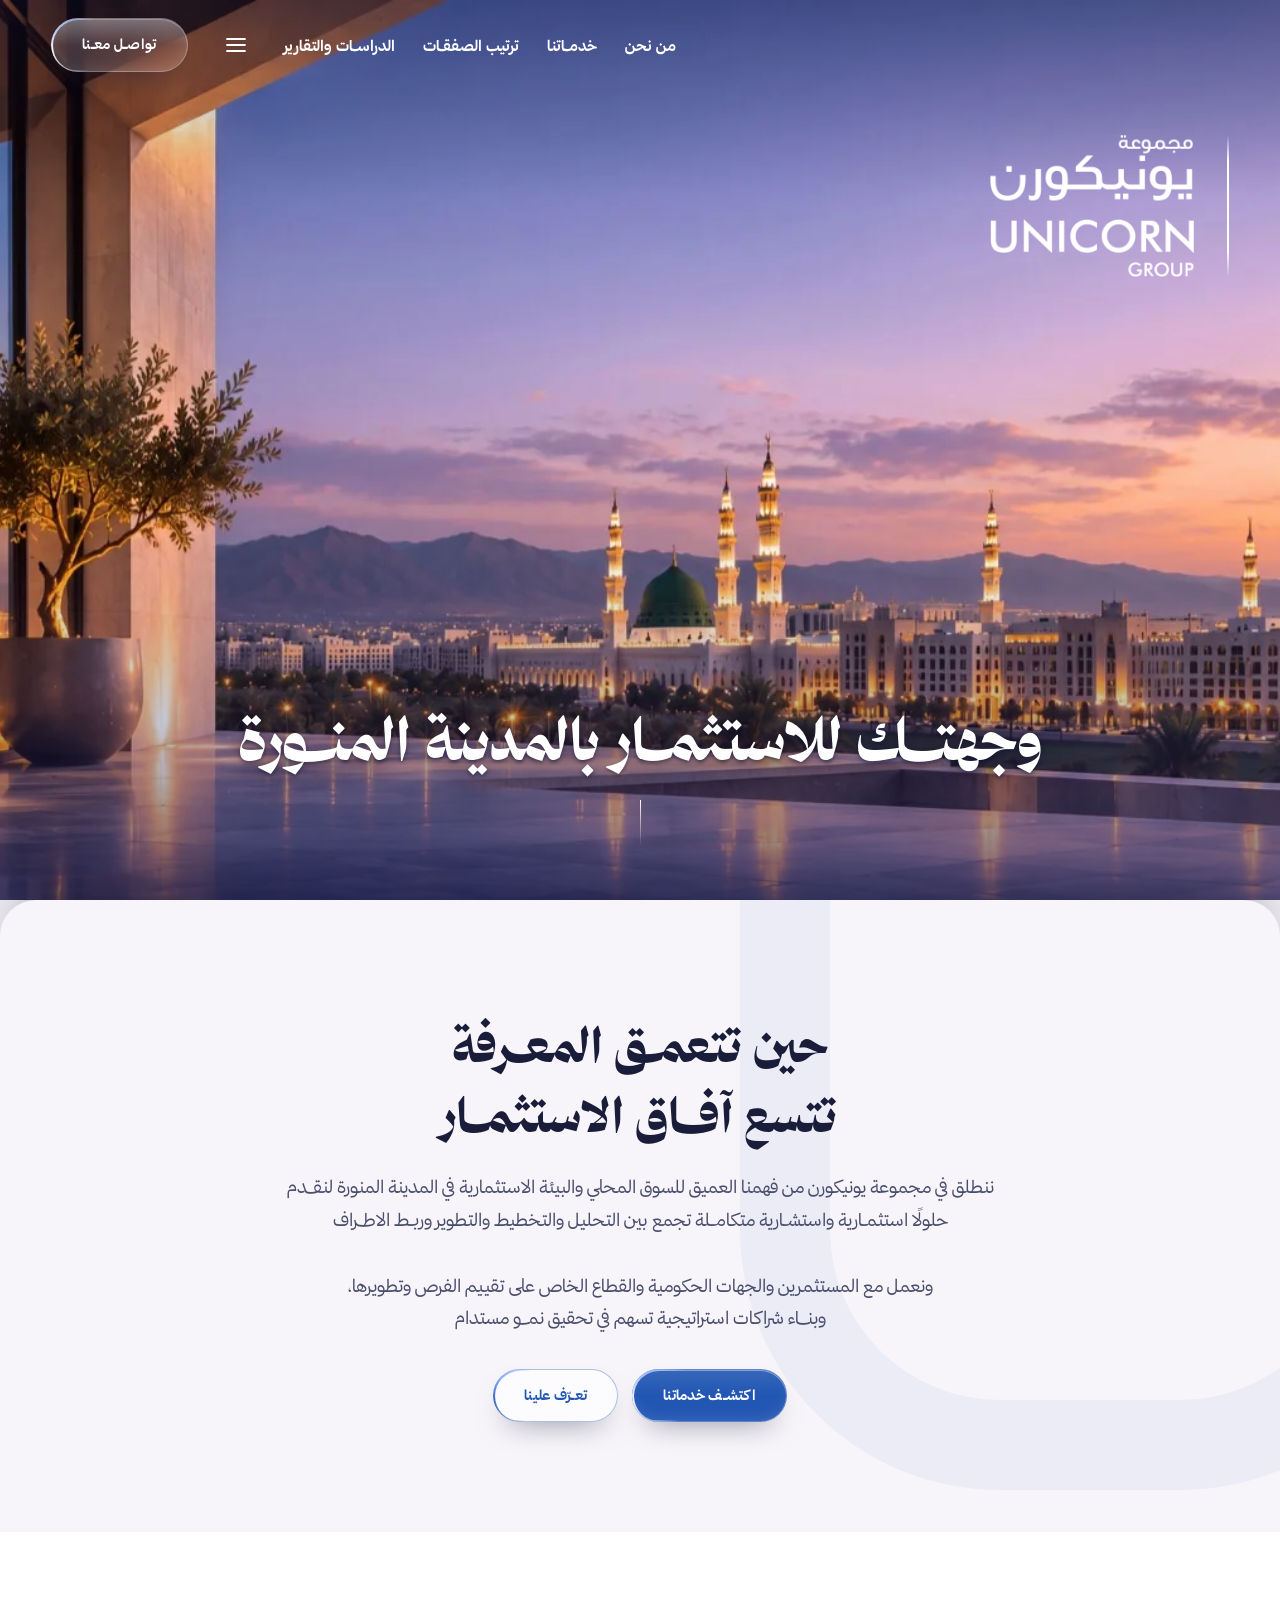
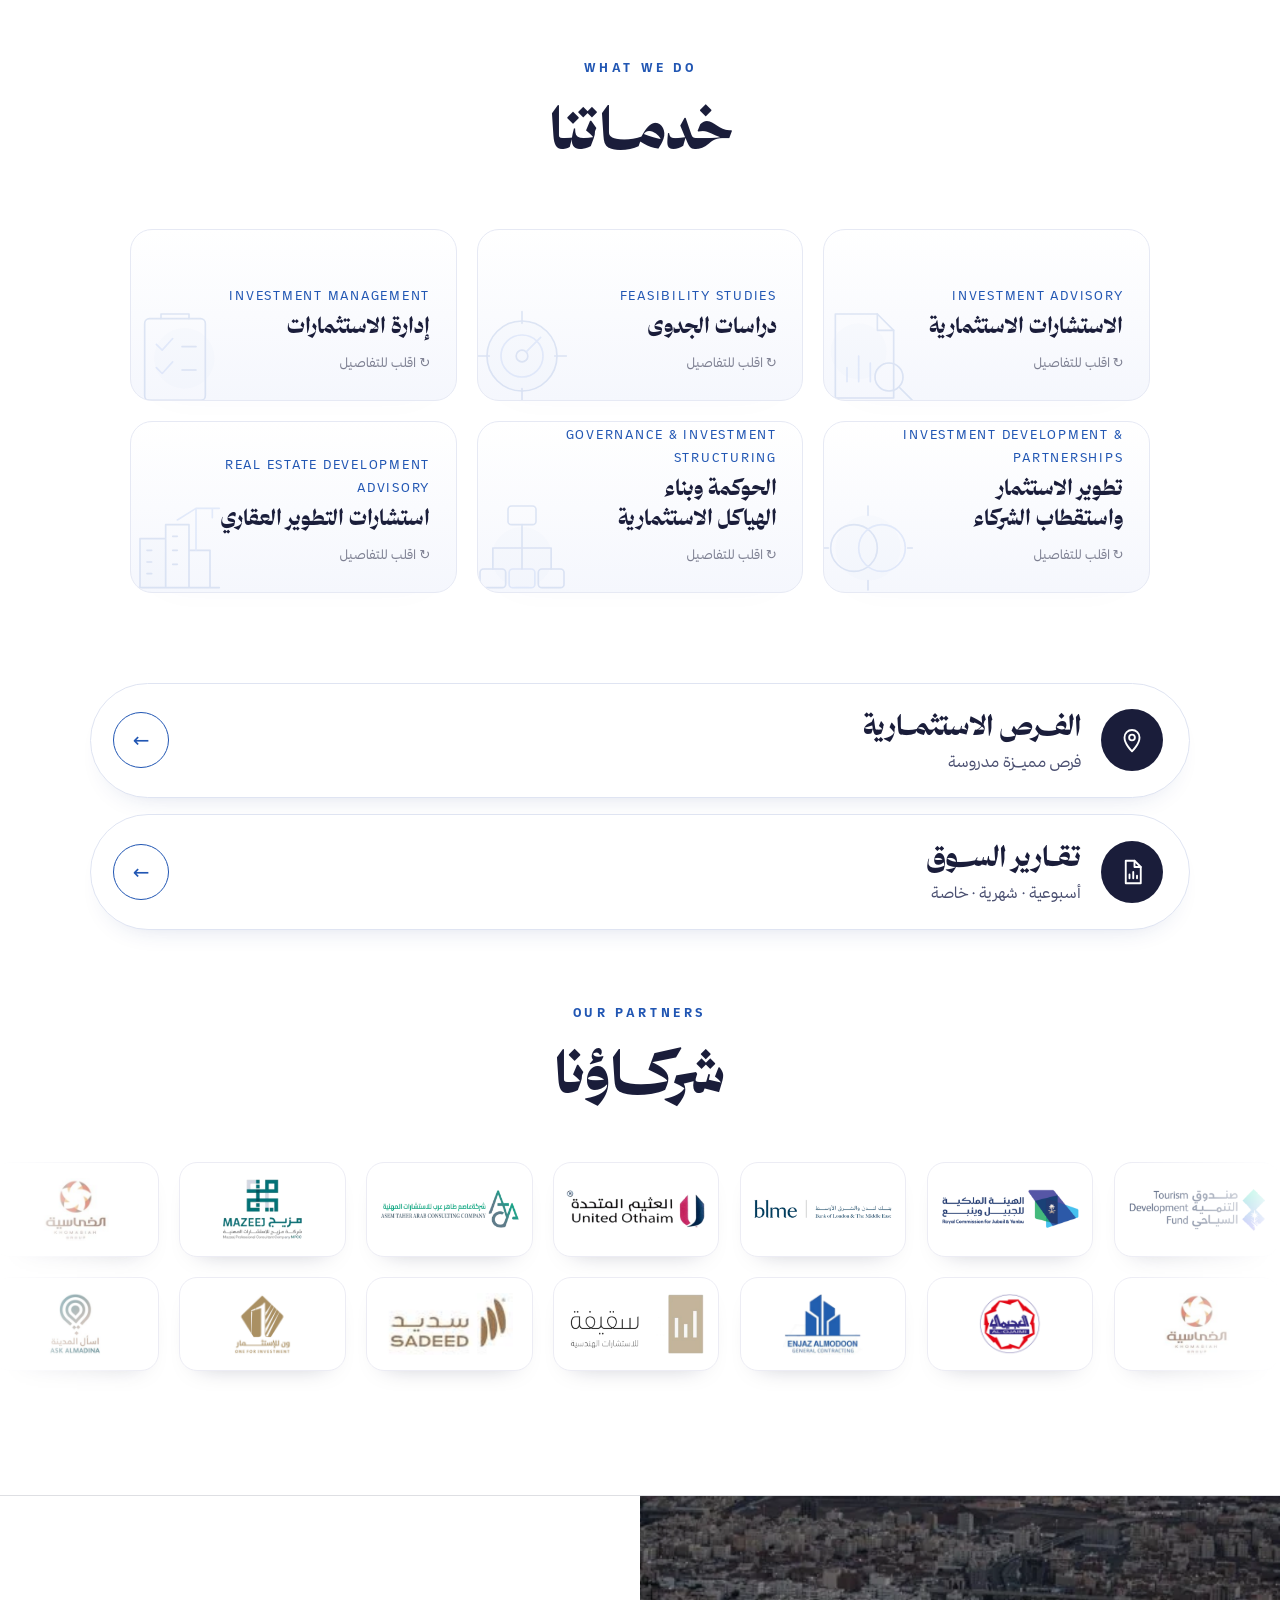
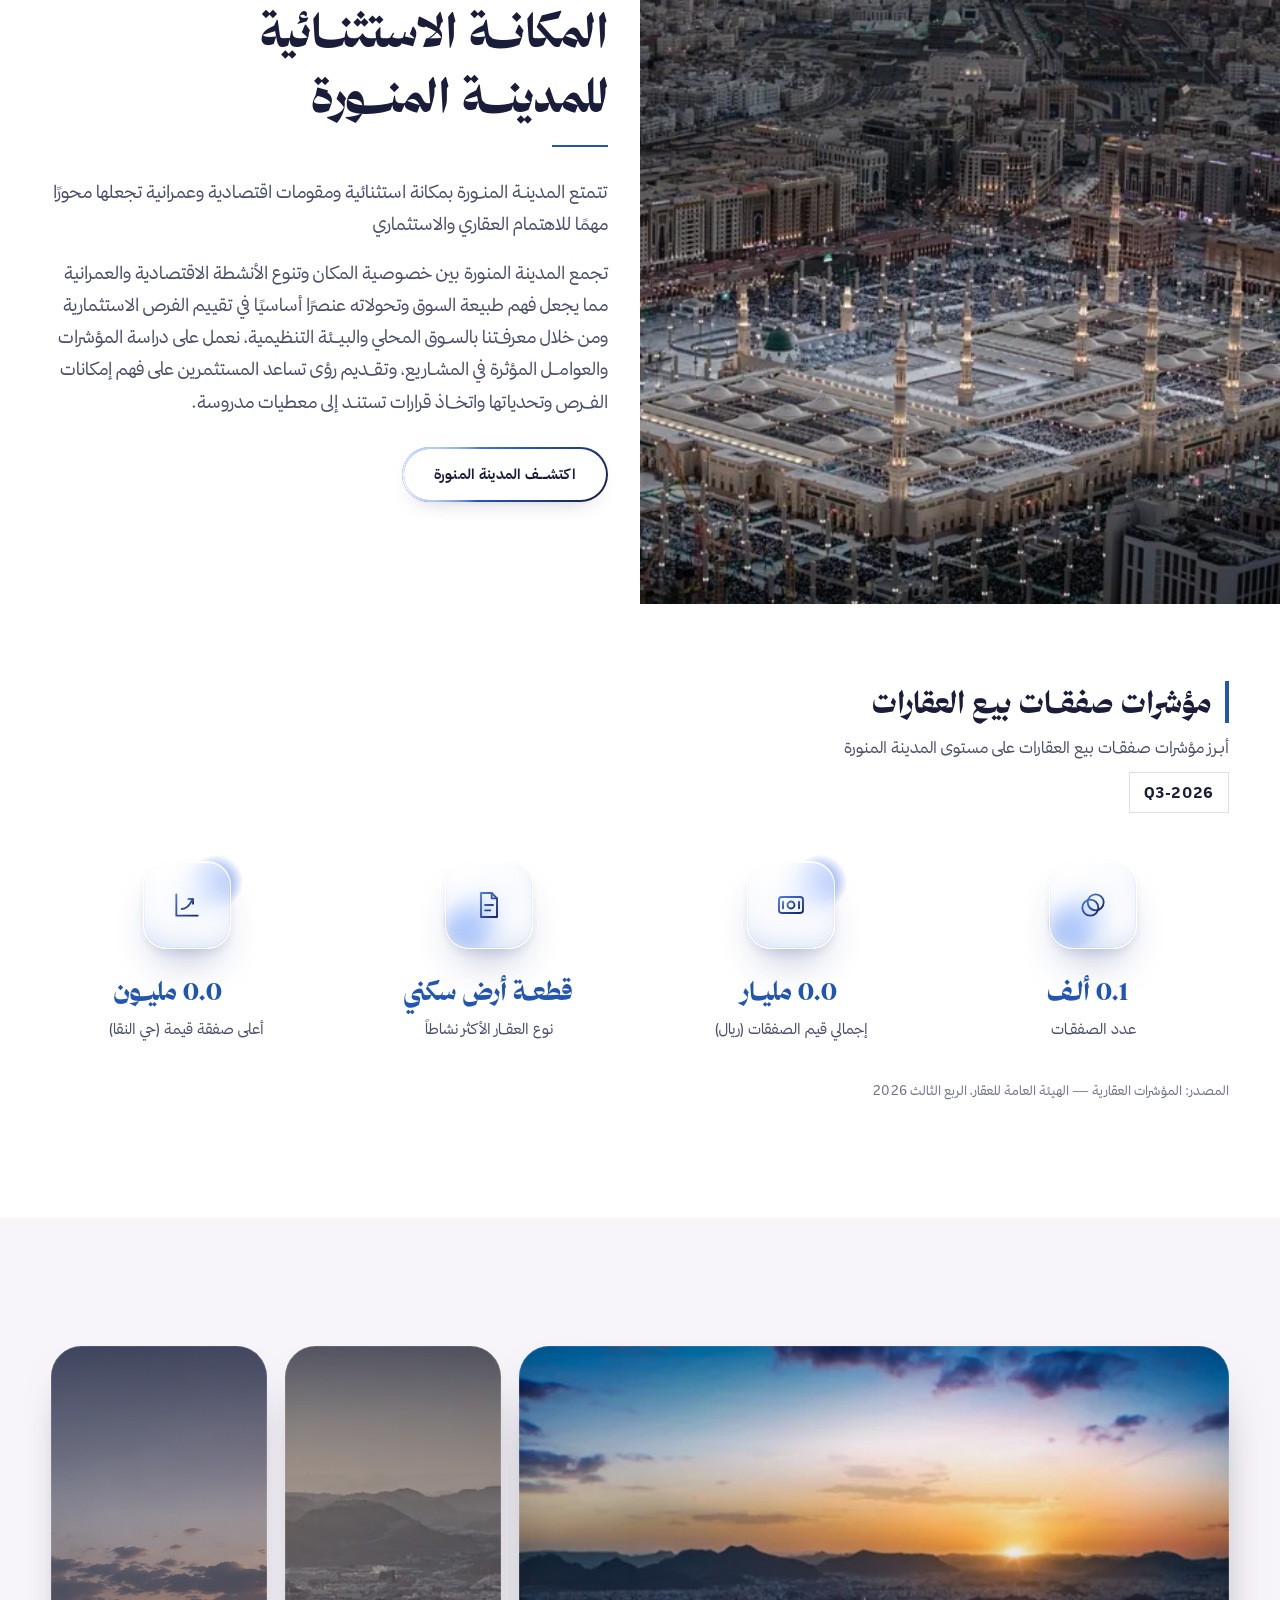
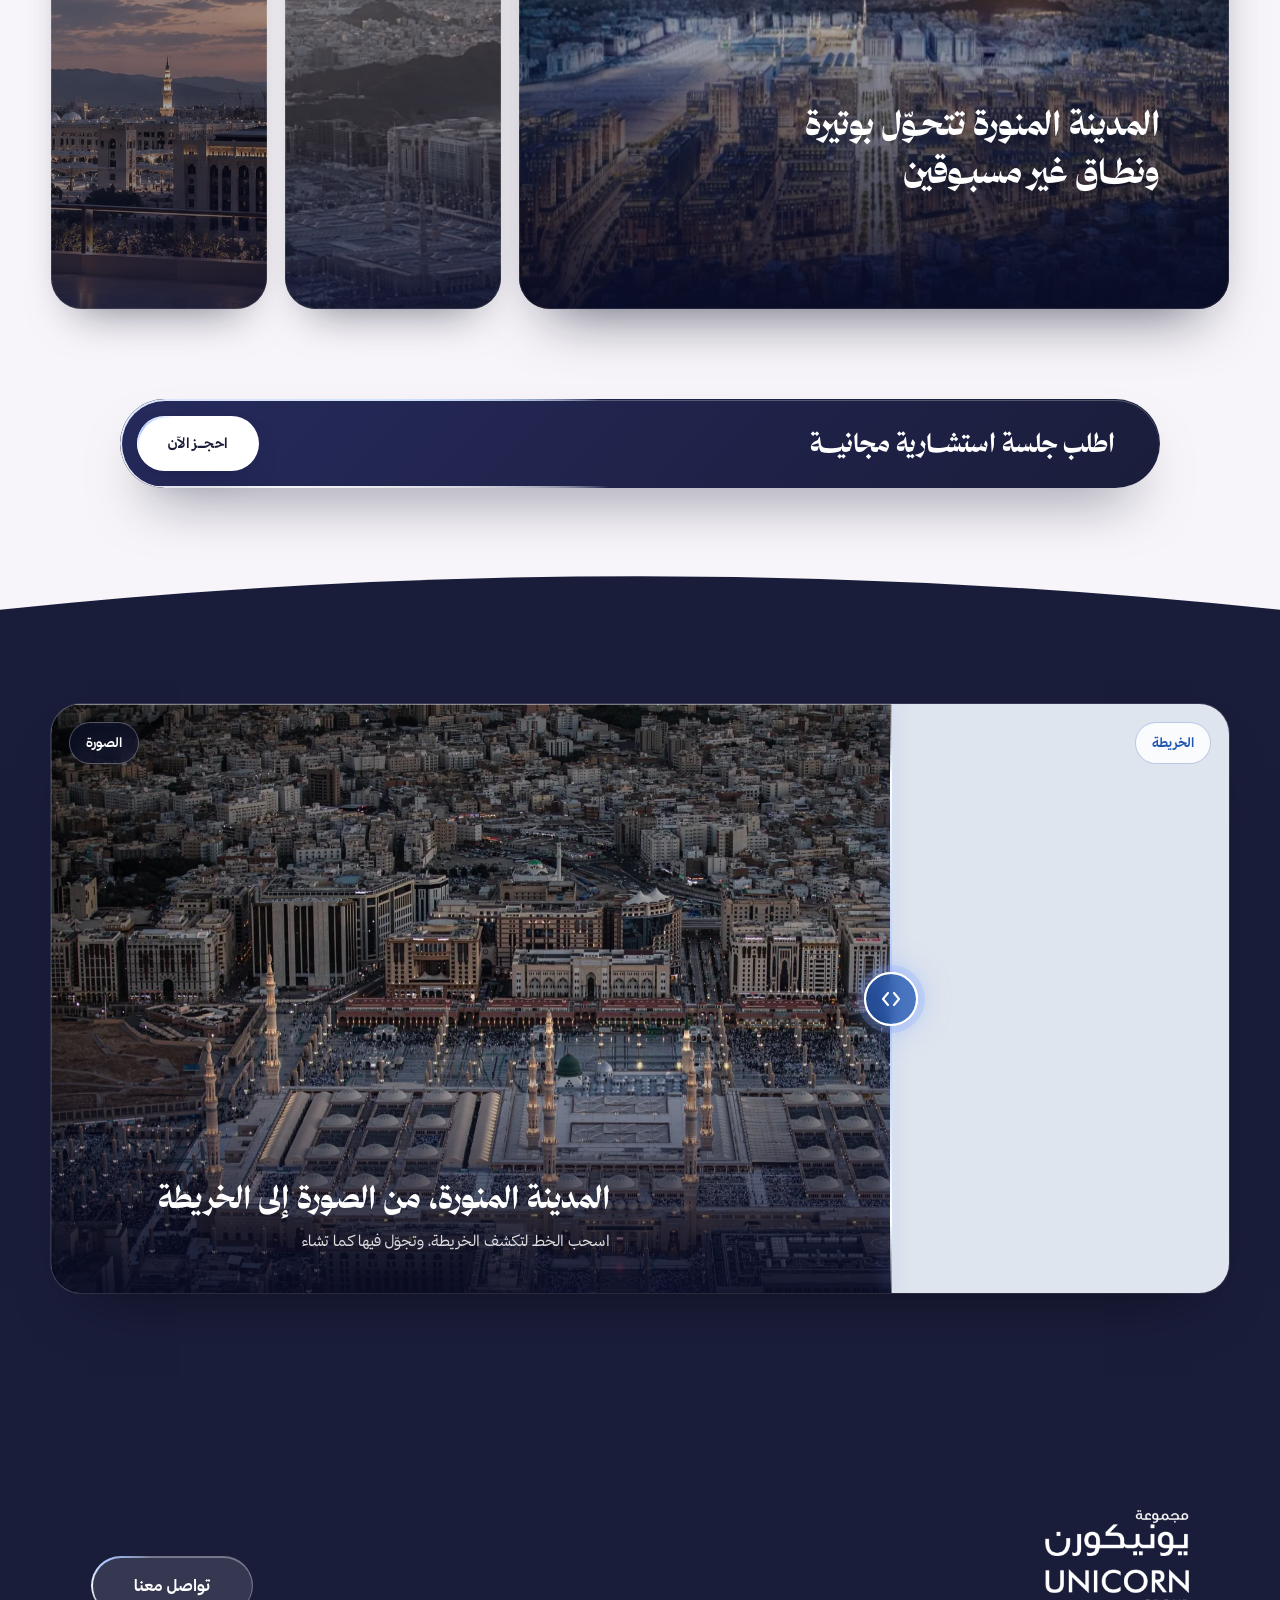
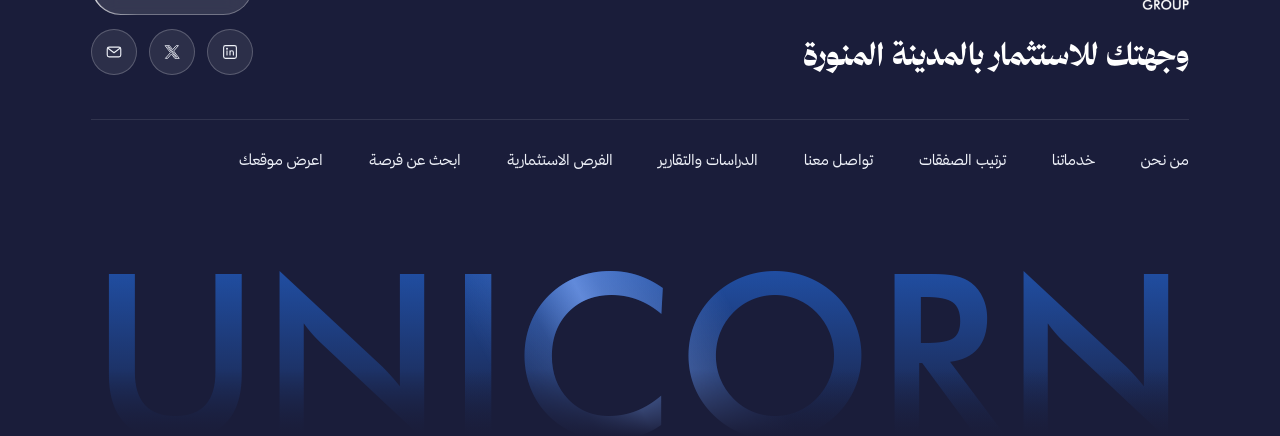
<file: index.html>
<!doctype html>
<html lang="ar" dir="rtl"><head>
<meta charset="utf-8">
<meta name="viewport" content="width=device-width, initial-scale=1, viewport-fit=cover">
<title>Unicorn Group | مجموعة يونيكورن</title>
<meta name="description" content="وجهتك للاستثمار بالمدينة المنورة">
<link rel="canonical" href="https://sihamsaleh.github.io/unicorn-site/">
<meta name="robots" content="index, follow, max-image-preview:large">
<meta property="og:type" content="website">
<meta property="og:locale" content="ar_SA">
<meta property="og:site_name" content="مجموعة يونيكورن">
<meta property="og:title" content="Unicorn Group | مجموعة يونيكورن">
<meta property="og:description" content="وجهتك للاستثمار بالمدينة المنورة">
<meta property="og:url" content="https://sihamsaleh.github.io/unicorn-site/">
<meta property="og:image" content="https://sihamsaleh.github.io/unicorn-site/assets/img/og-logo.jpg">
<meta property="og:image:width" content="1200">
<meta property="og:image:height" content="630">
<meta property="og:image:alt" content="شعار مجموعة يونيكورن">
<meta name="twitter:card" content="summary_large_image">
<meta name="twitter:site" content="@unicorn_1sa">
<link rel="alternate" type="text/markdown" title="llms.txt" href="https://sihamsaleh.github.io/unicorn-site/llms.txt">
<script type="application/ld+json">{"@context": "https://schema.org", "@graph": [{"@type": ["Organization", "ProfessionalService"], "@id": "https://sihamsaleh.github.io/unicorn-site/#org", "name": "مجموعة يونيكورن للاستشارات والاستثمارات", "alternateName": ["Unicorn Group", "يونيكورن"], "url": "https://sihamsaleh.github.io/unicorn-site/", "logo": "https://sihamsaleh.github.io/unicorn-site/assets/img/logo-white.png", "image": "https://sihamsaleh.github.io/unicorn-site/assets/img/hero-1.jpg", "description": "جهة سعودية مقرّها المدينة المنورة متخصصة في سوق المدينة العقاري: تقارير أسبوعية وشهرية، واستشارات مالية واستراتيجية، واستشارات التطوير العقاري، والتقييم الصناعي", "email": "PR@unicorn.com.sa", "address": {"@type": "PostalAddress", "streetAddress": "8991 هانئ بن سعيد النخعي، المذينب", "addressLocality": "المدينة المنورة", "postalCode": "42381", "addressCountry": "SA"}, "areaServed": {"@type": "City", "name": "المدينة المنورة"}, "knowsAbout": ["سوق المدينة المنورة العقاري", "الاستشارات المالية", "دراسات الجدوى", "التطوير العقاري", "التقييم الصناعي"], "contactPoint": [{"@type": "ContactPoint", "contactType": "العلاقات العامة", "email": "PR@unicorn.com.sa"}], "sameAs": ["https://www.linkedin.com/company/unicorn-ksa", "https://x.com/unicorn_1sa"]}, {"@type": "WebPage", "@id": "https://sihamsaleh.github.io/unicorn-site/", "url": "https://sihamsaleh.github.io/unicorn-site/", "name": "مجموعة يونيكورن", "description": "مجموعة يونيكورن - وجهتك للاستثمار بالمدينة المنورة", "inLanguage": "ar", "isPartOf": {"@id": "https://sihamsaleh.github.io/unicorn-site/#site"}, "about": {"@id": "https://sihamsaleh.github.io/unicorn-site/#org"}}, {"@type": "WebSite", "@id": "https://sihamsaleh.github.io/unicorn-site/#site", "url": "https://sihamsaleh.github.io/unicorn-site/", "name": "مجموعة يونيكورن", "inLanguage": "ar", "publisher": {"@id": "https://sihamsaleh.github.io/unicorn-site/#org"}}]}</script>
<link rel="preload" as="image" href="assets/img/hero-hd.webp" imagesrcset="assets/img/hero-hd-sm.webp 1280w, assets/img/hero-hd.webp 2560w" imagesizes="100vw">
<link rel="stylesheet" href="assets/css/site.css?v=20261127012253">
</head>
<body class="home">
<a class="skip" href="#top">انتقل إلى المحتوى</a>
<header class="hdr" id="hdr">
  <div class="wrap">
    <a href="index.html" class="logo" aria-label="مجموعة يونيكورن — الرئيسية"></a>
    <nav class="nav" aria-label="القائمة الرئيسية">
      <a class="navlink" href="about.html">من نحن</a><a class="navlink" href="services.html">خدمـاتنا</a><a class="navlink" href="deal-arrangement.html">ترتيب الصفقـات</a><a class="navlink" href="reports.html">الدراسـات والتقارير</a><div class="dd nav-more"><button class="navlink" type="button" aria-expanded="false" aria-haspopup="true" aria-label="المزيد"><svg viewBox="0 0 22 16" aria-hidden="true"><path d="M2 2h18M2 8h18M2 14h18" fill="none" stroke="currentColor" stroke-width="1.8" stroke-linecap="round"></path></svg></button><ul><li><a href="madinah.html">عن المدينة المنورة</a></li><li><a href="opportunities.html">الفرص الاستثمارية</a></li><li><a href="find-opportunity.html">ابحث عن فرصة</a></li></ul></div>
      <a href="contact.html" class="btn btn-light">تواصـل معـنا</a>
      <button class="burger" id="burger" aria-label="فتح القائمة" aria-expanded="false"><span></span><span></span></button>
    </nav>
  </div>
</header>
<div class="mnav" id="mnav">
  <div><h5>MENU</h5><a href="index.html" aria-current="page">الرئيسية</a><a href="about.html">من نحن</a><a href="services.html">خدماتنا</a><a href="madinah.html">عن المدينة المنورة</a><a href="deal-arrangement.html">ترتيب الصفقات</a><a href="reports.html">الدراسات والتقارير</a><a href="opportunities.html">الفرص الاستثمارية</a><a href="find-opportunity.html">ابحث عن فرصة استثمارية</a></div>
  <div><a href="contact.html" class="btn btn-light" style="font-size:15px">تواصل معنا</a></div>
</div>

<main id="top" tabindex="-1">
  <!-- Hero -->
  <section class="hero" aria-label="مجموعة يونيكورن">
    <picture>
      <source media="(max-width:760px)" srcset="assets/img/hero-m-sm.webp 898w, assets/img/hero-m.webp 1500w" sizes="130vw">
      <img src="assets/img/hero-hd.webp" srcset="assets/img/hero-hd-sm.webp 1280w, assets/img/hero-hd.webp 2560w" sizes="100vw" fetchpriority="high" alt="إطلالة غروب بانورامية على المسجد النبوي والجبال من شرفة فاخرة">
    </picture>
    <div class="hero-mobile-title">
      <span class="sep" aria-hidden="true"></span>
      <span class="logo" role="img" aria-label="مجموعة يونيكورن"></span>
    </div>
    <div class="hero-cap">
      <p class="shiny"><span><i class="w" style="--i:0">وجهتــك</i> <i class="w" style="--i:1">للاستثمـار</i><br class="m-br"> <i class="w" style="--i:2">بالمدينة</i> <i class="w" style="--i:3">المنــورة</i></span></p>
      <span class="scroll-cue" aria-hidden="true"></span>
    </div>
  </section>

  <!-- Intro band + stats -->
  <section class="band">
    <div class="wrap">
      <div class="intro rv">
        <h1>حين تتعمـق المعـرفة<br> تتسع آفــاق الاستثمـار</h1>
        <p>ننطلق في مجموعة يونيكورن من فهمنا العميق للسوق المحلي والبيئة الاستثمارية في المدينة المنورة لنقــدم حلولًا استثمـارية واستشـارية متكامــلة تجمع بين التحليل والتخطيط والتطوير وربــط الاطــراف</p>
        <p>ونعمل مع المستثمرين والجهات الحكومية والقطاع الخاص على تقييم الفرص وتطويرها،<br>وبنـــاء شراكات استراتيجية تسهم في تحقيق نمـــو مستدام</p>
        <div class="intro-btns"><a href="services.html" class="btn btn-light">اكتشـف خدماتنا</a><a href="about.html" class="btn btn-line">تعـرّف علينا</a></div>
      </div>
    </div>
  </section>

  <!-- Services -->
  <section class="sec svc-home">
    <div class="wrap">
      <h2 class="sec-title rv"><small>WHAT WE DO</small>خدمـاتنا</h2>
      <div class="flips">
        <a class="flipc" href="services.html#investment"><div class="flipc-in">
          <div class="flipc-f"><span class="flipc-ic"><svg viewBox="0 0 96 96"><circle class="dt" cx="40" cy="44" r="24"></circle><path d="M20 12h36l14 14v58H20z"></path><path d="M56 12v14h14"></path><path class="ac" d="M30 70V58M40 70V48M50 70V54"></path><circle cx="66" cy="66" r="12"></circle><path d="M75 75l11 11"></path></svg></span><div><span class="flipc-en">Investment Advisory</span><h3>الاستشارات الاستثمارية</h3></div><span class="flipc-hint">↻ اقلب للتفاصيل</span></div>
          <div class="flipc-b"><h3>الاستشارات الاستثمارية</h3><ul><li>تحليل السوق وتحديد الفرص الاستثمارية</li><li>تقييم المشاريع والفرص الاستثمارية</li></ul><span class="flipc-go">اعرف أكثر</span></div>
        </div></a>
        <a class="flipc" href="services.html#feasibility"><div class="flipc-in">
          <div class="flipc-f"><span class="flipc-ic"><svg viewBox="0 0 96 96"><circle class="dt" cx="48" cy="48" r="30"></circle><circle cx="48" cy="48" r="30"></circle><circle class="ac" cx="48" cy="48" r="18"></circle><circle cx="48" cy="48" r="5"></circle><path d="M48 10v10M48 76v10M10 48h10M76 48h10"></path><path class="ac" d="M64 32 52 44"></path></svg></span><div><span class="flipc-en">Feasibility Studies</span><h3>دراسات الجدوى</h3></div><span class="flipc-hint">↻ اقلب للتفاصيل</span></div>
          <div class="flipc-b"><h3>دراسات الجدوى</h3><ul><li>دراسة السوق وتحليل الطلب</li><li>إعداد الدراسات الاقتصادية والمالية والتشغيلية</li></ul><span class="flipc-go">اعرف أكثر</span></div>
        </div></a>
        <a class="flipc" href="services.html#management"><div class="flipc-in">
          <div class="flipc-f"><span class="flipc-ic"><svg viewBox="0 0 96 96"><circle class="dt" cx="56" cy="50" r="26"></circle><rect x="22" y="16" width="52" height="70" rx="4"></rect><path d="M36 16v-4h24v4"></path><path class="ac" d="M32 38l5 5 9-10M32 58l5 5 9-10"></path><path d="M54 40h12M54 60h12"></path></svg></span><div><span class="flipc-en">Investment Management</span><h3>إدارة الاستثمارات</h3></div><span class="flipc-hint">↻ اقلب للتفاصيل</span></div>
          <div class="flipc-b"><h3>إدارة الاستثمارات</h3><ul><li>متابعة أداء الاستثمارات وفق الأهداف ومؤشرات الأداء المحددة</li><li>مراجعة خطط التنفيذ ومتابعة التقدم</li></ul><span class="flipc-go">اعرف أكثر</span></div>
        </div></a>
        <a class="flipc" href="services.html#partners"><div class="flipc-in">
          <div class="flipc-f"><span class="flipc-ic"><svg viewBox="0 0 96 96"><circle class="dt" cx="48" cy="48" r="28"></circle><circle cx="36" cy="48" r="20"></circle><circle class="ac" cx="60" cy="48" r="20"></circle><path d="M48 12v8M48 76v8M14 48h-4M86 48h-4"></path></svg></span><div><span class="flipc-en">Investment Development &amp; Partnerships</span><h3>تطوير الاستثمار واستقطاب الشركاء</h3></div><span class="flipc-hint">↻ اقلب للتفاصيل</span></div>
          <div class="flipc-b"><h3>تطوير الاستثمار واستقطاب الشركاء</h3><ul><li>تطوير الفرص الاستثمارية وتهيئتها للطرح على المستثمرين</li><li>استقطاب المستثمرين المحليين والدوليين ودعم دخولهم إلى السوق السعودي</li></ul><span class="flipc-go">اعرف أكثر</span></div>
        </div></a>
        <a class="flipc" href="services.html#governance"><div class="flipc-in">
          <div class="flipc-f"><span class="flipc-ic"><svg viewBox="0 0 96 96"><circle class="dt" cx="48" cy="56" r="26"></circle><rect x="36" y="12" width="24" height="16" rx="3"></rect><rect x="12" y="66" width="22" height="16" rx="3"></rect><rect class="ac" x="37" y="66" width="22" height="16" rx="3"></rect><rect x="62" y="66" width="22" height="16" rx="3"></rect><path d="M48 28v20M23 66V48h50v18M48 48v18"></path></svg></span><div><span class="flipc-en">Governance &amp; Investment Structuring</span><h3>الحوكمة وبناء الهياكل الاستثمارية</h3></div><span class="flipc-hint">↻ اقلب للتفاصيل</span></div>
          <div class="flipc-b"><h3>الحوكمة وبناء الهياكل الاستثمارية</h3><ul><li>هيكلة الإدارات والفرق التنظيمية في القطاع الاستثماري والعقاري</li><li>تطوير السياسات والإجراءات المؤسسية</li></ul><span class="flipc-go">اعرف أكثر</span></div>
        </div></a>
        <a class="flipc" href="services.html#realestate"><div class="flipc-in">
          <div class="flipc-f"><span class="flipc-ic"><svg viewBox="0 0 96 96"><rect class="dt" x="18" y="40" width="22" height="42"></rect><path d="M10 82h76M18 82V40h22v42M40 82V28h20v54M60 82V50h18v32"></path><path class="ac" d="M66 14v36M66 14h20M66 14 50 24M80 14v8"></path><path d="M24 50h4M24 60h4M24 70h4M46 38h4M46 50h4M46 62h4"></path></svg></span><div><span class="flipc-en">Real Estate Development Advisory</span><h3>استشارات التطوير العقاري</h3></div><span class="flipc-hint">↻ اقلب للتفاصيل</span></div>
          <div class="flipc-b"><h3>استشارات التطوير العقاري</h3><ul><li>تحليل الموقع والسوق والطلب للمشاريع العقارية</li><li>دراسة الجدوى الاقتصادية والمالية والتشغيلية للمشاريع العقارية</li></ul><span class="flipc-go">اعرف أكثر</span></div>
        </div></a>
      </div>
    </div>
  </section>

  <!-- Find -->
  <section class="sec" id="find">
    <div class="wrap">
      <div class="pills">
        <a href="opportunities.html" class="pill"><span class="pl"><span class="pi"><svg viewBox="0 0 24 24"><path d="M12 21s-6-5.6-6-11a6 6 0 0 1 12 0c0 5.4-6 11-6 11z"></path><circle cx="12" cy="10" r="2.3"></circle></svg></span><span><h3>الفــرص الاستثمـارية</h3><span class="ps">فرص مميـــزة مدروسة&nbsp;</span></span></span><span class="pc">←</span></a>
        <a href="reports.html" class="pill"><span class="pl"><span class="pi"><svg viewBox="0 0 24 24"><path d="M7 3h7l5 5v13H7z"></path><path d="M14 3v5h5"></path><path d="M10 17v-3M13 17v-5M16 17v-2"></path></svg></span><span><h3>تقـارير الســـوق</h3><span class="ps">أسبوعية · شهرية · خاصة</span></span></span><span class="pc">←</span></a>
      </div>

    </div>
  </section>

  <!-- Partners -->
  <section class="partners" aria-labelledby="partners-title">
    <div class="wrap"><h2 class="sec-title rv" id="partners-title"><small>OUR PARTNERS</small>شركــاؤنا</h2></div>
    <div class="pt-row"><div class="pt-track"><div class="pt-logo"><img src="assets/img/partners/tdf.png" alt="صندوق التنمية السياحي" decoding="async" loading="lazy"></div><div class="pt-logo"><img src="assets/img/partners/rcjy.png" alt="الهيئة الملكية للجبيل وينبع" decoding="async" loading="lazy"></div><div class="pt-logo"><img src="assets/img/partners/blme.png" alt="بنك لندن والشرق الأوسط" decoding="async" loading="lazy"></div><div class="pt-logo"><img src="assets/img/partners/othaim.png" alt="العثيم المتحدة" decoding="async" loading="lazy"></div><div class="pt-logo"><img src="assets/img/partners/asem.png" alt="عاصم طاهر عرب للاستشارات المهنية" decoding="async" loading="lazy"></div><div class="pt-logo"><img src="assets/img/partners/mazeej.png" alt="مزيج للاستشارات المهنية" decoding="async" loading="lazy"></div><div class="pt-logo"><img src="assets/img/partners/khomasiah.png" alt="مجموعة الخماسية" decoding="async" loading="lazy"></div><div class="pt-logo" aria-hidden="true"><img src="assets/img/partners/tdf.png" alt="" decoding="async" loading="lazy"></div><div class="pt-logo" aria-hidden="true"><img src="assets/img/partners/rcjy.png" alt="" decoding="async" loading="lazy"></div><div class="pt-logo" aria-hidden="true"><img src="assets/img/partners/blme.png" alt="" decoding="async" loading="lazy"></div><div class="pt-logo" aria-hidden="true"><img src="assets/img/partners/othaim.png" alt="" decoding="async" loading="lazy"></div><div class="pt-logo" aria-hidden="true"><img src="assets/img/partners/asem.png" alt="" decoding="async" loading="lazy"></div><div class="pt-logo" aria-hidden="true"><img src="assets/img/partners/mazeej.png" alt="" decoding="async" loading="lazy"></div><div class="pt-logo" aria-hidden="true"><img src="assets/img/partners/khomasiah.png" alt="" decoding="async" loading="lazy"></div><div class="pt-logo" aria-hidden="true"><img src="assets/img/partners/tdf.png" alt="" decoding="async" loading="lazy"></div><div class="pt-logo" aria-hidden="true"><img src="assets/img/partners/rcjy.png" alt="" decoding="async" loading="lazy"></div><div class="pt-logo" aria-hidden="true"><img src="assets/img/partners/blme.png" alt="" decoding="async" loading="lazy"></div><div class="pt-logo" aria-hidden="true"><img src="assets/img/partners/othaim.png" alt="" decoding="async" loading="lazy"></div><div class="pt-logo" aria-hidden="true"><img src="assets/img/partners/asem.png" alt="" decoding="async" loading="lazy"></div><div class="pt-logo" aria-hidden="true"><img src="assets/img/partners/mazeej.png" alt="" decoding="async" loading="lazy"></div><div class="pt-logo" aria-hidden="true"><img src="assets/img/partners/khomasiah.png" alt="" decoding="async" loading="lazy"></div></div></div>
    <div class="pt-row pt-rev"><div class="pt-track"><div class="pt-logo"><img src="assets/img/partners/khomasiah.png" alt="مجموعة الخماسية" decoding="async" loading="lazy"></div><div class="pt-logo"><img src="assets/img/partners/ojaimi.png" alt="العجيمي" decoding="async" loading="lazy"></div><div class="pt-logo"><img src="assets/img/partners/enjaz.png" alt="إنجاز المدن للمقاولات العامة" decoding="async" loading="lazy"></div><div class="pt-logo"><img src="assets/img/partners/saqifa.png" alt="سقيفة للاستشارات الهندسية" decoding="async" loading="lazy"></div><div class="pt-logo"><img src="assets/img/partners/sadeed.png" alt="سديد" decoding="async" loading="lazy"></div><div class="pt-logo"><img src="assets/img/partners/one.png" alt="ون للاستثمار" decoding="async" loading="lazy"></div><div class="pt-logo"><img src="assets/img/partners/askmadina.png" alt="اسأل المدينة" decoding="async" loading="lazy"></div><div class="pt-logo" aria-hidden="true"><img src="assets/img/partners/khomasiah.png" alt="" decoding="async" loading="lazy"></div><div class="pt-logo" aria-hidden="true"><img src="assets/img/partners/ojaimi.png" alt="" decoding="async" loading="lazy"></div><div class="pt-logo" aria-hidden="true"><img src="assets/img/partners/enjaz.png" alt="" decoding="async" loading="lazy"></div><div class="pt-logo" aria-hidden="true"><img src="assets/img/partners/saqifa.png" alt="" decoding="async" loading="lazy"></div><div class="pt-logo" aria-hidden="true"><img src="assets/img/partners/sadeed.png" alt="" decoding="async" loading="lazy"></div><div class="pt-logo" aria-hidden="true"><img src="assets/img/partners/one.png" alt="" decoding="async" loading="lazy"></div><div class="pt-logo" aria-hidden="true"><img src="assets/img/partners/askmadina.png" alt="" decoding="async" loading="lazy"></div><div class="pt-logo" aria-hidden="true"><img src="assets/img/partners/khomasiah.png" alt="" decoding="async" loading="lazy"></div><div class="pt-logo" aria-hidden="true"><img src="assets/img/partners/ojaimi.png" alt="" decoding="async" loading="lazy"></div><div class="pt-logo" aria-hidden="true"><img src="assets/img/partners/enjaz.png" alt="" decoding="async" loading="lazy"></div><div class="pt-logo" aria-hidden="true"><img src="assets/img/partners/saqifa.png" alt="" decoding="async" loading="lazy"></div><div class="pt-logo" aria-hidden="true"><img src="assets/img/partners/sadeed.png" alt="" decoding="async" loading="lazy"></div><div class="pt-logo" aria-hidden="true"><img src="assets/img/partners/one.png" alt="" decoding="async" loading="lazy"></div><div class="pt-logo" aria-hidden="true"><img src="assets/img/partners/askmadina.png" alt="" decoding="async" loading="lazy"></div></div></div>
  </section>

  <!-- Madinah -->
  <section class="madinah block">
    <div class="mz-row">
    <figure class="mz-bleed" aria-hidden="true"><img src="assets/img/madinah-6.webp?v=c1" srcset="assets/img/madinah-6-sm.webp?v=c1 900w, assets/img/madinah-6.webp?v=c1 2000w" sizes="(max-width:860px) 100vw, 50vw" alt="" loading="lazy"></figure>
    <div class="wrap split mz">
      <div class="mz-text">
      <h2 class="h2 rv">المكانــة الاستثنـائية للمدينــة المنـــورة</h2>
      <div class="prose" data-magic="">
        <p>تتمتع المدينـة المنــورة بمكانة استثنائية ومقومات اقتصادية وعمرانية تجعلها محورًا مهمًا للاهتمام العقاري والاستثماري</p>
        <p>تجمع المدينة المنورة بين خصوصية المكان وتنوع الأنشطة الاقتصادية والعمرانية مما يجعل فهم طبيعة السوق وتحولاته عنصرًا أساسيًا في تقييم الفرص الاستثمارية ومن خلال معرفــتنا بالســوق المحلي والبيــئة التنظيمية، نعمل على دراسة المؤشرات والعوامــل المؤثرة في المشـاريع، وتقــديم رؤى تساعد المستثمرين على فهم إمكانات الفــرص وتحدياتها واتخـــاذ قرارات تستنـد إلى معطيات مدروسة.</p>
        <a href="madinah.html" class="btn btn-ink">اكتشــف المدينة المنورة</a>
      </div>
</div>
    </div>
    </div>
    <div class="wrap kpis" id="kpis">
      <svg width="0" height="0" style="position:absolute" aria-hidden="true"><defs><linearGradient id="kgrad" x1="0" y1="0" x2="1" y2="1"><stop offset="0" stop-color="#4a7be0"></stop><stop offset="1" stop-color="#16246b"></stop></linearGradient></defs></svg>
      <div class="kpis-head">
        <h3>مؤشرات صفقـات بيـع العقارات</h3>
        <p>أبـرز مؤشرات صفقـات بيع العقارات على مستوى المدينة المنورة</p>
        <span class="period">Q3-2026</span>
      </div>
      <ul>
          <li style="--i:1"><span class="ki" aria-hidden="true"><svg viewBox="0 0 24 24"><circle cx="10" cy="14" r="6"></circle><circle cx="14" cy="10" r="6"></circle></svg></span><b><span class="n">3.2</span> ألـف</b><span>عدد الصفقـات</span></li>
          <li style="--i:2"><span class="ki" aria-hidden="true"><svg viewBox="0 0 24 24"><rect x="3" y="6" width="18" height="12" rx="2"></rect><circle cx="12" cy="12" r="2.6"></circle><path d="M6 9.5v5M18 9.5v5"></path></svg></span><b><span class="n">5.8</span> مليـار</b><span>إجمالي قيم الصفقات (ريال)</span></li>
          <li style="--i:3"><span class="ki" aria-hidden="true"><svg viewBox="0 0 24 24"><path d="M6 3h8l4 4v14H6z"></path><path d="M14 3v4h4M9 12h6M9 16h4"></path></svg></span><b class="t">قطعـة أرض سكني</b><span>نوع العقــار الأكثر نشاطاً</span></li>
          <li style="--i:4"><span class="ki" aria-hidden="true"><svg viewBox="0 0 24 24"><path d="M4 4v16h16"></path><path d="M8 15c3 0 6-2.5 8-7"></path><path d="M13 7.5h3.5V11"></path></svg></span><b><span class="n">452.5</span> مليــون</b><span>أعلى صفقة قيمة (حي النقا)</span></li>
      </ul>
      <p class="src">المصدر: المؤشرات العقارية — الهيئة العامة للعقار، الربع الثالث <span class="n">2026</span></p>
    </div>
  </section>

  <!-- Opportunity -->
  <section class="sec" id="opportunity">
    <div class="wrap">
      <div class="opps">
        <a href="madinah.html" class="card rv on">
          <img src="assets/img/aerial.webp" srcset="assets/img/aerial-sm.webp 836w, assets/img/aerial.webp 1672w" sizes="(max-width:760px) 100vw, 33vw" alt="" loading="lazy" style="object-position:50% 55%">
          <div class="body">
            <h3>المدينة المنورة تتحـوّل بوتيرة<br>ونطـاق غير مسبـوقين</h3>
            <p>مشاريع كــبرى وبنية تحتية متسارعة تعيد رسم خريطة الطلب العقاري في المدينة المنورة</p>
            <span class="more">اكتشف المزيد</span>
          </div>
        </a>
        <a href="reports.html" class="card rv d1">
          <img src="assets/img/madinah-2.webp?v=c1" srcset="assets/img/madinah-2-sm.webp?v=c1 900w, assets/img/madinah-2.webp?v=c1 2000w" sizes="(max-width:760px) 100vw, 60vw" alt="" loading="lazy" style="object-position:55% 70%">
          <div class="body">
            <h3>بيانات تساعدك على اتخاذ القرار</h3>
            <p>توصيات مبنية على قراءة دقيقة للأسعار والطلب والعرض في كل حي</p>
            <span class="more">اكتشف المزيد</span>
          </div>
        </a>
        <a href="book-a-free-consultation.html" class="card rv d2">
          <img src="assets/img/terrace.webp" alt="" loading="lazy" style="object-position:96% 60%">
          <div class="body">
            <h3>نرافقك قبل أن يتحرّك السوق</h3>
            <p>شراكة طويلة المدى من دراسة الفرصة حتى التنفيذ والمتابعة</p>
            <span class="more">اكتشف المزيد</span>
          </div>
        </a>
      </div>
    </div>
  </section>

  <!-- Free consultation CTA -->
  <section class="strip" id="consult-strip"><div class="wrap"><h2>اطلب جلسة استشــارية مجانيـــة</h2><a href="book-a-free-consultation.html" class="btn btn-light">احجــز الآن</a></div><a class="cs-m" href="book-a-free-consultation.html" aria-label="اطلب جلسة استشارية مجانية، احجز الآن"><h2>اطلب جلسة استشارية مجانية</h2><span class="cs-r" aria-hidden="true"><svg viewBox="0 0 24 24"><path d="M19 12H5M11 6l-6 6 6 6"/></svg></span></a></section>

  <!-- Dash pattern -->

  <div class="wave-div wave-navy arc-div" aria-hidden="true"><svg viewBox="0 0 400 80" preserveAspectRatio="none"><path d="M0 80V40Q200 -20 400 40V80Z" fill="#1a1d3a"></path></svg></div>

  <!-- Photo / map comparator -->
  <section class="sec cmp-sec" id="map">
    <div class="wrap">
      <div class="cmp" data-compare="" dir="ltr">
        <iframe class="cmp-map" title="خريطة المدينة المنورة من خرائط قوقل" loading="lazy" referrerpolicy="no-referrer-when-downgrade" src="https://maps.google.com/maps?q=24.4672,39.6112&amp;z=15&amp;hl=ar&amp;output=embed"></iframe>
        <div class="cmp-top">
          <img src="assets/img/madinah-4.webp?v=c1" srcset="assets/img/madinah-4-sm.webp?v=c1 900w, assets/img/madinah-4.webp?v=c1 2000w" sizes="(max-width:1320px) 100vw, 1320px" alt="المسجد النبوي والمنطقة المركزية من الجو" loading="lazy" draggable="false">
          <div class="cmp-cap" dir="rtl"><h3>المدينة المنورة، من الصورة إلى الخريطة</h3><span>اسحب الخط لتكشف الخريطة، وتجوّل فيها كما تشاء</span></div>
        </div>
        <span class="cmp-l a" aria-hidden="true">الصورة</span>
        <span class="cmp-l b" aria-hidden="true">الخريطة</span>
        <div class="cmp-div">
          <button class="cmp-handle" type="button" role="slider" aria-label="خط المقارنة بين الصورة والخريطة" aria-valuemin="0" aria-valuemax="100" aria-valuenow="70">
            <svg width="18" height="14" viewBox="0 0 18 14" fill="none" aria-hidden="true"><path d="M6 1 1 7l5 6M12 1l5 6-5 6" stroke="currentColor" stroke-width="2" stroke-linecap="round" stroke-linejoin="round"></path></svg>
          </button>
        </div>
      </div>
    </div>
  </section>

</main>
<footer class="bwf bwf-l6" data-in="false">
  <div class="mft"><span class="mft-stars" aria-hidden="true"><i style="top:6%;left:4%;animation-delay:0s"></i><i style="top:10%;left:18%;animation-delay:1.4s"></i><i style="top:47%;left:71%;animation-delay:2.1s"></i><i style="top:14%;left:32%;animation-delay:2.8s"></i><i style="top:51%;left:85%;animation-delay:3.5s"></i><i style="top:55%;left:7%;animation-delay:0.9s"></i><i style="top:59%;left:21%;animation-delay:2.3s"></i><i style="top:26%;left:74%;animation-delay:3s"></i><i style="top:63%;left:35%;animation-delay:3.7s"></i><i style="top:30%;left:88%;animation-delay:0.4s"></i></span><div class="mft-head"><span class="mft-logo" role="img" aria-label="مجموعة يونيكورن"></span><p class="mft-tg">وجهتك للاستثمار بالمدينة المنورة</p></div><nav class="mft-nav" aria-label="روابط مختصرة"><a href="about.html">من نحن</a><span class="mft-dot" aria-hidden="true"></span><a href="services.html">خدماتنا</a><a href="opportunities.html">الفرص الاستثمارية</a><span class="mft-dot" aria-hidden="true"></span><a href="deal-arrangement.html">ترتيب الصفقات</a></nav><div class="mft-soc"><a href="https://www.linkedin.com/company/unicorn-ksa" target="_blank" rel="noopener" aria-label="لينكدإن"><svg viewBox="0 0 24 24" aria-hidden="true"><rect x="3.5" y="3.5" width="17" height="17" rx="2.5"/><path d="M8 10.5V16M12 16v-5.5M12 13c0-1.6 1-2.6 2.4-2.6s2.1.9 2.1 2.4V16"/><circle cx="8" cy="7.7" r=".55" fill="currentColor"/></svg></a><a href="https://x.com/unicorn_1sa" target="_blank" rel="noopener" aria-label="إكس"><svg viewBox="0 0 24 24" aria-hidden="true" style="stroke-width:1.1"><path d="M17.6 3.5h2.9l-6.3 7.2 7.4 9.8h-5.8l-4.5-5.9-5.2 5.9H3.2l6.7-7.7L2.8 3.5h5.9l4.1 5.4 4.8-5.4Zm-1 15.3h1.6L7.9 5.1H6.2l10.4 13.7Z"/></svg></a><a href="mailto:PR@unicorn.com.sa" aria-label="البريد"><svg viewBox="0 0 24 24" aria-hidden="true"><rect x="3" y="5.5" width="18" height="13" rx="2.5"/><path d="m4 7 8 6 8-6"/></svg></a></div><svg class="mft-draw" viewBox="0 0 375 172" aria-hidden="true"><path pathLength="1000" d="M0 168 L61 168 L61 111.2 L58 111.2 L58 106.2 L62.4 106.2 L62.4 82.8 L59.4 82.8 L59.4 81.1 L63.9 77.8 L63.9 62.2 L61.5 62.2 L61.5 60.6 L65.1 58 L65.1 52.3 C63.9 47.3 66.6 39.5 70 35.9 L70 31 A3.2 3.2 0 1 0 70 24.6 A3.2 3.2 0 1 0 70 31 L70 35.9 C73.4 39.5 76.1 47.3 74.9 52.3 L74.9 58 L78.5 60.6 L78.5 62.2 L76.1 62.2 L76.1 77.8 L80.6 81.1 L80.6 82.8 L77.6 82.8 L77.6 106.2 L82 106.2 L82 111.2 L79 111.2 L79 168 L135 168 L135 154.6 L140 154.6 L140 152.6 C140 100.4 161.6 94.6 188 91.2 L188 86.2 A1.8 1.8 0 1 0 188 82.6 A1.8 1.8 0 1 0 188 86.2 L188 82.6 L188 76.2 L188 91.2 C214.4 94.6 236 100.4 236 152.6 L236 154.6 L241 154.6 L241 168 L297 168 L297 111.2 L294 111.2 L294 106.2 L298.4 106.2 L298.4 82.8 L295.4 82.8 L295.4 81.1 L299.9 77.8 L299.9 62.2 L297.5 62.2 L297.5 60.6 L301.1 58 L301.1 52.3 C299.9 47.3 302.6 39.5 306 35.9 L306 31 A3.2 3.2 0 1 0 306 24.6 A3.2 3.2 0 1 0 306 31 L306 35.9 C309.4 39.5 312.1 47.3 310.9 52.3 L310.9 58 L314.5 60.6 L314.5 62.2 L312.1 62.2 L312.1 77.8 L316.6 81.1 L316.6 82.8 L313.6 82.8 L313.6 106.2 L318 106.2 L318 111.2 L315 111.2 L315 168 L375 168"/></svg></div>
  <div class="bwf-rule" aria-hidden="true"></div>
  <div class="bwf-sky" aria-hidden="true"><div class="bwf-wash"></div><div class="bwf-bands"></div><div class="bwf-beam"></div><div class="bwf-glow"></div><div class="bwf-grain"></div></div>
  <div class="bwf-inner">
    <div class="bwf-col bwf-brand-col"><div class="bwf-brand bwf-fade"><span class="bwf-logo" role="img" aria-label="مجموعة يونيكورن"></span><p class="bwf-tg">وجهتك للاستثمار بالمدينة المنورة</p></div></div>
    <div class="bwf-col bwf-cta"><a class="bwf-go bwf-fade" href="contact.html">تواصل معنا</a>
      <ul class="bwf-socials">
        <li class="bwf-fade"><a class="bwf-soc" href="https://www.linkedin.com/company/unicorn-ksa" target="_blank" rel="noopener" aria-label="لينكدإن"><svg viewBox="0 0 24 24" aria-hidden="true"><g fill="none" stroke="currentColor" stroke-width="1.5" stroke-linecap="round" stroke-linejoin="round"><rect x="3.5" y="3.5" width="17" height="17" rx="2.5"></rect><path d="M8 10.5V16M12 16v-5.5M12 13c0-1.6 1-2.6 2.4-2.6s2.1.9 2.1 2.4V16"></path><circle cx="8" cy="7.7" r=".55" fill="currentColor"></circle></g></svg><span class="bwf-tip" aria-hidden="true">LinkedIn</span></a></li>
        <li class="bwf-fade"><a class="bwf-soc" href="https://x.com/unicorn_1sa" target="_blank" rel="noopener" aria-label="إكس"><svg viewBox="0 0 24 24" aria-hidden="true"><path d="M17.6 3.5h2.9l-6.3 7.2 7.4 9.8h-5.8l-4.5-5.9-5.2 5.9H3.2l6.7-7.7L2.8 3.5h5.9l4.1 5.4 4.8-5.4Zm-1 15.3h1.6L7.9 5.1H6.2l10.4 13.7Z" fill="none" stroke="currentColor" stroke-width="1.1" stroke-linejoin="round"></path></svg><span class="bwf-tip" aria-hidden="true">X</span></a></li>
        <li class="bwf-fade"><a class="bwf-soc" href="mailto:PR@unicorn.com.sa" aria-label="البريد"><svg viewBox="0 0 24 24" aria-hidden="true"><g fill="none" stroke="currentColor" stroke-width="1.5" stroke-linejoin="round"><rect x="3" y="5.5" width="18" height="13" rx="2.5"></rect><path d="m4 7 8 6 8-6"></path></g></svg><span class="bwf-tip" aria-hidden="true">PR@unicorn.com.sa</span></a></li>
      </ul></div>
    <nav class="bwf-col bwf-row" aria-label="روابط الموقع"><ul class="bwf-links bwf-line"><li class="bwf-fade bwf-inl"><a class="bwf-link" href="about.html"><span class="bwf-link-t">من نحن</span><svg viewBox="0 0 12 12" aria-hidden="true"><path d="M9.5 9.5l-7-7M8 2.5H2.5V8" fill="none" stroke="currentColor" stroke-width="1.4" stroke-linecap="round" stroke-linejoin="round"></path></svg></a></li><li class="bwf-fade bwf-inl"><a class="bwf-link" href="services.html"><span class="bwf-link-t">خدماتنا</span><svg viewBox="0 0 12 12" aria-hidden="true"><path d="M9.5 9.5l-7-7M8 2.5H2.5V8" fill="none" stroke="currentColor" stroke-width="1.4" stroke-linecap="round" stroke-linejoin="round"></path></svg></a></li><li class="bwf-fade bwf-inl"><a class="bwf-link" href="deal-arrangement.html"><span class="bwf-link-t">ترتيب الصفقات</span><svg viewBox="0 0 12 12" aria-hidden="true"><path d="M9.5 9.5l-7-7M8 2.5H2.5V8" fill="none" stroke="currentColor" stroke-width="1.4" stroke-linecap="round" stroke-linejoin="round"></path></svg></a></li><li class="bwf-fade bwf-inl"><a class="bwf-link" href="contact.html"><span class="bwf-link-t">تواصل معنا</span><svg viewBox="0 0 12 12" aria-hidden="true"><path d="M9.5 9.5l-7-7M8 2.5H2.5V8" fill="none" stroke="currentColor" stroke-width="1.4" stroke-linecap="round" stroke-linejoin="round"></path></svg></a></li><li class="bwf-fade bwf-inl"><a class="bwf-link" href="reports.html"><span class="bwf-link-t">الدراسات والتقارير</span><svg viewBox="0 0 12 12" aria-hidden="true"><path d="M9.5 9.5l-7-7M8 2.5H2.5V8" fill="none" stroke="currentColor" stroke-width="1.4" stroke-linecap="round" stroke-linejoin="round"></path></svg></a></li><li class="bwf-fade bwf-inl"><a class="bwf-link" href="opportunities.html"><span class="bwf-link-t">الفرص الاستثمارية</span><svg viewBox="0 0 12 12" aria-hidden="true"><path d="M9.5 9.5l-7-7M8 2.5H2.5V8" fill="none" stroke="currentColor" stroke-width="1.4" stroke-linecap="round" stroke-linejoin="round"></path></svg></a></li><li class="bwf-fade bwf-inl"><a class="bwf-link" href="find-opportunity.html"><span class="bwf-link-t">ابحث عن فرصة</span><svg viewBox="0 0 12 12" aria-hidden="true"><path d="M9.5 9.5l-7-7M8 2.5H2.5V8" fill="none" stroke="currentColor" stroke-width="1.4" stroke-linecap="round" stroke-linejoin="round"></path></svg></a></li><li class="bwf-fade bwf-inl"><a class="bwf-link" href="opportunities.html#list"><span class="bwf-link-t">اعرض موقعك</span><svg viewBox="0 0 12 12" aria-hidden="true"><path d="M9.5 9.5l-7-7M8 2.5H2.5V8" fill="none" stroke="currentColor" stroke-width="1.4" stroke-linecap="round" stroke-linejoin="round"></path></svg></a></li></ul></nav>
  </div>
  <div class="bwf-word" dir="ltr">
    <p class="sr-only">UNICORN</p>
    <div class="bwf-word-box"><div class="bwf-word-in" aria-hidden="true"><span class="bwf-lw" style="--bwf-d:260ms"><span class="bwf-l">U</span></span><span class="bwf-lw" style="--bwf-d:335ms"><span class="bwf-l">N</span></span><span class="bwf-lw" style="--bwf-d:410ms"><span class="bwf-l">I</span></span><span class="bwf-lw" style="--bwf-d:485ms"><span class="bwf-l">C</span></span><span class="bwf-lw" style="--bwf-d:560ms"><span class="bwf-l">O</span></span><span class="bwf-lw" style="--bwf-d:635ms"><span class="bwf-l">R</span></span><span class="bwf-lw" style="--bwf-d:710ms"><span class="bwf-l">N</span></span></div></div>
    <div class="bwf-foot" aria-hidden="true"></div>
  </div>
</footer>

<script src="assets/js/site.js?v=20261124202733"></script>
</body></html>
</file>
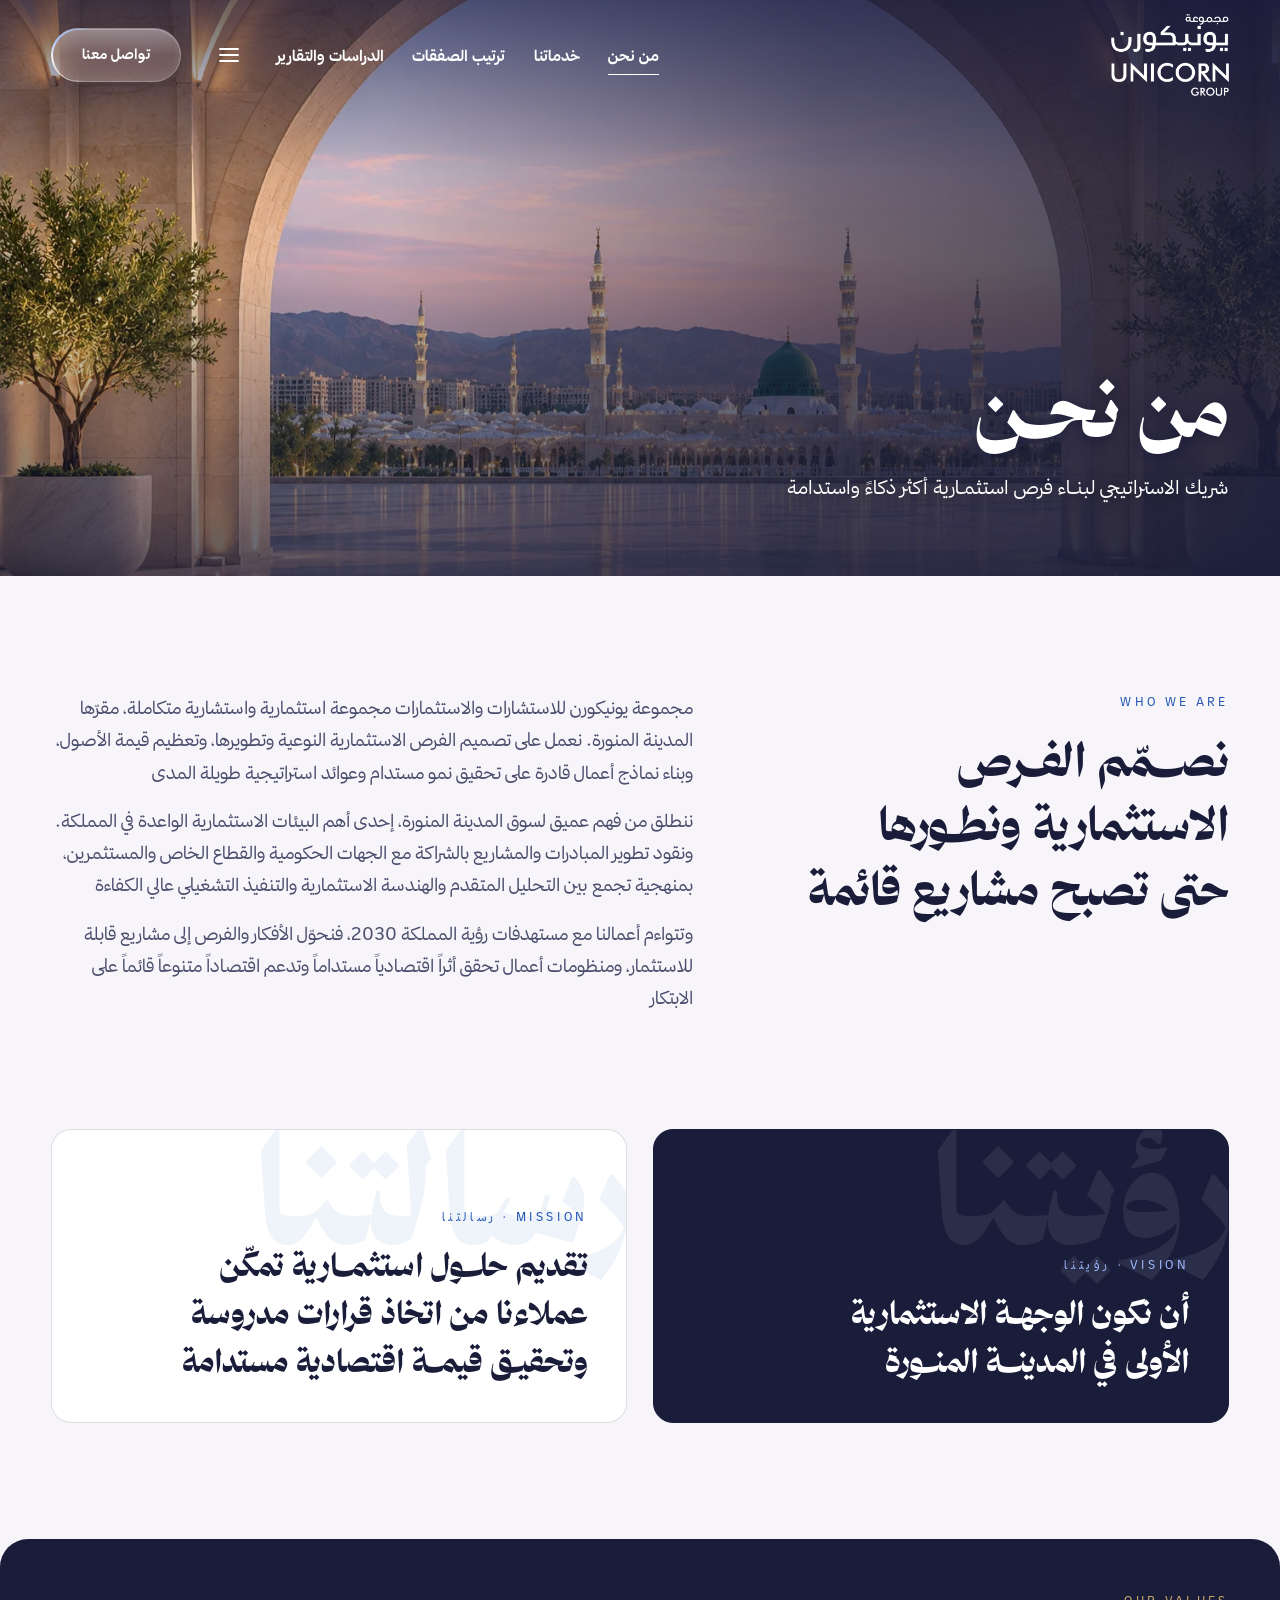
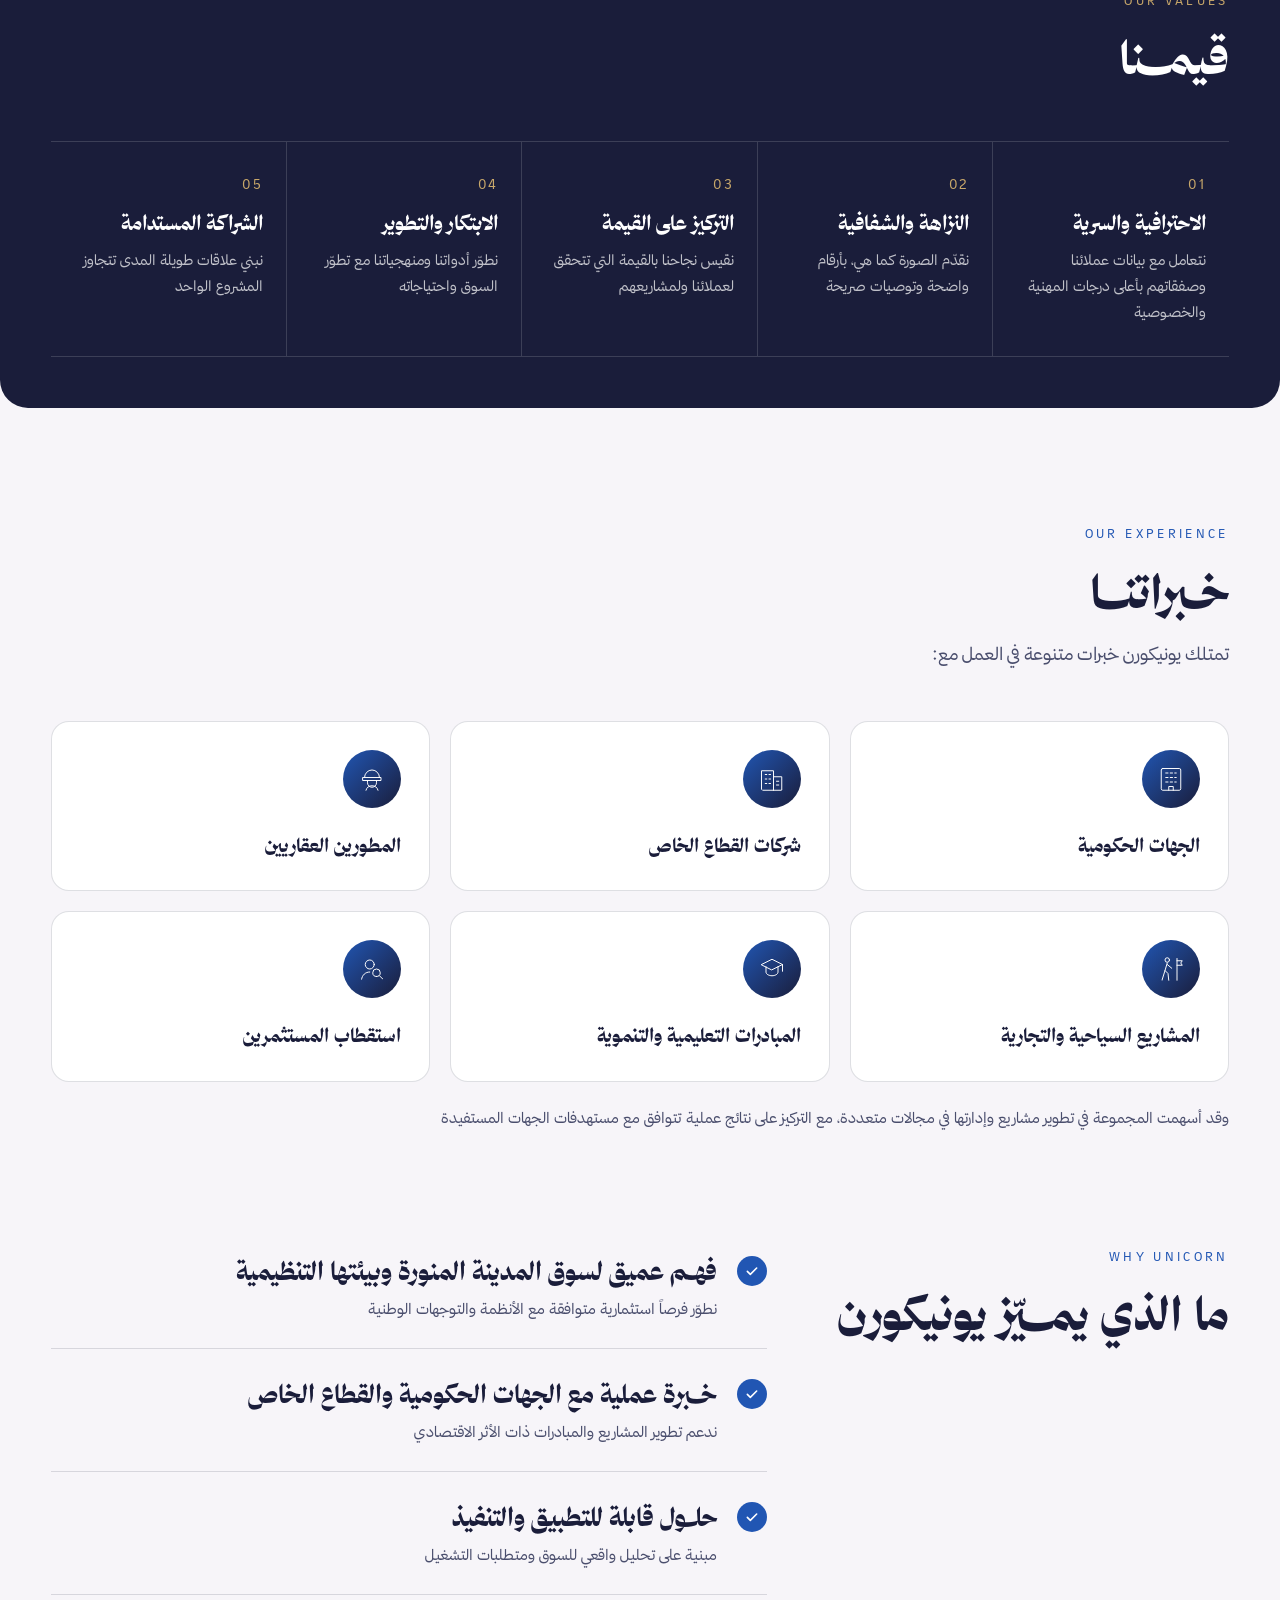
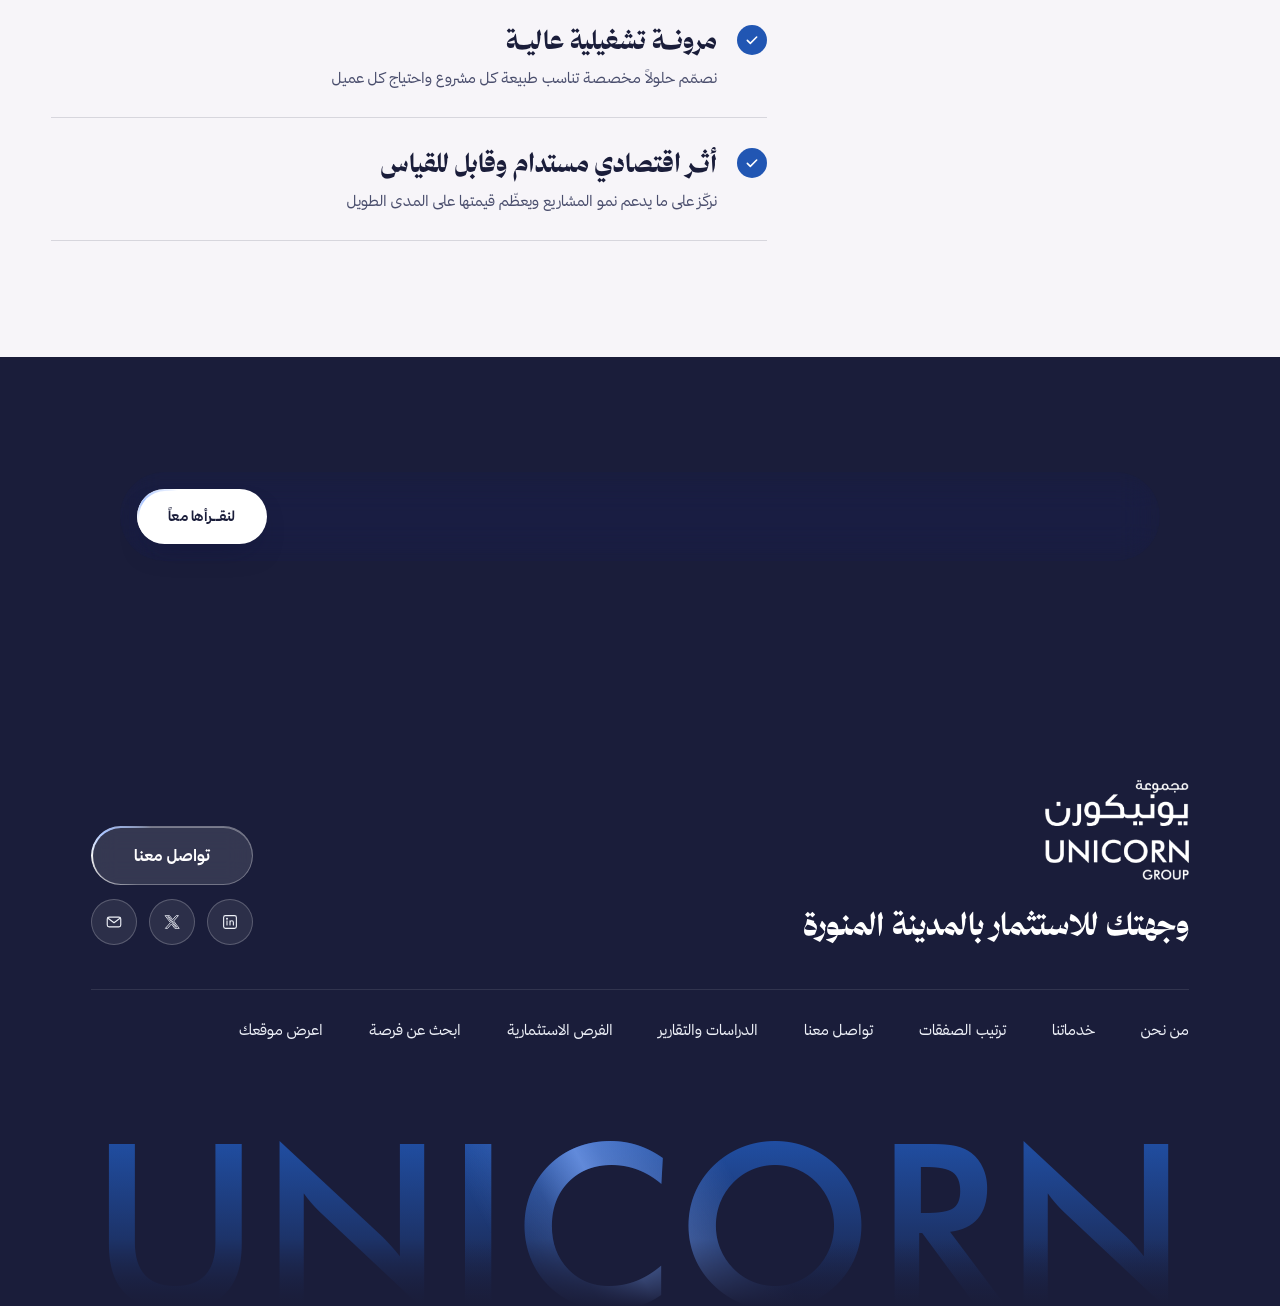
<file: about.html>
<!doctype html>
<html lang="ar" dir="rtl"><head>
<meta charset="utf-8">
<meta name="viewport" content="width=device-width, initial-scale=1, viewport-fit=cover">
<title>من نحن | مجموعة يونيكورن</title>
<meta name="description" content="مجموعة يونيكورن للاستشارات والاستثمارات في المدينة المنورة: رؤيتنا ورسالتنا وقيمنا، وخبراتنا مع الجهات الحكومية والقطاع الخاص">
<link rel="canonical" href="https://sihamsaleh.github.io/unicorn-site/about.html">
<meta name="robots" content="index, follow, max-image-preview:large">
<meta property="og:type" content="website">
<meta property="og:locale" content="ar_SA">
<meta property="og:site_name" content="مجموعة يونيكورن">
<meta property="og:title" content="من نحن | مجموعة يونيكورن">
<meta property="og:description" content="مجموعة يونيكورن للاستشارات والاستثمارات في المدينة المنورة: رؤيتنا ورسالتنا وقيمنا، وخبراتنا مع الجهات الحكومية والقطاع الخاص">
<meta property="og:url" content="https://sihamsaleh.github.io/unicorn-site/about.html">
<meta property="og:image" content="https://sihamsaleh.github.io/unicorn-site/assets/img/og-logo.jpg">
<meta property="og:image:width" content="1200">
<meta property="og:image:height" content="630">
<meta property="og:image:alt" content="شعار مجموعة يونيكورن">
<meta name="twitter:card" content="summary_large_image">
<meta name="twitter:site" content="@unicorn_1sa">
<link rel="alternate" type="text/markdown" title="llms.txt" href="https://sihamsaleh.github.io/unicorn-site/llms.txt">
<script type="application/ld+json">{"@context": "https://schema.org", "@graph": [{"@type": ["Organization", "ProfessionalService"], "@id": "https://sihamsaleh.github.io/unicorn-site/#org", "name": "مجموعة يونيكورن للاستشارات والاستثمارات", "alternateName": ["Unicorn Group", "يونيكورن"], "url": "https://sihamsaleh.github.io/unicorn-site/", "logo": "https://sihamsaleh.github.io/unicorn-site/assets/img/logo-white.png", "image": "https://sihamsaleh.github.io/unicorn-site/assets/img/hero-1.jpg", "description": "جهة سعودية مقرّها المدينة المنورة متخصصة في سوق المدينة العقاري: تقارير أسبوعية وشهرية، واستشارات مالية واستراتيجية، واستشارات التطوير العقاري، والتقييم الصناعي", "email": "PR@unicorn.com.sa", "address": {"@type": "PostalAddress", "streetAddress": "8991 هانئ بن سعيد النخعي، المذينب", "addressLocality": "المدينة المنورة", "postalCode": "42381", "addressCountry": "SA"}, "areaServed": {"@type": "City", "name": "المدينة المنورة"}, "knowsAbout": ["سوق المدينة المنورة العقاري", "الاستشارات المالية", "دراسات الجدوى", "التطوير العقاري", "التقييم الصناعي"], "contactPoint": [{"@type": "ContactPoint", "contactType": "العلاقات العامة", "email": "PR@unicorn.com.sa"}], "sameAs": ["https://www.linkedin.com/company/unicorn-ksa", "https://x.com/unicorn_1sa"]}, {"@type": "WebPage", "@id": "https://sihamsaleh.github.io/unicorn-site/about.html", "url": "https://sihamsaleh.github.io/unicorn-site/about.html", "name": "من نحن | مجموعة يونيكورن", "description": "مجموعة يونيكورن للاستشارات والاستثمارات في المدينة المنورة: رؤيتنا ورسالتنا وقيمنا، وخبراتنا مع الجهات الحكومية والقطاع الخاص", "inLanguage": "ar", "isPartOf": {"@id": "https://sihamsaleh.github.io/unicorn-site/#site"}, "about": {"@id": "https://sihamsaleh.github.io/unicorn-site/#org"}}]}</script>
<link rel="stylesheet" href="assets/css/site.css?v=20261127012253">
</head>
<body class="about">
<a class="skip" href="#top">انتقل إلى المحتوى</a>
<header class="hdr" id="hdr">
  <div class="wrap">
    <a href="index.html" class="logo" aria-label="مجموعة يونيكورن — الرئيسية"></a>
    <nav class="nav" aria-label="القائمة الرئيسية">
      <a class="navlink" href="about.html" aria-current="page">من نحن</a><a class="navlink" href="services.html">خدماتنا</a><a class="navlink" href="deal-arrangement.html">ترتيب الصفقات</a><a class="navlink" href="reports.html">الدراسات والتقارير</a><div class="dd nav-more"><button class="navlink" type="button" aria-expanded="false" aria-haspopup="true" aria-label="المزيد"><svg viewBox="0 0 22 16" aria-hidden="true"><path d="M2 2h18M2 8h18M2 14h18" fill="none" stroke="currentColor" stroke-width="1.8" stroke-linecap="round"/></svg></button><ul><li><a href="madinah.html">عن المدينة المنورة</a></li><li><a href="opportunities.html">الفرص الاستثمارية</a></li><li><a href="find-opportunity.html">ابحث عن فرصة</a></li></ul></div>
      <a href="contact.html" class="btn btn-light">تواصل معنا</a>
      <button class="burger" id="burger" aria-label="فتح القائمة" aria-expanded="false"><span></span><span></span></button>
    </nav>
  </div>
</header>
<div class="mnav" id="mnav">
  <div><h5>MENU</h5><a href="index.html">الرئيسية</a><a href="about.html" aria-current="page">من نحن</a><a href="services.html">خدماتنا</a><a href="madinah.html">عن المدينة المنورة</a><a href="deal-arrangement.html">ترتيب الصفقات</a><a href="reports.html">الدراسات والتقارير</a><a href="opportunities.html">الفرص الاستثمارية</a><a href="find-opportunity.html">ابحث عن فرصة استثمارية</a></div>
  <div><a href="contact.html" class="btn btn-light" style="font-size:15px">تواصل معنا</a></div>
</div>

<main id="top" tabindex="-1">
  <section class="phero">
    <img src="assets/img/arch.webp" srcset="assets/img/arch-sm.webp 900w, assets/img/arch.webp 1900w" sizes="100vw" alt="المسجد النبوي من خلال قوس حجري وقت الغروب" style="object-position:50% 60%">
    <div class="wrap">
      <span class="eyebrow"><br></span>
      <h1>من نحـن</h1>
      <p>شريك الاستراتيجي لبنــاء فرص استثمـارية أكثر ذكاءً واستدامة</p>
    </div>
  </section>

  <section class="block">
    <div class="wrap split">
      <div class="rv"><span class="kicker">WHO WE ARE</span><h2 class="h2">نصــمّم الفـرص الاستثمارية ونطــورها حتى تصبح مشاريع قائمة</h2></div>
      <div class="prose rv d1">
        <p>مجموعة يونيكورن للاستشارات والاستثمارات مجموعة استثمارية واستشارية متكاملة، مقرّها المدينة المنورة. نعمل على تصميم الفرص الاستثمارية النوعية وتطويرها، وتعظيم قيمة الأصول، وبناء نماذج أعمال قادرة على تحقيق نمو مستدام وعوائد استراتيجية طويلة المدى</p>
        <p>ننطلق من فهم عميق لسوق المدينة المنورة، إحدى أهم البيئات الاستثمارية الواعدة في المملكة. ونقود تطوير المبادرات والمشاريع بالشراكة مع الجهات الحكومية والقطاع الخاص والمستثمرين، بمنهجية تجمع بين التحليل المتقدم والهندسة الاستثمارية والتنفيذ التشغيلي عالي الكفاءة</p>
        <p>وتتواءم أعمالنا مع مستهدفات رؤية المملكة 2030، فنحوّل الأفكار والفرص إلى مشاريع قابلة للاستثمار، ومنظومات أعمال تحقق أثراً اقتصادياً مستداماً وتدعم اقتصاداً متنوعاً قائماً على الابتكار</p>
      </div>
    </div>
  </section>

  <section class="block">
    <div class="wrap">
      <div class="vmx">
        <div class="v"><b class="wm" aria-hidden="true">رؤيتنا</b><span class="lb">VISION · رؤيتنا</span><p>أن نكون الوجهـة الاستثمارية الأولى في المدينــة المنــورة</p></div>
        <div class="m"><b class="wm" aria-hidden="true">رسالتنا</b><span class="lb">MISSION · رسالتنا</span><p>تقديم حلـــول استثمـارية تمكّن عملاءنا من اتخاذ قرارات مدروسة وتحقيـق قيمـة اقتصادية مستدامة</p></div>
      </div>
    </div>
  </section>

  <section class="block">
    <div class="wrap vals-navy">
      <div class="rv pv-head"><span class="kicker">OUR VALUES</span><h2 class="h2">قيمــنا</h2></div>
      <div class="pv-vals rv">
        <div class="pv-val"><b>01</b><h3>الاحترافية والسرية</h3><p>نتعامل مع بيانات عملائنا وصفقاتهم بأعلى درجات المهنية والخصوصية</p></div>
        <div class="pv-val"><b>02</b><h3>النزاهة والشفافية</h3><p>نقدّم الصورة كما هي، بأرقام واضحة وتوصيات صريحة</p></div>
        <div class="pv-val"><b>03</b><h3>التركيز على القيمة</h3><p>نقيس نجاحنا بالقيمة التي تتحقق لعملائنا ولمشاريعهم</p></div>
        <div class="pv-val"><b>04</b><h3>الابتكار والتطوير</h3><p>نطوّر أدواتنا ومنهجياتنا مع تطوّر السوق واحتياجاته</p></div>
        <div class="pv-val"><b>05</b><h3>الشراكة المستدامة</h3><p>نبني علاقات طويلة المدى تتجاوز المشروع الواحد</p></div>
      </div>
    </div>
  </section>

  <section class="block">
    <div class="wrap xp-cards">
      <div class="rv pv-head"><span class="kicker">OUR EXPERIENCE</span><h2 class="h2">خـبراتنــا</h2><p class="pv-lead">تمتلك يونيكورن خبرات متنوعة في العمل مع:</p></div>
      <ul class="pv-xp rv">
        <li><svg viewBox="0 0 40 40"><rect x="7" y="6" width="26" height="29" rx="2"></rect><path d="M13 12h3M19 12h3M25 12h2M13 18h3M19 18h3M25 18h2M13 24h3M19 24h3M25 24h2M17 35v-5h6v5"></path></svg>الجهات الحكومية</li>
        <li><svg viewBox="0 0 40 40"><path d="M6 35V9h16v26M22 17h11v18M4 35h32"></path><path d="M11 14h2M16 14h2M11 20h2M16 20h2M11 26h2M16 26h2M26 23h3M26 28h3"></path></svg>شركات القطاع الخاص</li>
        <li><svg viewBox="0 0 40 40"><path d="M10 18a10 10 0 0120 0"></path><path d="M8 18h24v4H8zM14 22v3a6 6 0 0012 0v-3M12 35c1-4 4-6 8-6s7 2 8 6"></path></svg>المطورين العقاريين</li>
        <li><svg viewBox="0 0 40 40"><circle cx="15" cy="8" r="3"></circle><path d="M15 12l-3 10 4 4 1 9M12 22l-4 13M15 14l6 5M28 6v29M28 9h7l-2 3 2 3h-7"></path></svg>المشاريع السياحية والتجارية</li>
        <li><svg viewBox="0 0 40 40"><path d="M6 14l14-7 14 7-14 7z"></path><path d="M12 17v7c0 3 4 5 8 5s8-2 8-5v-7M34 14v9"></path></svg>المبادرات التعليمية والتنموية</li>
        <li><svg viewBox="0 0 40 40"><circle cx="17" cy="14" r="6"></circle><path d="M6 34c1-6 5-10 11-10M26 30a5 5 0 100-10 5 5 0 000 10zM30 29l5 5"></path></svg>استقطاب المستثمرين</li>
      </ul>
      <p class="pv-note rv">وقد أسهمت المجموعة في تطوير مشاريع وإدارتها في مجالات متعددة، مع التركيز على نتائج عملية تتوافق مع مستهدفات الجهات المستفيدة</p>
    </div>
  </section>

  <section class="block">
    <div class="wrap edge-side">
      <div class="rv pv-head"><span class="kicker">WHY UNICORN</span><h2 class="h2">ما الذي يمــيّز يونيكورن</h2></div>
      <div class="pv-edge rv">
        <div><h3>فهـم عميق لسوق المدينة المنورة وبيئتها التنظيمية</h3><p>نطوّر فرصاً استثمارية متوافقة مع الأنظمة والتوجهات الوطنية</p></div>
        <div><h3>خــبرة عملية مع الجهات الحكومية والقطاع الخاص</h3><p>ندعم تطوير المشاريع والمبادرات ذات الأثر الاقتصادي</p></div>
        <div><h3>حلــول قابلة للتطبيق والتنفيذ</h3><p>مبنية على تحليل واقعي للسوق ومتطلبات التشغيل</p></div>
        <div><h3>مرونــة تشغيلية عاليـة</h3><p>نصمّم حلولاً مخصصة تناسب طبيعة كل مشروع واحتياج كل عميل</p></div>
        <div><h3>أثـر اقتصادي مستدام وقابل للقياس</h3><p>نركّز على ما يدعم نمو المشاريع ويعظّم قيمتها على المدى الطويل</p></div>
      </div>
    </div>
  </section>

  <section class="strip"><div class="wrap"><h2>هل لديك فرصـــة في المدينة المنـــورة؟&nbsp;</h2><a href="contact.html" class="btn btn-light">لنقــرأها معاً</a></div></section>
</main>
<footer class="bwf bwf-l6" data-in="false">
  <div class="mft"><span class="mft-stars" aria-hidden="true"><i style="top:6%;left:4%;animation-delay:0s"></i><i style="top:10%;left:18%;animation-delay:1.4s"></i><i style="top:47%;left:71%;animation-delay:2.1s"></i><i style="top:14%;left:32%;animation-delay:2.8s"></i><i style="top:51%;left:85%;animation-delay:3.5s"></i><i style="top:55%;left:7%;animation-delay:0.9s"></i><i style="top:59%;left:21%;animation-delay:2.3s"></i><i style="top:26%;left:74%;animation-delay:3s"></i><i style="top:63%;left:35%;animation-delay:3.7s"></i><i style="top:30%;left:88%;animation-delay:0.4s"></i></span><div class="mft-head"><span class="mft-logo" role="img" aria-label="مجموعة يونيكورن"></span><p class="mft-tg">وجهتك للاستثمار بالمدينة المنورة</p></div><nav class="mft-nav" aria-label="روابط مختصرة"><a href="about.html" aria-current="page">من نحن</a><span class="mft-dot" aria-hidden="true"></span><a href="services.html">خدماتنا</a><a href="opportunities.html">الفرص الاستثمارية</a><span class="mft-dot" aria-hidden="true"></span><a href="deal-arrangement.html">ترتيب الصفقات</a></nav><div class="mft-soc"><a href="https://www.linkedin.com/company/unicorn-ksa" target="_blank" rel="noopener" aria-label="لينكدإن"><svg viewBox="0 0 24 24" aria-hidden="true"><rect x="3.5" y="3.5" width="17" height="17" rx="2.5"/><path d="M8 10.5V16M12 16v-5.5M12 13c0-1.6 1-2.6 2.4-2.6s2.1.9 2.1 2.4V16"/><circle cx="8" cy="7.7" r=".55" fill="currentColor"/></svg></a><a href="https://x.com/unicorn_1sa" target="_blank" rel="noopener" aria-label="إكس"><svg viewBox="0 0 24 24" aria-hidden="true" style="stroke-width:1.1"><path d="M17.6 3.5h2.9l-6.3 7.2 7.4 9.8h-5.8l-4.5-5.9-5.2 5.9H3.2l6.7-7.7L2.8 3.5h5.9l4.1 5.4 4.8-5.4Zm-1 15.3h1.6L7.9 5.1H6.2l10.4 13.7Z"/></svg></a><a href="mailto:PR@unicorn.com.sa" aria-label="البريد"><svg viewBox="0 0 24 24" aria-hidden="true"><rect x="3" y="5.5" width="18" height="13" rx="2.5"/><path d="m4 7 8 6 8-6"/></svg></a></div><svg class="mft-draw" viewBox="0 0 375 172" aria-hidden="true"><path pathLength="1000" d="M0 168 L61 168 L61 111.2 L58 111.2 L58 106.2 L62.4 106.2 L62.4 82.8 L59.4 82.8 L59.4 81.1 L63.9 77.8 L63.9 62.2 L61.5 62.2 L61.5 60.6 L65.1 58 L65.1 52.3 C63.9 47.3 66.6 39.5 70 35.9 L70 31 A3.2 3.2 0 1 0 70 24.6 A3.2 3.2 0 1 0 70 31 L70 35.9 C73.4 39.5 76.1 47.3 74.9 52.3 L74.9 58 L78.5 60.6 L78.5 62.2 L76.1 62.2 L76.1 77.8 L80.6 81.1 L80.6 82.8 L77.6 82.8 L77.6 106.2 L82 106.2 L82 111.2 L79 111.2 L79 168 L135 168 L135 154.6 L140 154.6 L140 152.6 C140 100.4 161.6 94.6 188 91.2 L188 86.2 A1.8 1.8 0 1 0 188 82.6 A1.8 1.8 0 1 0 188 86.2 L188 82.6 L188 76.2 L188 91.2 C214.4 94.6 236 100.4 236 152.6 L236 154.6 L241 154.6 L241 168 L297 168 L297 111.2 L294 111.2 L294 106.2 L298.4 106.2 L298.4 82.8 L295.4 82.8 L295.4 81.1 L299.9 77.8 L299.9 62.2 L297.5 62.2 L297.5 60.6 L301.1 58 L301.1 52.3 C299.9 47.3 302.6 39.5 306 35.9 L306 31 A3.2 3.2 0 1 0 306 24.6 A3.2 3.2 0 1 0 306 31 L306 35.9 C309.4 39.5 312.1 47.3 310.9 52.3 L310.9 58 L314.5 60.6 L314.5 62.2 L312.1 62.2 L312.1 77.8 L316.6 81.1 L316.6 82.8 L313.6 82.8 L313.6 106.2 L318 106.2 L318 111.2 L315 111.2 L315 168 L375 168"/></svg></div>
  <div class="bwf-rule" aria-hidden="true"></div>
  <div class="bwf-sky" aria-hidden="true"><div class="bwf-wash"></div><div class="bwf-bands"></div><div class="bwf-beam"></div><div class="bwf-glow"></div><div class="bwf-grain"></div></div>
  <div class="bwf-inner">
    <div class="bwf-col bwf-brand-col"><div class="bwf-brand bwf-fade"><span class="bwf-logo" role="img" aria-label="مجموعة يونيكورن"></span><p class="bwf-tg">وجهتك للاستثمار بالمدينة المنورة</p></div></div>
    <div class="bwf-col bwf-cta"><a class="bwf-go bwf-fade" href="contact.html">تواصل معنا</a>
      <ul class="bwf-socials">
        <li class="bwf-fade"><a class="bwf-soc" href="https://www.linkedin.com/company/unicorn-ksa" target="_blank" rel="noopener" aria-label="لينكدإن"><svg viewBox="0 0 24 24" aria-hidden="true"><g fill="none" stroke="currentColor" stroke-width="1.5" stroke-linecap="round" stroke-linejoin="round"><rect x="3.5" y="3.5" width="17" height="17" rx="2.5"></rect><path d="M8 10.5V16M12 16v-5.5M12 13c0-1.6 1-2.6 2.4-2.6s2.1.9 2.1 2.4V16"></path><circle cx="8" cy="7.7" r=".55" fill="currentColor"></circle></g></svg><span class="bwf-tip" aria-hidden="true">LinkedIn</span></a></li>
        <li class="bwf-fade"><a class="bwf-soc" href="https://x.com/unicorn_1sa" target="_blank" rel="noopener" aria-label="إكس"><svg viewBox="0 0 24 24" aria-hidden="true"><path d="M17.6 3.5h2.9l-6.3 7.2 7.4 9.8h-5.8l-4.5-5.9-5.2 5.9H3.2l6.7-7.7L2.8 3.5h5.9l4.1 5.4 4.8-5.4Zm-1 15.3h1.6L7.9 5.1H6.2l10.4 13.7Z" fill="none" stroke="currentColor" stroke-width="1.1" stroke-linejoin="round"></path></svg><span class="bwf-tip" aria-hidden="true">X</span></a></li>
        <li class="bwf-fade"><a class="bwf-soc" href="mailto:PR@unicorn.com.sa" aria-label="البريد"><svg viewBox="0 0 24 24" aria-hidden="true"><g fill="none" stroke="currentColor" stroke-width="1.5" stroke-linejoin="round"><rect x="3" y="5.5" width="18" height="13" rx="2.5"></rect><path d="m4 7 8 6 8-6"></path></g></svg><span class="bwf-tip" aria-hidden="true">PR@unicorn.com.sa</span></a></li>
      </ul></div>
    <nav class="bwf-col bwf-row" aria-label="روابط الموقع"><ul class="bwf-links bwf-line"><li class="bwf-fade bwf-inl"><a class="bwf-link" href="about.html"><span class="bwf-link-t">من نحن</span><svg viewBox="0 0 12 12" aria-hidden="true"><path d="M9.5 9.5l-7-7M8 2.5H2.5V8" fill="none" stroke="currentColor" stroke-width="1.4" stroke-linecap="round" stroke-linejoin="round"></path></svg></a></li><li class="bwf-fade bwf-inl"><a class="bwf-link" href="services.html"><span class="bwf-link-t">خدماتنا</span><svg viewBox="0 0 12 12" aria-hidden="true"><path d="M9.5 9.5l-7-7M8 2.5H2.5V8" fill="none" stroke="currentColor" stroke-width="1.4" stroke-linecap="round" stroke-linejoin="round"></path></svg></a></li><li class="bwf-fade bwf-inl"><a class="bwf-link" href="deal-arrangement.html"><span class="bwf-link-t">ترتيب الصفقات</span><svg viewBox="0 0 12 12" aria-hidden="true"><path d="M9.5 9.5l-7-7M8 2.5H2.5V8" fill="none" stroke="currentColor" stroke-width="1.4" stroke-linecap="round" stroke-linejoin="round"></path></svg></a></li><li class="bwf-fade bwf-inl"><a class="bwf-link" href="contact.html"><span class="bwf-link-t">تواصل معنا</span><svg viewBox="0 0 12 12" aria-hidden="true"><path d="M9.5 9.5l-7-7M8 2.5H2.5V8" fill="none" stroke="currentColor" stroke-width="1.4" stroke-linecap="round" stroke-linejoin="round"></path></svg></a></li><li class="bwf-fade bwf-inl"><a class="bwf-link" href="reports.html"><span class="bwf-link-t">الدراسات والتقارير</span><svg viewBox="0 0 12 12" aria-hidden="true"><path d="M9.5 9.5l-7-7M8 2.5H2.5V8" fill="none" stroke="currentColor" stroke-width="1.4" stroke-linecap="round" stroke-linejoin="round"></path></svg></a></li><li class="bwf-fade bwf-inl"><a class="bwf-link" href="opportunities.html"><span class="bwf-link-t">الفرص الاستثمارية</span><svg viewBox="0 0 12 12" aria-hidden="true"><path d="M9.5 9.5l-7-7M8 2.5H2.5V8" fill="none" stroke="currentColor" stroke-width="1.4" stroke-linecap="round" stroke-linejoin="round"></path></svg></a></li><li class="bwf-fade bwf-inl"><a class="bwf-link" href="find-opportunity.html"><span class="bwf-link-t">ابحث عن فرصة</span><svg viewBox="0 0 12 12" aria-hidden="true"><path d="M9.5 9.5l-7-7M8 2.5H2.5V8" fill="none" stroke="currentColor" stroke-width="1.4" stroke-linecap="round" stroke-linejoin="round"></path></svg></a></li><li class="bwf-fade bwf-inl"><a class="bwf-link" href="opportunities.html#list"><span class="bwf-link-t">اعرض موقعك</span><svg viewBox="0 0 12 12" aria-hidden="true"><path d="M9.5 9.5l-7-7M8 2.5H2.5V8" fill="none" stroke="currentColor" stroke-width="1.4" stroke-linecap="round" stroke-linejoin="round"></path></svg></a></li></ul></nav>
  </div>
  <div class="bwf-word" dir="ltr">
    <p class="sr-only">UNICORN</p>
    <div class="bwf-word-box"><div class="bwf-word-in" aria-hidden="true"><span class="bwf-lw" style="--bwf-d:260ms"><span class="bwf-l">U</span></span><span class="bwf-lw" style="--bwf-d:335ms"><span class="bwf-l">N</span></span><span class="bwf-lw" style="--bwf-d:410ms"><span class="bwf-l">I</span></span><span class="bwf-lw" style="--bwf-d:485ms"><span class="bwf-l">C</span></span><span class="bwf-lw" style="--bwf-d:560ms"><span class="bwf-l">O</span></span><span class="bwf-lw" style="--bwf-d:635ms"><span class="bwf-l">R</span></span><span class="bwf-lw" style="--bwf-d:710ms"><span class="bwf-l">N</span></span></div></div>
    <div class="bwf-foot" aria-hidden="true"></div>
  </div>
</footer>

<script src="assets/js/site.js?v=20261124202733"></script>
</body></html>
</file>
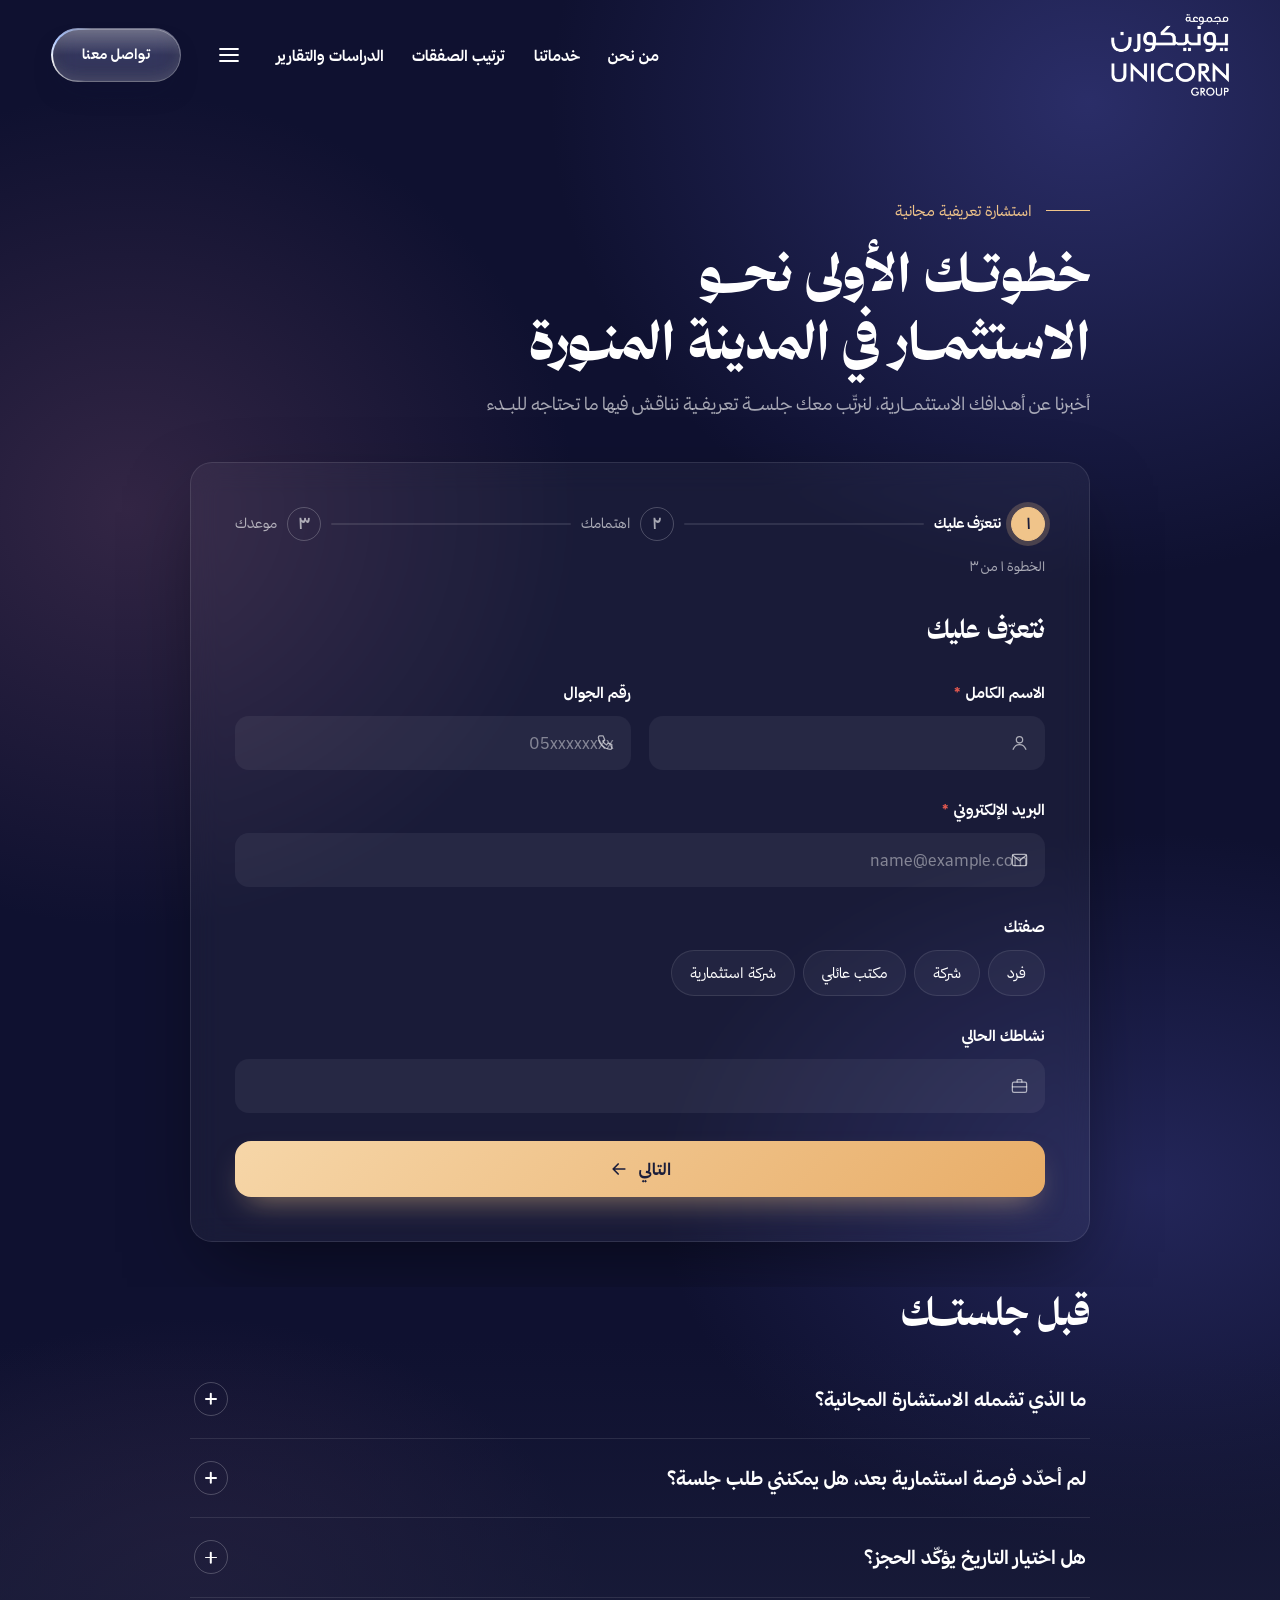
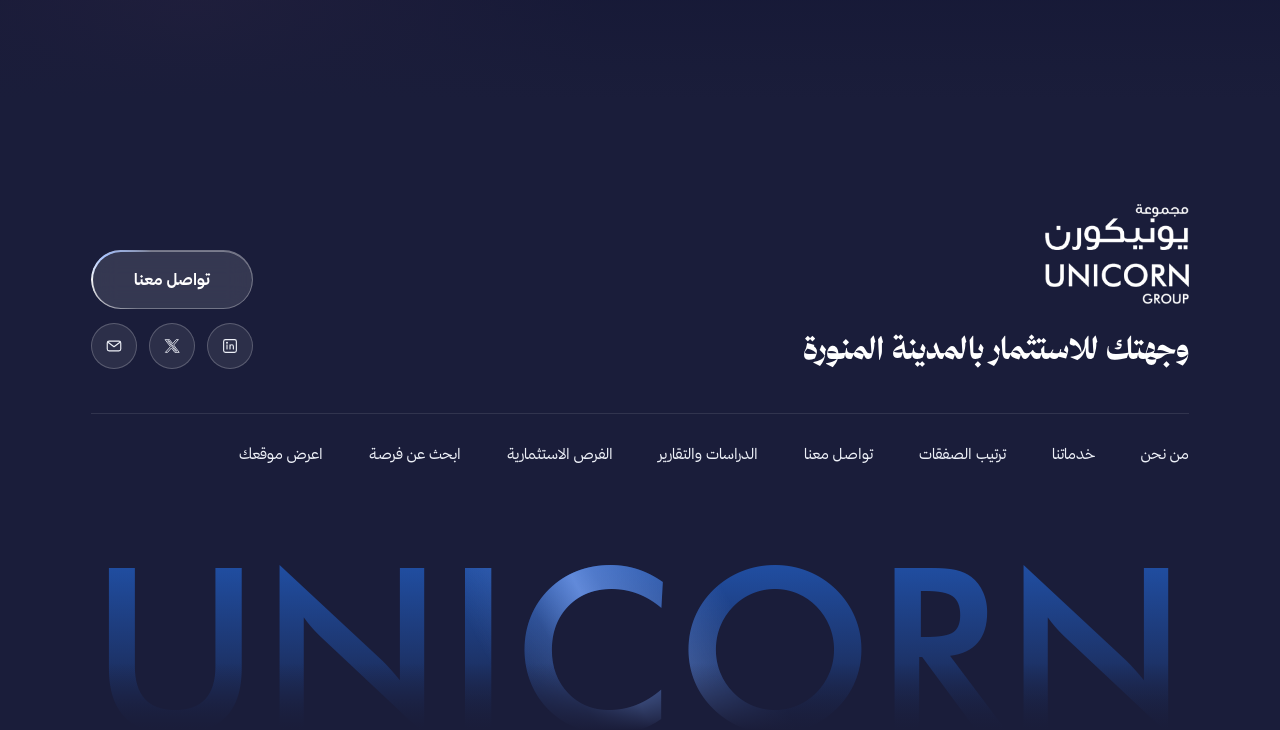
<file: book-a-free-consultation.html>
<!doctype html>
<html lang="ar" dir="rtl"><head>
<meta charset="utf-8">
<meta name="viewport" content="width=device-width, initial-scale=1, viewport-fit=cover">
<title>حجز استشارة مجانية | مجموعة يونيكورن</title>
<meta name="description" content="احجز استشارة مجانية مع مجموعة يونيكورن في المدينة المنورة">
<link rel="canonical" href="https://sihamsaleh.github.io/unicorn-site/book-a-free-consultation.html">
<meta name="robots" content="index, follow, max-image-preview:large">
<meta property="og:type" content="website">
<meta property="og:locale" content="ar_SA">
<meta property="og:site_name" content="مجموعة يونيكورن">
<meta property="og:title" content="حجز استشارة مجانية | مجموعة يونيكورن">
<meta property="og:description" content="احجز استشارة مجانية مع مجموعة يونيكورن في المدينة المنورة">
<meta property="og:url" content="https://sihamsaleh.github.io/unicorn-site/book-a-free-consultation.html">
<meta property="og:image" content="https://sihamsaleh.github.io/unicorn-site/assets/img/og-logo.jpg">
<meta property="og:image:width" content="1200">
<meta property="og:image:height" content="630">
<meta property="og:image:alt" content="شعار مجموعة يونيكورن">
<meta name="twitter:card" content="summary_large_image">
<meta name="twitter:site" content="@unicorn_1sa">
<link rel="alternate" type="text/markdown" title="llms.txt" href="https://sihamsaleh.github.io/unicorn-site/llms.txt">
<script type="application/ld+json">{"@context": "https://schema.org", "@graph": [{"@type": ["Organization", "ProfessionalService"], "@id": "https://sihamsaleh.github.io/unicorn-site/#org", "name": "مجموعة يونيكورن للاستشارات والاستثمارات", "alternateName": ["Unicorn Group", "يونيكورن"], "url": "https://sihamsaleh.github.io/unicorn-site/", "logo": "https://sihamsaleh.github.io/unicorn-site/assets/img/logo-white.png", "image": "https://sihamsaleh.github.io/unicorn-site/assets/img/hero-1.jpg", "description": "جهة سعودية مقرّها المدينة المنورة متخصصة في سوق المدينة العقاري: تقارير أسبوعية وشهرية، واستشارات مالية واستراتيجية، واستشارات التطوير العقاري، والتقييم الصناعي", "email": "PR@unicorn.com.sa", "address": {"@type": "PostalAddress", "streetAddress": "8991 هانئ بن سعيد النخعي، المذينب", "addressLocality": "المدينة المنورة", "postalCode": "42381", "addressCountry": "SA"}, "areaServed": {"@type": "City", "name": "المدينة المنورة"}, "knowsAbout": ["سوق المدينة المنورة العقاري", "الاستشارات المالية", "دراسات الجدوى", "التطوير العقاري", "التقييم الصناعي"], "contactPoint": [{"@type": "ContactPoint", "contactType": "العلاقات العامة", "email": "PR@unicorn.com.sa"}], "sameAs": ["https://www.linkedin.com/company/unicorn-ksa", "https://x.com/unicorn_1sa"]}, {"@type": "WebPage", "@id": "https://sihamsaleh.github.io/unicorn-site/book-a-free-consultation.html", "url": "https://sihamsaleh.github.io/unicorn-site/book-a-free-consultation.html", "name": "حجز استشارة مجانية | مجموعة يونيكورن", "description": "احجز استشارة مجانية مع مجموعة يونيكورن في المدينة المنورة", "inLanguage": "ar", "isPartOf": {"@id": "https://sihamsaleh.github.io/unicorn-site/#site"}, "about": {"@id": "https://sihamsaleh.github.io/unicorn-site/#org"}}]}</script>
<link rel="stylesheet" href="assets/css/site.css?v=20261127012253">
<style>
/* ================= tokens per look ================= */
.d-stage{width:100%;container-type:inline-size;
  --q-page:#f4f2f8;--q-card:#fff;--q-field:#f6f5fa;--q-bd:rgba(26,29,58,.10);--q-bd2:rgba(26,29,58,.18);
  --q-tx:var(--ink);--q-mut:#6b6f8c;--q-acc:var(--brand);--q-acc-tx:#fff;--q-tint:#edf2fc;--q-ring:rgba(33,86,179,.16);
  --q-shadow:0 1px 2px rgba(26,29,58,.04),0 24px 60px -18px rgba(26,29,58,.18);--q-r:22px;--q-rf:14px;
}
.d-stage.s3{
  --q-page:#0f1130;--q-card:rgba(255,255,255,.045);--q-field:rgba(255,255,255,.06);--q-bd:rgba(255,255,255,.10);--q-bd2:rgba(255,255,255,.22);
  --q-tx:#fff;--q-mut:rgba(255,255,255,.62);--q-acc:var(--glow);--q-acc-tx:#1a1d3a;--q-tint:rgba(240,196,138,.12);--q-ring:rgba(240,196,138,.22);
  --q-shadow:0 30px 80px -20px rgba(0,0,0,.5);
}

/* ================= section ================= */
.q-sec{position:relative;background:var(--q-page);color:var(--q-tx);padding:clamp(36px,6cqw,90px) clamp(14px,4cqw,56px);overflow:hidden;isolation:isolate}
.q-sec::before,.q-sec::after{content:"";position:absolute;z-index:-1;border-radius:50%;filter:blur(70px);opacity:.55;pointer-events:none}
.q-sec::before{width:520px;height:520px;background:#cdd9f5;top:-180px;inset-inline-start:-140px}
.q-sec::after{width:460px;height:460px;background:#eadcf3;bottom:-200px;inset-inline-end:-120px}
.s3 .q-sec::before{background:#2c2f6b;opacity:.9}
.s3 .q-sec::after{background:#5f3f5e;opacity:.5}
.q-in{max-width:900px;margin-inline:auto;display:grid;gap:clamp(24px,4cqw,40px)}
.q-aside{text-align:center;display:grid;gap:12px;justify-items:center}
.q-chip{display:inline-flex;align-items:center;gap:8px;padding:6px 14px;border-radius:999px;background:var(--q-tint);color:var(--q-acc);font-size:13px;font-weight:700}
.q-chip i{width:7px;height:7px;border-radius:50%;background:currentColor;box-shadow:0 0 0 4px var(--q-ring)}
.q-aside h2,.q-aside h1{font-family:var(--display);font-weight:900;font-size:clamp(28px,4.4cqw,52px);line-height:1.3;text-wrap:balance}
.q-aside p{color:var(--q-mut);font-size:clamp(15.5px,1.6cqw,18px);max-width:58ch;line-height:1.9}
.q-sum{display:none}

/* look 1: split panel */
.s1 .q-in{max-width:1180px;grid-template-columns:minmax(0,.82fr) minmax(0,1.18fr);align-items:start;gap:clamp(20px,3cqw,36px)}
.s1 .q-aside{position:sticky;top:20px;text-align:start;justify-items:start;align-content:start;gap:16px;padding:clamp(26px,3.4cqw,44px);border-radius:var(--q-r);color:#fff;
  background:radial-gradient(120% 80% at 0% 0%,rgba(240,196,138,.30),transparent 55%),radial-gradient(90% 70% at 100% 100%,rgba(154,134,194,.45),transparent 60%),linear-gradient(160deg,#2c2f6b,#1a1d3a)}
.s1 .q-aside h2,.s1 .q-aside h1{font-size:clamp(28px,3.6cqw,44px)}
.s1 .q-aside p{color:rgba(255,255,255,.78)}
.s1 .q-chip{background:rgba(255,255,255,.12);color:var(--glow)}
.s1 .q-chip i{box-shadow:0 0 0 4px rgba(240,196,138,.2)}
.s1 .q-sum{display:grid;gap:10px;margin-top:10px;width:100%;padding-top:20px;border-top:1px solid rgba(255,255,255,.14)}
.q-sum b{font-family:var(--head);font-size:14px;color:rgba(255,255,255,.6);font-weight:400}
.q-sum div{display:flex;align-items:center;gap:12px;padding:12px 14px;border-radius:14px;background:rgba(255,255,255,.07);border:1px solid rgba(255,255,255,.08);font-size:14.5px}
.q-sum svg{width:20px;height:20px;flex:none;fill:none;stroke:var(--glow);stroke-width:1.6;stroke-linecap:round;stroke-linejoin:round}
.q-sum span{color:rgba(255,255,255,.55)}
.q-sum span.on{color:#fff;font-weight:700}
@container (max-width:860px){.s1 .q-in{grid-template-columns:1fr}.s1 .q-aside{position:static}.s1 .q-sum{display:none}}

/* ================= card ================= */
.q-card{background:var(--q-card);border:1px solid var(--q-bd);border-radius:var(--q-r);box-shadow:var(--q-shadow);padding:clamp(20px,3.6cqw,44px);display:grid;gap:28px;min-width:0}
.s3 .q-card{backdrop-filter:blur(14px);-webkit-backdrop-filter:blur(14px)}
.q-row{display:grid;grid-template-columns:1fr 1fr;gap:18px}
@container (max-width:620px){.q-row{grid-template-columns:1fr}}
.q-f{display:grid;gap:10px;min-width:0}
.q-lb{font-family:var(--head);font-weight:700;font-size:15px;color:var(--q-tx);display:flex;align-items:baseline;gap:6px}
.q-lb i{font-style:normal;color:#e0584f}
.q-lb small{font-weight:400;font-size:12.5px;color:var(--q-mut)}
.q-in-wrap{position:relative}
.q-in-wrap svg{position:absolute;inset-inline-start:16px;top:50%;translate:0 -50%;width:19px;height:19px;fill:none;stroke:var(--q-mut);stroke-width:1.6;stroke-linecap:round;stroke-linejoin:round;pointer-events:none;transition:stroke .2s}
.q-f input,.q-f textarea{font:inherit;font-size:16px;color:var(--q-tx);background:var(--q-field);border:1.5px solid transparent;border-radius:var(--q-rf);height:54px;padding:0 16px;padding-inline-start:46px;width:100%;min-width:0;transition:border-color .2s,box-shadow .2s,background .2s}
.q-f textarea{height:auto;min-height:110px;padding:14px 16px;resize:vertical}
.q-f input::placeholder,.q-f textarea::placeholder{color:var(--q-mut);opacity:.7}
.q-f input:hover,.q-f textarea:hover{border-color:var(--q-bd2)}
.q-f input:focus,.q-f textarea:focus{outline:none;border-color:var(--q-acc);background:var(--q-card);box-shadow:0 0 0 4px var(--q-ring)}
.s3 .q-f input:focus,.s3 .q-f textarea:focus{background:rgba(255,255,255,.08)}
.q-in-wrap:focus-within svg{stroke:var(--q-acc)}
.q-f input[dir=ltr]{text-align:right}
.q-f.bad input{border-color:#e0584f;box-shadow:0 0 0 4px rgba(224,88,79,.12)}
.q-er{display:none;color:#e0584f;font-size:13px}
.q-f.bad .q-er{display:block}
.q-hr{border:0;height:1px;background:var(--q-bd)}

/* pills */
.q-pills{display:flex;flex-wrap:wrap;gap:8px}
.q-pills.grid{display:grid;grid-template-columns:repeat(4,1fr)}
@container (max-width:760px){.q-pills.grid{grid-template-columns:1fr 1fr}}
@container (min-width:861px){.s1 .q-pills.grid{grid-template-columns:1fr 1fr}}
.q-pills label,.q-tiles label,.q-big label{display:block;min-width:0}
.q-pills input,.q-tiles input,.q-big input{position:absolute;opacity:0;width:1px;height:1px}
.q-pills span{display:flex;align-items:center;justify-content:center;gap:8px;min-height:46px;height:100%;padding:9px 18px;border-radius:999px;border:1.5px solid var(--q-bd);background:var(--q-card);font-size:14.5px;cursor:pointer;transition:.2s;text-align:center;line-height:1.5}
.q-pills.grid span{border-radius:var(--q-rf);padding:10px 12px}
.q-pills span::before{content:"";width:0;height:16px;flex:none;transition:width .2s;background:no-repeat center/16px url("data:image/svg+xml,%3Csvg xmlns='http://www.w3.org/2000/svg' viewBox='0 0 24 24' fill='none' stroke='%232156b3' stroke-width='2.6' stroke-linecap='round' stroke-linejoin='round'%3E%3Cpath d='M5 12.5l4.5 4.5L19 7.5'/%3E%3C/svg%3E")}
.s3 .q-pills span::before{background-image:url("data:image/svg+xml,%3Csvg xmlns='http://www.w3.org/2000/svg' viewBox='0 0 24 24' fill='none' stroke='%23f0c48a' stroke-width='2.6' stroke-linecap='round' stroke-linejoin='round'%3E%3Cpath d='M5 12.5l4.5 4.5L19 7.5'/%3E%3C/svg%3E")}
.q-pills span:hover{border-color:var(--q-bd2)}
.q-pills input:checked+span{border-color:var(--q-acc);background:var(--q-tint);color:var(--q-acc);font-weight:700}
.q-pills input:checked+span::before{width:16px}
.q-pills span{gap:0}.q-pills span::before{transition:width .2s,margin .2s}.q-pills input:checked+span::before{margin-inline-end:8px}
.q-pills input:focus-visible+span,.q-tiles input:focus-visible+span,.q-big input:focus-visible+span{box-shadow:0 0 0 4px var(--q-ring)}

/* method tiles */
.q-tiles{display:grid;grid-template-columns:1fr 1fr;gap:10px}
.q-tiles.one{grid-template-columns:1fr}
.q-tiles span{display:flex;align-items:center;gap:14px;padding:14px 16px;border-radius:var(--q-rf);border:1.5px solid var(--q-bd);background:var(--q-card);cursor:pointer;transition:.2s;font-size:15px;font-weight:700;font-family:var(--head)}
.q-tiles .ic{width:42px;height:42px;border-radius:12px;display:grid;place-items:center;background:var(--q-field);flex:none;transition:.2s;padding:0;border:0}
.q-tiles svg{width:21px;height:21px;fill:none;stroke:var(--q-acc);stroke-width:1.7;stroke-linecap:round;stroke-linejoin:round}
.q-tiles .dot{margin-inline-start:auto;width:20px;height:20px;border-radius:50%;border:1.5px solid var(--q-bd2);flex:none;transition:.2s}
.q-tiles input:checked+span{border-color:var(--q-acc);background:var(--q-tint)}
.q-tiles input:checked+span .ic{background:var(--q-acc)}
.q-tiles input:checked+span .ic svg{stroke:var(--q-acc-tx)}
.q-tiles input:checked+span .dot{border:6px solid var(--q-acc)}
@container (max-width:380px){.q-tiles>label>span{padding:12px;gap:10px;font-size:14px}.q-tiles .ic{width:36px;height:36px}.q-tiles .dot{display:none}}

/* big situation cards (form 3) */
.q-q{font-family:var(--display);font-weight:900;font-size:clamp(22px,2.8cqw,32px);line-height:1.4}
.q-big{display:grid;grid-template-columns:repeat(4,1fr);gap:12px}
@container (max-width:900px){.q-big{grid-template-columns:1fr 1fr}}
.q-big>label>span{position:relative;display:flex;flex-direction:column;justify-content:space-between;gap:26px;height:100%;min-height:150px;padding:20px 18px;border-radius:18px;border:1.5px solid var(--q-bd);background:var(--q-card);cursor:pointer;transition:.25s;font-family:var(--head);font-weight:700;font-size:16.5px;line-height:1.55}
.q-big .ic{width:48px;height:48px;border-radius:14px;display:grid;place-items:center;background:var(--q-tint);transition:.25s}
.q-big svg{width:25px;height:25px;fill:none;stroke:var(--q-acc);stroke-width:1.6;stroke-linecap:round;stroke-linejoin:round}
.q-big .ck{position:absolute;top:16px;inset-inline-end:16px;width:24px;height:24px;border-radius:50%;border:1.5px solid var(--q-bd2);display:grid;place-items:center;transition:.25s}
.q-big .ck svg{width:14px;height:14px;stroke:var(--q-acc-tx);stroke-width:3;opacity:0}
.q-big>label>span:hover{border-color:var(--q-bd2);translate:0 -2px}
.q-big input:checked+span{border-color:var(--q-acc);background:var(--q-tint);box-shadow:0 14px 30px -14px var(--q-ring)}
.q-big input:checked+span .ic{background:var(--q-acc)}
.q-big input:checked+span .ic svg{stroke:var(--q-acc-tx)}
.q-big input:checked+span .ck{background:var(--q-acc);border-color:var(--q-acc)}
.q-big input:checked+span .ck svg{opacity:1}
@container (max-width:420px){.q-big{gap:8px}.q-big>label>span{min-height:128px;padding:14px;font-size:14.5px;gap:16px}.q-big .ic{width:40px;height:40px}.q-big .ck{top:12px;inset-inline-end:12px;width:20px;height:20px}}

/* calendar */
.q-cal{border:1.5px solid var(--q-bd);border-radius:18px;background:var(--q-card);overflow:hidden}
.q-cal-top{display:flex;justify-content:space-between;align-items:center;padding:14px 16px}
.q-cal-top b{font-family:var(--head);font-size:16px}
.q-cal-top .nv{display:flex;gap:6px}
.q-cal-top .nv button{width:36px;height:36px;border-radius:50%;border:1.5px solid var(--q-bd);display:grid;place-items:center;transition:.2s}
.q-cal-top .nv button:hover:not(:disabled){border-color:var(--q-acc);color:var(--q-acc)}
.q-cal-top .nv button:disabled{opacity:.3;cursor:default}
.q-cal-top svg{width:16px;height:16px;fill:none;stroke:currentColor;stroke-width:2}
.q-days{display:grid;grid-template-columns:repeat(5,1fr);gap:8px;padding:0 16px 16px}
.q-days button{padding:10px 2px;border-radius:14px;background:var(--q-field);border:1.5px solid transparent;display:grid;gap:0;justify-items:center;transition:.2s}
.q-days button small{font-size:12px;color:var(--q-mut)}
.q-days button b{font-size:22px;line-height:1.35;font-variant-numeric:tabular-nums}
.q-days button:hover:not(:disabled){border-color:var(--q-bd2)}
.q-days button:disabled{opacity:.35;cursor:default}
.q-days button[aria-pressed=true]{background:var(--q-acc);color:var(--q-acc-tx);box-shadow:0 10px 22px -10px var(--q-acc)}
.q-days button[aria-pressed=true] small{color:inherit;opacity:.8}
@container (max-width:420px){.q-days{gap:5px;padding:0 10px 12px}.q-days button small{font-size:10.5px}.q-days button b{font-size:19px}}
.q-slots-wrap{padding:16px;border-top:1px solid var(--q-bd);display:grid;gap:10px;background:var(--q-field)}
.q-slots-wrap>span{font-size:13px;color:var(--q-mut)}
.q-slots{display:grid;grid-template-columns:repeat(auto-fill,minmax(92px,1fr));gap:8px}
.q-slots button{height:42px;border-radius:999px;border:1.5px solid var(--q-bd);background:var(--q-card);font-size:14px;font-variant-numeric:tabular-nums;transition:.2s}
.q-slots button:hover:not(:disabled){border-color:var(--q-acc)}
.q-slots button:disabled{opacity:.35;text-decoration:line-through;cursor:default}
.q-slots button[aria-pressed=true]{background:var(--q-acc);color:var(--q-acc-tx);border-color:var(--q-acc)}
.q-cal-sum{display:flex;align-items:center;gap:10px;padding:13px 16px;border-top:1px solid var(--q-bd);font-size:14px;color:var(--q-mut)}
.q-cal-sum svg{width:18px;height:18px;fill:none;stroke:currentColor;stroke-width:1.7;flex:none}
.q-cal-sum.on{color:var(--q-tx)}
.q-cal-sum.on svg{stroke:var(--q-acc)}
.q-cal-sum b{font-family:var(--head)}

/* actions */
.q-acts{display:flex;align-items:center;gap:10px}
.q-acts [hidden]{display:none!important}
.q-btn{display:inline-flex;align-items:center;justify-content:center;gap:10px;height:56px;padding:0 30px;border-radius:16px;font-family:var(--head);font-weight:700;font-size:16.5px;transition:.25s}
.q-btn svg{width:20px;height:20px;fill:none;stroke:currentColor;stroke-width:2;stroke-linecap:round;stroke-linejoin:round;transition:translate .25s}
.q-btn.pri{flex:1;color:#fff;background:linear-gradient(135deg,var(--brand),var(--brand-deep));box-shadow:0 14px 30px -12px rgba(33,86,179,.7)}
.s3 .q-btn.pri{color:#1a1d3a;background:linear-gradient(135deg,#f6d6a8,#e8ad68);box-shadow:0 14px 30px -12px rgba(240,196,138,.55)}
.q-btn.pri:hover{translate:0 -1px}
.q-btn.pri:hover svg{translate:-4px 0}
.q-btn.ghost{border:1.5px solid var(--q-bd2);color:var(--q-tx)}
.q-btn.ghost:hover{border-color:var(--q-tx)}
.q-btn.ghost:hover svg{translate:4px 0}
@container (max-width:420px){.q-btn{padding:0 18px;font-size:15.5px}}

/* stepper */
.q-steps{display:flex;align-items:center;gap:10px}
.q-steps .st{display:flex;align-items:center;gap:10px;flex:none}
.q-steps .n{width:34px;height:34px;border-radius:50%;display:grid;place-items:center;font-family:var(--head);font-weight:700;font-size:15px;border:1.5px solid var(--q-bd2);color:var(--q-mut);transition:.3s;flex:none}
.q-steps .n svg{width:16px;height:16px;fill:none;stroke:currentColor;stroke-width:2.6;display:none}
.q-steps .t{font-size:14px;color:var(--q-mut);transition:.3s;white-space:nowrap}
.q-steps .ln{flex:1;height:2px;border-radius:2px;background:var(--q-bd);position:relative;overflow:hidden;min-width:16px}
.q-steps .ln i{position:absolute;inset:0;background:var(--q-acc);transform:scaleX(0);transform-origin:right;transition:transform .4s}
.q-steps .st.on .n{background:var(--q-acc);border-color:var(--q-acc);color:var(--q-acc-tx);box-shadow:0 0 0 5px var(--q-ring)}
.q-steps .st.on .t{color:var(--q-tx);font-weight:700}
.q-steps .st.qdone .n{background:var(--q-tint);border-color:var(--q-acc);color:var(--q-acc)}
.q-steps .st.qdone .n svg{display:block}
.q-steps .st.qdone .n b{display:none}
.q-steps .ln.qdone i{transform:none}
.q-step-lb{font-size:13px;color:var(--q-mut);margin-top:-14px}
@container (max-width:620px){.q-steps .st:not(.on) .t{display:none}}
.q-step{display:grid;gap:26px;animation:qin .35s ease}
.q-step[hidden]{display:none}
.q-step h3{font-family:var(--display);font-weight:900;font-size:clamp(21px,2.4cqw,26px)}
@keyframes qin{from{opacity:0;translate:0 8px}}

/* toast */
.q-toast{position:fixed;inset-inline:0;bottom:calc(24px + env(safe-area-inset-bottom,0px));margin-inline:auto;width:min(520px,calc(100% - 32px));background:#fff;color:var(--ink);padding:16px 18px;border-radius:18px;display:flex;gap:14px;align-items:center;box-shadow:0 24px 60px -10px rgba(26,29,58,.35);border:1px solid var(--line);z-index:60;translate:0 24px;opacity:0;pointer-events:none;transition:.35s cubic-bezier(.2,.8,.2,1);font-size:15px;line-height:1.7}
.q-toast.on{translate:0 0;opacity:1}
.q-toast .ic{width:42px;height:42px;border-radius:50%;background:#e7f6ee;display:grid;place-items:center;flex:none}
.q-toast svg{width:22px;height:22px;fill:none;stroke:#1f9d5b;stroke-width:2.4;stroke-linecap:round;stroke-linejoin:round}
.panel[hidden]{display:none}
@media (prefers-reduced-motion:reduce){*{transition:none!important;animation:none!important}}

/* start-aligned intro */
.q-aside.q-start{text-align:start;justify-items:start;gap:14px}
.q-eb{display:inline-flex;align-items:center;gap:14px;color:var(--q-acc);font-size:15px}
.q-eb::before{content:"";width:44px;height:1.5px;background:currentColor}
/* faq */
.q-faq{background:var(--q-page);color:var(--q-tx);padding:clamp(8px,2cqw,24px) clamp(14px,4cqw,56px) clamp(56px,8cqw,110px)}
.q-faq-in{max-width:900px;margin-inline:auto}
.q-faq h2{font-family:var(--display);font-weight:900;font-size:clamp(26px,3.2cqw,38px);line-height:1.3;margin-bottom:clamp(14px,2cqw,24px)}
.q-qa{border-bottom:1px solid var(--q-bd)}
.q-qa summary{list-style:none;cursor:pointer;display:flex;align-items:center;justify-content:space-between;gap:16px;padding:22px 4px;font-family:var(--head);font-size:clamp(16.5px,1.7cqw,19px);font-weight:700;border-radius:10px}
.q-qa summary::-webkit-details-marker{display:none}
.q-qa summary:hover{color:var(--q-acc)}
.q-qa summary:focus-visible{outline:2px solid var(--q-acc);outline-offset:2px}
.q-ch{flex:none;width:34px;height:34px;border-radius:50%;border:1px solid var(--q-bd2);position:relative;transition:transform .25s,background .25s,border-color .25s}
.q-ch::before,.q-ch::after{content:"";position:absolute;inset:0;margin:auto;width:12px;height:1.6px;background:currentColor;border-radius:2px}
.q-ch::after{transform:rotate(90deg);transition:transform .25s}
.q-qa[open] .q-ch{background:var(--q-acc);border-color:var(--q-acc);color:var(--q-acc-tx)}
.q-qa[open] .q-ch::after{transform:rotate(0)}
.q-qa p{color:var(--q-mut);font-size:clamp(15px,1.5cqw,17px);line-height:2;padding:0 4px 24px;max-width:75ch}
/* one continuous gradient across the page */
.d-stage{position:relative;isolation:isolate;overflow:hidden;background:
  linear-gradient(180deg,transparent calc(100% - 360px),#1a1d3a),
  radial-gradient(60% 40% at 85% 6%,rgba(44,47,107,.95),transparent 70%),
  radial-gradient(50% 35% at 10% 30%,rgba(95,63,94,.45),transparent 70%),
  radial-gradient(55% 30% at 90% 70%,rgba(44,47,107,.7),transparent 70%),
  radial-gradient(45% 25% at 15% 95%,rgba(95,63,94,.35),transparent 70%),
  var(--q-page)}
.d-stage .q-sec,.d-stage .q-tabbar,.d-stage .q-faq{background:transparent}
.d-stage .q-sec::before,.d-stage .q-sec::after{display:none}
.d-stage .q-sec{padding-bottom:clamp(28px,3.5cqw,48px)}
.d-stage .q-faq{padding-top:0}
/* blend into footer */
.bwf .bwf-rule{display:none}
/* page tabs */
.q-tabbar.q-top{padding-top:calc(var(--hdr-h,126px) + clamp(16px,3cqw,36px))}
.q-tabbar{background:var(--q-page);padding:clamp(28px,4cqw,48px) 16px 0;display:flex;justify-content:center}
.q-tabs{display:inline-flex;gap:4px;padding:5px;border-radius:999px;background:rgba(255,255,255,.06);border:1px solid var(--q-bd);flex-wrap:wrap;justify-content:center}
.q-tabs button{padding:10px 20px;border-radius:999px;font-family:var(--head);font-size:15px;color:var(--q-mut);transition:background .2s,color .2s}
.q-tabs button:hover{color:var(--q-tx)}
.q-tabs button[aria-selected=true]{background:var(--q-acc);color:var(--q-acc-tx)}
.q-tabs button:focus-visible{outline:2px solid var(--q-acc);outline-offset:2px}
@container (max-width:420px){.q-tabs button{padding:9px 14px;font-size:14px}}
.d-stage .q-sec{padding-top:clamp(28px,4cqw,56px)}
</style>
</head>
<body>
<a class="skip" href="#top">انتقل إلى المحتوى</a>
<header class="hdr" id="hdr">
  <div class="wrap">
    <a href="index.html" class="logo" aria-label="مجموعة يونيكورن — الرئيسية"></a>
    <nav class="nav" aria-label="القائمة الرئيسية">
      <a class="navlink" href="about.html">من نحن</a><a class="navlink" href="services.html">خدماتنا</a><a class="navlink" href="deal-arrangement.html">ترتيب الصفقات</a><a class="navlink" href="reports.html">الدراسات والتقارير</a><div class="dd nav-more"><button class="navlink" type="button" aria-expanded="false" aria-haspopup="true" aria-label="المزيد"><svg viewBox="0 0 22 16" aria-hidden="true"><path d="M2 2h18M2 8h18M2 14h18" fill="none" stroke="currentColor" stroke-width="1.8" stroke-linecap="round"></path></svg></button><ul><li><a href="madinah.html">عن المدينة المنورة</a></li><li><a href="opportunities.html">الفرص الاستثمارية</a></li><li><a href="find-opportunity.html">ابحث عن فرصة</a></li></ul></div>
      <a href="contact.html" class="btn btn-light">تواصل معنا</a>
      <button class="burger" id="burger" aria-label="فتح القائمة" aria-expanded="false"><span></span><span></span></button>
    </nav>
  </div>
</header>
<div class="mnav" id="mnav">
  <div><h5>MENU</h5><a href="index.html">الرئيسية</a><a href="about.html">من نحن</a><a href="services.html">خدماتنا</a><a href="madinah.html">عن المدينة المنورة</a><a href="deal-arrangement.html">ترتيب الصفقات</a><a href="reports.html">الدراسات والتقارير</a><a href="opportunities.html">الفرص الاستثمارية</a><a href="find-opportunity.html">ابحث عن فرصة استثمارية</a></div>
  <div><a href="contact.html" class="btn btn-light" style="font-size:15px">تواصل معنا</a></div>
</div>

<main id="top" tabindex="-1">

<div class="d-stage s3" id="stage">
  <div class="q-tabbar q-top" aria-hidden="true"></div>



  <!-- ===== الصيغة الثانية ===== -->
  <section class="panel q-sec" data-panel="2">
    <div class="q-in">
      <aside class="q-aside q-start">
        <span class="q-eb">استشارة تعريفية مجانية</span>
        <h1>خطوتـك الأولى نحـــو الاستثمـار في المدينة المنـورة</h1>
        <p>أخبرنا عن أهـدافك الاستثمـــارية، لنرتّب معك جلســـة تعريفـية نناقـش فيها ما تحتاجه للبــدء</p>
        <div data-sum=""></div>
      </aside>
      <form class="q-card" novalidate="" data-form="" data-steps="">
        <h2 class="sr-only">نموذج طلب الاستشارة</h2>
        <div class="q-steps">
          <div class="st on"><span class="n"><b>١</b><svg viewBox="0 0 24 24"><path d="M5 12.5l4.5 4.5L19 7.5"></path></svg></span><span class="t">نتعرّف عليك</span></div>
          <div class="ln"><i></i></div>
          <div class="st"><span class="n"><b>٢</b><svg viewBox="0 0 24 24"><path d="M5 12.5l4.5 4.5L19 7.5"></path></svg></span><span class="t">اهتمامك</span></div>
          <div class="ln"><i></i></div>
          <div class="st"><span class="n"><b>٣</b><svg viewBox="0 0 24 24"><path d="M5 12.5l4.5 4.5L19 7.5"></path></svg></span><span class="t">موعدك</span></div>
        </div>
        <div class="q-step-lb">الخطوة ١ من ٣</div>
        <div class="q-step" data-step="1">
          <h3>نتعرّف عليك</h3>
          <div class="q-row"><div data-f="name"></div><div data-f="phone"></div></div>
          <div data-f="email"></div>
          <div data-f="role"></div>
          <div data-f="activity"></div>
        </div>
        <div class="q-step" data-step="2" hidden="">
          <h3>اهتمامك الاستثماري</h3>
          <div data-f="sit"></div>
          <div data-f="size"></div>
          <div data-f="how"></div>
          <div data-f="need"></div>
          <div data-f="ready"></div>
          <div data-f="when"></div>
        </div>
        <div class="q-step" data-step="3" hidden="">
          <h3>موعدك</h3>
          <div data-f="method"></div>
          <div data-f="cal"></div>
          <div data-f="notes"></div>
        </div>
        <div class="q-acts">
          <button type="button" class="q-btn ghost" data-prev="" hidden=""><svg viewBox="0 0 24 24"><path d="M5 12h14M13 6l6 6-6 6"></path></svg>السابق</button>
          <button type="button" class="q-btn pri" data-next="">التالي<svg viewBox="0 0 24 24"><path d="M19 12H5M11 6l-6 6 6 6"></path></svg></button>
          <button type="submit" class="q-btn pri" data-submit="" hidden="">أكّد موعد الاستشارة<svg viewBox="0 0 24 24"><path d="M19 12H5M11 6l-6 6 6 6"></path></svg></button>
        </div>
      </form>
    </div>
  </section>

  <section class="q-faq" aria-labelledby="faq-t">
    <div class="q-faq-in">
      <h2 id="faq-t">قبل جلستــك</h2>
      <details class="q-qa"><summary>ما الذي تشمله الاستشارة المجانية؟<span class="q-ch" aria-hidden="true"></span></summary><p>جلسة تعريفية لفهم أهدافك واهتمامك الاستثماري ومناقشة الاحتياج والخطوات التالية. أما الدراسات التفصيلية والخدمات المتخصصة، فيُتفق على نطاقها وتكلفتها بصورة مستقلة.</p></details>
      <details class="q-qa"><summary>لم أحدّد فرصة استثمارية بعد، هل يمكنني طلب جلسة؟<span class="q-ch" aria-hidden="true"></span></summary><p>نعم. يمكنك اختيار «أستكشف الخيارات» وتوضيح ما تعرفه عن أهدافك واهتماماتك حتى الآن.</p></details>
      <details class="q-qa"><summary>هل اختيار التاريخ يؤكّد الحجز؟<span class="q-ch" aria-hidden="true"></span></summary><p>التاريخ والفترة الزمنية تفضيل مبدئي. يُؤكّد الموعد بعد التواصل معك والتحقق من توفر الفريق.</p></details>
    </div>
  </section>
</div>
<div class="q-toast" id="toast" role="status" aria-live="polite"><span class="ic"><svg viewBox="0 0 24 24"><path d="M5 12.5l4.5 4.5L19 7.5"></path></svg></span><span>تم استلام طلبك، وسنتواصل معك لتأكيد موعد الاستشارة.</span></div>


</main>
<footer class="bwf bwf-l6" data-in="false">
  <div class="mft"><span class="mft-stars" aria-hidden="true"><i style="top:6%;left:4%;animation-delay:0s"></i><i style="top:10%;left:18%;animation-delay:1.4s"></i><i style="top:47%;left:71%;animation-delay:2.1s"></i><i style="top:14%;left:32%;animation-delay:2.8s"></i><i style="top:51%;left:85%;animation-delay:3.5s"></i><i style="top:55%;left:7%;animation-delay:0.9s"></i><i style="top:59%;left:21%;animation-delay:2.3s"></i><i style="top:26%;left:74%;animation-delay:3s"></i><i style="top:63%;left:35%;animation-delay:3.7s"></i><i style="top:30%;left:88%;animation-delay:0.4s"></i></span><div class="mft-head"><span class="mft-logo" role="img" aria-label="مجموعة يونيكورن"></span><p class="mft-tg">وجهتك للاستثمار بالمدينة المنورة</p></div><nav class="mft-nav" aria-label="روابط مختصرة"><a href="about.html">من نحن</a><span class="mft-dot" aria-hidden="true"></span><a href="services.html">خدماتنا</a><a href="opportunities.html">الفرص الاستثمارية</a><span class="mft-dot" aria-hidden="true"></span><a href="deal-arrangement.html">ترتيب الصفقات</a></nav><div class="mft-soc"><a href="https://www.linkedin.com/company/unicorn-ksa" target="_blank" rel="noopener" aria-label="لينكدإن"><svg viewBox="0 0 24 24" aria-hidden="true"><rect x="3.5" y="3.5" width="17" height="17" rx="2.5"/><path d="M8 10.5V16M12 16v-5.5M12 13c0-1.6 1-2.6 2.4-2.6s2.1.9 2.1 2.4V16"/><circle cx="8" cy="7.7" r=".55" fill="currentColor"/></svg></a><a href="https://x.com/unicorn_1sa" target="_blank" rel="noopener" aria-label="إكس"><svg viewBox="0 0 24 24" aria-hidden="true" style="stroke-width:1.1"><path d="M17.6 3.5h2.9l-6.3 7.2 7.4 9.8h-5.8l-4.5-5.9-5.2 5.9H3.2l6.7-7.7L2.8 3.5h5.9l4.1 5.4 4.8-5.4Zm-1 15.3h1.6L7.9 5.1H6.2l10.4 13.7Z"/></svg></a><a href="mailto:PR@unicorn.com.sa" aria-label="البريد"><svg viewBox="0 0 24 24" aria-hidden="true"><rect x="3" y="5.5" width="18" height="13" rx="2.5"/><path d="m4 7 8 6 8-6"/></svg></a></div><svg class="mft-draw" viewBox="0 0 375 172" aria-hidden="true"><path pathLength="1000" d="M0 168 L61 168 L61 111.2 L58 111.2 L58 106.2 L62.4 106.2 L62.4 82.8 L59.4 82.8 L59.4 81.1 L63.9 77.8 L63.9 62.2 L61.5 62.2 L61.5 60.6 L65.1 58 L65.1 52.3 C63.9 47.3 66.6 39.5 70 35.9 L70 31 A3.2 3.2 0 1 0 70 24.6 A3.2 3.2 0 1 0 70 31 L70 35.9 C73.4 39.5 76.1 47.3 74.9 52.3 L74.9 58 L78.5 60.6 L78.5 62.2 L76.1 62.2 L76.1 77.8 L80.6 81.1 L80.6 82.8 L77.6 82.8 L77.6 106.2 L82 106.2 L82 111.2 L79 111.2 L79 168 L135 168 L135 154.6 L140 154.6 L140 152.6 C140 100.4 161.6 94.6 188 91.2 L188 86.2 A1.8 1.8 0 1 0 188 82.6 A1.8 1.8 0 1 0 188 86.2 L188 82.6 L188 76.2 L188 91.2 C214.4 94.6 236 100.4 236 152.6 L236 154.6 L241 154.6 L241 168 L297 168 L297 111.2 L294 111.2 L294 106.2 L298.4 106.2 L298.4 82.8 L295.4 82.8 L295.4 81.1 L299.9 77.8 L299.9 62.2 L297.5 62.2 L297.5 60.6 L301.1 58 L301.1 52.3 C299.9 47.3 302.6 39.5 306 35.9 L306 31 A3.2 3.2 0 1 0 306 24.6 A3.2 3.2 0 1 0 306 31 L306 35.9 C309.4 39.5 312.1 47.3 310.9 52.3 L310.9 58 L314.5 60.6 L314.5 62.2 L312.1 62.2 L312.1 77.8 L316.6 81.1 L316.6 82.8 L313.6 82.8 L313.6 106.2 L318 106.2 L318 111.2 L315 111.2 L315 168 L375 168"/></svg></div>
  <div class="bwf-rule" aria-hidden="true"></div>
  <div class="bwf-sky" aria-hidden="true"><div class="bwf-wash"></div><div class="bwf-bands"></div><div class="bwf-beam"></div><div class="bwf-glow"></div><div class="bwf-grain"></div></div>
  <div class="bwf-inner">
    <div class="bwf-col bwf-brand-col"><div class="bwf-brand bwf-fade"><span class="bwf-logo" role="img" aria-label="مجموعة يونيكورن"></span><p class="bwf-tg">وجهتك للاستثمار بالمدينة المنورة</p></div></div>
    <div class="bwf-col bwf-cta"><a class="bwf-go bwf-fade" href="contact.html">تواصل معنا</a>
      <ul class="bwf-socials">
        <li class="bwf-fade"><a class="bwf-soc" href="https://www.linkedin.com/company/unicorn-ksa" target="_blank" rel="noopener" aria-label="لينكدإن"><svg viewBox="0 0 24 24" aria-hidden="true"><g fill="none" stroke="currentColor" stroke-width="1.5" stroke-linecap="round" stroke-linejoin="round"><rect x="3.5" y="3.5" width="17" height="17" rx="2.5"></rect><path d="M8 10.5V16M12 16v-5.5M12 13c0-1.6 1-2.6 2.4-2.6s2.1.9 2.1 2.4V16"></path><circle cx="8" cy="7.7" r=".55" fill="currentColor"></circle></g></svg><span class="bwf-tip" aria-hidden="true">LinkedIn</span></a></li>
        <li class="bwf-fade"><a class="bwf-soc" href="https://x.com/unicorn_1sa" target="_blank" rel="noopener" aria-label="إكس"><svg viewBox="0 0 24 24" aria-hidden="true"><path d="M17.6 3.5h2.9l-6.3 7.2 7.4 9.8h-5.8l-4.5-5.9-5.2 5.9H3.2l6.7-7.7L2.8 3.5h5.9l4.1 5.4 4.8-5.4Zm-1 15.3h1.6L7.9 5.1H6.2l10.4 13.7Z" fill="none" stroke="currentColor" stroke-width="1.1" stroke-linejoin="round"></path></svg><span class="bwf-tip" aria-hidden="true">X</span></a></li>
        <li class="bwf-fade"><a class="bwf-soc" href="mailto:PR@unicorn.com.sa" aria-label="البريد"><svg viewBox="0 0 24 24" aria-hidden="true"><g fill="none" stroke="currentColor" stroke-width="1.5" stroke-linejoin="round"><rect x="3" y="5.5" width="18" height="13" rx="2.5"></rect><path d="m4 7 8 6 8-6"></path></g></svg><span class="bwf-tip" aria-hidden="true">PR@unicorn.com.sa</span></a></li>
      </ul></div>
    <nav class="bwf-col bwf-row" aria-label="روابط الموقع"><ul class="bwf-links bwf-line"><li class="bwf-fade bwf-inl"><a class="bwf-link" href="about.html"><span class="bwf-link-t">من نحن</span><svg viewBox="0 0 12 12" aria-hidden="true"><path d="M9.5 9.5l-7-7M8 2.5H2.5V8" fill="none" stroke="currentColor" stroke-width="1.4" stroke-linecap="round" stroke-linejoin="round"></path></svg></a></li><li class="bwf-fade bwf-inl"><a class="bwf-link" href="services.html"><span class="bwf-link-t">خدماتنا</span><svg viewBox="0 0 12 12" aria-hidden="true"><path d="M9.5 9.5l-7-7M8 2.5H2.5V8" fill="none" stroke="currentColor" stroke-width="1.4" stroke-linecap="round" stroke-linejoin="round"></path></svg></a></li><li class="bwf-fade bwf-inl"><a class="bwf-link" href="deal-arrangement.html"><span class="bwf-link-t">ترتيب الصفقات</span><svg viewBox="0 0 12 12" aria-hidden="true"><path d="M9.5 9.5l-7-7M8 2.5H2.5V8" fill="none" stroke="currentColor" stroke-width="1.4" stroke-linecap="round" stroke-linejoin="round"></path></svg></a></li><li class="bwf-fade bwf-inl"><a class="bwf-link" href="contact.html"><span class="bwf-link-t">تواصل معنا</span><svg viewBox="0 0 12 12" aria-hidden="true"><path d="M9.5 9.5l-7-7M8 2.5H2.5V8" fill="none" stroke="currentColor" stroke-width="1.4" stroke-linecap="round" stroke-linejoin="round"></path></svg></a></li><li class="bwf-fade bwf-inl"><a class="bwf-link" href="reports.html"><span class="bwf-link-t">الدراسات والتقارير</span><svg viewBox="0 0 12 12" aria-hidden="true"><path d="M9.5 9.5l-7-7M8 2.5H2.5V8" fill="none" stroke="currentColor" stroke-width="1.4" stroke-linecap="round" stroke-linejoin="round"></path></svg></a></li><li class="bwf-fade bwf-inl"><a class="bwf-link" href="opportunities.html"><span class="bwf-link-t">الفرص الاستثمارية</span><svg viewBox="0 0 12 12" aria-hidden="true"><path d="M9.5 9.5l-7-7M8 2.5H2.5V8" fill="none" stroke="currentColor" stroke-width="1.4" stroke-linecap="round" stroke-linejoin="round"></path></svg></a></li><li class="bwf-fade bwf-inl"><a class="bwf-link" href="find-opportunity.html"><span class="bwf-link-t">ابحث عن فرصة</span><svg viewBox="0 0 12 12" aria-hidden="true"><path d="M9.5 9.5l-7-7M8 2.5H2.5V8" fill="none" stroke="currentColor" stroke-width="1.4" stroke-linecap="round" stroke-linejoin="round"></path></svg></a></li><li class="bwf-fade bwf-inl"><a class="bwf-link" href="opportunities.html#list"><span class="bwf-link-t">اعرض موقعك</span><svg viewBox="0 0 12 12" aria-hidden="true"><path d="M9.5 9.5l-7-7M8 2.5H2.5V8" fill="none" stroke="currentColor" stroke-width="1.4" stroke-linecap="round" stroke-linejoin="round"></path></svg></a></li></ul></nav>
  </div>
  <div class="bwf-word" dir="ltr">
    <p class="sr-only">UNICORN</p>
    <div class="bwf-word-box"><div class="bwf-word-in" aria-hidden="true"><span class="bwf-lw" style="--bwf-d:260ms"><span class="bwf-l">U</span></span><span class="bwf-lw" style="--bwf-d:335ms"><span class="bwf-l">N</span></span><span class="bwf-lw" style="--bwf-d:410ms"><span class="bwf-l">I</span></span><span class="bwf-lw" style="--bwf-d:485ms"><span class="bwf-l">C</span></span><span class="bwf-lw" style="--bwf-d:560ms"><span class="bwf-l">O</span></span><span class="bwf-lw" style="--bwf-d:635ms"><span class="bwf-l">R</span></span><span class="bwf-lw" style="--bwf-d:710ms"><span class="bwf-l">N</span></span></div></div>
    <div class="bwf-foot" aria-hidden="true"></div>
  </div>
</footer>

<script data-ed-park>
const OPT={
  role:['فرد','شركة','مكتب عائلي','شركة استثمارية'],
  size:['أقل من مليون ريال','من مليون إلى ١٠ ملايين','من ١٠ إلى ١٠٠ مليون','أكثر من ١٠٠ مليون'],
  when:['خلال ٣ أشهر','من ٣ إلى ٦ أشهر','من ٦ إلى ١٢ شهرًا','لم أحدد بعد'],
  how:['الدخول في فرصة قائمة','الدخول شريكًا','تطوير فرصة جديدة','لم أحدد بعد'],
  need:['دراسة جدوى','تقييم فرصة','استقطاب شركاء','هيكلة الاستثمار'],
  ready:['جاهز للتنفيذ','أحتاج دراسة قبل القرار','أستكشف الخيارات']
};
const LB={role:'صفتك',size:'حجم الاستثمار المتوقع',when:'متى تخطط للاستثمار؟',how:'كيف ترغب في الاستثمار؟',need:'ما الذي تحتاجه أولًا؟',ready:'مدى جاهزيتك'};
const GRID={size:1,when:1,how:1,need:1};
const ICON={
  user:'<circle cx="12" cy="8" r="4"/><path d="M4 20c1.5-4 4.5-6 8-6s6.5 2 8 6"/>',
  phone:'<path d="M5 3h4l2 5-2.5 1.5a11 11 0 005 5L15 12l5 2v4a2 2 0 01-2 2A16 16 0 013 5a2 2 0 012-2"/>',
  mail:'<rect x="3" y="5" width="18" height="14" rx="2"/><path d="M3.5 6l8.5 7 8.5-7"/>',
  brief:'<rect x="3" y="7" width="18" height="13" rx="2"/><path d="M9 7V5a1 1 0 011-1h4a1 1 0 011 1v2M3 13h18"/>',
  video:'<rect x="2.5" y="6" width="13" height="12" rx="2"/><path d="M15.5 10.5l6-3.5v10l-6-3.5"/>',
  cal:'<rect x="3" y="5" width="18" height="16" rx="2"/><path d="M3 10h18M8 3v4M16 3v4"/>'
};
const svg=p=>`<svg viewBox="0 0 24 24">${p}</svg>`;
const SIT=[
  ['لدي رأس مال وأبحث عن فرصة','<circle cx="12" cy="12" r="8.5"/><path d="M14.6 9.4c-.4-.9-1.4-1.4-2.6-1.4-1.4 0-2.6.8-2.6 2s1.2 1.6 2.6 2 2.6.8 2.6 2-1.2 2-2.6 2c-1.2 0-2.2-.6-2.6-1.4M12 6.5V8m0 8v1.5"/>'],
  ['لدي فرصة وأحتاج دراستها','<circle cx="10.5" cy="10.5" r="6.5"/><path d="M15.5 15.5L20 20M8 10.5h5M10.5 8v5"/>'],
  ['لدي مشروع وأحتاج شريكًا','<circle cx="8" cy="9" r="3"/><circle cx="16.5" cy="9" r="3"/><path d="M2.5 19c.8-3 3-4.5 5.5-4.5s4.7 1.5 5.5 4.5M13.5 14.7c.9-.2 2-.3 3-.2 2.4.2 4.2 1.7 5 4.5"/>'],
  ['أستكشف السوق','<circle cx="12" cy="12" r="9"/><path d="M15.5 8.5l-2 5-5 2 2-5z"/>']
];
let uid=0;
function pills(k){const n='g'+(++uid);return `<div class="q-f"><span class="q-lb">${LB[k]}</span><div class="q-pills${GRID[k]?' grid':''}" role="radiogroup">${OPT[k].map(o=>`<label><input type="radio" name="${n}" value="${o}"><span>${o}</span></label>`).join('')}</div></div>`}
function text(lb,type,req,ic,extra=''){const id='i'+(++uid);return `<div class="q-f${req?' req':''}"><label class="q-lb" for="${id}">${lb}${req?'<i>*</i>':''}</label><div class="q-in-wrap">${svg(ICON[ic])}<input id="${id}" type="${type}" ${extra}${req?' required':''}></div><span class="q-er">هذا الحقل مطلوب</span></div>`}
const F={
  name:()=>text('الاسم الكامل','text',1,'user','autocomplete="name"'),
  phone:()=>text('رقم الجوال','tel',0,'phone','inputmode="tel" autocomplete="tel" dir="ltr" placeholder="05xxxxxxxx"'),
  email:()=>text('البريد الإلكتروني','email',1,'mail','autocomplete="email" dir="ltr" placeholder="name@example.com"'),
  activity:()=>text('نشاطك الحالي','text',0,'brief',''),
  notes:()=>{const id='i'+(++uid);return `<div class="q-f"><label class="q-lb" for="${id}">ملاحظات إضافية<small>(اختياري)</small></label><textarea id="${id}"></textarea></div>`},
  sit:()=>{const n='g'+(++uid);return `<div class="q-f"><span class="q-lb">أين أنت الآن؟</span><div class="q-pills grid" role="radiogroup">${SIT.map(([t])=>`<label><input type="radio" name="${n}" value="${t}"><span>${t}</span></label>`).join('')}</div></div>`},
  role:()=>pills('role'),size:()=>pills('size'),when:()=>pills('when'),how:()=>pills('how'),need:()=>pills('need'),ready:()=>pills('ready'),
  method:()=>{const n='g'+(++uid);return `<div class="q-f"><span class="q-lb">طريقة الجلسة</span><div class="q-tiles one" role="radiogroup" data-method>
    <label><input type="radio" name="${n}" value="اجتماع مرئي عبر Zoom" checked><span><span class="ic">${svg(ICON.video)}</span>اجتماع مرئي عبر Zoom<i class="dot"></i></span></label>
  </div></div>`},
  cal:()=>`<div class="q-f"><span class="q-lb">اختيار الموعد</span><div class="q-cal" data-cal></div></div>`
};
document.querySelectorAll('[data-f]').forEach(el=>{el.outerHTML=F[el.dataset.f]()});
document.querySelectorAll('[data-big]').forEach(el=>{const n='g'+(++uid);el.innerHTML=SIT.map(([t,p])=>`<label><input type="radio" name="${n}" value="${t}"><span><span class="ic">${svg(p)}</span>${t}<i class="ck">${svg('<path d="M5 12.5l4.5 4.5L19 7.5"/>')}</i></span></label>`).join('')});
document.querySelectorAll('[data-sum]').forEach(el=>{el.className='q-sum';el.innerHTML=`<b>ملخص موعدك</b><div data-s-m>${svg(ICON.video)}<span class="on">اجتماع مرئي عبر Zoom</span></div><div data-s-c>${svg(ICON.cal)}<span>الموعد</span></div>`});

/* calendar (visual only) */
const DAYN=['الأحد','الاثنين','الثلاثاء','الأربعاء','الخميس','الجمعة','السبت'];
const MON=['يناير','فبراير','مارس','أبريل','مايو','يونيو','يوليو','أغسطس','سبتمبر','أكتوبر','نوفمبر','ديسمبر'];
const SLOTS=['10:00 ص','11:00 ص','12:00 م','1:00 م','2:00 م','4:00 م','5:00 م','6:00 م'];
const FIRST=(()=>{const d=new Date();d.setHours(0,0,0,0);d.setDate(d.getDate()+1);return d})();
const WD=(()=>{const out=[];const d=new Date(FIRST);d.setDate(d.getDate()-d.getDay());while(out.length<15){if(d.getDay()<5)out.push(new Date(d));d.setDate(d.getDate()+1)}return out})();
const busy=(day,i)=>((day.getDate()*7+i*3)%5)===0;
const sumOf=el=>el.closest('.q-in').querySelector('.q-sum');
document.querySelectorAll('[data-cal]').forEach(cal=>{
  let wk=0,sel=null,slot=null;
  function draw(){
    const ds=WD.slice(wk*5,wk*5+5);
    const m=[...new Set(ds.map(d=>MON[d.getMonth()]+' '+d.getFullYear()))].join(' – ');
    const txt=sel&&slot?`${DAYN[sel.getDay()]} ${sel.getDate()} ${MON[sel.getMonth()]}، ${slot}`:'';
    cal.innerHTML=`<div class="q-cal-top"><b>${m}</b><span class="nv">
      <button type="button" data-w="-1" aria-label="الأسبوع السابق" ${wk===0?'disabled':''}><svg viewBox="0 0 24 24"><path d="M9 6l6 6-6 6"/></svg></button>
      <button type="button" data-w="1" aria-label="الأسبوع التالي" ${wk===2?'disabled':''}><svg viewBox="0 0 24 24"><path d="M15 6l-6 6 6 6"/></svg></button></span></div>
      <div class="q-days">${ds.map(d=>`<button type="button" data-d="${+d}" aria-pressed="${!!sel&&+sel===+d}" ${d<FIRST?'disabled':''}><small>${DAYN[d.getDay()]}</small><b>${d.getDate()}</b><small>${MON[d.getMonth()]}</small></button>`).join('')}</div>
      ${sel?`<div class="q-slots-wrap"><span>الأوقات المتاحة بتوقيت مكة المكرمة</span><div class="q-slots">${SLOTS.map((s,i)=>`<button type="button" data-s="${s}" aria-pressed="${slot===s}" ${busy(sel,i)?'disabled':''}>${s}</button>`).join('')}</div></div>`:''}
      <div class="q-cal-sum${txt?' on':''}">${svg(ICON.cal)}<span>${txt?`الموعد المختار: <b>${txt}</b>`:(sel?'اختر الوقت المناسب':'اختر اليوم المناسب')}</span></div>`;
    const s=sumOf(cal)?.querySelector('[data-s-c] span');if(s){s.textContent=txt||'الموعد';s.classList.toggle('on',!!txt)}
  }
  cal.addEventListener('click',e=>{const b=e.target.closest('button');if(!b||b.disabled)return;
    if(b.dataset.w)wk+=+b.dataset.w;else if(b.dataset.d){sel=new Date(+b.dataset.d);slot=null}else if(b.dataset.s)slot=b.dataset.s;draw()});
  cal.reset=()=>{wk=0;sel=null;slot=null;draw()};
  draw();
});
document.querySelectorAll('[data-method]').forEach(m=>m.addEventListener('change',e=>{
  const s=sumOf(m)?.querySelector('[data-s-m]');if(!s)return;const v=e.target.value;
  s.querySelector('span').textContent=v;s.querySelector('span').classList.add('on');
  s.querySelector('svg').innerHTML=ICON.video}));

/* validation + submit */
function check(scope){let first=null;scope.querySelectorAll('.q-f.req').forEach(f=>{const i=f.querySelector('input');const bad=!i.value.trim();f.classList.toggle('bad',bad);if(bad&&!first)first=i});if(first)first.focus();return !first}
document.addEventListener('input',e=>{const f=e.target.closest('.q-f.bad');if(f&&e.target.value.trim())f.classList.remove('bad')});
const toast=document.getElementById('toast');let tt;
function success(form){toast.classList.add('on');clearTimeout(tt);tt=setTimeout(()=>toast.classList.remove('on'),5000);form.reset();form.querySelectorAll('[data-cal]').forEach(c=>c.reset());
  const s=sumOf(form);if(s){const m=s.querySelector('[data-s-m]');m.querySelector('span').textContent='اجتماع مرئي عبر Zoom';m.querySelector('span').classList.add('on');m.querySelector('svg').innerHTML=ICON.video}
  if(form.goto)form.goto(1)}
document.querySelectorAll('[data-form]').forEach(form=>{
  const steps=form.hasAttribute('data-steps');let cur=1;
  form.addEventListener('submit',e=>{e.preventDefault();if(steps&&cur!==3)return;if(check(form))success(form)});
  if(!steps)return;
  const AR=['١','٢','٣'];
  const prev=form.querySelector('[data-prev]'),next=form.querySelector('[data-next]'),sub=form.querySelector('[data-submit]');
  form.goto=n=>{cur=n;form.querySelectorAll('.q-step').forEach(s=>s.hidden=+s.dataset.step!==n);
    form.querySelector('.q-step-lb').textContent=`الخطوة ${AR[n-1]} من ٣`;
    form.querySelectorAll('.q-steps .st').forEach((s,i)=>{s.classList.toggle('on',i===n-1);s.classList.toggle('qdone',i<n-1)});
    form.querySelectorAll('.q-steps .ln').forEach((l,i)=>l.classList.toggle('qdone',i<n-1));
    prev.hidden=n===1;next.hidden=n===3;sub.hidden=n!==3};
  next.addEventListener('click',()=>{if(check(form.querySelector(`[data-step="${cur}"]`))){form.goto(cur+1);form.scrollIntoView({behavior:'smooth',block:'start'})}});
  prev.addEventListener('click',()=>form.goto(cur-1));
});

/* tabs */
const tb=document.querySelector('.q-tabs');
if(tb)tb.addEventListener('click',e=>{const b=e.target.closest('button');if(!b)return;
  tb.querySelectorAll('button').forEach(x=>x.setAttribute('aria-selected',x===b));
  document.querySelectorAll('[data-panel]').forEach(p=>p.hidden=p.dataset.panel!==b.dataset.v);
  document.getElementById('stage').scrollIntoView({behavior:'smooth',block:'start'})});
</script>
<script>(function(){var h=document.getElementById('hdr');function f(){document.documentElement.style.setProperty('--hdr-h',h.offsetHeight+'px')}f();addEventListener('resize',f)})()</script>
<script src="assets/js/site.js?v=20261124202733"></script>
</body></html>
</file>
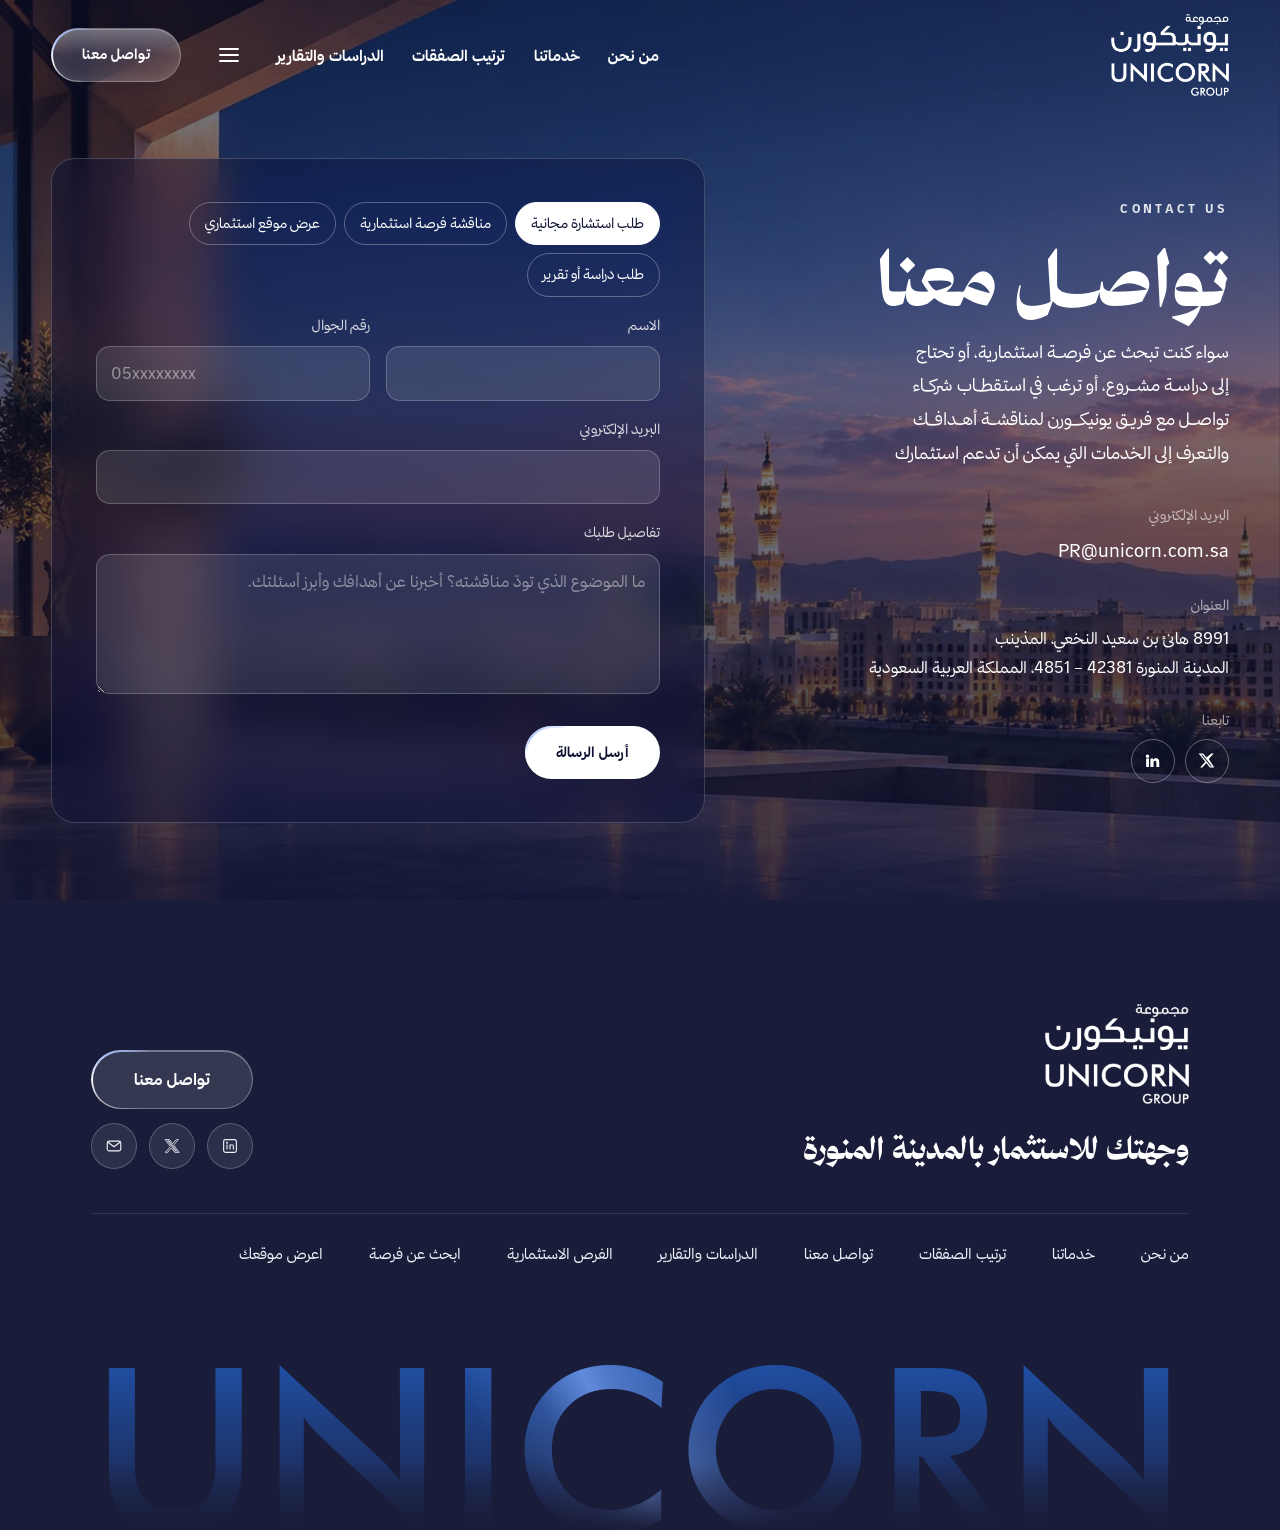
<file: contact.html>
<!doctype html>
<html lang="ar" dir="rtl"><head>
<meta charset="utf-8">
<meta name="viewport" content="width=device-width, initial-scale=1, viewport-fit=cover">
<title>تواصل معنا | مجموعة يونيكورن</title>
<meta name="description" content="تواصل مع مجموعة يونيكورن في المدينة المنورة">
<link rel="canonical" href="https://sihamsaleh.github.io/unicorn-site/contact.html">
<meta name="robots" content="index, follow, max-image-preview:large">
<meta property="og:type" content="website">
<meta property="og:locale" content="ar_SA">
<meta property="og:site_name" content="مجموعة يونيكورن">
<meta property="og:title" content="تواصل معنا | مجموعة يونيكورن">
<meta property="og:description" content="تواصل مع مجموعة يونيكورن في المدينة المنورة">
<meta property="og:url" content="https://sihamsaleh.github.io/unicorn-site/contact.html">
<meta property="og:image" content="https://sihamsaleh.github.io/unicorn-site/assets/img/og-logo.jpg">
<meta property="og:image:width" content="1200">
<meta property="og:image:height" content="630">
<meta property="og:image:alt" content="شعار مجموعة يونيكورن">
<meta name="twitter:card" content="summary_large_image">
<meta name="twitter:site" content="@unicorn_1sa">
<link rel="alternate" type="text/markdown" title="llms.txt" href="https://sihamsaleh.github.io/unicorn-site/llms.txt">
<script type="application/ld+json">{"@context": "https://schema.org", "@graph": [{"@type": ["Organization", "ProfessionalService"], "@id": "https://sihamsaleh.github.io/unicorn-site/#org", "name": "مجموعة يونيكورن للاستشارات والاستثمارات", "alternateName": ["Unicorn Group", "يونيكورن"], "url": "https://sihamsaleh.github.io/unicorn-site/", "logo": "https://sihamsaleh.github.io/unicorn-site/assets/img/logo-white.png", "image": "https://sihamsaleh.github.io/unicorn-site/assets/img/hero-1.jpg", "description": "جهة سعودية مقرّها المدينة المنورة متخصصة في سوق المدينة العقاري: تقارير أسبوعية وشهرية، واستشارات مالية واستراتيجية، واستشارات التطوير العقاري، والتقييم الصناعي", "email": "PR@unicorn.com.sa", "address": {"@type": "PostalAddress", "streetAddress": "8991 هانئ بن سعيد النخعي، المذينب", "addressLocality": "المدينة المنورة", "postalCode": "42381", "addressCountry": "SA"}, "areaServed": {"@type": "City", "name": "المدينة المنورة"}, "knowsAbout": ["سوق المدينة المنورة العقاري", "الاستشارات المالية", "دراسات الجدوى", "التطوير العقاري", "التقييم الصناعي"], "contactPoint": [{"@type": "ContactPoint", "contactType": "العلاقات العامة", "email": "PR@unicorn.com.sa"}], "sameAs": ["https://www.linkedin.com/company/unicorn-ksa", "https://x.com/unicorn_1sa"]}, {"@type": "WebPage", "@id": "https://sihamsaleh.github.io/unicorn-site/contact.html", "url": "https://sihamsaleh.github.io/unicorn-site/contact.html", "name": "تواصل معنا | مجموعة يونيكورن", "description": "تواصل مع مجموعة يونيكورن في المدينة المنورة", "inLanguage": "ar", "isPartOf": {"@id": "https://sihamsaleh.github.io/unicorn-site/#site"}, "about": {"@id": "https://sihamsaleh.github.io/unicorn-site/#org"}}]}</script>
<link rel="stylesheet" href="assets/css/site.css?v=20261127012253">
</head>
<body>
<a class="skip" href="#top">انتقل إلى المحتوى</a>
<header class="hdr" id="hdr">
  <div class="wrap">
    <a href="index.html" class="logo" aria-label="مجموعة يونيكورن — الرئيسية"></a>
    <nav class="nav" aria-label="القائمة الرئيسية">
      <a class="navlink" href="about.html">من نحن</a><a class="navlink" href="services.html">خدماتنا</a><a class="navlink" href="deal-arrangement.html">ترتيب الصفقات</a><a class="navlink" href="reports.html">الدراسات والتقارير</a><div class="dd nav-more"><button class="navlink" type="button" aria-expanded="false" aria-haspopup="true" aria-label="المزيد"><svg viewBox="0 0 22 16" aria-hidden="true"><path d="M2 2h18M2 8h18M2 14h18" fill="none" stroke="currentColor" stroke-width="1.8" stroke-linecap="round"></path></svg></button><ul><li><a href="madinah.html">عن المدينة المنورة</a></li><li><a href="opportunities.html">الفرص الاستثمارية</a></li><li><a href="find-opportunity.html">ابحث عن فرصة</a></li></ul></div>
      <a href="contact.html" class="btn btn-light" aria-current="page">تواصل معنا</a>
      <button class="burger" id="burger" aria-label="فتح القائمة" aria-expanded="false"><span></span><span></span></button>
    </nav>
  </div>
</header>
<div class="mnav" id="mnav">
  <div><h5>MENU</h5><a href="index.html">الرئيسية</a><a href="about.html">من نحن</a><a href="services.html">خدماتنا</a><a href="madinah.html">عن المدينة المنورة</a><a href="deal-arrangement.html">ترتيب الصفقات</a><a href="reports.html">الدراسات والتقارير</a><a href="opportunities.html">الفرص الاستثمارية</a><a href="find-opportunity.html">ابحث عن فرصة استثمارية</a></div>
  <div><a href="contact.html" class="btn btn-light" style="font-size:15px" aria-current="page">تواصل معنا</a></div>
</div>

<main id="top" tabindex="-1">
  <section class="phero cphero">
    <img src="assets/img/hero-1.webp" srcset="assets/img/hero-1-sm.webp 836w, assets/img/hero-1.webp 1672w" sizes="100vw" alt="" style="object-position:50% 62%">
    <div class="wrap cg-grid">
      <div class="c-info">
        <div class="cg-head"><span class="eyebrow">CONTACT US</span>
        <h1>تواصـل معنا</h1>
        <p class="cg-sub">سواء كنت تبحث عن فرصــة استثمارية، أو تحتاج إلى دراسـة مشــروع، أو ترغب في استقطــاب شركــاء<br class="cg-br"> تواصــل مع فريــق يونيكـــــورن لمناقشــة أهــدافـــك<br>والتعرف إلى الخدمات التي يمكن أن تدعم استثمارك</p></div>
        <h2 class="sr-only">بيانات التواصل</h2>
        <div><h3>البريد الإلكتروني</h3><span class="sel">PR@unicorn.com.sa</span></div>
        <div><h3>العنوان</h3><address>8991 هانئ بن سعيد النخعي، المذينب<br>المدينة المنورة 42381 – 4851، المملكة العربية السعودية</address></div>
        <div><h3>تابعنا</h3><div class="c-social">
          <a href="https://x.com/unicorn_1sa" target="_blank" rel="noopener" aria-label="X"><svg viewBox="0 0 24 24"><path d="M18.9 2H22l-6.8 7.8L23 22h-6.3l-4.9-6.4L6.2 22H3l7.3-8.4L1 2h6.4l4.4 5.8L18.9 2zm-1.1 18h1.7L6.3 3.9H4.5L17.8 20z"></path></svg></a>
          <a href="https://www.linkedin.com/company/unicorn-ksa" target="_blank" rel="noopener" aria-label="LinkedIn"><svg viewBox="0 0 24 24"><path d="M4.98 3.5a2.5 2.5 0 11-.02 5 2.5 2.5 0 01.02-5zM3 9h4v12H3zM9 9h3.8v1.7h.1c.5-1 1.8-2 3.8-2 4 0 4.8 2.6 4.8 6V21h-4v-5.6c0-1.3 0-3-1.9-3s-2.1 1.4-2.1 2.9V21H9z"></path></svg></a>
        </div></div>
      </div>

      <form class="form" id="cform" novalidate="">
        <div class="full"><label id="tl" class="cg-vh">الموضوع</label>
          <div class="topics" role="radiogroup" aria-labelledby="tl">
            <label><input type="radio" name="topic" id="t1" value="طلب استشارة مجانية" data-ph="ما الموضوع الذي تودّ مناقشته؟ أخبرنا عن أهدافك وأبرز أسئلتك." checked=""><span>طلب استشارة مجانية</span></label>
            <label><input type="radio" name="topic" id="t2" value="مناقشة فرصة استثمارية" data-ph="شاركنا وصفًا مختصرًا للفرصة، والقطاع، ومرحلتها الحالية، ونوع التعاون المطلوب."><span>مناقشة فرصة استثمارية</span></label>
            <label><input type="radio" name="topic" id="t3" value="عرض موقع استثماري" data-ph="اذكر نوع العقار، وما ترغب في مناقشته بشأنه."><span>عرض موقع استثماري</span></label>
            <label><input type="radio" name="topic" id="t4" value="طلب دراسة أو تقرير" data-ph="حدّد موضوع الدراسة أو التقرير، والغرض منه، وأي تفاصيل تساعدنا على فهم طلبك."><span>طلب دراسة أو تقرير</span></label>
          </div>
        </div>
        <label>الاسم<input id="fname" name="fname" autocomplete="name" required=""></label>
        <label>رقم الجوال<input id="fphone" name="fphone" type="tel" inputmode="tel" autocomplete="tel" dir="ltr" placeholder="05xxxxxxxx"></label>
        <label class="full">البريد الإلكتروني<input id="femail" name="femail" type="email" autocomplete="email" dir="ltr"></label>
        <div class="full site-only" id="sitef">
          <label class="site-map">رابط الموقع على خرائط قوقل<input id="fmap" name="fmap" type="url" inputmode="url" dir="ltr" placeholder="https://maps.app.goo.gl/..."></label>
          <label class="site-area">مساحة الموقع (م²)<input id="farea" name="farea" inputmode="decimal" dir="ltr" placeholder="مثال: 2500"></label>
        </div>
        <label class="full">تفاصيل طلبك<textarea id="fmsg" name="fmsg" required="" placeholder="ما الموضوع الذي تودّ مناقشته؟ أخبرنا عن أهدافك وأبرز أسئلتك."></textarea></label>
        <p class="err full" id="cerr" role="alert"></p>
        <button type="submit" class="btn">أرسل الرسالة</button>
        <div class="done" id="cdone" hidden="">شكرًا لتواصلك مع مجموعة يونيكورن. استلمنا طلبك، وسيتواصل معك الفريق لمتابعة التفاصيل.<span id="cextra"> يُحدَّد موعد الجلسة بالتنسيق معك.</span><small class="cfall">إذا ما انفتح تطبيق البريد، <a id="cmail" href="mailto:PR@unicorn.com.sa">اضغط هنا</a> لإرسال طلبك</small></div>
      </form>
    </div>
  </section>
</main>
<footer class="bwf bwf-l6" data-in="false">
  <div class="mft"><span class="mft-stars" aria-hidden="true"><i style="top:6%;left:4%;animation-delay:0s"></i><i style="top:10%;left:18%;animation-delay:1.4s"></i><i style="top:47%;left:71%;animation-delay:2.1s"></i><i style="top:14%;left:32%;animation-delay:2.8s"></i><i style="top:51%;left:85%;animation-delay:3.5s"></i><i style="top:55%;left:7%;animation-delay:0.9s"></i><i style="top:59%;left:21%;animation-delay:2.3s"></i><i style="top:26%;left:74%;animation-delay:3s"></i><i style="top:63%;left:35%;animation-delay:3.7s"></i><i style="top:30%;left:88%;animation-delay:0.4s"></i></span><div class="mft-head"><span class="mft-logo" role="img" aria-label="مجموعة يونيكورن"></span><p class="mft-tg">وجهتك للاستثمار بالمدينة المنورة</p></div><nav class="mft-nav" aria-label="روابط مختصرة"><a href="about.html">من نحن</a><span class="mft-dot" aria-hidden="true"></span><a href="services.html">خدماتنا</a><a href="opportunities.html">الفرص الاستثمارية</a><span class="mft-dot" aria-hidden="true"></span><a href="deal-arrangement.html">ترتيب الصفقات</a></nav><div class="mft-soc"><a href="https://www.linkedin.com/company/unicorn-ksa" target="_blank" rel="noopener" aria-label="لينكدإن"><svg viewBox="0 0 24 24" aria-hidden="true"><rect x="3.5" y="3.5" width="17" height="17" rx="2.5"/><path d="M8 10.5V16M12 16v-5.5M12 13c0-1.6 1-2.6 2.4-2.6s2.1.9 2.1 2.4V16"/><circle cx="8" cy="7.7" r=".55" fill="currentColor"/></svg></a><a href="https://x.com/unicorn_1sa" target="_blank" rel="noopener" aria-label="إكس"><svg viewBox="0 0 24 24" aria-hidden="true" style="stroke-width:1.1"><path d="M17.6 3.5h2.9l-6.3 7.2 7.4 9.8h-5.8l-4.5-5.9-5.2 5.9H3.2l6.7-7.7L2.8 3.5h5.9l4.1 5.4 4.8-5.4Zm-1 15.3h1.6L7.9 5.1H6.2l10.4 13.7Z"/></svg></a><a href="mailto:PR@unicorn.com.sa" aria-label="البريد"><svg viewBox="0 0 24 24" aria-hidden="true"><rect x="3" y="5.5" width="18" height="13" rx="2.5"/><path d="m4 7 8 6 8-6"/></svg></a></div><svg class="mft-draw" viewBox="0 0 375 172" aria-hidden="true"><path pathLength="1000" d="M0 168 L61 168 L61 111.2 L58 111.2 L58 106.2 L62.4 106.2 L62.4 82.8 L59.4 82.8 L59.4 81.1 L63.9 77.8 L63.9 62.2 L61.5 62.2 L61.5 60.6 L65.1 58 L65.1 52.3 C63.9 47.3 66.6 39.5 70 35.9 L70 31 A3.2 3.2 0 1 0 70 24.6 A3.2 3.2 0 1 0 70 31 L70 35.9 C73.4 39.5 76.1 47.3 74.9 52.3 L74.9 58 L78.5 60.6 L78.5 62.2 L76.1 62.2 L76.1 77.8 L80.6 81.1 L80.6 82.8 L77.6 82.8 L77.6 106.2 L82 106.2 L82 111.2 L79 111.2 L79 168 L135 168 L135 154.6 L140 154.6 L140 152.6 C140 100.4 161.6 94.6 188 91.2 L188 86.2 A1.8 1.8 0 1 0 188 82.6 A1.8 1.8 0 1 0 188 86.2 L188 82.6 L188 76.2 L188 91.2 C214.4 94.6 236 100.4 236 152.6 L236 154.6 L241 154.6 L241 168 L297 168 L297 111.2 L294 111.2 L294 106.2 L298.4 106.2 L298.4 82.8 L295.4 82.8 L295.4 81.1 L299.9 77.8 L299.9 62.2 L297.5 62.2 L297.5 60.6 L301.1 58 L301.1 52.3 C299.9 47.3 302.6 39.5 306 35.9 L306 31 A3.2 3.2 0 1 0 306 24.6 A3.2 3.2 0 1 0 306 31 L306 35.9 C309.4 39.5 312.1 47.3 310.9 52.3 L310.9 58 L314.5 60.6 L314.5 62.2 L312.1 62.2 L312.1 77.8 L316.6 81.1 L316.6 82.8 L313.6 82.8 L313.6 106.2 L318 106.2 L318 111.2 L315 111.2 L315 168 L375 168"/></svg></div>
  <div class="bwf-rule" aria-hidden="true"></div>
  <div class="bwf-sky" aria-hidden="true"><div class="bwf-wash"></div><div class="bwf-bands"></div><div class="bwf-beam"></div><div class="bwf-glow"></div><div class="bwf-grain"></div></div>
  <div class="bwf-inner">
    <div class="bwf-col bwf-brand-col"><div class="bwf-brand bwf-fade"><span class="bwf-logo" role="img" aria-label="مجموعة يونيكورن"></span><p class="bwf-tg">وجهتك للاستثمار بالمدينة المنورة</p></div></div>
    <div class="bwf-col bwf-cta"><a class="bwf-go bwf-fade" href="contact.html">تواصل معنا</a>
      <ul class="bwf-socials">
        <li class="bwf-fade"><a class="bwf-soc" href="https://www.linkedin.com/company/unicorn-ksa" target="_blank" rel="noopener" aria-label="لينكدإن"><svg viewBox="0 0 24 24" aria-hidden="true"><g fill="none" stroke="currentColor" stroke-width="1.5" stroke-linecap="round" stroke-linejoin="round"><rect x="3.5" y="3.5" width="17" height="17" rx="2.5"></rect><path d="M8 10.5V16M12 16v-5.5M12 13c0-1.6 1-2.6 2.4-2.6s2.1.9 2.1 2.4V16"></path><circle cx="8" cy="7.7" r=".55" fill="currentColor"></circle></g></svg><span class="bwf-tip" aria-hidden="true">LinkedIn</span></a></li>
        <li class="bwf-fade"><a class="bwf-soc" href="https://x.com/unicorn_1sa" target="_blank" rel="noopener" aria-label="إكس"><svg viewBox="0 0 24 24" aria-hidden="true"><path d="M17.6 3.5h2.9l-6.3 7.2 7.4 9.8h-5.8l-4.5-5.9-5.2 5.9H3.2l6.7-7.7L2.8 3.5h5.9l4.1 5.4 4.8-5.4Zm-1 15.3h1.6L7.9 5.1H6.2l10.4 13.7Z" fill="none" stroke="currentColor" stroke-width="1.1" stroke-linejoin="round"></path></svg><span class="bwf-tip" aria-hidden="true">X</span></a></li>
        <li class="bwf-fade"><a class="bwf-soc" href="mailto:PR@unicorn.com.sa" aria-label="البريد"><svg viewBox="0 0 24 24" aria-hidden="true"><g fill="none" stroke="currentColor" stroke-width="1.5" stroke-linejoin="round"><rect x="3" y="5.5" width="18" height="13" rx="2.5"></rect><path d="m4 7 8 6 8-6"></path></g></svg><span class="bwf-tip" aria-hidden="true">PR@unicorn.com.sa</span></a></li>
      </ul></div>
    <nav class="bwf-col bwf-row" aria-label="روابط الموقع"><ul class="bwf-links bwf-line"><li class="bwf-fade bwf-inl"><a class="bwf-link" href="about.html"><span class="bwf-link-t">من نحن</span><svg viewBox="0 0 12 12" aria-hidden="true"><path d="M9.5 9.5l-7-7M8 2.5H2.5V8" fill="none" stroke="currentColor" stroke-width="1.4" stroke-linecap="round" stroke-linejoin="round"></path></svg></a></li><li class="bwf-fade bwf-inl"><a class="bwf-link" href="services.html"><span class="bwf-link-t">خدماتنا</span><svg viewBox="0 0 12 12" aria-hidden="true"><path d="M9.5 9.5l-7-7M8 2.5H2.5V8" fill="none" stroke="currentColor" stroke-width="1.4" stroke-linecap="round" stroke-linejoin="round"></path></svg></a></li><li class="bwf-fade bwf-inl"><a class="bwf-link" href="deal-arrangement.html"><span class="bwf-link-t">ترتيب الصفقات</span><svg viewBox="0 0 12 12" aria-hidden="true"><path d="M9.5 9.5l-7-7M8 2.5H2.5V8" fill="none" stroke="currentColor" stroke-width="1.4" stroke-linecap="round" stroke-linejoin="round"></path></svg></a></li><li class="bwf-fade bwf-inl"><a class="bwf-link" href="contact.html"><span class="bwf-link-t">تواصل معنا</span><svg viewBox="0 0 12 12" aria-hidden="true"><path d="M9.5 9.5l-7-7M8 2.5H2.5V8" fill="none" stroke="currentColor" stroke-width="1.4" stroke-linecap="round" stroke-linejoin="round"></path></svg></a></li><li class="bwf-fade bwf-inl"><a class="bwf-link" href="reports.html"><span class="bwf-link-t">الدراسات والتقارير</span><svg viewBox="0 0 12 12" aria-hidden="true"><path d="M9.5 9.5l-7-7M8 2.5H2.5V8" fill="none" stroke="currentColor" stroke-width="1.4" stroke-linecap="round" stroke-linejoin="round"></path></svg></a></li><li class="bwf-fade bwf-inl"><a class="bwf-link" href="opportunities.html"><span class="bwf-link-t">الفرص الاستثمارية</span><svg viewBox="0 0 12 12" aria-hidden="true"><path d="M9.5 9.5l-7-7M8 2.5H2.5V8" fill="none" stroke="currentColor" stroke-width="1.4" stroke-linecap="round" stroke-linejoin="round"></path></svg></a></li><li class="bwf-fade bwf-inl"><a class="bwf-link" href="find-opportunity.html"><span class="bwf-link-t">ابحث عن فرصة</span><svg viewBox="0 0 12 12" aria-hidden="true"><path d="M9.5 9.5l-7-7M8 2.5H2.5V8" fill="none" stroke="currentColor" stroke-width="1.4" stroke-linecap="round" stroke-linejoin="round"></path></svg></a></li><li class="bwf-fade bwf-inl"><a class="bwf-link" href="opportunities.html#list"><span class="bwf-link-t">اعرض موقعك</span><svg viewBox="0 0 12 12" aria-hidden="true"><path d="M9.5 9.5l-7-7M8 2.5H2.5V8" fill="none" stroke="currentColor" stroke-width="1.4" stroke-linecap="round" stroke-linejoin="round"></path></svg></a></li></ul></nav>
  </div>
  <div class="bwf-word" dir="ltr">
    <p class="sr-only">UNICORN</p>
    <div class="bwf-word-box"><div class="bwf-word-in" aria-hidden="true"><span class="bwf-lw" style="--bwf-d:260ms"><span class="bwf-l">U</span></span><span class="bwf-lw" style="--bwf-d:335ms"><span class="bwf-l">N</span></span><span class="bwf-lw" style="--bwf-d:410ms"><span class="bwf-l">I</span></span><span class="bwf-lw" style="--bwf-d:485ms"><span class="bwf-l">C</span></span><span class="bwf-lw" style="--bwf-d:560ms"><span class="bwf-l">O</span></span><span class="bwf-lw" style="--bwf-d:635ms"><span class="bwf-l">R</span></span><span class="bwf-lw" style="--bwf-d:710ms"><span class="bwf-l">N</span></span></div></div>
    <div class="bwf-foot" aria-hidden="true"></div>
  </div>
</footer>

<script src="assets/js/site.js?v=20261124202733"></script>
</body></html>
</file>
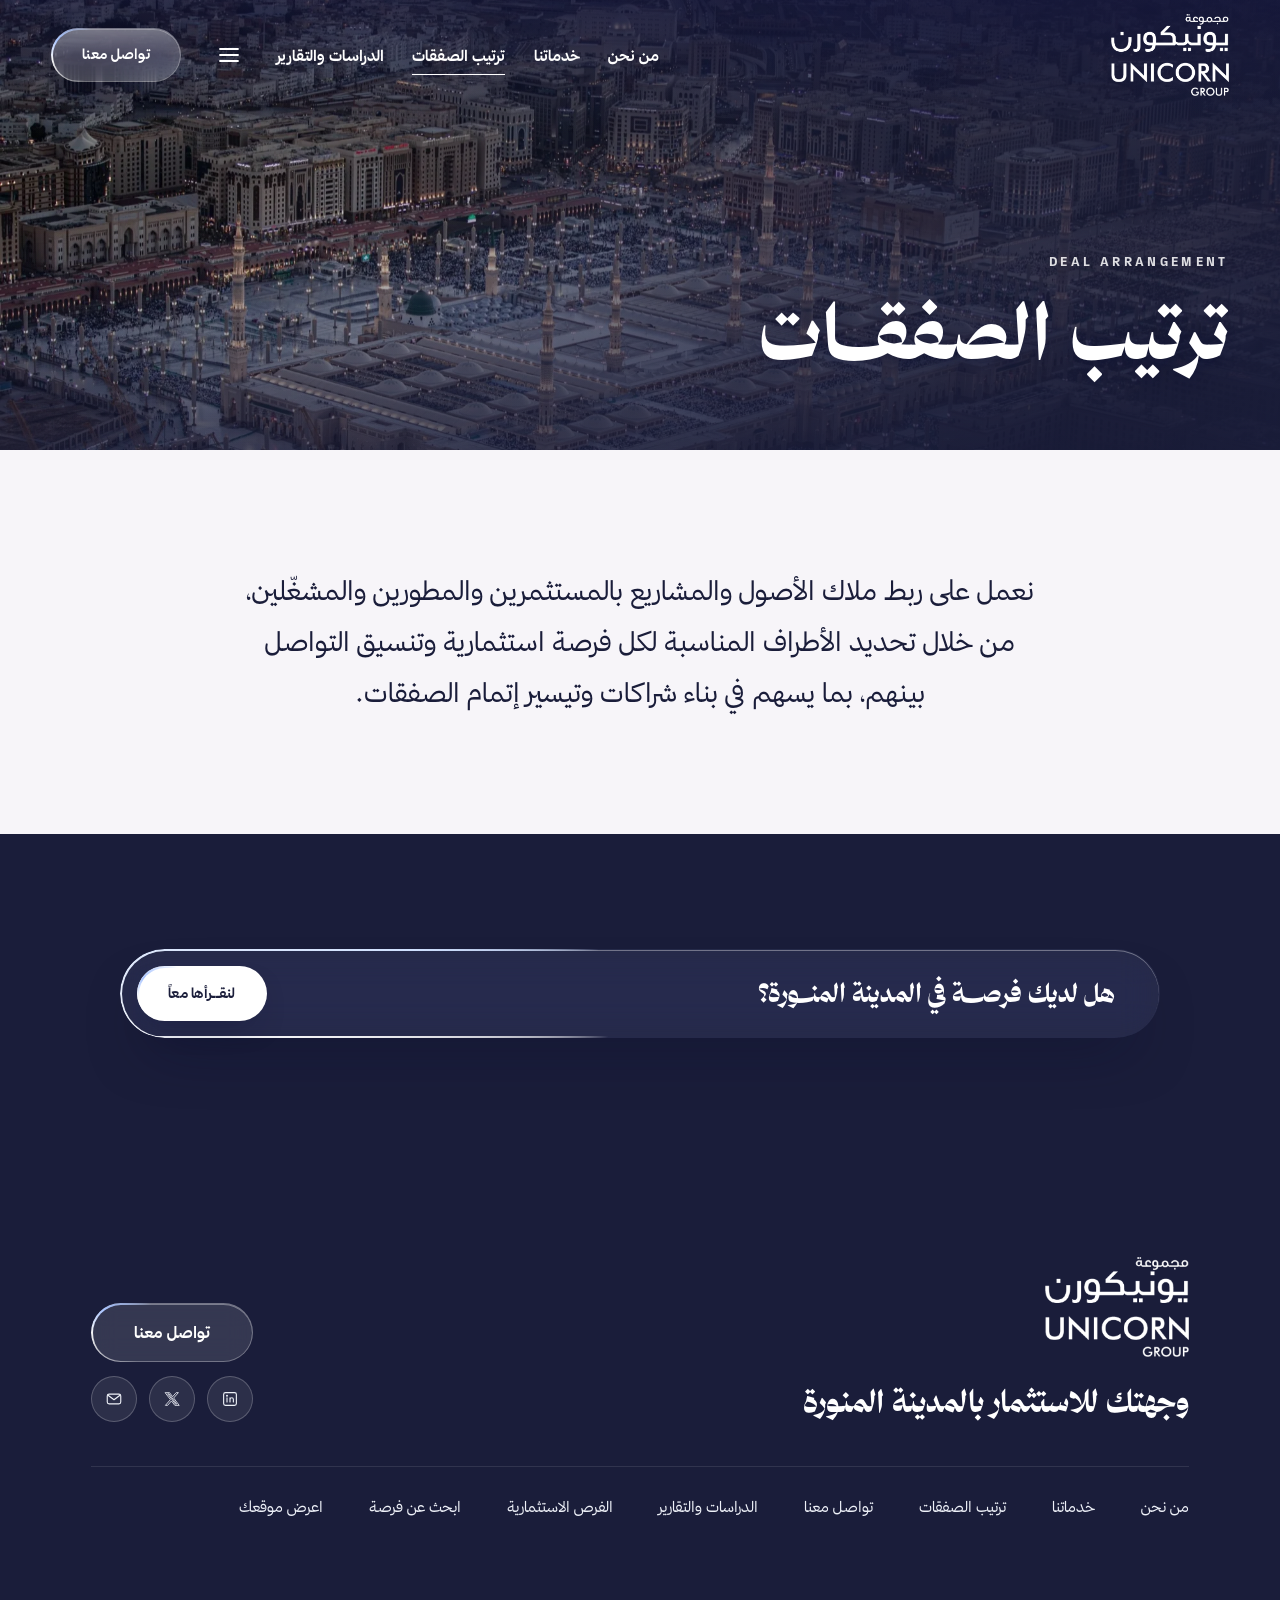
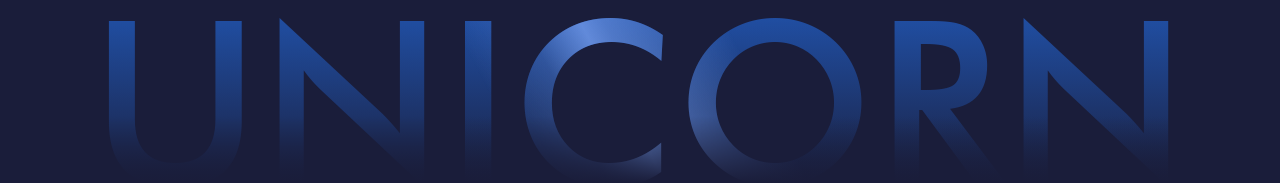
<file: deal-arrangement.html>
<!doctype html>
<html lang="ar" dir="rtl"><head>
<meta charset="utf-8">
<meta name="viewport" content="width=device-width, initial-scale=1, viewport-fit=cover">
<title>ترتيب الصفقات | مجموعة يونيكورن</title>
<meta name="description" content="نربط ملاك الأصول والمشاريع بالمستثمرين والمطورين والمشغّلين، ونحدد الأطراف المناسبة لكل فرصة استثمارية وننسّق التواصل بينهم لبناء شراكات وتيسير إتمام الصفقات">
<link rel="canonical" href="https://sihamsaleh.github.io/unicorn-site/deal-arrangement.html">
<meta name="robots" content="index, follow, max-image-preview:large">
<meta property="og:type" content="website">
<meta property="og:locale" content="ar_SA">
<meta property="og:site_name" content="مجموعة يونيكورن">
<meta property="og:title" content="ترتيب الصفقات | مجموعة يونيكورن">
<meta property="og:description" content="نربط ملاك الأصول والمشاريع بالمستثمرين والمطورين والمشغّلين، ونحدد الأطراف المناسبة لكل فرصة استثمارية وننسّق التواصل بينهم لبناء شراكات وتيسير إتمام الصفقات">
<meta property="og:url" content="https://sihamsaleh.github.io/unicorn-site/deal-arrangement.html">
<meta property="og:image" content="https://sihamsaleh.github.io/unicorn-site/assets/img/og-logo.jpg">
<meta property="og:image:width" content="1200">
<meta property="og:image:height" content="630">
<meta property="og:image:alt" content="شعار مجموعة يونيكورن">
<meta name="twitter:card" content="summary_large_image">
<meta name="twitter:site" content="@unicorn_1sa">
<link rel="alternate" type="text/markdown" title="llms.txt" href="https://sihamsaleh.github.io/unicorn-site/llms.txt">
<script type="application/ld+json">{"@context":"https://schema.org","@type":"WebPage","@id":"https://sihamsaleh.github.io/unicorn-site/deal-arrangement.html","url":"https://sihamsaleh.github.io/unicorn-site/deal-arrangement.html","name":"ترتيب الصفقات | مجموعة يونيكورن","description":"نربط ملاك الأصول والمشاريع بالمستثمرين والمطورين والمشغّلين، ونحدد الأطراف المناسبة لكل فرصة استثمارية وننسّق التواصل بينهم لبناء شراكات وتيسير إتمام الصفقات","inLanguage":"ar","about":{"@id":"https://sihamsaleh.github.io/unicorn-site/#org"}}</script>
<link rel="stylesheet" href="assets/css/site.css?v=20261127012253">
</head>
<body>
<a class="skip" href="#top">انتقل إلى المحتوى</a>
<header class="hdr" id="hdr">
  <div class="wrap">
    <a href="index.html" class="logo" aria-label="مجموعة يونيكورن — الرئيسية"></a>
    <nav class="nav" aria-label="القائمة الرئيسية">
      <a class="navlink" href="about.html">من نحن</a><a class="navlink" href="services.html">خدماتنا</a><a class="navlink" href="deal-arrangement.html" aria-current="page">ترتيب الصفقات</a><a class="navlink" href="reports.html">الدراسات والتقارير</a><div class="dd nav-more"><button class="navlink" type="button" aria-expanded="false" aria-haspopup="true" aria-label="المزيد"><svg viewBox="0 0 22 16" aria-hidden="true"><path d="M2 2h18M2 8h18M2 14h18" fill="none" stroke="currentColor" stroke-width="1.8" stroke-linecap="round"/></svg></button><ul><li><a href="madinah.html">عن المدينة المنورة</a></li><li><a href="opportunities.html">الفرص الاستثمارية</a></li><li><a href="find-opportunity.html">ابحث عن فرصة</a></li></ul></div>
      <a href="contact.html" class="btn btn-light">تواصل معنا</a>
      <button class="burger" id="burger" aria-label="فتح القائمة" aria-expanded="false"><span></span><span></span></button>
    </nav>
  </div>
</header>
<div class="mnav" id="mnav">
  <div><h5>MENU</h5><a href="index.html">الرئيسية</a><a href="about.html">من نحن</a><a href="services.html">خدماتنا</a><a href="madinah.html">عن المدينة المنورة</a><a href="deal-arrangement.html" aria-current="page">ترتيب الصفقات</a><a href="reports.html">الدراسات والتقارير</a><a href="opportunities.html">الفرص الاستثمارية</a><a href="find-opportunity.html">ابحث عن فرصة استثمارية</a></div>
  <div><a href="contact.html" class="btn btn-light" style="font-size:15px">تواصل معنا</a></div>
</div>

<main id="top" tabindex="-1">
  <section class="phero phero-sm">
    <img src="assets/img/madinah-6.webp" srcset="assets/img/madinah-6-sm.webp 900w, assets/img/madinah-6.webp 2000w" sizes="100vw" alt="المدينة المنورة" style="object-position:50% 55%">
    <div class="wrap">
      <span class="eyebrow">DEAL ARRANGEMENT</span>
      <h1>ترتيب الصفقــات</h1>
    </div>
  </section>

  <section class="block deal-intro">
    <div class="wrap">
      <p class="rv">نعمل على ربط ملاك الأصول والمشاريع بالمستثمرين والمطورين والمشغّلين، من خلال تحديد الأطراف المناسبة لكل فرصة استثمارية وتنسيق التواصل بينهم، بما يسهم في بناء شراكات وتيسير إتمام الصفقات.</p>
    </div>
  </section>

  <section class="strip"><div class="wrap"><h2>هل لديك فرصـــة في المدينة المنـــورة؟</h2><a href="contact.html" class="btn btn-light">لنقــرأها معاً</a></div></section>
</main>
<footer class="bwf bwf-l6" data-in="false">
  <div class="mft"><span class="mft-stars" aria-hidden="true"><i style="top:6%;left:4%;animation-delay:0s"></i><i style="top:10%;left:18%;animation-delay:1.4s"></i><i style="top:47%;left:71%;animation-delay:2.1s"></i><i style="top:14%;left:32%;animation-delay:2.8s"></i><i style="top:51%;left:85%;animation-delay:3.5s"></i><i style="top:55%;left:7%;animation-delay:0.9s"></i><i style="top:59%;left:21%;animation-delay:2.3s"></i><i style="top:26%;left:74%;animation-delay:3s"></i><i style="top:63%;left:35%;animation-delay:3.7s"></i><i style="top:30%;left:88%;animation-delay:0.4s"></i></span><div class="mft-head"><span class="mft-logo" role="img" aria-label="مجموعة يونيكورن"></span><p class="mft-tg">وجهتك للاستثمار بالمدينة المنورة</p></div><nav class="mft-nav" aria-label="روابط مختصرة"><a href="about.html">من نحن</a><span class="mft-dot" aria-hidden="true"></span><a href="services.html">خدماتنا</a><a href="opportunities.html">الفرص الاستثمارية</a><span class="mft-dot" aria-hidden="true"></span><a href="deal-arrangement.html" aria-current="page">ترتيب الصفقات</a></nav><div class="mft-soc"><a href="https://www.linkedin.com/company/unicorn-ksa" target="_blank" rel="noopener" aria-label="لينكدإن"><svg viewBox="0 0 24 24" aria-hidden="true"><rect x="3.5" y="3.5" width="17" height="17" rx="2.5"/><path d="M8 10.5V16M12 16v-5.5M12 13c0-1.6 1-2.6 2.4-2.6s2.1.9 2.1 2.4V16"/><circle cx="8" cy="7.7" r=".55" fill="currentColor"/></svg></a><a href="https://x.com/unicorn_1sa" target="_blank" rel="noopener" aria-label="إكس"><svg viewBox="0 0 24 24" aria-hidden="true" style="stroke-width:1.1"><path d="M17.6 3.5h2.9l-6.3 7.2 7.4 9.8h-5.8l-4.5-5.9-5.2 5.9H3.2l6.7-7.7L2.8 3.5h5.9l4.1 5.4 4.8-5.4Zm-1 15.3h1.6L7.9 5.1H6.2l10.4 13.7Z"/></svg></a><a href="mailto:PR@unicorn.com.sa" aria-label="البريد"><svg viewBox="0 0 24 24" aria-hidden="true"><rect x="3" y="5.5" width="18" height="13" rx="2.5"/><path d="m4 7 8 6 8-6"/></svg></a></div><svg class="mft-draw" viewBox="0 0 375 172" aria-hidden="true"><path pathLength="1000" d="M0 168 L61 168 L61 111.2 L58 111.2 L58 106.2 L62.4 106.2 L62.4 82.8 L59.4 82.8 L59.4 81.1 L63.9 77.8 L63.9 62.2 L61.5 62.2 L61.5 60.6 L65.1 58 L65.1 52.3 C63.9 47.3 66.6 39.5 70 35.9 L70 31 A3.2 3.2 0 1 0 70 24.6 A3.2 3.2 0 1 0 70 31 L70 35.9 C73.4 39.5 76.1 47.3 74.9 52.3 L74.9 58 L78.5 60.6 L78.5 62.2 L76.1 62.2 L76.1 77.8 L80.6 81.1 L80.6 82.8 L77.6 82.8 L77.6 106.2 L82 106.2 L82 111.2 L79 111.2 L79 168 L135 168 L135 154.6 L140 154.6 L140 152.6 C140 100.4 161.6 94.6 188 91.2 L188 86.2 A1.8 1.8 0 1 0 188 82.6 A1.8 1.8 0 1 0 188 86.2 L188 82.6 L188 76.2 L188 91.2 C214.4 94.6 236 100.4 236 152.6 L236 154.6 L241 154.6 L241 168 L297 168 L297 111.2 L294 111.2 L294 106.2 L298.4 106.2 L298.4 82.8 L295.4 82.8 L295.4 81.1 L299.9 77.8 L299.9 62.2 L297.5 62.2 L297.5 60.6 L301.1 58 L301.1 52.3 C299.9 47.3 302.6 39.5 306 35.9 L306 31 A3.2 3.2 0 1 0 306 24.6 A3.2 3.2 0 1 0 306 31 L306 35.9 C309.4 39.5 312.1 47.3 310.9 52.3 L310.9 58 L314.5 60.6 L314.5 62.2 L312.1 62.2 L312.1 77.8 L316.6 81.1 L316.6 82.8 L313.6 82.8 L313.6 106.2 L318 106.2 L318 111.2 L315 111.2 L315 168 L375 168"/></svg></div>
  <div class="bwf-rule" aria-hidden="true"></div>
  <div class="bwf-sky" aria-hidden="true"><div class="bwf-wash"></div><div class="bwf-bands"></div><div class="bwf-beam"></div><div class="bwf-glow"></div><div class="bwf-grain"></div></div>
  <div class="bwf-inner">
    <div class="bwf-col bwf-brand-col"><div class="bwf-brand bwf-fade"><span class="bwf-logo" role="img" aria-label="مجموعة يونيكورن"></span><p class="bwf-tg">وجهتك للاستثمار بالمدينة المنورة</p></div></div>
    <div class="bwf-col bwf-cta"><a class="bwf-go bwf-fade" href="contact.html">تواصل معنا</a>
      <ul class="bwf-socials">
        <li class="bwf-fade"><a class="bwf-soc" href="https://www.linkedin.com/company/unicorn-ksa" target="_blank" rel="noopener" aria-label="لينكدإن"><svg viewBox="0 0 24 24" aria-hidden="true"><g fill="none" stroke="currentColor" stroke-width="1.5" stroke-linecap="round" stroke-linejoin="round"><rect x="3.5" y="3.5" width="17" height="17" rx="2.5"></rect><path d="M8 10.5V16M12 16v-5.5M12 13c0-1.6 1-2.6 2.4-2.6s2.1.9 2.1 2.4V16"></path><circle cx="8" cy="7.7" r=".55" fill="currentColor"></circle></g></svg><span class="bwf-tip" aria-hidden="true">LinkedIn</span></a></li>
        <li class="bwf-fade"><a class="bwf-soc" href="https://x.com/unicorn_1sa" target="_blank" rel="noopener" aria-label="إكس"><svg viewBox="0 0 24 24" aria-hidden="true"><path d="M17.6 3.5h2.9l-6.3 7.2 7.4 9.8h-5.8l-4.5-5.9-5.2 5.9H3.2l6.7-7.7L2.8 3.5h5.9l4.1 5.4 4.8-5.4Zm-1 15.3h1.6L7.9 5.1H6.2l10.4 13.7Z" fill="none" stroke="currentColor" stroke-width="1.1" stroke-linejoin="round"></path></svg><span class="bwf-tip" aria-hidden="true">X</span></a></li>
        <li class="bwf-fade"><a class="bwf-soc" href="mailto:PR@unicorn.com.sa" aria-label="البريد"><svg viewBox="0 0 24 24" aria-hidden="true"><g fill="none" stroke="currentColor" stroke-width="1.5" stroke-linejoin="round"><rect x="3" y="5.5" width="18" height="13" rx="2.5"></rect><path d="m4 7 8 6 8-6"></path></g></svg><span class="bwf-tip" aria-hidden="true">PR@unicorn.com.sa</span></a></li>
      </ul></div>
    <nav class="bwf-col bwf-row" aria-label="روابط الموقع"><ul class="bwf-links bwf-line"><li class="bwf-fade bwf-inl"><a class="bwf-link" href="about.html"><span class="bwf-link-t">من نحن</span><svg viewBox="0 0 12 12" aria-hidden="true"><path d="M9.5 9.5l-7-7M8 2.5H2.5V8" fill="none" stroke="currentColor" stroke-width="1.4" stroke-linecap="round" stroke-linejoin="round"></path></svg></a></li><li class="bwf-fade bwf-inl"><a class="bwf-link" href="services.html"><span class="bwf-link-t">خدماتنا</span><svg viewBox="0 0 12 12" aria-hidden="true"><path d="M9.5 9.5l-7-7M8 2.5H2.5V8" fill="none" stroke="currentColor" stroke-width="1.4" stroke-linecap="round" stroke-linejoin="round"></path></svg></a></li><li class="bwf-fade bwf-inl"><a class="bwf-link" href="deal-arrangement.html"><span class="bwf-link-t">ترتيب الصفقات</span><svg viewBox="0 0 12 12" aria-hidden="true"><path d="M9.5 9.5l-7-7M8 2.5H2.5V8" fill="none" stroke="currentColor" stroke-width="1.4" stroke-linecap="round" stroke-linejoin="round"></path></svg></a></li><li class="bwf-fade bwf-inl"><a class="bwf-link" href="contact.html"><span class="bwf-link-t">تواصل معنا</span><svg viewBox="0 0 12 12" aria-hidden="true"><path d="M9.5 9.5l-7-7M8 2.5H2.5V8" fill="none" stroke="currentColor" stroke-width="1.4" stroke-linecap="round" stroke-linejoin="round"></path></svg></a></li><li class="bwf-fade bwf-inl"><a class="bwf-link" href="reports.html"><span class="bwf-link-t">الدراسات والتقارير</span><svg viewBox="0 0 12 12" aria-hidden="true"><path d="M9.5 9.5l-7-7M8 2.5H2.5V8" fill="none" stroke="currentColor" stroke-width="1.4" stroke-linecap="round" stroke-linejoin="round"></path></svg></a></li><li class="bwf-fade bwf-inl"><a class="bwf-link" href="opportunities.html"><span class="bwf-link-t">الفرص الاستثمارية</span><svg viewBox="0 0 12 12" aria-hidden="true"><path d="M9.5 9.5l-7-7M8 2.5H2.5V8" fill="none" stroke="currentColor" stroke-width="1.4" stroke-linecap="round" stroke-linejoin="round"></path></svg></a></li><li class="bwf-fade bwf-inl"><a class="bwf-link" href="find-opportunity.html"><span class="bwf-link-t">ابحث عن فرصة</span><svg viewBox="0 0 12 12" aria-hidden="true"><path d="M9.5 9.5l-7-7M8 2.5H2.5V8" fill="none" stroke="currentColor" stroke-width="1.4" stroke-linecap="round" stroke-linejoin="round"></path></svg></a></li><li class="bwf-fade bwf-inl"><a class="bwf-link" href="opportunities.html#list"><span class="bwf-link-t">اعرض موقعك</span><svg viewBox="0 0 12 12" aria-hidden="true"><path d="M9.5 9.5l-7-7M8 2.5H2.5V8" fill="none" stroke="currentColor" stroke-width="1.4" stroke-linecap="round" stroke-linejoin="round"></path></svg></a></li></ul></nav>
  </div>
  <div class="bwf-word" dir="ltr">
    <p class="sr-only">UNICORN</p>
    <div class="bwf-word-box"><div class="bwf-word-in" aria-hidden="true"><span class="bwf-lw" style="--bwf-d:260ms"><span class="bwf-l">U</span></span><span class="bwf-lw" style="--bwf-d:335ms"><span class="bwf-l">N</span></span><span class="bwf-lw" style="--bwf-d:410ms"><span class="bwf-l">I</span></span><span class="bwf-lw" style="--bwf-d:485ms"><span class="bwf-l">C</span></span><span class="bwf-lw" style="--bwf-d:560ms"><span class="bwf-l">O</span></span><span class="bwf-lw" style="--bwf-d:635ms"><span class="bwf-l">R</span></span><span class="bwf-lw" style="--bwf-d:710ms"><span class="bwf-l">N</span></span></div></div>
    <div class="bwf-foot" aria-hidden="true"></div>
  </div>
</footer>

<script src="assets/js/site.js?v=20261124202733"></script>
</body></html>
</file>
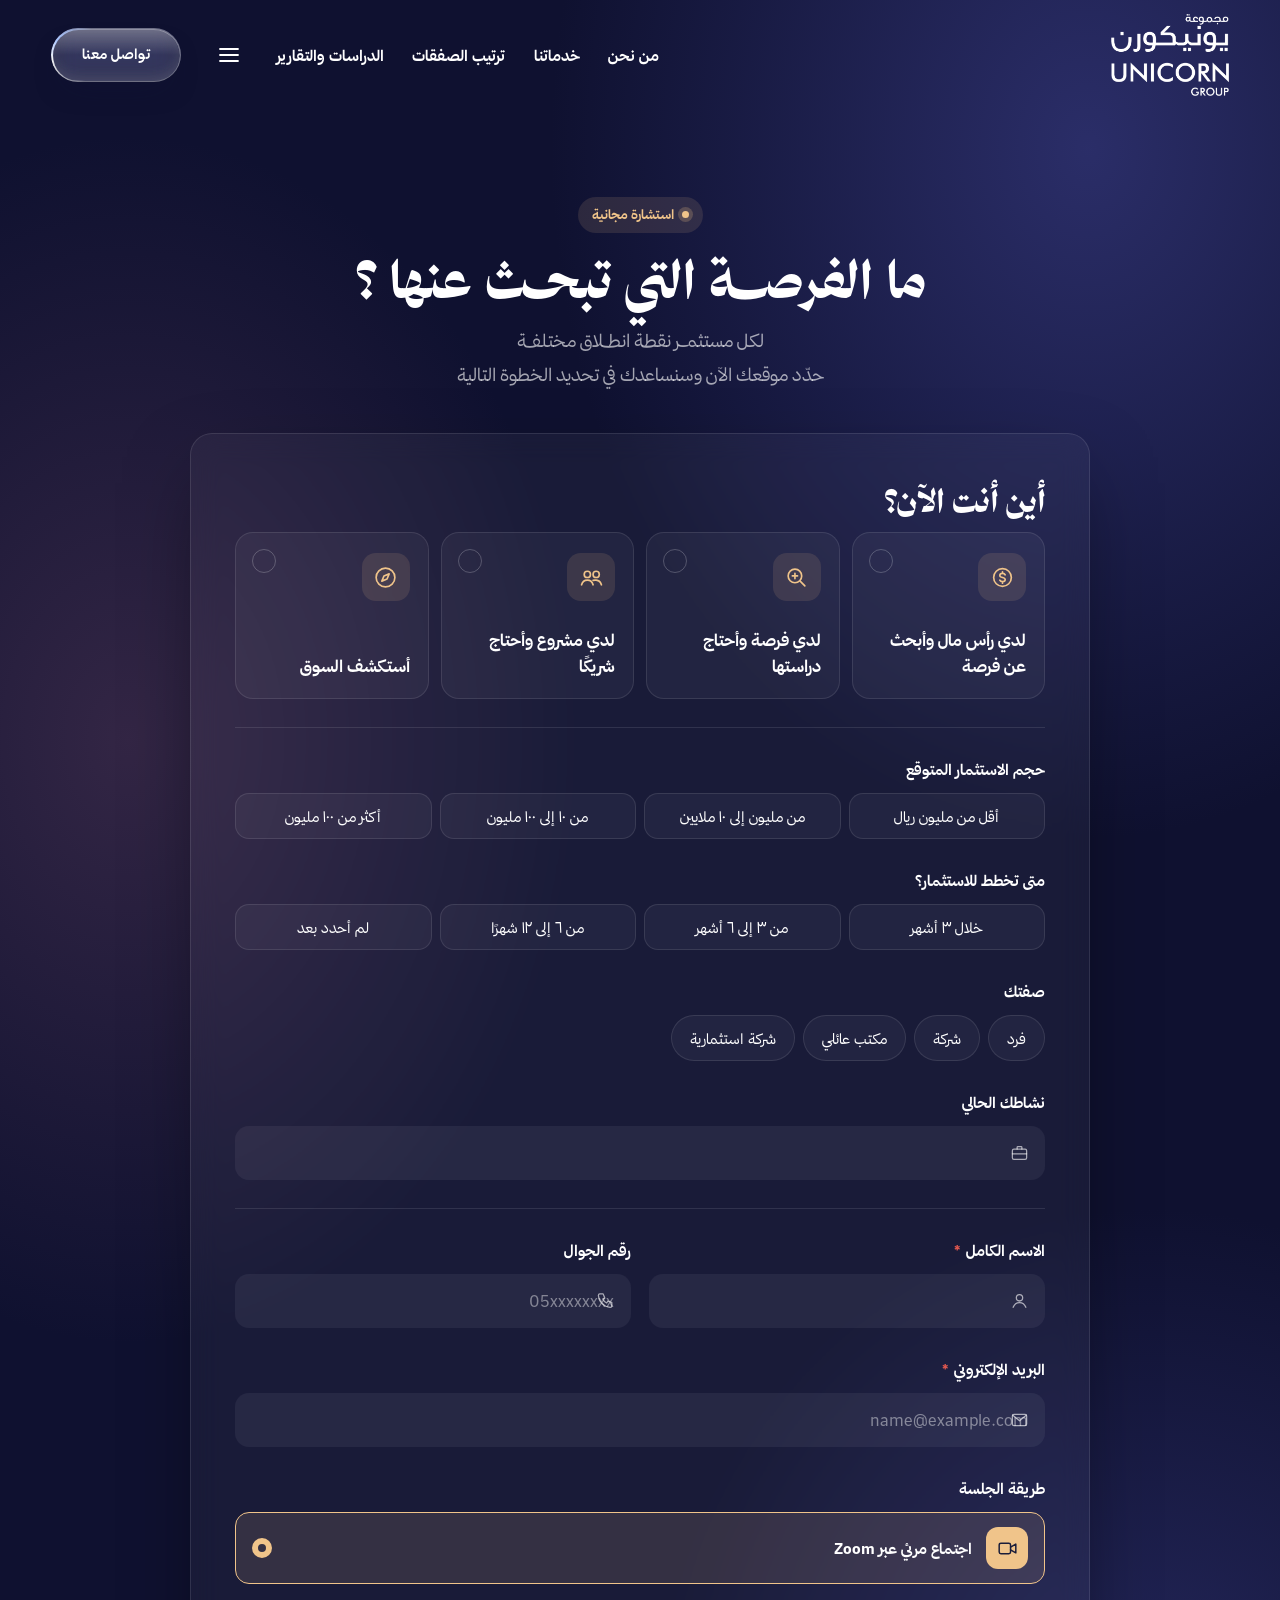
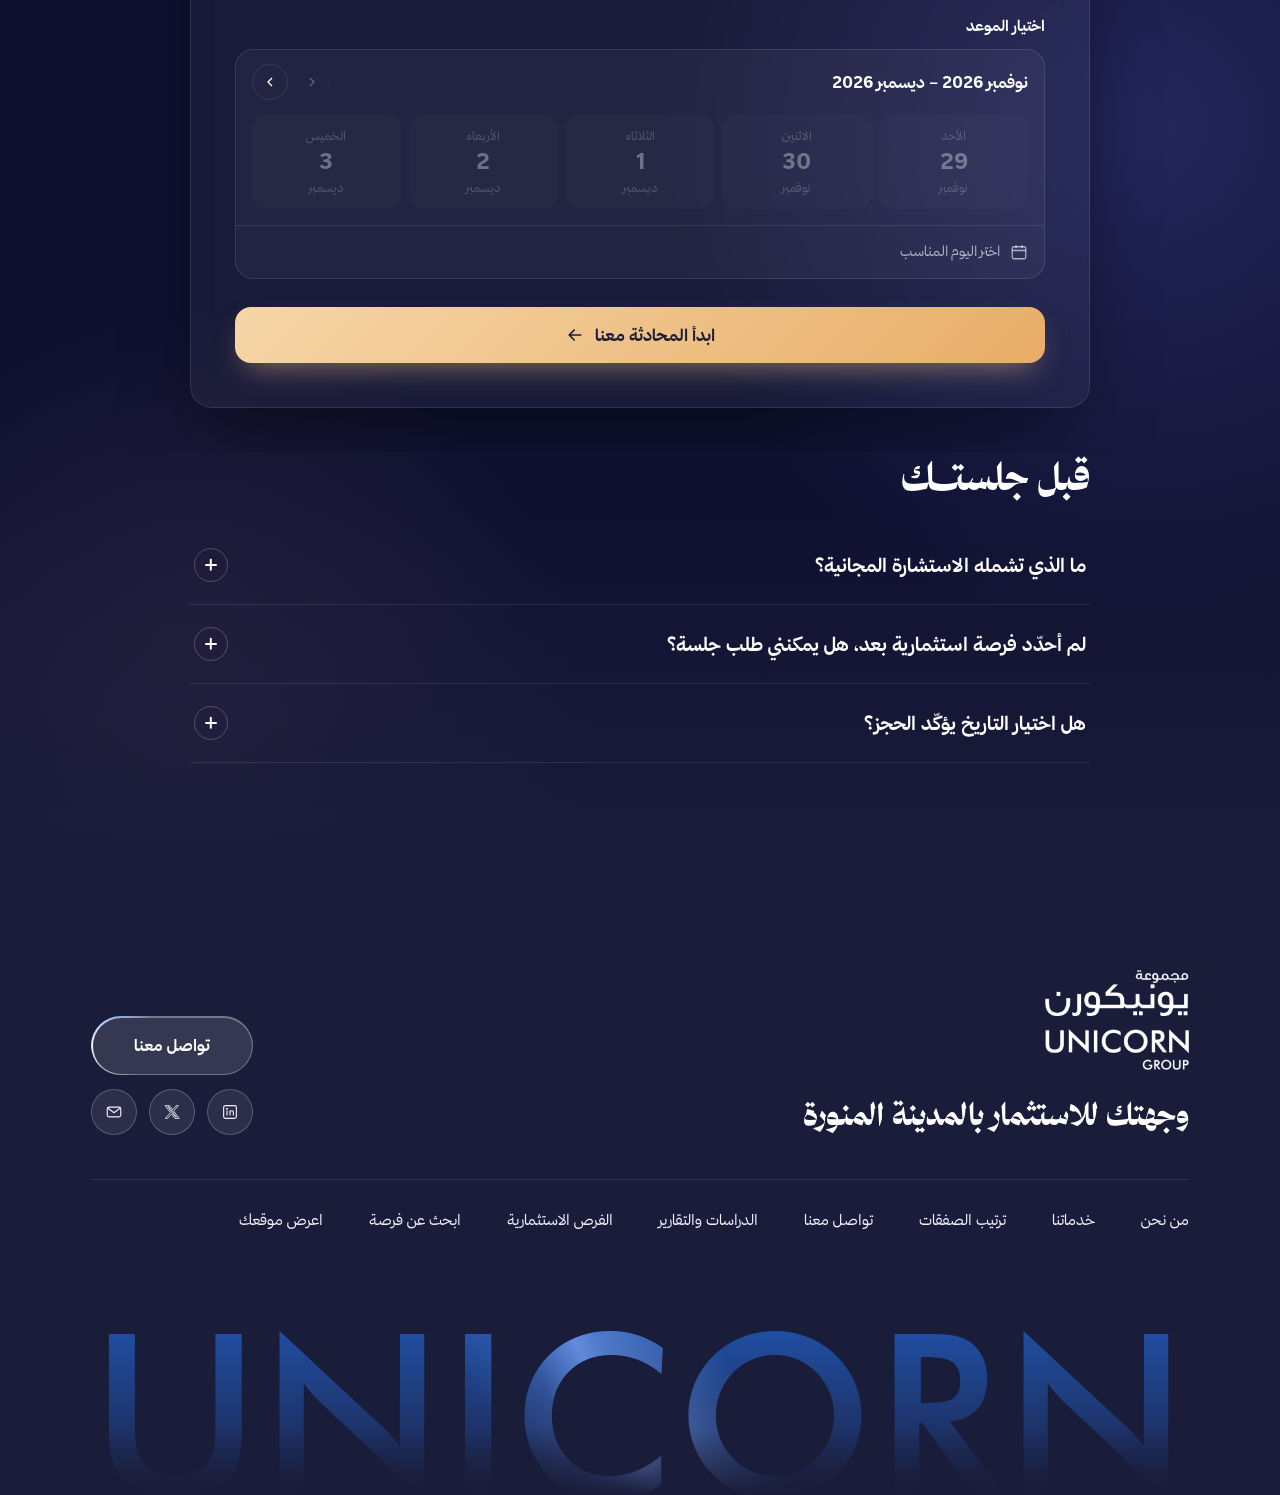
<file: find-opportunity.html>
<!doctype html>
<html lang="ar" dir="rtl"><head>
<meta charset="utf-8">
<meta name="viewport" content="width=device-width, initial-scale=1, viewport-fit=cover">
<title>ابحث عن فرصة | مجموعة يونيكورن</title>
<meta name="description" content="أخبرنا أين أنت الآن، وسنساعدك في إيجاد الفرصة الاستثمارية المناسبة في المدينة المنورة">
<link rel="canonical" href="https://sihamsaleh.github.io/unicorn-site/find-opportunity.html">
<meta name="robots" content="index, follow, max-image-preview:large">
<meta property="og:type" content="website">
<meta property="og:locale" content="ar_SA">
<meta property="og:site_name" content="مجموعة يونيكورن">
<meta property="og:title" content="ابحث عن فرصة | مجموعة يونيكورن">
<meta property="og:description" content="أخبرنا أين أنت الآن، وسنساعدك في إيجاد الفرصة الاستثمارية المناسبة في المدينة المنورة">
<meta property="og:url" content="https://sihamsaleh.github.io/unicorn-site/find-opportunity.html">
<meta property="og:image" content="https://sihamsaleh.github.io/unicorn-site/assets/img/og-logo.jpg">
<meta property="og:image:width" content="1200">
<meta property="og:image:height" content="630">
<meta property="og:image:alt" content="شعار مجموعة يونيكورن">
<meta name="twitter:card" content="summary_large_image">
<meta name="twitter:site" content="@unicorn_1sa">
<link rel="alternate" type="text/markdown" title="llms.txt" href="https://sihamsaleh.github.io/unicorn-site/llms.txt">
<script type="application/ld+json">{"@context": "https://schema.org", "@graph": [{"@type": ["Organization", "ProfessionalService"], "@id": "https://sihamsaleh.github.io/unicorn-site/#org", "name": "مجموعة يونيكورن للاستشارات والاستثمارات", "alternateName": ["Unicorn Group", "يونيكورن"], "url": "https://sihamsaleh.github.io/unicorn-site/", "logo": "https://sihamsaleh.github.io/unicorn-site/assets/img/logo-white.png", "image": "https://sihamsaleh.github.io/unicorn-site/assets/img/hero-1.jpg", "description": "جهة سعودية مقرّها المدينة المنورة متخصصة في سوق المدينة العقاري: تقارير أسبوعية وشهرية، واستشارات مالية واستراتيجية، واستشارات التطوير العقاري، والتقييم الصناعي", "email": "PR@unicorn.com.sa", "address": {"@type": "PostalAddress", "streetAddress": "8991 هانئ بن سعيد النخعي، المذينب", "addressLocality": "المدينة المنورة", "postalCode": "42381", "addressCountry": "SA"}, "areaServed": {"@type": "City", "name": "المدينة المنورة"}, "knowsAbout": ["سوق المدينة المنورة العقاري", "الاستشارات المالية", "دراسات الجدوى", "التطوير العقاري", "التقييم الصناعي"], "contactPoint": [{"@type": "ContactPoint", "contactType": "العلاقات العامة", "email": "PR@unicorn.com.sa"}], "sameAs": ["https://www.linkedin.com/company/unicorn-ksa", "https://x.com/unicorn_1sa"]}, {"@type": "WebPage", "@id": "https://sihamsaleh.github.io/unicorn-site/find-opportunity.html", "url": "https://sihamsaleh.github.io/unicorn-site/find-opportunity.html", "name": "ابحث عن فرصة | مجموعة يونيكورن", "description": "أخبرنا أين أنت الآن، وسنساعدك في إيجاد الفرصة الاستثمارية المناسبة في المدينة المنورة", "inLanguage": "ar", "isPartOf": {"@id": "https://sihamsaleh.github.io/unicorn-site/#site"}, "about": {"@id": "https://sihamsaleh.github.io/unicorn-site/#org"}}]}</script>
<link rel="stylesheet" href="assets/css/site.css?v=20261127012253">
<style>
/* ================= tokens per look ================= */
.d-stage{width:100%;container-type:inline-size;
  --q-page:#f4f2f8;--q-card:#fff;--q-field:#f6f5fa;--q-bd:rgba(26,29,58,.10);--q-bd2:rgba(26,29,58,.18);
  --q-tx:var(--ink);--q-mut:#6b6f8c;--q-acc:var(--brand);--q-acc-tx:#fff;--q-tint:#edf2fc;--q-ring:rgba(33,86,179,.16);
  --q-shadow:0 1px 2px rgba(26,29,58,.04),0 24px 60px -18px rgba(26,29,58,.18);--q-r:22px;--q-rf:14px;
}
.d-stage.s3{
  --q-page:#0f1130;--q-card:rgba(255,255,255,.045);--q-field:rgba(255,255,255,.06);--q-bd:rgba(255,255,255,.10);--q-bd2:rgba(255,255,255,.22);
  --q-tx:#fff;--q-mut:rgba(255,255,255,.62);--q-acc:var(--glow);--q-acc-tx:#1a1d3a;--q-tint:rgba(240,196,138,.12);--q-ring:rgba(240,196,138,.22);
  --q-shadow:0 30px 80px -20px rgba(0,0,0,.5);
}

/* ================= section ================= */
.q-sec{position:relative;background:var(--q-page);color:var(--q-tx);padding:clamp(36px,6cqw,90px) clamp(14px,4cqw,56px);overflow:hidden;isolation:isolate}
.q-sec::before,.q-sec::after{content:"";position:absolute;z-index:-1;border-radius:50%;filter:blur(70px);opacity:.55;pointer-events:none}
.q-sec::before{width:520px;height:520px;background:#cdd9f5;top:-180px;inset-inline-start:-140px}
.q-sec::after{width:460px;height:460px;background:#eadcf3;bottom:-200px;inset-inline-end:-120px}
.s3 .q-sec::before{background:#2c2f6b;opacity:.9}
.s3 .q-sec::after{background:#5f3f5e;opacity:.5}
.q-in{max-width:900px;margin-inline:auto;display:grid;gap:clamp(24px,4cqw,40px)}
.q-aside{text-align:center;display:grid;gap:12px;justify-items:center}
.q-chip{display:inline-flex;align-items:center;gap:8px;padding:6px 14px;border-radius:999px;background:var(--q-tint);color:var(--q-acc);font-size:13px;font-weight:700}
.q-chip i{width:7px;height:7px;border-radius:50%;background:currentColor;box-shadow:0 0 0 4px var(--q-ring)}
.q-aside h2,.q-aside h1{font-family:var(--display);font-weight:900;font-size:clamp(28px,4.4cqw,52px);line-height:1.3;text-wrap:balance}
.q-aside p{color:var(--q-mut);font-size:clamp(15.5px,1.6cqw,18px);max-width:58ch;line-height:1.9}
.q-sum{display:none}

/* look 1: split panel */
.s1 .q-in{max-width:1180px;grid-template-columns:minmax(0,.82fr) minmax(0,1.18fr);align-items:start;gap:clamp(20px,3cqw,36px)}
.s1 .q-aside{position:sticky;top:20px;text-align:start;justify-items:start;align-content:start;gap:16px;padding:clamp(26px,3.4cqw,44px);border-radius:var(--q-r);color:#fff;
  background:radial-gradient(120% 80% at 0% 0%,rgba(240,196,138,.30),transparent 55%),radial-gradient(90% 70% at 100% 100%,rgba(154,134,194,.45),transparent 60%),linear-gradient(160deg,#2c2f6b,#1a1d3a)}
.s1 .q-aside h2,.s1 .q-aside h1{font-size:clamp(28px,3.6cqw,44px)}
.s1 .q-aside p{color:rgba(255,255,255,.78)}
.s1 .q-chip{background:rgba(255,255,255,.12);color:var(--glow)}
.s1 .q-chip i{box-shadow:0 0 0 4px rgba(240,196,138,.2)}
.s1 .q-sum{display:grid;gap:10px;margin-top:10px;width:100%;padding-top:20px;border-top:1px solid rgba(255,255,255,.14)}
.q-sum b{font-family:var(--head);font-size:14px;color:rgba(255,255,255,.6);font-weight:400}
.q-sum div{display:flex;align-items:center;gap:12px;padding:12px 14px;border-radius:14px;background:rgba(255,255,255,.07);border:1px solid rgba(255,255,255,.08);font-size:14.5px}
.q-sum svg{width:20px;height:20px;flex:none;fill:none;stroke:var(--glow);stroke-width:1.6;stroke-linecap:round;stroke-linejoin:round}
.q-sum span{color:rgba(255,255,255,.55)}
.q-sum span.on{color:#fff;font-weight:700}
@container (max-width:860px){.s1 .q-in{grid-template-columns:1fr}.s1 .q-aside{position:static}.s1 .q-sum{display:none}}

/* ================= card ================= */
.q-card{background:var(--q-card);border:1px solid var(--q-bd);border-radius:var(--q-r);box-shadow:var(--q-shadow);padding:clamp(20px,3.6cqw,44px);display:grid;gap:28px;min-width:0}
.s3 .q-card{backdrop-filter:blur(14px);-webkit-backdrop-filter:blur(14px)}
.q-row{display:grid;grid-template-columns:1fr 1fr;gap:18px}
@container (max-width:620px){.q-row{grid-template-columns:1fr}}
.q-f{display:grid;gap:10px;min-width:0}
.q-lb{font-family:var(--head);font-weight:700;font-size:15px;color:var(--q-tx);display:flex;align-items:baseline;gap:6px}
.q-lb i{font-style:normal;color:#e0584f}
.q-lb small{font-weight:400;font-size:12.5px;color:var(--q-mut)}
.q-in-wrap{position:relative}
.q-in-wrap svg{position:absolute;inset-inline-start:16px;top:50%;translate:0 -50%;width:19px;height:19px;fill:none;stroke:var(--q-mut);stroke-width:1.6;stroke-linecap:round;stroke-linejoin:round;pointer-events:none;transition:stroke .2s}
.q-f input,.q-f textarea{font:inherit;font-size:16px;color:var(--q-tx);background:var(--q-field);border:1.5px solid transparent;border-radius:var(--q-rf);height:54px;padding:0 16px;padding-inline-start:46px;width:100%;min-width:0;transition:border-color .2s,box-shadow .2s,background .2s}
.q-f textarea{height:auto;min-height:110px;padding:14px 16px;resize:vertical}
.q-f input::placeholder,.q-f textarea::placeholder{color:var(--q-mut);opacity:.7}
.q-f input:hover,.q-f textarea:hover{border-color:var(--q-bd2)}
.q-f input:focus,.q-f textarea:focus{outline:none;border-color:var(--q-acc);background:var(--q-card);box-shadow:0 0 0 4px var(--q-ring)}
.s3 .q-f input:focus,.s3 .q-f textarea:focus{background:rgba(255,255,255,.08)}
.q-in-wrap:focus-within svg{stroke:var(--q-acc)}
.q-f input[dir=ltr]{text-align:right}
.q-f.bad input{border-color:#e0584f;box-shadow:0 0 0 4px rgba(224,88,79,.12)}
.q-er{display:none;color:#e0584f;font-size:13px}
.q-f.bad .q-er{display:block}
.q-hr{border:0;height:1px;background:var(--q-bd)}

/* pills */
.q-pills{display:flex;flex-wrap:wrap;gap:8px}
.q-pills.grid{display:grid;grid-template-columns:repeat(4,1fr)}
@container (max-width:760px){.q-pills.grid{grid-template-columns:1fr 1fr}}
@container (min-width:861px){.s1 .q-pills.grid{grid-template-columns:1fr 1fr}}
.q-pills label,.q-tiles label,.q-big label{display:block;min-width:0}
.q-pills input,.q-tiles input,.q-big input{position:absolute;opacity:0;width:1px;height:1px}
.q-pills span{display:flex;align-items:center;justify-content:center;gap:8px;min-height:46px;height:100%;padding:9px 18px;border-radius:999px;border:1.5px solid var(--q-bd);background:var(--q-card);font-size:14.5px;cursor:pointer;transition:.2s;text-align:center;line-height:1.5}
.q-pills.grid span{border-radius:var(--q-rf);padding:10px 12px}
.q-pills span::before{content:"";width:0;height:16px;flex:none;transition:width .2s;background:no-repeat center/16px url("data:image/svg+xml,%3Csvg xmlns='http://www.w3.org/2000/svg' viewBox='0 0 24 24' fill='none' stroke='%232156b3' stroke-width='2.6' stroke-linecap='round' stroke-linejoin='round'%3E%3Cpath d='M5 12.5l4.5 4.5L19 7.5'/%3E%3C/svg%3E")}
.s3 .q-pills span::before{background-image:url("data:image/svg+xml,%3Csvg xmlns='http://www.w3.org/2000/svg' viewBox='0 0 24 24' fill='none' stroke='%23f0c48a' stroke-width='2.6' stroke-linecap='round' stroke-linejoin='round'%3E%3Cpath d='M5 12.5l4.5 4.5L19 7.5'/%3E%3C/svg%3E")}
.q-pills span:hover{border-color:var(--q-bd2)}
.q-pills input:checked+span{border-color:var(--q-acc);background:var(--q-tint);color:var(--q-acc);font-weight:700}
.q-pills input:checked+span::before{width:16px}
.q-pills span{gap:0}.q-pills span::before{transition:width .2s,margin .2s}.q-pills input:checked+span::before{margin-inline-end:8px}
.q-pills input:focus-visible+span,.q-tiles input:focus-visible+span,.q-big input:focus-visible+span{box-shadow:0 0 0 4px var(--q-ring)}

/* method tiles */
.q-tiles{display:grid;grid-template-columns:1fr 1fr;gap:10px}
.q-tiles.one{grid-template-columns:1fr}
.q-tiles span{display:flex;align-items:center;gap:14px;padding:14px 16px;border-radius:var(--q-rf);border:1.5px solid var(--q-bd);background:var(--q-card);cursor:pointer;transition:.2s;font-size:15px;font-weight:700;font-family:var(--head)}
.q-tiles .ic{width:42px;height:42px;border-radius:12px;display:grid;place-items:center;background:var(--q-field);flex:none;transition:.2s;padding:0;border:0}
.q-tiles svg{width:21px;height:21px;fill:none;stroke:var(--q-acc);stroke-width:1.7;stroke-linecap:round;stroke-linejoin:round}
.q-tiles .dot{margin-inline-start:auto;width:20px;height:20px;border-radius:50%;border:1.5px solid var(--q-bd2);flex:none;transition:.2s}
.q-tiles input:checked+span{border-color:var(--q-acc);background:var(--q-tint)}
.q-tiles input:checked+span .ic{background:var(--q-acc)}
.q-tiles input:checked+span .ic svg{stroke:var(--q-acc-tx)}
.q-tiles input:checked+span .dot{border:6px solid var(--q-acc)}
@container (max-width:380px){.q-tiles>label>span{padding:12px;gap:10px;font-size:14px}.q-tiles .ic{width:36px;height:36px}.q-tiles .dot{display:none}}

/* big situation cards (form 3) */
.q-q{font-family:var(--display);font-weight:900;font-size:clamp(22px,2.8cqw,32px);line-height:1.4}
.q-big{display:grid;grid-template-columns:repeat(4,1fr);gap:12px}
@container (max-width:900px){.q-big{grid-template-columns:1fr 1fr}}
.q-big>label>span{position:relative;display:flex;flex-direction:column;justify-content:space-between;gap:26px;height:100%;min-height:150px;padding:20px 18px;border-radius:18px;border:1.5px solid var(--q-bd);background:var(--q-card);cursor:pointer;transition:.25s;font-family:var(--head);font-weight:700;font-size:16.5px;line-height:1.55}
.q-big .ic{width:48px;height:48px;border-radius:14px;display:grid;place-items:center;background:var(--q-tint);transition:.25s}
.q-big svg{width:25px;height:25px;fill:none;stroke:var(--q-acc);stroke-width:1.6;stroke-linecap:round;stroke-linejoin:round}
.q-big .ck{position:absolute;top:16px;inset-inline-end:16px;width:24px;height:24px;border-radius:50%;border:1.5px solid var(--q-bd2);display:grid;place-items:center;transition:.25s}
.q-big .ck svg{width:14px;height:14px;stroke:var(--q-acc-tx);stroke-width:3;opacity:0}
.q-big>label>span:hover{border-color:var(--q-bd2);translate:0 -2px}
.q-big input:checked+span{border-color:var(--q-acc);background:var(--q-tint);box-shadow:0 14px 30px -14px var(--q-ring)}
.q-big input:checked+span .ic{background:var(--q-acc)}
.q-big input:checked+span .ic svg{stroke:var(--q-acc-tx)}
.q-big input:checked+span .ck{background:var(--q-acc);border-color:var(--q-acc)}
.q-big input:checked+span .ck svg{opacity:1}
@container (max-width:420px){.q-big{gap:8px}.q-big>label>span{min-height:128px;padding:14px;font-size:14.5px;gap:16px}.q-big .ic{width:40px;height:40px}.q-big .ck{top:12px;inset-inline-end:12px;width:20px;height:20px}}

/* calendar */
.q-cal{border:1.5px solid var(--q-bd);border-radius:18px;background:var(--q-card);overflow:hidden}
.q-cal-top{display:flex;justify-content:space-between;align-items:center;padding:14px 16px}
.q-cal-top b{font-family:var(--head);font-size:16px}
.q-cal-top .nv{display:flex;gap:6px}
.q-cal-top .nv button{width:36px;height:36px;border-radius:50%;border:1.5px solid var(--q-bd);display:grid;place-items:center;transition:.2s}
.q-cal-top .nv button:hover:not(:disabled){border-color:var(--q-acc);color:var(--q-acc)}
.q-cal-top .nv button:disabled{opacity:.3;cursor:default}
.q-cal-top svg{width:16px;height:16px;fill:none;stroke:currentColor;stroke-width:2}
.q-days{display:grid;grid-template-columns:repeat(5,1fr);gap:8px;padding:0 16px 16px}
.q-days button{padding:10px 2px;border-radius:14px;background:var(--q-field);border:1.5px solid transparent;display:grid;gap:0;justify-items:center;transition:.2s}
.q-days button small{font-size:12px;color:var(--q-mut)}
.q-days button b{font-size:22px;line-height:1.35;font-variant-numeric:tabular-nums}
.q-days button:hover:not(:disabled){border-color:var(--q-bd2)}
.q-days button:disabled{opacity:.35;cursor:default}
.q-days button[aria-pressed=true]{background:var(--q-acc);color:var(--q-acc-tx);box-shadow:0 10px 22px -10px var(--q-acc)}
.q-days button[aria-pressed=true] small{color:inherit;opacity:.8}
@container (max-width:420px){.q-days{gap:5px;padding:0 10px 12px}.q-days button small{font-size:10.5px}.q-days button b{font-size:19px}}
.q-slots-wrap{padding:16px;border-top:1px solid var(--q-bd);display:grid;gap:10px;background:var(--q-field)}
.q-slots-wrap>span{font-size:13px;color:var(--q-mut)}
.q-slots{display:grid;grid-template-columns:repeat(auto-fill,minmax(92px,1fr));gap:8px}
.q-slots button{height:42px;border-radius:999px;border:1.5px solid var(--q-bd);background:var(--q-card);font-size:14px;font-variant-numeric:tabular-nums;transition:.2s}
.q-slots button:hover:not(:disabled){border-color:var(--q-acc)}
.q-slots button:disabled{opacity:.35;text-decoration:line-through;cursor:default}
.q-slots button[aria-pressed=true]{background:var(--q-acc);color:var(--q-acc-tx);border-color:var(--q-acc)}
.q-cal-sum{display:flex;align-items:center;gap:10px;padding:13px 16px;border-top:1px solid var(--q-bd);font-size:14px;color:var(--q-mut)}
.q-cal-sum svg{width:18px;height:18px;fill:none;stroke:currentColor;stroke-width:1.7;flex:none}
.q-cal-sum.on{color:var(--q-tx)}
.q-cal-sum.on svg{stroke:var(--q-acc)}
.q-cal-sum b{font-family:var(--head)}

/* actions */
.q-acts{display:flex;align-items:center;gap:10px}
.q-acts [hidden]{display:none!important}
.q-btn{display:inline-flex;align-items:center;justify-content:center;gap:10px;height:56px;padding:0 30px;border-radius:16px;font-family:var(--head);font-weight:700;font-size:16.5px;transition:.25s}
.q-btn svg{width:20px;height:20px;fill:none;stroke:currentColor;stroke-width:2;stroke-linecap:round;stroke-linejoin:round;transition:translate .25s}
.q-btn.pri{flex:1;color:#fff;background:linear-gradient(135deg,var(--brand),var(--brand-deep));box-shadow:0 14px 30px -12px rgba(33,86,179,.7)}
.s3 .q-btn.pri{color:#1a1d3a;background:linear-gradient(135deg,#f6d6a8,#e8ad68);box-shadow:0 14px 30px -12px rgba(240,196,138,.55)}
.q-btn.pri:hover{translate:0 -1px}
.q-btn.pri:hover svg{translate:-4px 0}
.q-btn.ghost{border:1.5px solid var(--q-bd2);color:var(--q-tx)}
.q-btn.ghost:hover{border-color:var(--q-tx)}
.q-btn.ghost:hover svg{translate:4px 0}
@container (max-width:420px){.q-btn{padding:0 18px;font-size:15.5px}}

/* stepper */
.q-steps{display:flex;align-items:center;gap:10px}
.q-steps .st{display:flex;align-items:center;gap:10px;flex:none}
.q-steps .n{width:34px;height:34px;border-radius:50%;display:grid;place-items:center;font-family:var(--head);font-weight:700;font-size:15px;border:1.5px solid var(--q-bd2);color:var(--q-mut);transition:.3s;flex:none}
.q-steps .n svg{width:16px;height:16px;fill:none;stroke:currentColor;stroke-width:2.6;display:none}
.q-steps .t{font-size:14px;color:var(--q-mut);transition:.3s;white-space:nowrap}
.q-steps .ln{flex:1;height:2px;border-radius:2px;background:var(--q-bd);position:relative;overflow:hidden;min-width:16px}
.q-steps .ln i{position:absolute;inset:0;background:var(--q-acc);transform:scaleX(0);transform-origin:right;transition:transform .4s}
.q-steps .st.on .n{background:var(--q-acc);border-color:var(--q-acc);color:var(--q-acc-tx);box-shadow:0 0 0 5px var(--q-ring)}
.q-steps .st.on .t{color:var(--q-tx);font-weight:700}
.q-steps .st.qdone .n{background:var(--q-tint);border-color:var(--q-acc);color:var(--q-acc)}
.q-steps .st.qdone .n svg{display:block}
.q-steps .st.qdone .n b{display:none}
.q-steps .ln.qdone i{transform:none}
.q-step-lb{font-size:13px;color:var(--q-mut);margin-top:-14px}
@container (max-width:620px){.q-steps .st:not(.on) .t{display:none}}
.q-step{display:grid;gap:26px;animation:qin .35s ease}
.q-step[hidden]{display:none}
.q-step h3{font-family:var(--display);font-weight:900;font-size:clamp(21px,2.4cqw,26px)}
@keyframes qin{from{opacity:0;translate:0 8px}}

/* toast */
.q-toast{position:fixed;inset-inline:0;bottom:calc(24px + env(safe-area-inset-bottom,0px));margin-inline:auto;width:min(520px,calc(100% - 32px));background:#fff;color:var(--ink);padding:16px 18px;border-radius:18px;display:flex;gap:14px;align-items:center;box-shadow:0 24px 60px -10px rgba(26,29,58,.35);border:1px solid var(--line);z-index:60;translate:0 24px;opacity:0;pointer-events:none;transition:.35s cubic-bezier(.2,.8,.2,1);font-size:15px;line-height:1.7}
.q-toast.on{translate:0 0;opacity:1}
.q-toast .ic{width:42px;height:42px;border-radius:50%;background:#e7f6ee;display:grid;place-items:center;flex:none}
.q-toast svg{width:22px;height:22px;fill:none;stroke:#1f9d5b;stroke-width:2.4;stroke-linecap:round;stroke-linejoin:round}
.panel[hidden]{display:none}
@media (prefers-reduced-motion:reduce){*{transition:none!important;animation:none!important}}

/* start-aligned intro */
.q-aside.q-start{text-align:start;justify-items:start;gap:14px}
.q-eb{display:inline-flex;align-items:center;gap:14px;color:var(--q-acc);font-size:15px}
.q-eb::before{content:"";width:44px;height:1.5px;background:currentColor}
/* faq */
.q-faq{background:var(--q-page);color:var(--q-tx);padding:clamp(8px,2cqw,24px) clamp(14px,4cqw,56px) clamp(56px,8cqw,110px)}
.q-faq-in{max-width:900px;margin-inline:auto}
.q-faq h2{font-family:var(--display);font-weight:900;font-size:clamp(26px,3.2cqw,38px);line-height:1.3;margin-bottom:clamp(14px,2cqw,24px)}
.q-qa{border-bottom:1px solid var(--q-bd)}
.q-qa summary{list-style:none;cursor:pointer;display:flex;align-items:center;justify-content:space-between;gap:16px;padding:22px 4px;font-family:var(--head);font-size:clamp(16.5px,1.7cqw,19px);font-weight:700;border-radius:10px}
.q-qa summary::-webkit-details-marker{display:none}
.q-qa summary:hover{color:var(--q-acc)}
.q-qa summary:focus-visible{outline:2px solid var(--q-acc);outline-offset:2px}
.q-ch{flex:none;width:34px;height:34px;border-radius:50%;border:1px solid var(--q-bd2);position:relative;transition:transform .25s,background .25s,border-color .25s}
.q-ch::before,.q-ch::after{content:"";position:absolute;inset:0;margin:auto;width:12px;height:1.6px;background:currentColor;border-radius:2px}
.q-ch::after{transform:rotate(90deg);transition:transform .25s}
.q-qa[open] .q-ch{background:var(--q-acc);border-color:var(--q-acc);color:var(--q-acc-tx)}
.q-qa[open] .q-ch::after{transform:rotate(0)}
.q-qa p{color:var(--q-mut);font-size:clamp(15px,1.5cqw,17px);line-height:2;padding:0 4px 24px;max-width:75ch}
/* one continuous gradient across the page */
.d-stage{position:relative;isolation:isolate;overflow:hidden;background:
  linear-gradient(180deg,transparent calc(100% - 360px),#1a1d3a),
  radial-gradient(60% 40% at 85% 6%,rgba(44,47,107,.95),transparent 70%),
  radial-gradient(50% 35% at 10% 30%,rgba(95,63,94,.45),transparent 70%),
  radial-gradient(55% 30% at 90% 70%,rgba(44,47,107,.7),transparent 70%),
  radial-gradient(45% 25% at 15% 95%,rgba(95,63,94,.35),transparent 70%),
  var(--q-page)}
.d-stage .q-sec,.d-stage .q-tabbar,.d-stage .q-faq{background:transparent}
.d-stage .q-sec::before,.d-stage .q-sec::after{display:none}
.d-stage .q-sec{padding-bottom:clamp(28px,3.5cqw,48px)}
.d-stage .q-faq{padding-top:0}
/* blend into footer */
.bwf .bwf-rule{display:none}
/* page tabs */
.q-tabbar.q-top{padding-top:calc(var(--hdr-h,126px) + clamp(16px,3cqw,36px))}
.q-tabbar{background:var(--q-page);padding:clamp(28px,4cqw,48px) 16px 0;display:flex;justify-content:center}
.q-tabs{display:inline-flex;gap:4px;padding:5px;border-radius:999px;background:rgba(255,255,255,.06);border:1px solid var(--q-bd);flex-wrap:wrap;justify-content:center}
.q-tabs button{padding:10px 20px;border-radius:999px;font-family:var(--head);font-size:15px;color:var(--q-mut);transition:background .2s,color .2s}
.q-tabs button:hover{color:var(--q-tx)}
.q-tabs button[aria-selected=true]{background:var(--q-acc);color:var(--q-acc-tx)}
.q-tabs button:focus-visible{outline:2px solid var(--q-acc);outline-offset:2px}
@container (max-width:420px){.q-tabs button{padding:9px 14px;font-size:14px}}
.d-stage .q-sec{padding-top:clamp(28px,4cqw,56px)}
</style>
</head>
<body>
<a class="skip" href="#top">انتقل إلى المحتوى</a>
<header class="hdr" id="hdr">
  <div class="wrap">
    <a href="index.html" class="logo" aria-label="مجموعة يونيكورن — الرئيسية"></a>
    <nav class="nav" aria-label="القائمة الرئيسية">
      <a class="navlink" href="about.html">من نحن</a><a class="navlink" href="services.html">خدماتنا</a><a class="navlink" href="deal-arrangement.html">ترتيب الصفقات</a><a class="navlink" href="reports.html">الدراسات والتقارير</a><div class="dd nav-more"><button class="navlink" type="button" aria-expanded="false" aria-haspopup="true" aria-label="المزيد"><svg viewBox="0 0 22 16" aria-hidden="true"><path d="M2 2h18M2 8h18M2 14h18" fill="none" stroke="currentColor" stroke-width="1.8" stroke-linecap="round"></path></svg></button><ul><li><a href="madinah.html">عن المدينة المنورة</a></li><li><a href="opportunities.html">الفرص الاستثمارية</a></li><li><a href="find-opportunity.html" aria-current="page">ابحث عن فرصة</a></li></ul></div>
      <a href="contact.html" class="btn btn-light">تواصل معنا</a>
      <button class="burger" id="burger" aria-label="فتح القائمة" aria-expanded="false"><span></span><span></span></button>
    </nav>
  </div>
</header>
<div class="mnav" id="mnav">
  <div><h5>MENU</h5><a href="index.html">الرئيسية</a><a href="about.html">من نحن</a><a href="services.html">خدماتنا</a><a href="madinah.html">عن المدينة المنورة</a><a href="deal-arrangement.html">ترتيب الصفقات</a><a href="reports.html">الدراسات والتقارير</a><a href="opportunities.html">الفرص الاستثمارية</a><a href="find-opportunity.html" aria-current="page">ابحث عن فرصة استثمارية</a></div>
  <div><a href="contact.html" class="btn btn-light" style="font-size:15px">تواصل معنا</a></div>
</div>

<main id="top" tabindex="-1">

<div class="d-stage s3" id="stage">
  <div class="q-tabbar q-top" aria-hidden="true"></div>




  <!-- ===== الصيغة الثالثة ===== -->
  <section class="panel q-sec" data-panel="3">
    <div class="q-in">
      <aside class="q-aside">
        <span class="q-chip"><i></i>استشارة مجانية</span>
        <h1>ما الفرصــة التي تبحـث عنها ؟</h1>
        <p>لكل مستثمــر نقطـة انطــلاق مختلفــة<br>حدّد موقعك الآن وسنساعدك في تحديد الخطوة التالية</p>
        <div data-sum=""></div>
      </aside>
      <form class="q-card" novalidate="" data-form="">
        <div class="q-f">
          <span class="q-q">أين أنت الآن؟</span>
          <div class="q-big" role="radiogroup" data-big=""></div>
        </div>
        <hr class="q-hr">
        <div data-f="size"></div>
        <div data-f="when"></div>
        <div data-f="role"></div>
        <div data-f="activity"></div>
        <hr class="q-hr">
        <div class="q-row"><div data-f="name"></div><div data-f="phone"></div></div>
        <div data-f="email"></div>
        <div data-f="method"></div>
        <div data-f="cal"></div>
        <div class="q-acts"><button type="submit" class="q-btn pri">ابدأ المحادثة معنا<svg viewBox="0 0 24 24"><path d="M19 12H5M11 6l-6 6 6 6"></path></svg></button></div>
      </form>
    </div>
  </section>
  <section class="q-faq" aria-labelledby="faq-t">
    <div class="q-faq-in">
      <h2 id="faq-t">قبل جلستــك</h2>
      <details class="q-qa"><summary>ما الذي تشمله الاستشارة المجانية؟<span class="q-ch" aria-hidden="true"></span></summary><p>جلسة تعريفية لفهم أهدافك واهتمامك الاستثماري ومناقشة الاحتياج والخطوات التالية. أما الدراسات التفصيلية والخدمات المتخصصة، فيُتفق على نطاقها وتكلفتها بصورة مستقلة.</p></details>
      <details class="q-qa"><summary>لم أحدّد فرصة استثمارية بعد، هل يمكنني طلب جلسة؟<span class="q-ch" aria-hidden="true"></span></summary><p>نعم. يمكنك اختيار «أستكشف الخيارات» وتوضيح ما تعرفه عن أهدافك واهتماماتك حتى الآن.</p></details>
      <details class="q-qa"><summary>هل اختيار التاريخ يؤكّد الحجز؟<span class="q-ch" aria-hidden="true"></span></summary><p>التاريخ والفترة الزمنية تفضيل مبدئي. يُؤكّد الموعد بعد التواصل معك والتحقق من توفر الفريق.</p></details>
    </div>
  </section>
</div>
<div class="q-toast" id="toast" role="status" aria-live="polite"><span class="ic"><svg viewBox="0 0 24 24"><path d="M5 12.5l4.5 4.5L19 7.5"></path></svg></span><span>تم استلام طلبك، وسنتواصل معك لتأكيد موعد الاستشارة.</span></div>


</main>
<footer class="bwf bwf-l6" data-in="false">
  <div class="mft"><span class="mft-stars" aria-hidden="true"><i style="top:6%;left:4%;animation-delay:0s"></i><i style="top:10%;left:18%;animation-delay:1.4s"></i><i style="top:47%;left:71%;animation-delay:2.1s"></i><i style="top:14%;left:32%;animation-delay:2.8s"></i><i style="top:51%;left:85%;animation-delay:3.5s"></i><i style="top:55%;left:7%;animation-delay:0.9s"></i><i style="top:59%;left:21%;animation-delay:2.3s"></i><i style="top:26%;left:74%;animation-delay:3s"></i><i style="top:63%;left:35%;animation-delay:3.7s"></i><i style="top:30%;left:88%;animation-delay:0.4s"></i></span><div class="mft-head"><span class="mft-logo" role="img" aria-label="مجموعة يونيكورن"></span><p class="mft-tg">وجهتك للاستثمار بالمدينة المنورة</p></div><nav class="mft-nav" aria-label="روابط مختصرة"><a href="about.html">من نحن</a><span class="mft-dot" aria-hidden="true"></span><a href="services.html">خدماتنا</a><a href="opportunities.html">الفرص الاستثمارية</a><span class="mft-dot" aria-hidden="true"></span><a href="deal-arrangement.html">ترتيب الصفقات</a></nav><div class="mft-soc"><a href="https://www.linkedin.com/company/unicorn-ksa" target="_blank" rel="noopener" aria-label="لينكدإن"><svg viewBox="0 0 24 24" aria-hidden="true"><rect x="3.5" y="3.5" width="17" height="17" rx="2.5"/><path d="M8 10.5V16M12 16v-5.5M12 13c0-1.6 1-2.6 2.4-2.6s2.1.9 2.1 2.4V16"/><circle cx="8" cy="7.7" r=".55" fill="currentColor"/></svg></a><a href="https://x.com/unicorn_1sa" target="_blank" rel="noopener" aria-label="إكس"><svg viewBox="0 0 24 24" aria-hidden="true" style="stroke-width:1.1"><path d="M17.6 3.5h2.9l-6.3 7.2 7.4 9.8h-5.8l-4.5-5.9-5.2 5.9H3.2l6.7-7.7L2.8 3.5h5.9l4.1 5.4 4.8-5.4Zm-1 15.3h1.6L7.9 5.1H6.2l10.4 13.7Z"/></svg></a><a href="mailto:PR@unicorn.com.sa" aria-label="البريد"><svg viewBox="0 0 24 24" aria-hidden="true"><rect x="3" y="5.5" width="18" height="13" rx="2.5"/><path d="m4 7 8 6 8-6"/></svg></a></div><svg class="mft-draw" viewBox="0 0 375 172" aria-hidden="true"><path pathLength="1000" d="M0 168 L61 168 L61 111.2 L58 111.2 L58 106.2 L62.4 106.2 L62.4 82.8 L59.4 82.8 L59.4 81.1 L63.9 77.8 L63.9 62.2 L61.5 62.2 L61.5 60.6 L65.1 58 L65.1 52.3 C63.9 47.3 66.6 39.5 70 35.9 L70 31 A3.2 3.2 0 1 0 70 24.6 A3.2 3.2 0 1 0 70 31 L70 35.9 C73.4 39.5 76.1 47.3 74.9 52.3 L74.9 58 L78.5 60.6 L78.5 62.2 L76.1 62.2 L76.1 77.8 L80.6 81.1 L80.6 82.8 L77.6 82.8 L77.6 106.2 L82 106.2 L82 111.2 L79 111.2 L79 168 L135 168 L135 154.6 L140 154.6 L140 152.6 C140 100.4 161.6 94.6 188 91.2 L188 86.2 A1.8 1.8 0 1 0 188 82.6 A1.8 1.8 0 1 0 188 86.2 L188 82.6 L188 76.2 L188 91.2 C214.4 94.6 236 100.4 236 152.6 L236 154.6 L241 154.6 L241 168 L297 168 L297 111.2 L294 111.2 L294 106.2 L298.4 106.2 L298.4 82.8 L295.4 82.8 L295.4 81.1 L299.9 77.8 L299.9 62.2 L297.5 62.2 L297.5 60.6 L301.1 58 L301.1 52.3 C299.9 47.3 302.6 39.5 306 35.9 L306 31 A3.2 3.2 0 1 0 306 24.6 A3.2 3.2 0 1 0 306 31 L306 35.9 C309.4 39.5 312.1 47.3 310.9 52.3 L310.9 58 L314.5 60.6 L314.5 62.2 L312.1 62.2 L312.1 77.8 L316.6 81.1 L316.6 82.8 L313.6 82.8 L313.6 106.2 L318 106.2 L318 111.2 L315 111.2 L315 168 L375 168"/></svg></div>
  <div class="bwf-rule" aria-hidden="true"></div>
  <div class="bwf-sky" aria-hidden="true"><div class="bwf-wash"></div><div class="bwf-bands"></div><div class="bwf-beam"></div><div class="bwf-glow"></div><div class="bwf-grain"></div></div>
  <div class="bwf-inner">
    <div class="bwf-col bwf-brand-col"><div class="bwf-brand bwf-fade"><span class="bwf-logo" role="img" aria-label="مجموعة يونيكورن"></span><p class="bwf-tg">وجهتك للاستثمار بالمدينة المنورة</p></div></div>
    <div class="bwf-col bwf-cta"><a class="bwf-go bwf-fade" href="contact.html">تواصل معنا</a>
      <ul class="bwf-socials">
        <li class="bwf-fade"><a class="bwf-soc" href="https://www.linkedin.com/company/unicorn-ksa" target="_blank" rel="noopener" aria-label="لينكدإن"><svg viewBox="0 0 24 24" aria-hidden="true"><g fill="none" stroke="currentColor" stroke-width="1.5" stroke-linecap="round" stroke-linejoin="round"><rect x="3.5" y="3.5" width="17" height="17" rx="2.5"></rect><path d="M8 10.5V16M12 16v-5.5M12 13c0-1.6 1-2.6 2.4-2.6s2.1.9 2.1 2.4V16"></path><circle cx="8" cy="7.7" r=".55" fill="currentColor"></circle></g></svg><span class="bwf-tip" aria-hidden="true">LinkedIn</span></a></li>
        <li class="bwf-fade"><a class="bwf-soc" href="https://x.com/unicorn_1sa" target="_blank" rel="noopener" aria-label="إكس"><svg viewBox="0 0 24 24" aria-hidden="true"><path d="M17.6 3.5h2.9l-6.3 7.2 7.4 9.8h-5.8l-4.5-5.9-5.2 5.9H3.2l6.7-7.7L2.8 3.5h5.9l4.1 5.4 4.8-5.4Zm-1 15.3h1.6L7.9 5.1H6.2l10.4 13.7Z" fill="none" stroke="currentColor" stroke-width="1.1" stroke-linejoin="round"></path></svg><span class="bwf-tip" aria-hidden="true">X</span></a></li>
        <li class="bwf-fade"><a class="bwf-soc" href="mailto:PR@unicorn.com.sa" aria-label="البريد"><svg viewBox="0 0 24 24" aria-hidden="true"><g fill="none" stroke="currentColor" stroke-width="1.5" stroke-linejoin="round"><rect x="3" y="5.5" width="18" height="13" rx="2.5"></rect><path d="m4 7 8 6 8-6"></path></g></svg><span class="bwf-tip" aria-hidden="true">PR@unicorn.com.sa</span></a></li>
      </ul></div>
    <nav class="bwf-col bwf-row" aria-label="روابط الموقع"><ul class="bwf-links bwf-line"><li class="bwf-fade bwf-inl"><a class="bwf-link" href="about.html"><span class="bwf-link-t">من نحن</span><svg viewBox="0 0 12 12" aria-hidden="true"><path d="M9.5 9.5l-7-7M8 2.5H2.5V8" fill="none" stroke="currentColor" stroke-width="1.4" stroke-linecap="round" stroke-linejoin="round"></path></svg></a></li><li class="bwf-fade bwf-inl"><a class="bwf-link" href="services.html"><span class="bwf-link-t">خدماتنا</span><svg viewBox="0 0 12 12" aria-hidden="true"><path d="M9.5 9.5l-7-7M8 2.5H2.5V8" fill="none" stroke="currentColor" stroke-width="1.4" stroke-linecap="round" stroke-linejoin="round"></path></svg></a></li><li class="bwf-fade bwf-inl"><a class="bwf-link" href="deal-arrangement.html"><span class="bwf-link-t">ترتيب الصفقات</span><svg viewBox="0 0 12 12" aria-hidden="true"><path d="M9.5 9.5l-7-7M8 2.5H2.5V8" fill="none" stroke="currentColor" stroke-width="1.4" stroke-linecap="round" stroke-linejoin="round"></path></svg></a></li><li class="bwf-fade bwf-inl"><a class="bwf-link" href="contact.html"><span class="bwf-link-t">تواصل معنا</span><svg viewBox="0 0 12 12" aria-hidden="true"><path d="M9.5 9.5l-7-7M8 2.5H2.5V8" fill="none" stroke="currentColor" stroke-width="1.4" stroke-linecap="round" stroke-linejoin="round"></path></svg></a></li><li class="bwf-fade bwf-inl"><a class="bwf-link" href="reports.html"><span class="bwf-link-t">الدراسات والتقارير</span><svg viewBox="0 0 12 12" aria-hidden="true"><path d="M9.5 9.5l-7-7M8 2.5H2.5V8" fill="none" stroke="currentColor" stroke-width="1.4" stroke-linecap="round" stroke-linejoin="round"></path></svg></a></li><li class="bwf-fade bwf-inl"><a class="bwf-link" href="opportunities.html"><span class="bwf-link-t">الفرص الاستثمارية</span><svg viewBox="0 0 12 12" aria-hidden="true"><path d="M9.5 9.5l-7-7M8 2.5H2.5V8" fill="none" stroke="currentColor" stroke-width="1.4" stroke-linecap="round" stroke-linejoin="round"></path></svg></a></li><li class="bwf-fade bwf-inl"><a class="bwf-link" href="find-opportunity.html"><span class="bwf-link-t">ابحث عن فرصة</span><svg viewBox="0 0 12 12" aria-hidden="true"><path d="M9.5 9.5l-7-7M8 2.5H2.5V8" fill="none" stroke="currentColor" stroke-width="1.4" stroke-linecap="round" stroke-linejoin="round"></path></svg></a></li><li class="bwf-fade bwf-inl"><a class="bwf-link" href="opportunities.html#list"><span class="bwf-link-t">اعرض موقعك</span><svg viewBox="0 0 12 12" aria-hidden="true"><path d="M9.5 9.5l-7-7M8 2.5H2.5V8" fill="none" stroke="currentColor" stroke-width="1.4" stroke-linecap="round" stroke-linejoin="round"></path></svg></a></li></ul></nav>
  </div>
  <div class="bwf-word" dir="ltr">
    <p class="sr-only">UNICORN</p>
    <div class="bwf-word-box"><div class="bwf-word-in" aria-hidden="true"><span class="bwf-lw" style="--bwf-d:260ms"><span class="bwf-l">U</span></span><span class="bwf-lw" style="--bwf-d:335ms"><span class="bwf-l">N</span></span><span class="bwf-lw" style="--bwf-d:410ms"><span class="bwf-l">I</span></span><span class="bwf-lw" style="--bwf-d:485ms"><span class="bwf-l">C</span></span><span class="bwf-lw" style="--bwf-d:560ms"><span class="bwf-l">O</span></span><span class="bwf-lw" style="--bwf-d:635ms"><span class="bwf-l">R</span></span><span class="bwf-lw" style="--bwf-d:710ms"><span class="bwf-l">N</span></span></div></div>
    <div class="bwf-foot" aria-hidden="true"></div>
  </div>
</footer>

<script data-ed-park>
const OPT={
  role:['فرد','شركة','مكتب عائلي','شركة استثمارية'],
  size:['أقل من مليون ريال','من مليون إلى ١٠ ملايين','من ١٠ إلى ١٠٠ مليون','أكثر من ١٠٠ مليون'],
  when:['خلال ٣ أشهر','من ٣ إلى ٦ أشهر','من ٦ إلى ١٢ شهرًا','لم أحدد بعد'],
  how:['الدخول في فرصة قائمة','الدخول شريكًا','تطوير فرصة جديدة','لم أحدد بعد'],
  need:['دراسة جدوى','تقييم فرصة','استقطاب شركاء','هيكلة الاستثمار'],
  ready:['جاهز للتنفيذ','أحتاج دراسة قبل القرار','أستكشف الخيارات']
};
const LB={role:'صفتك',size:'حجم الاستثمار المتوقع',when:'متى تخطط للاستثمار؟',how:'كيف ترغب في الاستثمار؟',need:'ما الذي تحتاجه أولًا؟',ready:'مدى جاهزيتك'};
const GRID={size:1,when:1,how:1,need:1};
const ICON={
  user:'<circle cx="12" cy="8" r="4"/><path d="M4 20c1.5-4 4.5-6 8-6s6.5 2 8 6"/>',
  phone:'<path d="M5 3h4l2 5-2.5 1.5a11 11 0 005 5L15 12l5 2v4a2 2 0 01-2 2A16 16 0 013 5a2 2 0 012-2"/>',
  mail:'<rect x="3" y="5" width="18" height="14" rx="2"/><path d="M3.5 6l8.5 7 8.5-7"/>',
  brief:'<rect x="3" y="7" width="18" height="13" rx="2"/><path d="M9 7V5a1 1 0 011-1h4a1 1 0 011 1v2M3 13h18"/>',
  video:'<rect x="2.5" y="6" width="13" height="12" rx="2"/><path d="M15.5 10.5l6-3.5v10l-6-3.5"/>',
  cal:'<rect x="3" y="5" width="18" height="16" rx="2"/><path d="M3 10h18M8 3v4M16 3v4"/>'
};
const svg=p=>`<svg viewBox="0 0 24 24">${p}</svg>`;
const SIT=[
  ['لدي رأس مال وأبحث عن فرصة','<circle cx="12" cy="12" r="8.5"/><path d="M14.6 9.4c-.4-.9-1.4-1.4-2.6-1.4-1.4 0-2.6.8-2.6 2s1.2 1.6 2.6 2 2.6.8 2.6 2-1.2 2-2.6 2c-1.2 0-2.2-.6-2.6-1.4M12 6.5V8m0 8v1.5"/>'],
  ['لدي فرصة وأحتاج دراستها','<circle cx="10.5" cy="10.5" r="6.5"/><path d="M15.5 15.5L20 20M8 10.5h5M10.5 8v5"/>'],
  ['لدي مشروع وأحتاج شريكًا','<circle cx="8" cy="9" r="3"/><circle cx="16.5" cy="9" r="3"/><path d="M2.5 19c.8-3 3-4.5 5.5-4.5s4.7 1.5 5.5 4.5M13.5 14.7c.9-.2 2-.3 3-.2 2.4.2 4.2 1.7 5 4.5"/>'],
  ['أستكشف السوق','<circle cx="12" cy="12" r="9"/><path d="M15.5 8.5l-2 5-5 2 2-5z"/>']
];
let uid=0;
function pills(k){const n='g'+(++uid);return `<div class="q-f"><span class="q-lb">${LB[k]}</span><div class="q-pills${GRID[k]?' grid':''}" role="radiogroup">${OPT[k].map(o=>`<label><input type="radio" name="${n}" value="${o}"><span>${o}</span></label>`).join('')}</div></div>`}
function text(lb,type,req,ic,extra=''){const id='i'+(++uid);return `<div class="q-f${req?' req':''}"><label class="q-lb" for="${id}">${lb}${req?'<i>*</i>':''}</label><div class="q-in-wrap">${svg(ICON[ic])}<input id="${id}" type="${type}" ${extra}${req?' required':''}></div><span class="q-er">هذا الحقل مطلوب</span></div>`}
const F={
  name:()=>text('الاسم الكامل','text',1,'user','autocomplete="name"'),
  phone:()=>text('رقم الجوال','tel',0,'phone','inputmode="tel" autocomplete="tel" dir="ltr" placeholder="05xxxxxxxx"'),
  email:()=>text('البريد الإلكتروني','email',1,'mail','autocomplete="email" dir="ltr" placeholder="name@example.com"'),
  activity:()=>text('نشاطك الحالي','text',0,'brief',''),
  notes:()=>{const id='i'+(++uid);return `<div class="q-f"><label class="q-lb" for="${id}">ملاحظات إضافية<small>(اختياري)</small></label><textarea id="${id}"></textarea></div>`},
  sit:()=>{const n='g'+(++uid);return `<div class="q-f"><span class="q-lb">أين أنت الآن؟</span><div class="q-pills grid" role="radiogroup">${SIT.map(([t])=>`<label><input type="radio" name="${n}" value="${t}"><span>${t}</span></label>`).join('')}</div></div>`},
  role:()=>pills('role'),size:()=>pills('size'),when:()=>pills('when'),how:()=>pills('how'),need:()=>pills('need'),ready:()=>pills('ready'),
  method:()=>{const n='g'+(++uid);return `<div class="q-f"><span class="q-lb">طريقة الجلسة</span><div class="q-tiles one" role="radiogroup" data-method>
    <label><input type="radio" name="${n}" value="اجتماع مرئي عبر Zoom" checked><span><span class="ic">${svg(ICON.video)}</span>اجتماع مرئي عبر Zoom<i class="dot"></i></span></label>
  </div></div>`},
  cal:()=>`<div class="q-f"><span class="q-lb">اختيار الموعد</span><div class="q-cal" data-cal></div></div>`
};
document.querySelectorAll('[data-f]').forEach(el=>{el.outerHTML=F[el.dataset.f]()});
document.querySelectorAll('[data-big]').forEach(el=>{const n='g'+(++uid);el.innerHTML=SIT.map(([t,p])=>`<label><input type="radio" name="${n}" value="${t}"><span><span class="ic">${svg(p)}</span>${t}<i class="ck">${svg('<path d="M5 12.5l4.5 4.5L19 7.5"/>')}</i></span></label>`).join('')});
document.querySelectorAll('[data-sum]').forEach(el=>{el.className='q-sum';el.innerHTML=`<b>ملخص موعدك</b><div data-s-m>${svg(ICON.video)}<span class="on">اجتماع مرئي عبر Zoom</span></div><div data-s-c>${svg(ICON.cal)}<span>الموعد</span></div>`});

/* calendar (visual only) */
const DAYN=['الأحد','الاثنين','الثلاثاء','الأربعاء','الخميس','الجمعة','السبت'];
const MON=['يناير','فبراير','مارس','أبريل','مايو','يونيو','يوليو','أغسطس','سبتمبر','أكتوبر','نوفمبر','ديسمبر'];
const SLOTS=['10:00 ص','11:00 ص','12:00 م','1:00 م','2:00 م','4:00 م','5:00 م','6:00 م'];
const FIRST=(()=>{const d=new Date();d.setHours(0,0,0,0);d.setDate(d.getDate()+1);return d})();
const WD=(()=>{const out=[];const d=new Date(FIRST);d.setDate(d.getDate()-d.getDay());while(out.length<15){if(d.getDay()<5)out.push(new Date(d));d.setDate(d.getDate()+1)}return out})();
const busy=(day,i)=>((day.getDate()*7+i*3)%5)===0;
const sumOf=el=>el.closest('.q-in').querySelector('.q-sum');
document.querySelectorAll('[data-cal]').forEach(cal=>{
  let wk=0,sel=null,slot=null;
  function draw(){
    const ds=WD.slice(wk*5,wk*5+5);
    const m=[...new Set(ds.map(d=>MON[d.getMonth()]+' '+d.getFullYear()))].join(' – ');
    const txt=sel&&slot?`${DAYN[sel.getDay()]} ${sel.getDate()} ${MON[sel.getMonth()]}، ${slot}`:'';
    cal.innerHTML=`<div class="q-cal-top"><b>${m}</b><span class="nv">
      <button type="button" data-w="-1" aria-label="الأسبوع السابق" ${wk===0?'disabled':''}><svg viewBox="0 0 24 24"><path d="M9 6l6 6-6 6"/></svg></button>
      <button type="button" data-w="1" aria-label="الأسبوع التالي" ${wk===2?'disabled':''}><svg viewBox="0 0 24 24"><path d="M15 6l-6 6 6 6"/></svg></button></span></div>
      <div class="q-days">${ds.map(d=>`<button type="button" data-d="${+d}" aria-pressed="${!!sel&&+sel===+d}" ${d<FIRST?'disabled':''}><small>${DAYN[d.getDay()]}</small><b>${d.getDate()}</b><small>${MON[d.getMonth()]}</small></button>`).join('')}</div>
      ${sel?`<div class="q-slots-wrap"><span>الأوقات المتاحة بتوقيت مكة المكرمة</span><div class="q-slots">${SLOTS.map((s,i)=>`<button type="button" data-s="${s}" aria-pressed="${slot===s}" ${busy(sel,i)?'disabled':''}>${s}</button>`).join('')}</div></div>`:''}
      <div class="q-cal-sum${txt?' on':''}">${svg(ICON.cal)}<span>${txt?`الموعد المختار: <b>${txt}</b>`:(sel?'اختر الوقت المناسب':'اختر اليوم المناسب')}</span></div>`;
    const s=sumOf(cal)?.querySelector('[data-s-c] span');if(s){s.textContent=txt||'الموعد';s.classList.toggle('on',!!txt)}
  }
  cal.addEventListener('click',e=>{const b=e.target.closest('button');if(!b||b.disabled)return;
    if(b.dataset.w)wk+=+b.dataset.w;else if(b.dataset.d){sel=new Date(+b.dataset.d);slot=null}else if(b.dataset.s)slot=b.dataset.s;draw()});
  cal.reset=()=>{wk=0;sel=null;slot=null;draw()};
  draw();
});
document.querySelectorAll('[data-method]').forEach(m=>m.addEventListener('change',e=>{
  const s=sumOf(m)?.querySelector('[data-s-m]');if(!s)return;const v=e.target.value;
  s.querySelector('span').textContent=v;s.querySelector('span').classList.add('on');
  s.querySelector('svg').innerHTML=ICON.video}));

/* validation + submit */
function check(scope){let first=null;scope.querySelectorAll('.q-f.req').forEach(f=>{const i=f.querySelector('input');const bad=!i.value.trim();f.classList.toggle('bad',bad);if(bad&&!first)first=i});if(first)first.focus();return !first}
document.addEventListener('input',e=>{const f=e.target.closest('.q-f.bad');if(f&&e.target.value.trim())f.classList.remove('bad')});
const toast=document.getElementById('toast');let tt;
function success(form){toast.classList.add('on');clearTimeout(tt);tt=setTimeout(()=>toast.classList.remove('on'),5000);form.reset();form.querySelectorAll('[data-cal]').forEach(c=>c.reset());
  const s=sumOf(form);if(s){const m=s.querySelector('[data-s-m]');m.querySelector('span').textContent='اجتماع مرئي عبر Zoom';m.querySelector('span').classList.add('on');m.querySelector('svg').innerHTML=ICON.video}
  if(form.goto)form.goto(1)}
document.querySelectorAll('[data-form]').forEach(form=>{
  const steps=form.hasAttribute('data-steps');let cur=1;
  form.addEventListener('submit',e=>{e.preventDefault();if(steps&&cur!==3)return;if(check(form))success(form)});
  if(!steps)return;
  const AR=['١','٢','٣'];
  const prev=form.querySelector('[data-prev]'),next=form.querySelector('[data-next]'),sub=form.querySelector('[data-submit]');
  form.goto=n=>{cur=n;form.querySelectorAll('.q-step').forEach(s=>s.hidden=+s.dataset.step!==n);
    form.querySelector('.q-step-lb').textContent=`الخطوة ${AR[n-1]} من ٣`;
    form.querySelectorAll('.q-steps .st').forEach((s,i)=>{s.classList.toggle('on',i===n-1);s.classList.toggle('qdone',i<n-1)});
    form.querySelectorAll('.q-steps .ln').forEach((l,i)=>l.classList.toggle('qdone',i<n-1));
    prev.hidden=n===1;next.hidden=n===3;sub.hidden=n!==3};
  next.addEventListener('click',()=>{if(check(form.querySelector(`[data-step="${cur}"]`))){form.goto(cur+1);form.scrollIntoView({behavior:'smooth',block:'start'})}});
  prev.addEventListener('click',()=>form.goto(cur-1));
});

/* tabs */
const tb=document.querySelector('.q-tabs');
if(tb)tb.addEventListener('click',e=>{const b=e.target.closest('button');if(!b)return;
  tb.querySelectorAll('button').forEach(x=>x.setAttribute('aria-selected',x===b));
  document.querySelectorAll('[data-panel]').forEach(p=>p.hidden=p.dataset.panel!==b.dataset.v);
  document.getElementById('stage').scrollIntoView({behavior:'smooth',block:'start'})});
</script>
<script>(function(){var h=document.getElementById('hdr');function f(){document.documentElement.style.setProperty('--hdr-h',h.offsetHeight+'px')}f();addEventListener('resize',f)})()</script>
<script src="assets/js/site.js?v=20261124202733"></script>
</body></html>
</file>
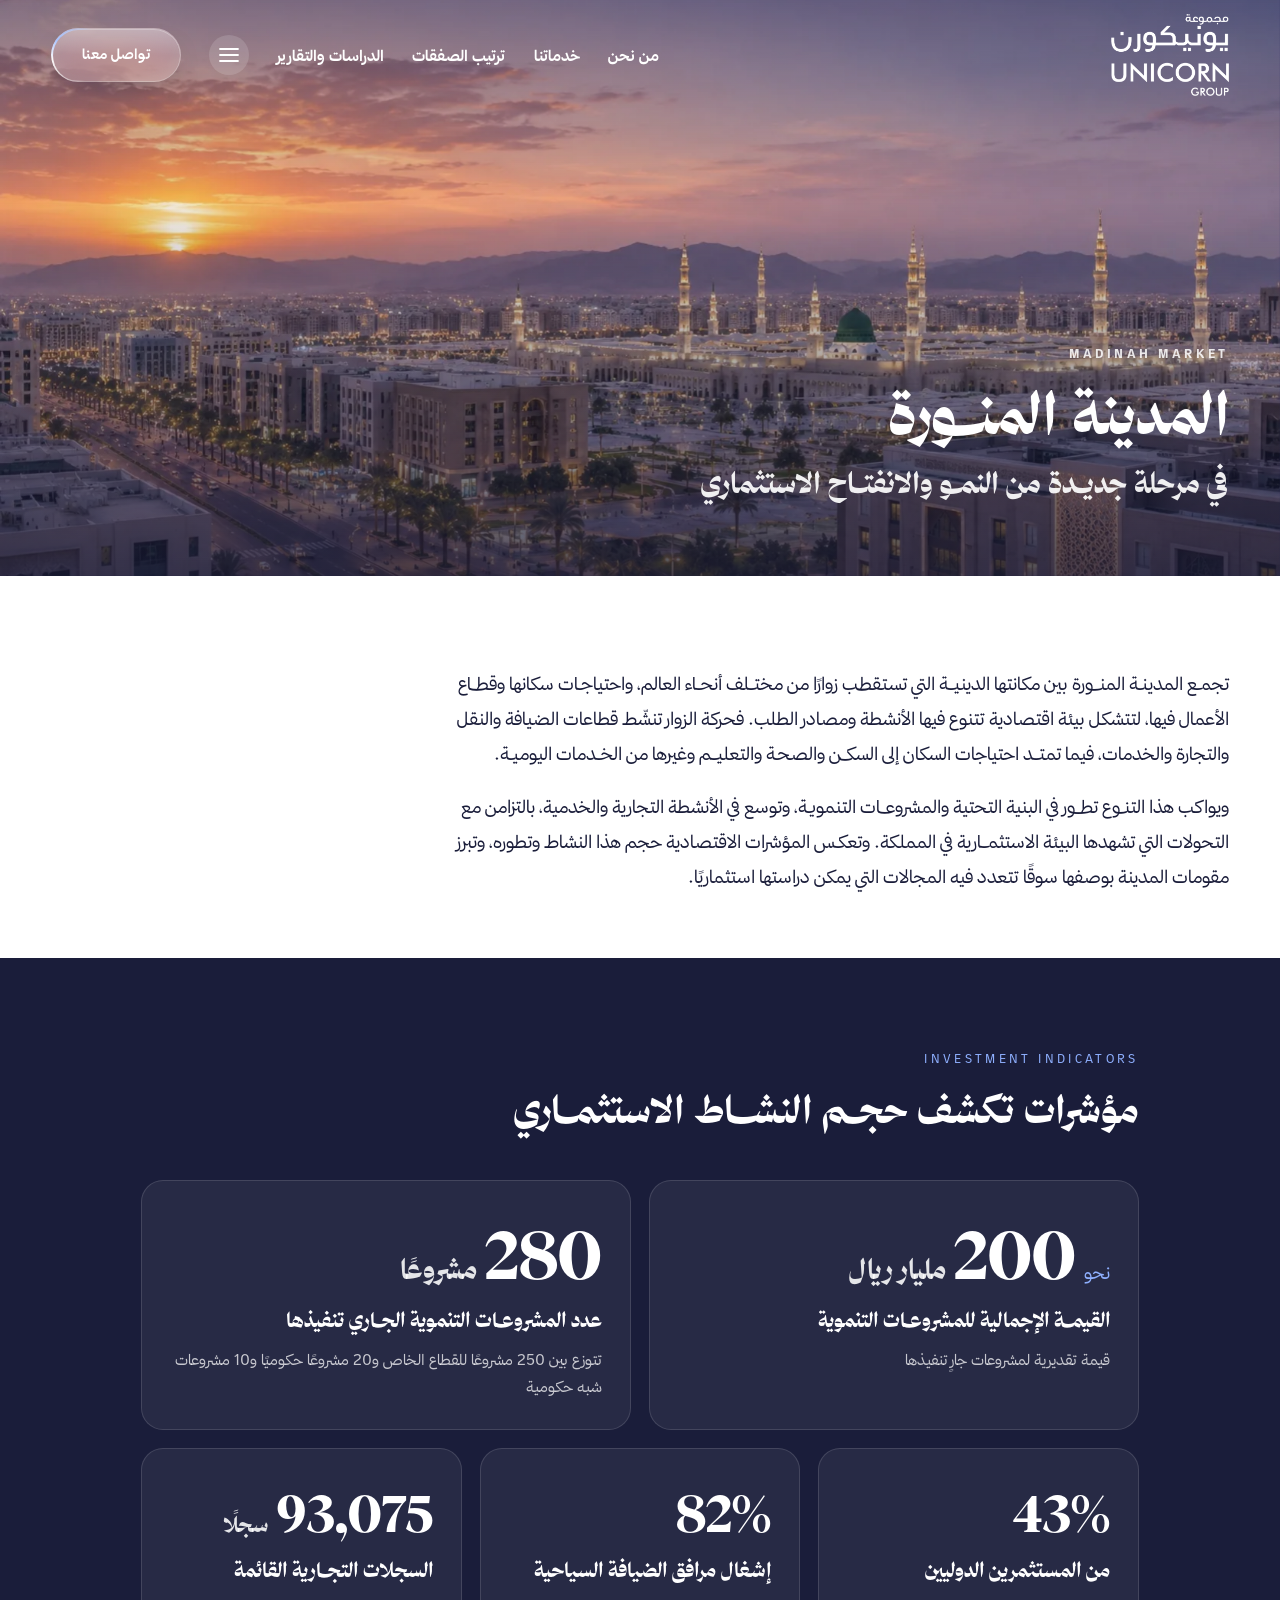
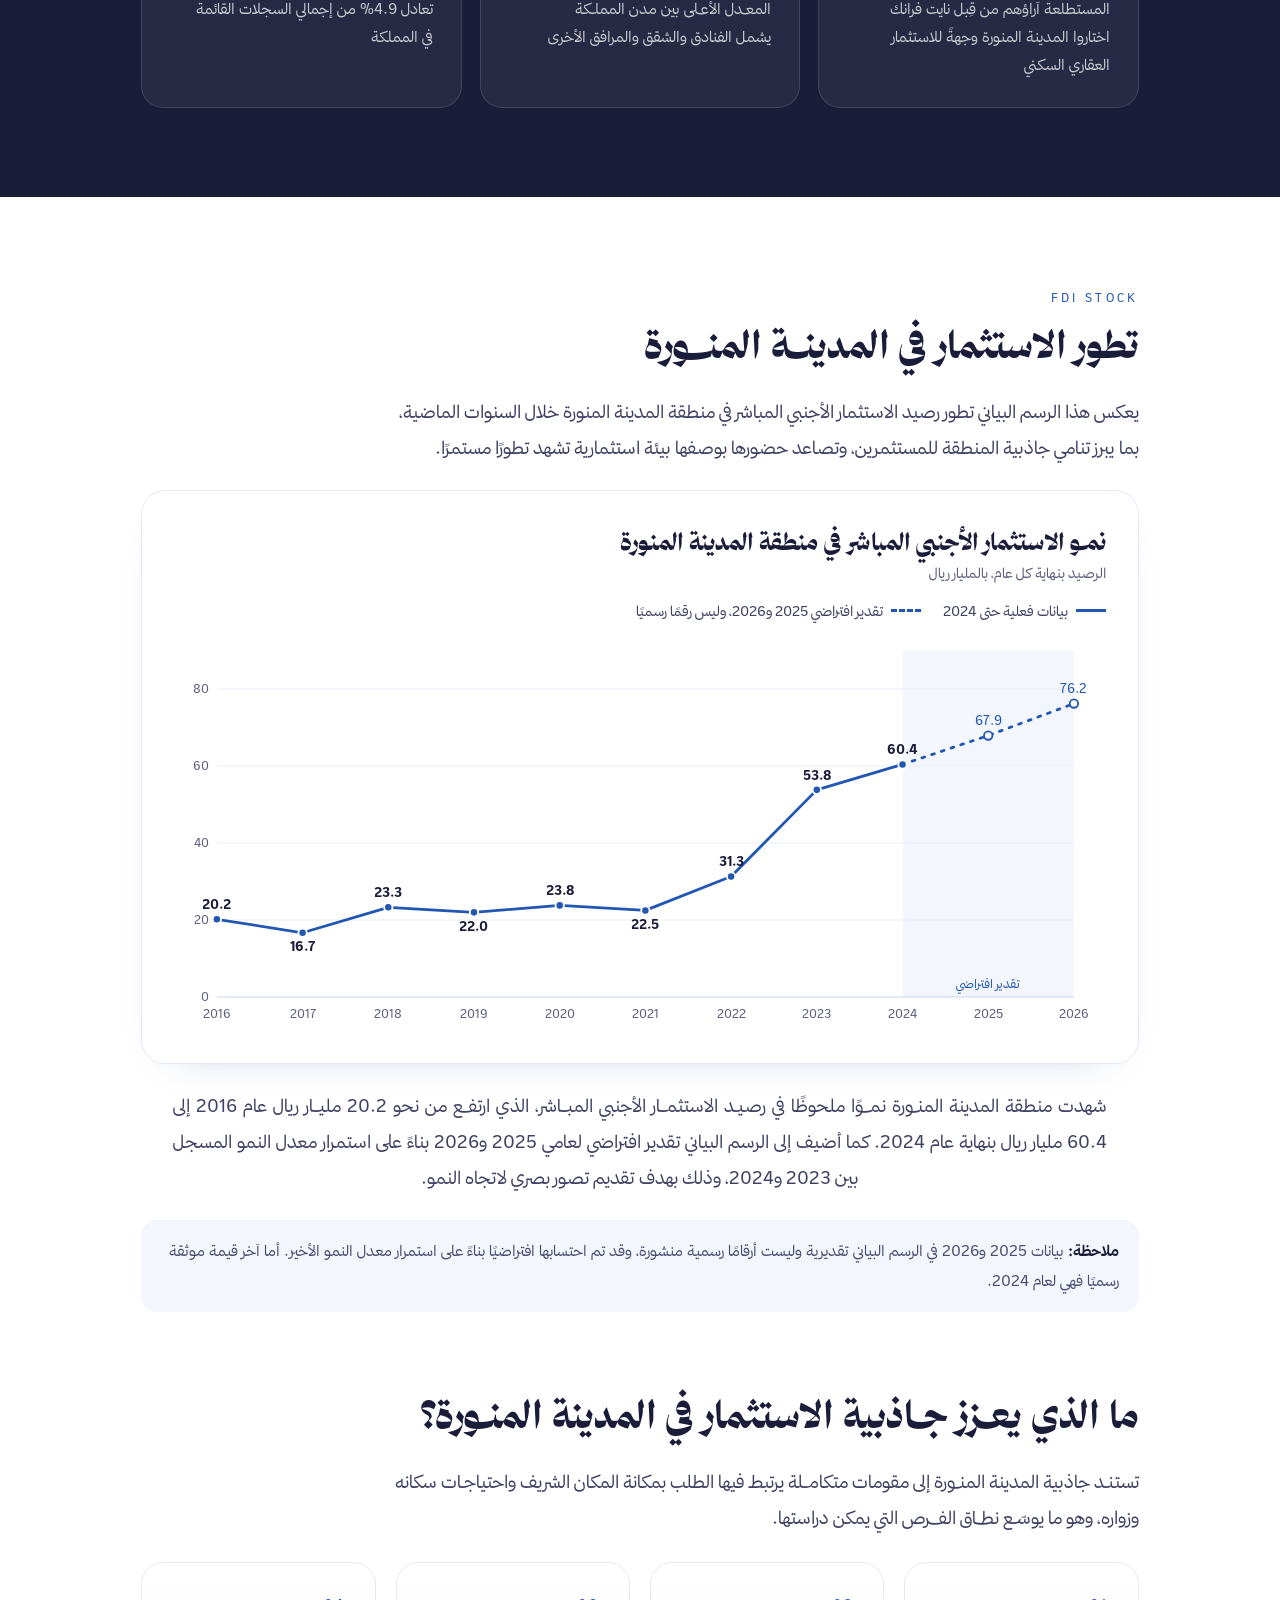
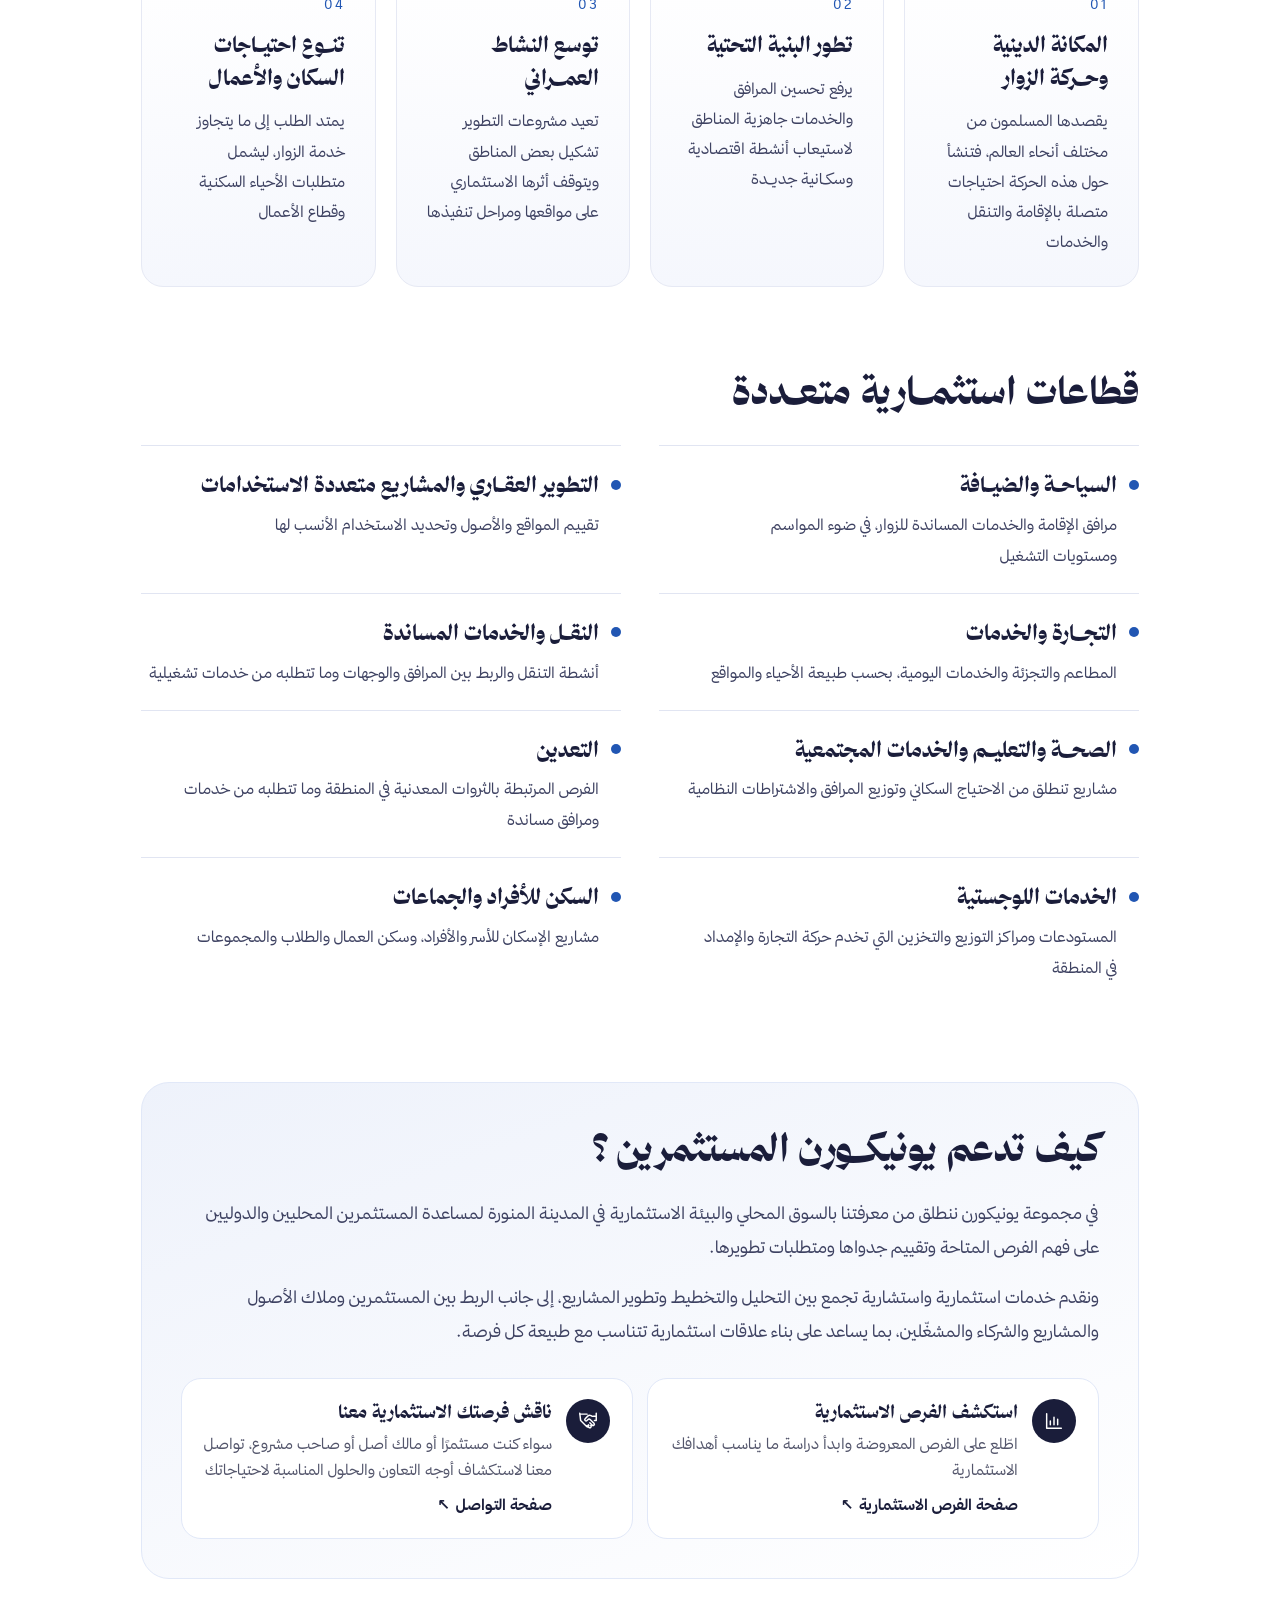
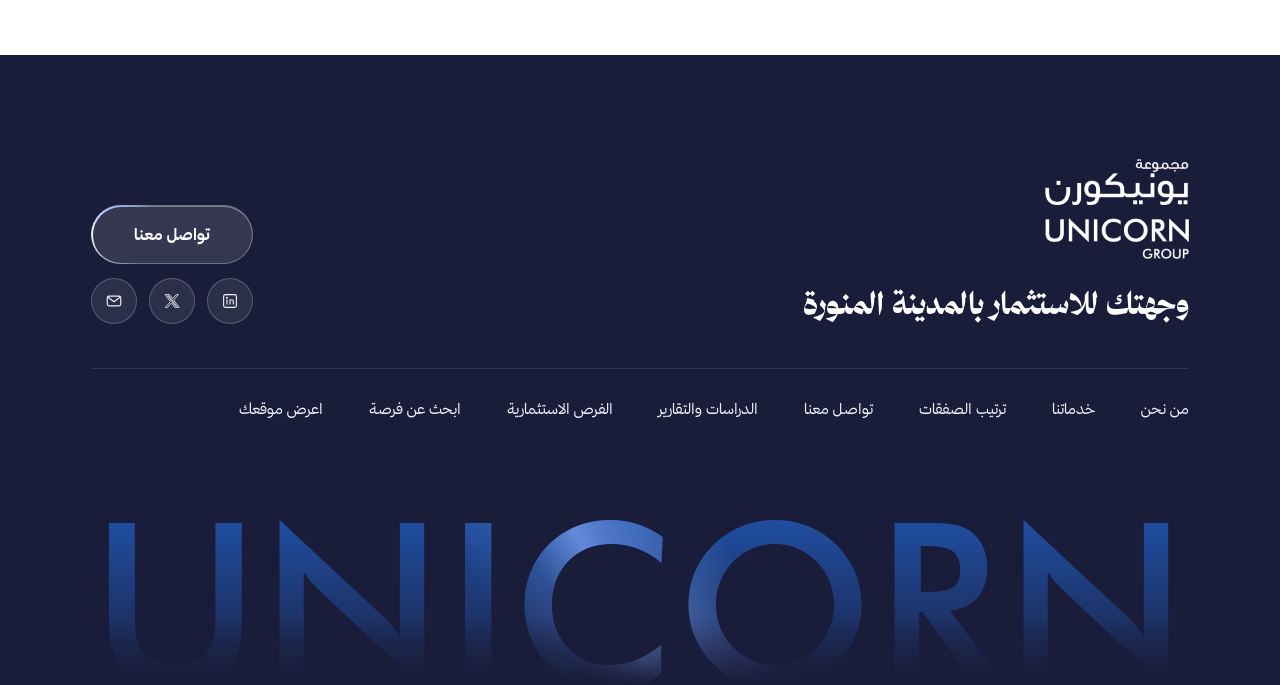
<file: madinah.html>
<!doctype html>
<html lang="ar" dir="rtl"><head>
<meta charset="utf-8">
<meta name="viewport" content="width=device-width, initial-scale=1, viewport-fit=cover">
<title>المدينة المنورة في مرحلة جديدة من النمو والانفتاح الاستثماري | مجموعة يونيكورن</title>
<meta name="description" content="مؤشرات النشاط الاستثماري في المدينة المنورة لعام 2026، ومقومات اقتصادها، والقطاعات التي تستحق الدراسة، ودور مجموعة يونيكورن في تطوير الفرص">
<link rel="canonical" href="https://sihamsaleh.github.io/unicorn-site/madinah.html">
<meta name="robots" content="index, follow, max-image-preview:large">
<meta property="og:type" content="website">
<meta property="og:locale" content="ar_SA">
<meta property="og:site_name" content="مجموعة يونيكورن">
<meta property="og:title" content="المدينة المنورة في مرحلة جديدة من النمو والانفتاح الاستثماري | مجموعة يونيكورن">
<meta property="og:description" content="مؤشرات النشاط الاستثماري في المدينة المنورة لعام 2026، ومقومات اقتصادها، والقطاعات التي تستحق الدراسة، ودور مجموعة يونيكورن في تطوير الفرص">
<meta property="og:url" content="https://sihamsaleh.github.io/unicorn-site/madinah.html">
<meta property="og:image" content="https://sihamsaleh.github.io/unicorn-site/assets/img/og-logo.jpg">
<meta property="og:image:width" content="1200">
<meta property="og:image:height" content="630">
<meta property="og:image:alt" content="شعار مجموعة يونيكورن">
<meta name="twitter:card" content="summary_large_image">
<meta name="twitter:site" content="@unicorn_1sa">
<link rel="alternate" type="text/markdown" title="llms.txt" href="https://sihamsaleh.github.io/unicorn-site/llms.txt">
<script type="application/ld+json">{"@context":"https://schema.org","@type":"Article","@id":"https://sihamsaleh.github.io/unicorn-site/madinah.html","url":"https://sihamsaleh.github.io/unicorn-site/madinah.html","name":"المدينة المنورة في مرحلة جديدة من النمو والانفتاح الاستثماري | مجموعة يونيكورن","description":"مؤشرات النشاط الاستثماري في المدينة المنورة لعام 2026، ومقومات اقتصادها، والقطاعات التي تستحق الدراسة، ودور مجموعة يونيكورن في تطوير الفرص","inLanguage":"ar","about":{"@id":"https://sihamsaleh.github.io/unicorn-site/#org"}}</script>
<link rel="stylesheet" href="assets/css/site.css?v=20261127012253">
</head>
<body>
<a class="skip" href="#top">انتقل إلى المحتوى</a>
<header class="hdr" id="hdr">
  <div class="wrap">
    <a href="index.html" class="logo" aria-label="مجموعة يونيكورن — الرئيسية"></a>
    <nav class="nav" aria-label="القائمة الرئيسية">
      <a class="navlink" href="about.html">من نحن</a><a class="navlink" href="services.html">خدماتنا</a><a class="navlink" href="deal-arrangement.html">ترتيب الصفقات</a><a class="navlink" href="reports.html">الدراسات والتقارير</a><div class="dd nav-more"><button class="navlink" type="button" aria-expanded="false" aria-haspopup="true" aria-label="المزيد" data-current=""><svg viewBox="0 0 22 16" aria-hidden="true"><path d="M2 2h18M2 8h18M2 14h18" fill="none" stroke="currentColor" stroke-width="1.8" stroke-linecap="round"></path></svg></button><ul><li><a href="madinah.html" aria-current="page">عن المدينة المنورة</a></li><li><a href="opportunities.html">الفرص الاستثمارية</a></li><li><a href="find-opportunity.html">ابحث عن فرصة</a></li></ul></div>
      <a href="contact.html" class="btn btn-light">تواصل معنا</a>
      <button class="burger" id="burger" aria-label="فتح القائمة" aria-expanded="false"><span></span><span></span></button>
    </nav>
  </div>
</header>
<div class="mnav" id="mnav">
  <div><h5>MENU</h5><a href="index.html">الرئيسية</a><a href="about.html">من نحن</a><a href="services.html">خدماتنا</a><a href="madinah.html" aria-current="page">عن المدينة المنورة</a><a href="deal-arrangement.html">ترتيب الصفقات</a><a href="reports.html">الدراسات والتقارير</a><a href="opportunities.html">الفرص الاستثمارية</a><a href="find-opportunity.html">ابحث عن فرصة استثمارية</a></div>
  <div><a href="contact.html" class="btn btn-light" style="font-size:15px">تواصل معنا</a></div>
</div>

<main id="top" tabindex="-1">
  <section class="phero art-hero">
    <img src="assets/img/madinah-sunset.webp" srcset="assets/img/madinah-sunset-sm.webp 900w, assets/img/madinah-sunset.webp 1672w" sizes="100vw" alt="بانوراما المدينة المنورة عند الغروب والمسجد النبوي" style="object-position:70% 62%">
    <div class="wrap">
      <span class="eyebrow">MADINAH MARKET</span>
      <h1><span class="ah-big">المدينة المنــورة</span> <span class="ah-sub">في مرحلة جديـدة من النمـو والانفتـاح الاستثماري</span></h1>
    </div>
  </section>

  <article class="art art-inv">
    <div class="wrap">
      <div class="art-lead rv">
        <p>تجمــع المدينـة المنـــورة بين مكانتها الدينيــة التي تستقطـب زوارًا من مختــلف أنحــاء العالم، واحتياجـات سكانها وقطــاع الأعمال فيها، لتتشكل بيئة اقتصادية تتنوع فيها الأنشطة ومصادر الطلب. فحركة الزوار تنشّط قطاعات الضيافة والنقل والتجارة والخدمات، فيما تمتــد احتياجات السكان إلى السكــن والصحـة والتعليــم وغيرها من الخــدمات اليوميـة.</p>
        <p>ويواكب هذا التنــوع تطـــور في البنية التحتية والمشروعــات التنمويـة، وتوسع في الأنشطة التجارية والخدمية، بالتزامن مع التحولات التي تشهدها البيئة الاستثمــارية في المملكة. وتعكـس المؤشرات الاقتصادية حجم هذا النشاط وتطوره، وتبرز مقومات المدينة بوصفها سوقًا تتعدد فيه المجالات التي يمكن دراستها استثماريًا.</p>
      </div>
    </div>

    <section class="art-nums" aria-labelledby="inv-kpis">
      <div class="art-wrap art-wide">
        <span class="kicker">INVESTMENT INDICATORS</span>
        <h2 id="inv-kpis">مؤشرات تكشف حجـم النشــاط الاستثمـاري</h2>
        <ul class="inv-kpis">
          <li class="ik-lg">
            <b><small>نحو</small><span class="n">200</span><em>مليار ريال</em></b>
            <h3>القيمـة الإجمالية للمشروعـات التنموية</h3>
            <p>قيمة تقديرية لمشروعات جارٍ تنفيذها</p>
          </li>
          <li class="ik-lg">
            <b><span class="n">280</span><em>مشروعًا</em></b>
            <h3>عدد المشروعـات التنموية الجـاري تنفيذها</h3>
            <p>تتوزع بين <span class="n">250</span> مشروعًا للقطاع الخاص و<span class="n">20</span> مشروعًا حكوميًا و<span class="n">10</span> مشروعات شبه حكومية</p>
          </li>
          <li>
            <b><span class="n">43%</span></b>
            <h3>من المستثمرين الدوليين</h3>
            <p>المستطلعة آراؤهم من قِبل نايت فرانك اختاروا المدينة المنورة وجهةً للاستثمار العقاري السكني</p>
          </li>
          <li>
            <b><span class="n">82%</span></b>
            <h3>إشغال مرافق الضيافة السياحية</h3>
            <p>المعـدل الأعـلى بين مدن المملـكة<br>يشمل الفنادق والشقق والمرافق الأخرى</p>
          </li>
          <li>
            <b><span class="n">93,075</span><em>سجلًا</em></b>
            <h3>السجلات التجـارية القائمة</h3>
            <p>تعادل <span class="n">4.9%</span> من إجمالي السجلات القائمة في المملكة</p>
          </li>
        </ul>
      </div>
    </section>

    <div class="art-wrap art-wide">
      <section class="art-sec inv-fdi rv" aria-labelledby="inv-fdi-h">
        <span class="kicker">FDI STOCK</span>
        <h2 id="inv-fdi-h">تطور الاستثمار في المدينـة المنـــورة</h2>
        <p class="inv-intro">يعكس هذا الرسم البياني تطور رصيد الاستثمار الأجنبي المباشر في منطقة المدينة المنورة خلال السنوات الماضية، بما يبرز تنامي جاذبية المنطقة للمستثمرين، وتصاعد حضورها بوصفها بيئة استثمارية تشهد تطورًا مستمرًا.</p>
        <figure class="fdi-card">
          <figcaption>
            <strong>نمـو الاستثمار الأجنبي المباشر في منطقة المدينة المنورة</strong>
            <span>الرصيد بنهاية كل عام، بالمليار ريال</span>
          </figcaption>
          <ul class="fdi-legend">
            <li><i class="fk"></i><span>بيانات فعلية حتى <span class="n">2024</span></span></li>
            <li><i class="fk fk-e"></i><span>تقدير افتراضي <span class="n">2025</span> و<span class="n">2026</span>، وليس رقمًا رسميًا</span></li>
          </ul>
          <svg class="fdi-svg fdi-lg" viewBox="0 0 1000 430" direction="ltr" aria-hidden="true" focusable="false"><rect class="fb" x="782.0" y="22" width="184.0" height="372"/><line class="fa" x1="46" x2="966" y1="394.0" y2="394.0"/><text class="fy" x="38" y="398.0" text-anchor="end">0</text><line class="fg" x1="46" x2="966" y1="311.3" y2="311.3"/><text class="fy" x="38" y="315.3" text-anchor="end">20</text><line class="fg" x1="46" x2="966" y1="228.7" y2="228.7"/><text class="fy" x="38" y="232.7" text-anchor="end">40</text><line class="fg" x1="46" x2="966" y1="146.0" y2="146.0"/><text class="fy" x="38" y="150.0" text-anchor="end">60</text><line class="fg" x1="46" x2="966" y1="63.3" y2="63.3"/><text class="fy" x="38" y="67.3" text-anchor="end">80</text><polyline class="fl" points="46.0,310.5 138.0,325.0 230.0,297.7 322.0,303.1 414.0,295.6 506.0,301.0 598.0,264.6 690.0,171.6 782.0,144.3"/><polyline class="fl fe" points="782.0,144.3 874.0,113.3 966.0,79.0"/><circle class="fd" cx="46.0" cy="310.5" r="4.5"/><text class="fv" x="46.0" y="299.5" text-anchor="middle">20.2</text><text class="fx" x="46.0" y="416" text-anchor="middle">2016</text><circle class="fd" cx="138.0" cy="325.0" r="4.5"/><text class="fv" x="138.0" y="345.0" text-anchor="middle">16.7</text><text class="fx" x="138.0" y="416" text-anchor="middle">2017</text><circle class="fd" cx="230.0" cy="297.7" r="4.5"/><text class="fv" x="230.0" y="286.7" text-anchor="middle">23.3</text><text class="fx" x="230.0" y="416" text-anchor="middle">2018</text><circle class="fd" cx="322.0" cy="303.1" r="4.5"/><text class="fv" x="322.0" y="323.1" text-anchor="middle">22.0</text><text class="fx" x="322.0" y="416" text-anchor="middle">2019</text><circle class="fd" cx="414.0" cy="295.6" r="4.5"/><text class="fv" x="414.0" y="284.6" text-anchor="middle">23.8</text><text class="fx" x="414.0" y="416" text-anchor="middle">2020</text><circle class="fd" cx="506.0" cy="301.0" r="4.5"/><text class="fv" x="506.0" y="321.0" text-anchor="middle">22.5</text><text class="fx" x="506.0" y="416" text-anchor="middle">2021</text><circle class="fd" cx="598.0" cy="264.6" r="4.5"/><text class="fv" x="598.0" y="253.6" text-anchor="middle">31.3</text><text class="fx" x="598.0" y="416" text-anchor="middle">2022</text><circle class="fd" cx="690.0" cy="171.6" r="4.5"/><text class="fv" x="690.0" y="160.6" text-anchor="middle">53.8</text><text class="fx" x="690.0" y="416" text-anchor="middle">2023</text><circle class="fd" cx="782.0" cy="144.3" r="4.5"/><text class="fv" x="782.0" y="133.3" text-anchor="middle">60.4</text><text class="fx" x="782.0" y="416" text-anchor="middle">2024</text><circle class="fd fo" cx="874.0" cy="113.3" r="4.5"/><text class="fv fve" x="874.0" y="102.3" text-anchor="middle">67.9</text><text class="fx" x="874.0" y="416" text-anchor="middle">2025</text><circle class="fd fo" cx="966.0" cy="79.0" r="4.5"/><text class="fv fve" x="966.0" y="68.0" text-anchor="middle">76.2</text><text class="fx" x="966.0" y="416" text-anchor="middle">2026</text><text class="fbl" x="874.0" y="384" text-anchor="middle">تقدير افتراضي</text></svg>
          <svg class="fdi-svg fdi-sm" viewBox="0 0 360 300" direction="ltr" aria-hidden="true" focusable="false"><rect class="fb" x="277.6" y="16" width="62.4" height="252"/><line class="fa" x1="28" x2="340" y1="268.0" y2="268.0"/><text class="fy" x="20" y="272.0" text-anchor="end">0</text><line class="fg" x1="28" x2="340" y1="212.0" y2="212.0"/><text class="fy" x="20" y="216.0" text-anchor="end">20</text><line class="fg" x1="28" x2="340" y1="156.0" y2="156.0"/><text class="fy" x="20" y="160.0" text-anchor="end">40</text><line class="fg" x1="28" x2="340" y1="100.0" y2="100.0"/><text class="fy" x="20" y="104.0" text-anchor="end">60</text><line class="fg" x1="28" x2="340" y1="44.0" y2="44.0"/><text class="fy" x="20" y="48.0" text-anchor="end">80</text><polyline class="fl" points="28.0,211.4 59.2,221.2 90.4,202.8 121.6,206.4 152.8,201.4 184.0,205.0 215.2,180.4 246.4,117.4 277.6,98.9"/><polyline class="fl fe" points="277.6,98.9 308.8,77.9 340.0,54.6"/><circle class="fd" cx="28.0" cy="211.4" r="3.5"/><text class="fv" x="28.0" y="200.4" text-anchor="middle">20.2</text><text class="fx" x="28.0" y="290" text-anchor="middle">2016</text><circle class="fd" cx="59.2" cy="221.2" r="3.5"/><circle class="fd" cx="90.4" cy="202.8" r="3.5"/><text class="fx" x="90.4" y="290" text-anchor="middle">2018</text><circle class="fd" cx="121.6" cy="206.4" r="3.5"/><circle class="fd" cx="152.8" cy="201.4" r="3.5"/><text class="fv" x="152.8" y="190.4" text-anchor="middle">23.8</text><text class="fx" x="152.8" y="290" text-anchor="middle">2020</text><circle class="fd" cx="184.0" cy="205.0" r="3.5"/><circle class="fd" cx="215.2" cy="180.4" r="3.5"/><text class="fv" x="204.2" y="169.4" text-anchor="middle">31.3</text><text class="fx" x="215.2" y="290" text-anchor="middle">2022</text><circle class="fd" cx="246.4" cy="117.4" r="3.5"/><text class="fv" x="235.4" y="106.4" text-anchor="middle">53.8</text><circle class="fd" cx="277.6" cy="98.9" r="3.5"/><text class="fv" x="269.6" y="87.9" text-anchor="middle">60.4</text><text class="fx" x="277.6" y="290" text-anchor="middle">2024</text><circle class="fd fo" cx="308.8" cy="77.9" r="3.5"/><text class="fv fve" x="308.8" y="66.9" text-anchor="middle">67.9</text><circle class="fd fo" cx="340.0" cy="54.6" r="3.5"/><text class="fv fve" x="340.0" y="43.6" text-anchor="middle">76.2</text><text class="fx" x="340.0" y="290" text-anchor="middle">2026</text><text class="fbl" x="308.8" y="258" text-anchor="middle">تقدير</text></svg>
          <div class="sr-only"><table><caption>رصيد الاستثمار الأجنبي المباشر في منطقة المدينة المنورة</caption><thead><tr><th scope="col">العام</th><th scope="col">الرصيد</th><th scope="col">نوع البيان</th></tr></thead><tbody><tr><th scope="row">2016</th><td>20.2 مليار ريال</td><td>بيان فعلي</td></tr><tr><th scope="row">2017</th><td>16.7 مليار ريال</td><td>بيان فعلي</td></tr><tr><th scope="row">2018</th><td>23.3 مليار ريال</td><td>بيان فعلي</td></tr><tr><th scope="row">2019</th><td>22.0 مليار ريال</td><td>بيان فعلي</td></tr><tr><th scope="row">2020</th><td>23.8 مليار ريال</td><td>بيان فعلي</td></tr><tr><th scope="row">2021</th><td>22.5 مليار ريال</td><td>بيان فعلي</td></tr><tr><th scope="row">2022</th><td>31.3 مليار ريال</td><td>بيان فعلي</td></tr><tr><th scope="row">2023</th><td>53.8 مليار ريال</td><td>بيان فعلي</td></tr><tr><th scope="row">2024</th><td>60.4 مليار ريال</td><td>بيان فعلي</td></tr><tr><th scope="row">2025</th><td>67.9 مليار ريال</td><td>تقدير افتراضي غير رسمي</td></tr><tr><th scope="row">2026</th><td>76.2 مليار ريال</td><td>تقدير افتراضي غير رسمي</td></tr></tbody></table></div>
        </figure>
        <p class="inv-intro fdi-after">شهدت منطقة المدينة المنــورة نمـــوًا ملحوظًا في رصيـد الاستثمــار الأجنبي المبــاشر، الذي ارتفـــع من نحو <span class="n">20.2</span> مليــار ريال عام <span class="n">2016</span> إلى <span class="n">60.4</span> مليار ريال بنهاية عام <span class="n">2024</span>. كما أضيف إلى الرسم البياني تقدير افتراضي لعامي <span class="n">2025</span> و<span class="n">2026</span> بناءً على استمرار معدل النمو المسجل بين <span class="n">2023</span> و<span class="n">2024</span>، وذلك بهدف تقديم تصور بصري لاتجاه النمو.</p>
        <p class="art-note"><strong>ملاحظة:</strong> بيانات <span class="n">2025</span> و<span class="n">2026</span> في الرسم البياني تقديرية وليست أرقامًا رسمية منشورة، وقد تم احتسابها افتراضيًا بناءً على استمرار معدل النمو الأخير. أما آخر قيمة موثقة رسميًا فهي لعام <span class="n">2024</span>.</p>
      </section>
    </div>

    <div class="art-wrap art-wide">
      <section class="art-sec rv">
        <h2>ما الذي يعـزز جـاذبية الاستثمار في المدينة المنـورة؟</h2>
        <p class="inv-intro">تستنـد جاذبية المدينة المنــورة إلى مقومات متكامــلة يرتبط فيها الطلب بمكانة المكان الشريف واحتياجـات سكانه وزواره، وهو ما يوسّــع نطــاق الفـــرص التي يمكن دراستها.</p>
        <div class="art-pillars inv-pillars">
          <div><span class="art-no">01</span><h3>المكانة الدينية وحــركة الزوار</h3><p>يقصدها المسلمون من مختلف أنحاء العالم، فتنشأ حول هذه الحركة احتياجات متصلة بالإقامة والتنقل والخدمات</p></div>
          <div><span class="art-no">02</span><h3>تطور البنية التحتية</h3><p>يرفع تحسين المرافق والخدمات جاهزية المناطق لاستيعاب أنشطة اقتصادية وسكـانية جديــدة</p></div>
          <div><span class="art-no">03</span><h3>توسع النشاط العمــراني</h3><p>تعيد مشروعات التطوير تشكيل بعض المناطق ويتوقف أثرها الاستثماري على مواقعها ومراحل تنفيذها</p></div>
          <div><span class="art-no">04</span><h3>تنــوع احتيـاجات السكان والأعمال</h3><p>يمتد الطلب إلى ما يتجاوز خدمة الزوار، ليشمل متطلبات الأحياء السكنية وقطاع الأعمال</p></div>
        </div>
      </section>
    </div>

    <div class="art-wrap art-wide">
      <section class="art-sec rv">
        <h2>قطاعات استثمـارية متعـددة</h2>
        <ul class="art-sectors">
          <li><h3>السياحـة والضيـافة</h3><p>مرافق الإقامة والخدمات المساندة للزوار، في ضوء المواسم ومستويات التشغيل</p></li>
          <li><h3>التطوير العقـاري والمشاريع متعددة الاستخدامات</h3><p>تقييم المواقع والأصول وتحديد الاستخدام الأنسب لها</p></li>
          <li><h3>التجــارة والخدمات</h3><p>المطاعم والتجزئة والخدمات اليومية، بحسب طبيعة الأحياء والمواقع</p></li>
          <li><h3>النقـل والخدمات المساندة</h3><p>أنشطة التنقل والربط بين المرافق والوجهات وما تتطلبه من خدمات تشغيلية</p></li>
          <li><h3>الصحــة والتعليـم والخدمات المجتمعية</h3><p>مشاريع تنطلق من الاحتياج السكاني وتوزيع المرافق والاشتراطات النظامية</p></li>
          <li><h3>التعدين</h3><p>الفرص المرتبطة بالثروات المعدنية في المنطقة وما تتطلبه من خدمات ومرافق مساندة</p></li>
          <li><h3>الخدمات اللوجستية</h3><p>المستودعات ومراكز التوزيع والتخزين التي تخدم حركة التجارة والإمداد في المنطقة</p></li>
          <li><h3>السكن للأفراد والجماعات</h3><p>مشاريع الإسكان للأسر والأفراد، وسكن العمال والطلاب والمجموعات</p></li>
        </ul>
      </section>

      <section class="art-sec art-us rv">
        <h2>كيف تدعم يونيكــورن المستثمرين ؟</h2>
        <p>في مجموعة يونيكورن ننطلق من معرفتنا بالسوق المحلي والبيئة الاستثمارية في المدينة المنورة لمساعدة المستثمرين المحليين والدوليين على فهم الفرص المتاحة وتقييم جدواها ومتطلبات تطويرها.</p>
        <p>ونقدم خدمات استثمارية واستشارية تجمع بين التحليل والتخطيط وتطوير المشاريع، إلى جانب الربط بين المستثمرين وملاك الأصول والمشاريع والشركاء والمشغّلين، بما يساعد على بناء علاقات استثمارية تتناسب مع طبيعة كل فرصة.</p>
        <div class="art-paths">
          <a href="opportunities.html" class="art-path">
            <span class="ap-ic" aria-hidden="true"><svg viewBox="0 0 24 24"><path d="M4 4v16h16M8 16v-4M12 16V8M16 16v-6"></path></svg></span>
            <span class="ap-tx"><strong>استكشف الفرص الاستثمارية</strong><small>اطّلع على الفرص المعروضة وابدأ دراسة ما يناسب أهدافك الاستثمارية</small><em>صفحة الفرص الاستثمارية <i aria-hidden="true">↖</i></em></span>
          </a>
          <a href="contact.html" class="art-path">
            <span class="ap-ic" aria-hidden="true"><svg viewBox="0 0 24 24"><path d="m11 17 2 2a1.4 1.4 0 0 0 2-2M14 14l2.5 2.5a1.4 1.4 0 0 0 2-2l-3.9-3.9a2 2 0 0 0-2.8 0l-.9.9a1.4 1.4 0 0 1-2-2l2.8-2.8a3 3 0 0 1 3.6-.5l.5.3a3 3 0 0 0 2.1.4L21 6.5M21 3.5v8h-2M3 3.5l1 8 6.5 6.5a1.4 1.4 0 0 0 2-2M3 4.5h8"></path></svg></span>
            <span class="ap-tx"><strong>ناقش فرصتك الاستثمارية معنا</strong><small>سواء كنت مستثمرًا أو مالك أصل أو صاحب مشروع، تواصل معنا لاستكشاف أوجه التعاون والحلول المناسبة لاحتياجاتك</small><em>صفحة التواصل <i aria-hidden="true">↖</i></em></span>
          </a>
        </div>
      </section>
    </div>
  </article>
</main>
<footer class="bwf bwf-l6" data-in="false">
  <div class="mft"><span class="mft-stars" aria-hidden="true"><i style="top:6%;left:4%;animation-delay:0s"></i><i style="top:10%;left:18%;animation-delay:1.4s"></i><i style="top:47%;left:71%;animation-delay:2.1s"></i><i style="top:14%;left:32%;animation-delay:2.8s"></i><i style="top:51%;left:85%;animation-delay:3.5s"></i><i style="top:55%;left:7%;animation-delay:0.9s"></i><i style="top:59%;left:21%;animation-delay:2.3s"></i><i style="top:26%;left:74%;animation-delay:3s"></i><i style="top:63%;left:35%;animation-delay:3.7s"></i><i style="top:30%;left:88%;animation-delay:0.4s"></i></span><div class="mft-head"><span class="mft-logo" role="img" aria-label="مجموعة يونيكورن"></span><p class="mft-tg">وجهتك للاستثمار بالمدينة المنورة</p></div><nav class="mft-nav" aria-label="روابط مختصرة"><a href="about.html">من نحن</a><span class="mft-dot" aria-hidden="true"></span><a href="services.html">خدماتنا</a><a href="opportunities.html">الفرص الاستثمارية</a><span class="mft-dot" aria-hidden="true"></span><a href="deal-arrangement.html">ترتيب الصفقات</a></nav><div class="mft-soc"><a href="https://www.linkedin.com/company/unicorn-ksa" target="_blank" rel="noopener" aria-label="لينكدإن"><svg viewBox="0 0 24 24" aria-hidden="true"><rect x="3.5" y="3.5" width="17" height="17" rx="2.5"/><path d="M8 10.5V16M12 16v-5.5M12 13c0-1.6 1-2.6 2.4-2.6s2.1.9 2.1 2.4V16"/><circle cx="8" cy="7.7" r=".55" fill="currentColor"/></svg></a><a href="https://x.com/unicorn_1sa" target="_blank" rel="noopener" aria-label="إكس"><svg viewBox="0 0 24 24" aria-hidden="true" style="stroke-width:1.1"><path d="M17.6 3.5h2.9l-6.3 7.2 7.4 9.8h-5.8l-4.5-5.9-5.2 5.9H3.2l6.7-7.7L2.8 3.5h5.9l4.1 5.4 4.8-5.4Zm-1 15.3h1.6L7.9 5.1H6.2l10.4 13.7Z"/></svg></a><a href="mailto:PR@unicorn.com.sa" aria-label="البريد"><svg viewBox="0 0 24 24" aria-hidden="true"><rect x="3" y="5.5" width="18" height="13" rx="2.5"/><path d="m4 7 8 6 8-6"/></svg></a></div><svg class="mft-draw" viewBox="0 0 375 172" aria-hidden="true"><path pathLength="1000" d="M0 168 L61 168 L61 111.2 L58 111.2 L58 106.2 L62.4 106.2 L62.4 82.8 L59.4 82.8 L59.4 81.1 L63.9 77.8 L63.9 62.2 L61.5 62.2 L61.5 60.6 L65.1 58 L65.1 52.3 C63.9 47.3 66.6 39.5 70 35.9 L70 31 A3.2 3.2 0 1 0 70 24.6 A3.2 3.2 0 1 0 70 31 L70 35.9 C73.4 39.5 76.1 47.3 74.9 52.3 L74.9 58 L78.5 60.6 L78.5 62.2 L76.1 62.2 L76.1 77.8 L80.6 81.1 L80.6 82.8 L77.6 82.8 L77.6 106.2 L82 106.2 L82 111.2 L79 111.2 L79 168 L135 168 L135 154.6 L140 154.6 L140 152.6 C140 100.4 161.6 94.6 188 91.2 L188 86.2 A1.8 1.8 0 1 0 188 82.6 A1.8 1.8 0 1 0 188 86.2 L188 82.6 L188 76.2 L188 91.2 C214.4 94.6 236 100.4 236 152.6 L236 154.6 L241 154.6 L241 168 L297 168 L297 111.2 L294 111.2 L294 106.2 L298.4 106.2 L298.4 82.8 L295.4 82.8 L295.4 81.1 L299.9 77.8 L299.9 62.2 L297.5 62.2 L297.5 60.6 L301.1 58 L301.1 52.3 C299.9 47.3 302.6 39.5 306 35.9 L306 31 A3.2 3.2 0 1 0 306 24.6 A3.2 3.2 0 1 0 306 31 L306 35.9 C309.4 39.5 312.1 47.3 310.9 52.3 L310.9 58 L314.5 60.6 L314.5 62.2 L312.1 62.2 L312.1 77.8 L316.6 81.1 L316.6 82.8 L313.6 82.8 L313.6 106.2 L318 106.2 L318 111.2 L315 111.2 L315 168 L375 168"/></svg></div>
  <div class="bwf-rule" aria-hidden="true"></div>
  <div class="bwf-sky" aria-hidden="true"><div class="bwf-wash"></div><div class="bwf-bands"></div><div class="bwf-beam"></div><div class="bwf-glow"></div><div class="bwf-grain"></div></div>
  <div class="bwf-inner">
    <div class="bwf-col bwf-brand-col"><div class="bwf-brand bwf-fade"><span class="bwf-logo" role="img" aria-label="مجموعة يونيكورن"></span><p class="bwf-tg">وجهتك للاستثمار بالمدينة المنورة</p></div></div>
    <div class="bwf-col bwf-cta"><a class="bwf-go bwf-fade" href="contact.html">تواصل معنا</a>
      <ul class="bwf-socials">
        <li class="bwf-fade"><a class="bwf-soc" href="https://www.linkedin.com/company/unicorn-ksa" target="_blank" rel="noopener" aria-label="لينكدإن"><svg viewBox="0 0 24 24" aria-hidden="true"><g fill="none" stroke="currentColor" stroke-width="1.5" stroke-linecap="round" stroke-linejoin="round"><rect x="3.5" y="3.5" width="17" height="17" rx="2.5"></rect><path d="M8 10.5V16M12 16v-5.5M12 13c0-1.6 1-2.6 2.4-2.6s2.1.9 2.1 2.4V16"></path><circle cx="8" cy="7.7" r=".55" fill="currentColor"></circle></g></svg><span class="bwf-tip" aria-hidden="true">LinkedIn</span></a></li>
        <li class="bwf-fade"><a class="bwf-soc" href="https://x.com/unicorn_1sa" target="_blank" rel="noopener" aria-label="إكس"><svg viewBox="0 0 24 24" aria-hidden="true"><path d="M17.6 3.5h2.9l-6.3 7.2 7.4 9.8h-5.8l-4.5-5.9-5.2 5.9H3.2l6.7-7.7L2.8 3.5h5.9l4.1 5.4 4.8-5.4Zm-1 15.3h1.6L7.9 5.1H6.2l10.4 13.7Z" fill="none" stroke="currentColor" stroke-width="1.1" stroke-linejoin="round"></path></svg><span class="bwf-tip" aria-hidden="true">X</span></a></li>
        <li class="bwf-fade"><a class="bwf-soc" href="mailto:PR@unicorn.com.sa" aria-label="البريد"><svg viewBox="0 0 24 24" aria-hidden="true"><g fill="none" stroke="currentColor" stroke-width="1.5" stroke-linejoin="round"><rect x="3" y="5.5" width="18" height="13" rx="2.5"></rect><path d="m4 7 8 6 8-6"></path></g></svg><span class="bwf-tip" aria-hidden="true">PR@unicorn.com.sa</span></a></li>
      </ul></div>
    <nav class="bwf-col bwf-row" aria-label="روابط الموقع"><ul class="bwf-links bwf-line"><li class="bwf-fade bwf-inl"><a class="bwf-link" href="about.html"><span class="bwf-link-t">من نحن</span><svg viewBox="0 0 12 12" aria-hidden="true"><path d="M9.5 9.5l-7-7M8 2.5H2.5V8" fill="none" stroke="currentColor" stroke-width="1.4" stroke-linecap="round" stroke-linejoin="round"></path></svg></a></li><li class="bwf-fade bwf-inl"><a class="bwf-link" href="services.html"><span class="bwf-link-t">خدماتنا</span><svg viewBox="0 0 12 12" aria-hidden="true"><path d="M9.5 9.5l-7-7M8 2.5H2.5V8" fill="none" stroke="currentColor" stroke-width="1.4" stroke-linecap="round" stroke-linejoin="round"></path></svg></a></li><li class="bwf-fade bwf-inl"><a class="bwf-link" href="deal-arrangement.html"><span class="bwf-link-t">ترتيب الصفقات</span><svg viewBox="0 0 12 12" aria-hidden="true"><path d="M9.5 9.5l-7-7M8 2.5H2.5V8" fill="none" stroke="currentColor" stroke-width="1.4" stroke-linecap="round" stroke-linejoin="round"></path></svg></a></li><li class="bwf-fade bwf-inl"><a class="bwf-link" href="contact.html"><span class="bwf-link-t">تواصل معنا</span><svg viewBox="0 0 12 12" aria-hidden="true"><path d="M9.5 9.5l-7-7M8 2.5H2.5V8" fill="none" stroke="currentColor" stroke-width="1.4" stroke-linecap="round" stroke-linejoin="round"></path></svg></a></li><li class="bwf-fade bwf-inl"><a class="bwf-link" href="reports.html"><span class="bwf-link-t">الدراسات والتقارير</span><svg viewBox="0 0 12 12" aria-hidden="true"><path d="M9.5 9.5l-7-7M8 2.5H2.5V8" fill="none" stroke="currentColor" stroke-width="1.4" stroke-linecap="round" stroke-linejoin="round"></path></svg></a></li><li class="bwf-fade bwf-inl"><a class="bwf-link" href="opportunities.html"><span class="bwf-link-t">الفرص الاستثمارية</span><svg viewBox="0 0 12 12" aria-hidden="true"><path d="M9.5 9.5l-7-7M8 2.5H2.5V8" fill="none" stroke="currentColor" stroke-width="1.4" stroke-linecap="round" stroke-linejoin="round"></path></svg></a></li><li class="bwf-fade bwf-inl"><a class="bwf-link" href="find-opportunity.html"><span class="bwf-link-t">ابحث عن فرصة</span><svg viewBox="0 0 12 12" aria-hidden="true"><path d="M9.5 9.5l-7-7M8 2.5H2.5V8" fill="none" stroke="currentColor" stroke-width="1.4" stroke-linecap="round" stroke-linejoin="round"></path></svg></a></li><li class="bwf-fade bwf-inl"><a class="bwf-link" href="opportunities.html#list"><span class="bwf-link-t">اعرض موقعك</span><svg viewBox="0 0 12 12" aria-hidden="true"><path d="M9.5 9.5l-7-7M8 2.5H2.5V8" fill="none" stroke="currentColor" stroke-width="1.4" stroke-linecap="round" stroke-linejoin="round"></path></svg></a></li></ul></nav>
  </div>
  <div class="bwf-word" dir="ltr">
    <p class="sr-only">UNICORN</p>
    <div class="bwf-word-box"><div class="bwf-word-in" aria-hidden="true"><span class="bwf-lw" style="--bwf-d:260ms"><span class="bwf-l">U</span></span><span class="bwf-lw" style="--bwf-d:335ms"><span class="bwf-l">N</span></span><span class="bwf-lw" style="--bwf-d:410ms"><span class="bwf-l">I</span></span><span class="bwf-lw" style="--bwf-d:485ms"><span class="bwf-l">C</span></span><span class="bwf-lw" style="--bwf-d:560ms"><span class="bwf-l">O</span></span><span class="bwf-lw" style="--bwf-d:635ms"><span class="bwf-l">R</span></span><span class="bwf-lw" style="--bwf-d:710ms"><span class="bwf-l">N</span></span></div></div>
    <div class="bwf-foot" aria-hidden="true"></div>
  </div>
</footer>

<script src="assets/js/site.js?v=20261124202733"></script>
</body></html>
</file>
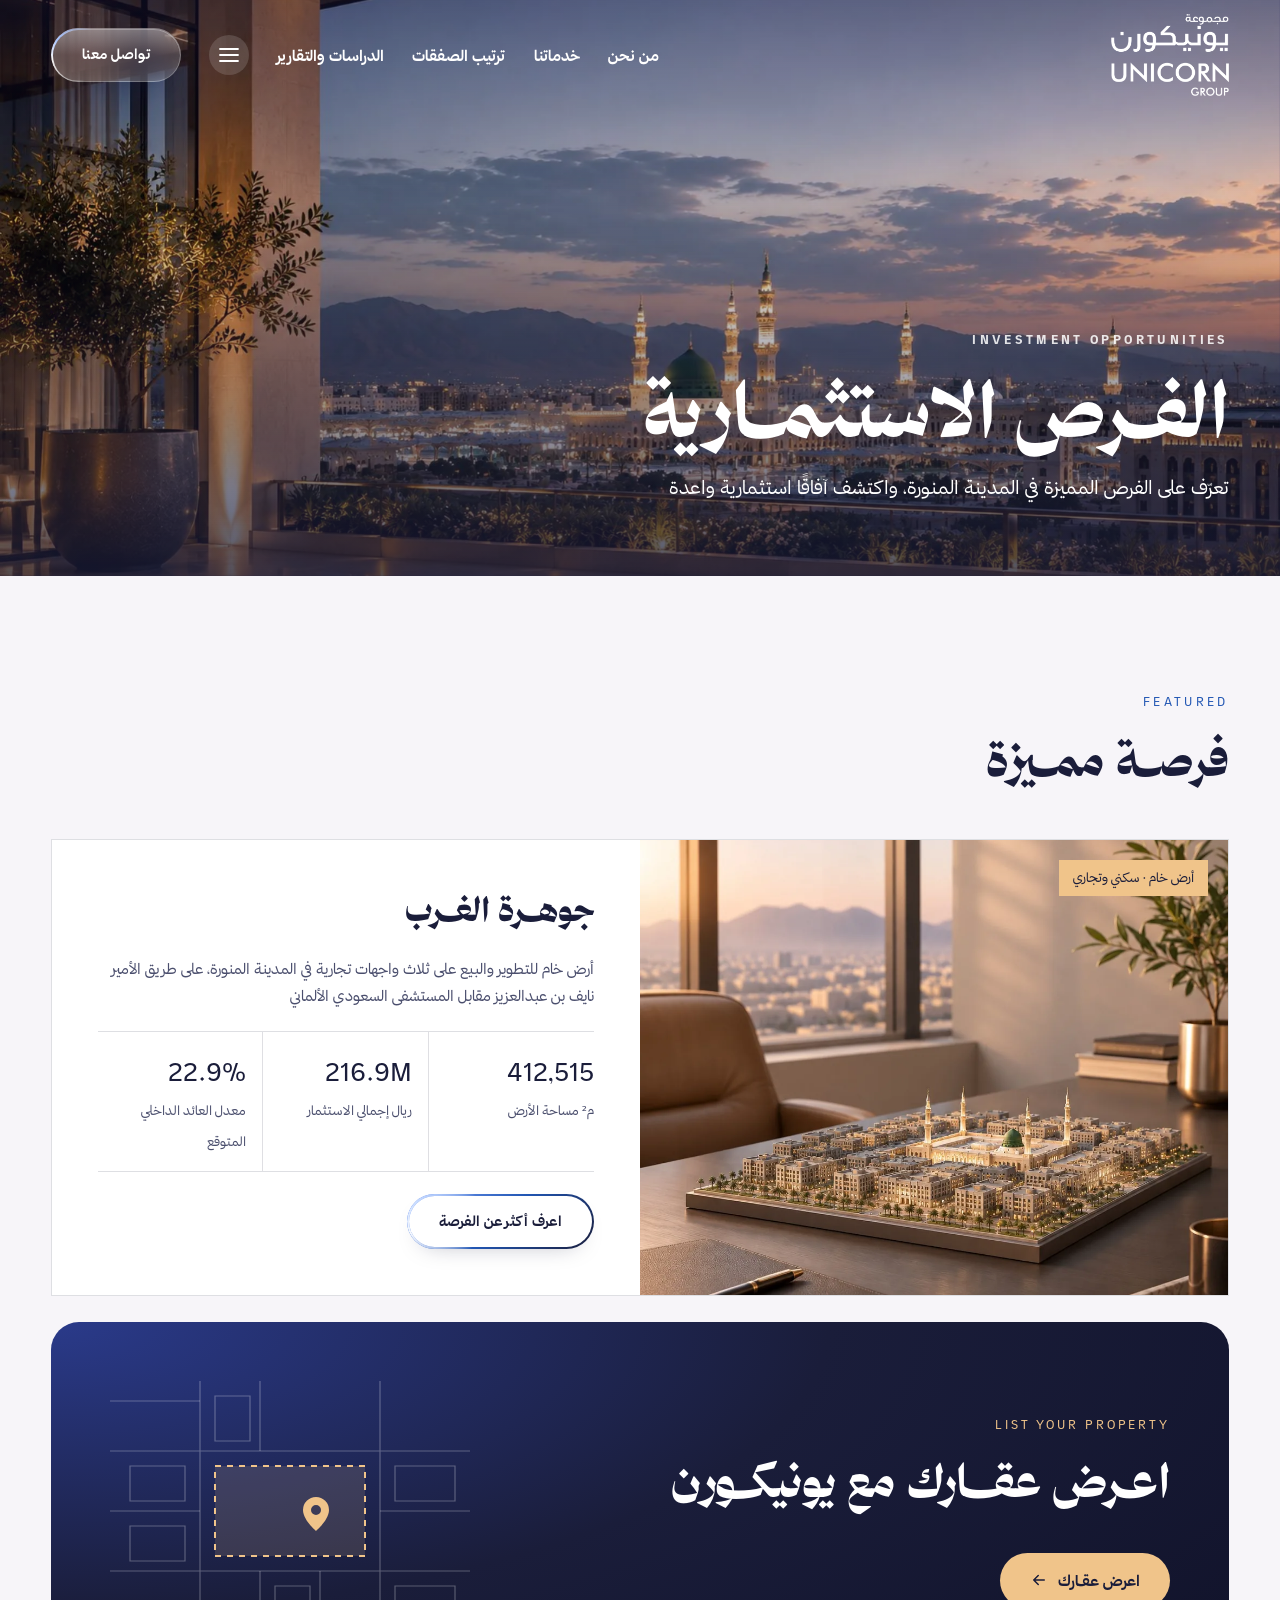
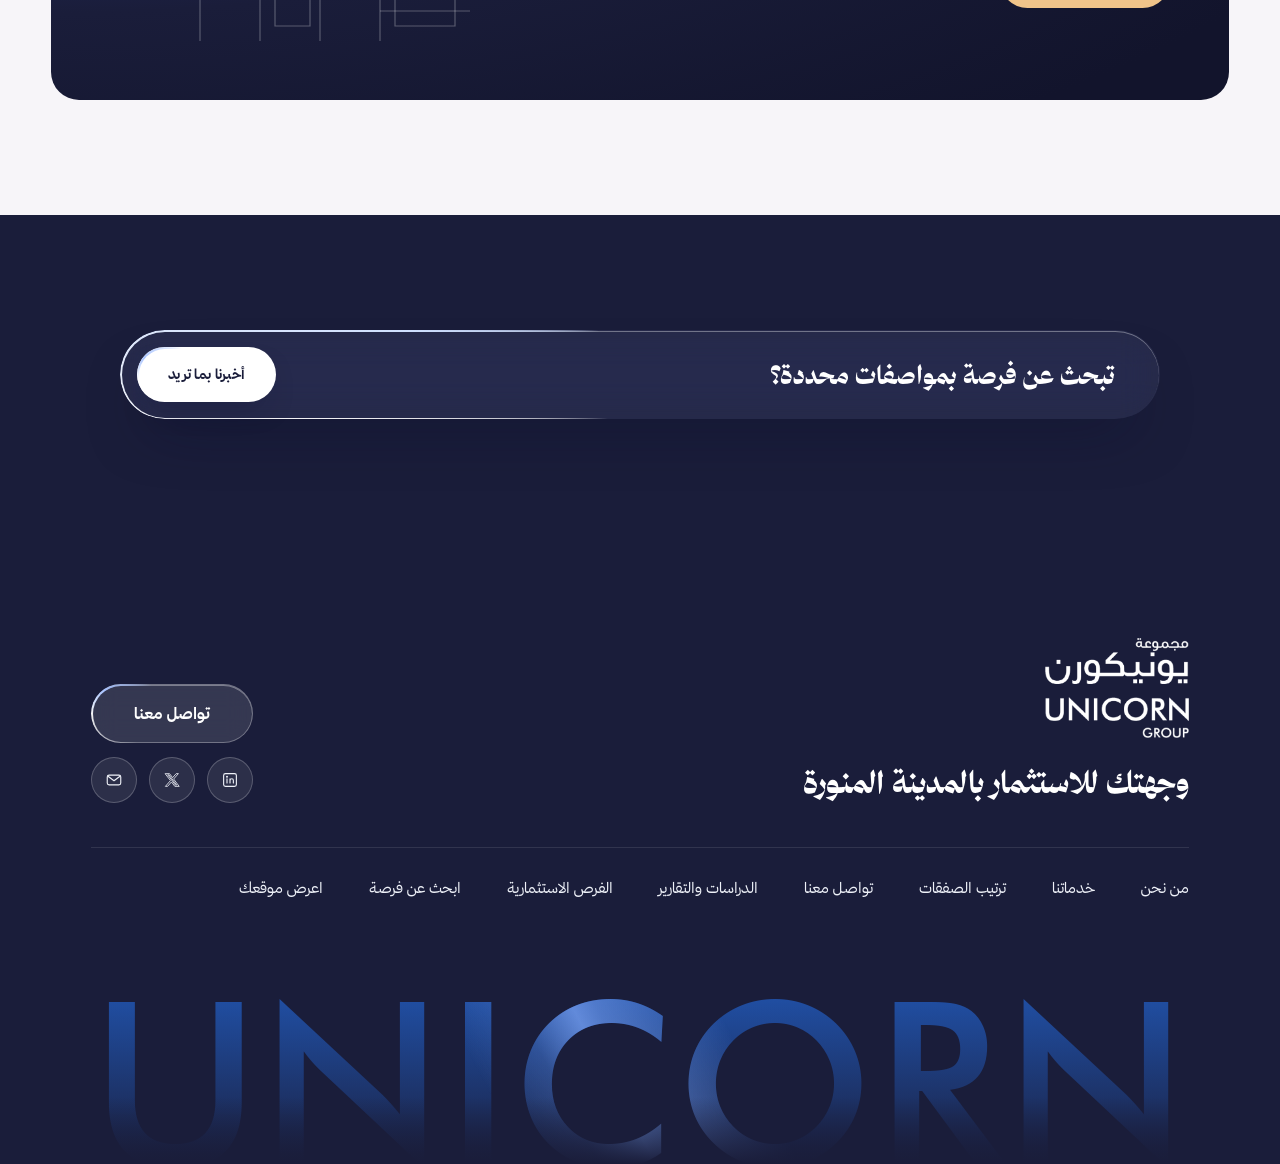
<file: opportunities.html>
<!doctype html>
<html lang="ar" dir="rtl"><head>
<meta charset="utf-8">
<meta name="viewport" content="width=device-width, initial-scale=1, viewport-fit=cover">
<title>الفرص الاستثمارية | مجموعة يونيكورن</title>
<meta name="description" content="فرص استثمارية مدروسة في المدينة المنورة">
<link rel="canonical" href="https://sihamsaleh.github.io/unicorn-site/opportunities.html">
<meta name="robots" content="index, follow, max-image-preview:large">
<meta property="og:type" content="website">
<meta property="og:locale" content="ar_SA">
<meta property="og:site_name" content="مجموعة يونيكورن">
<meta property="og:title" content="الفرص الاستثمارية | مجموعة يونيكورن">
<meta property="og:description" content="فرص استثمارية مدروسة في المدينة المنورة">
<meta property="og:url" content="https://sihamsaleh.github.io/unicorn-site/opportunities.html">
<meta property="og:image" content="https://sihamsaleh.github.io/unicorn-site/assets/img/og-logo.jpg">
<meta property="og:image:width" content="1200">
<meta property="og:image:height" content="630">
<meta property="og:image:alt" content="شعار مجموعة يونيكورن">
<meta name="twitter:card" content="summary_large_image">
<meta name="twitter:site" content="@unicorn_1sa">
<link rel="alternate" type="text/markdown" title="llms.txt" href="https://sihamsaleh.github.io/unicorn-site/llms.txt">
<script type="application/ld+json">{"@context": "https://schema.org", "@graph": [{"@type": ["Organization", "ProfessionalService"], "@id": "https://sihamsaleh.github.io/unicorn-site/#org", "name": "مجموعة يونيكورن للاستشارات والاستثمارات", "alternateName": ["Unicorn Group", "يونيكورن"], "url": "https://sihamsaleh.github.io/unicorn-site/", "logo": "https://sihamsaleh.github.io/unicorn-site/assets/img/logo-white.png", "image": "https://sihamsaleh.github.io/unicorn-site/assets/img/hero-1.jpg", "description": "جهة سعودية مقرّها المدينة المنورة متخصصة في سوق المدينة العقاري: تقارير أسبوعية وشهرية، واستشارات مالية واستراتيجية، واستشارات التطوير العقاري، والتقييم الصناعي", "email": "PR@unicorn.com.sa", "address": {"@type": "PostalAddress", "streetAddress": "8991 هانئ بن سعيد النخعي، المذينب", "addressLocality": "المدينة المنورة", "postalCode": "42381", "addressCountry": "SA"}, "areaServed": {"@type": "City", "name": "المدينة المنورة"}, "knowsAbout": ["سوق المدينة المنورة العقاري", "الاستشارات المالية", "دراسات الجدوى", "التطوير العقاري", "التقييم الصناعي"], "contactPoint": [{"@type": "ContactPoint", "contactType": "العلاقات العامة", "email": "PR@unicorn.com.sa"}], "sameAs": ["https://www.linkedin.com/company/unicorn-ksa", "https://x.com/unicorn_1sa"]}, {"@type": "WebPage", "@id": "https://sihamsaleh.github.io/unicorn-site/opportunities.html", "url": "https://sihamsaleh.github.io/unicorn-site/opportunities.html", "name": "الفرص الاستثمارية | مجموعة يونيكورن", "description": "فرص استثمارية مدروسة في المدينة المنورة", "inLanguage": "ar", "isPartOf": {"@id": "https://sihamsaleh.github.io/unicorn-site/#site"}, "about": {"@id": "https://sihamsaleh.github.io/unicorn-site/#org"}}]}</script>
<link rel="stylesheet" href="assets/css/site.css?v=20261127012253">
</head>
<body>
<a class="skip" href="#top">انتقل إلى المحتوى</a>
<header class="hdr" id="hdr">
  <div class="wrap">
    <a href="index.html" class="logo" aria-label="مجموعة يونيكورن — الرئيسية"></a>
    <nav class="nav" aria-label="القائمة الرئيسية">
      <a class="navlink" href="about.html">من نحن</a><a class="navlink" href="services.html">خدماتنا</a><a class="navlink" href="deal-arrangement.html">ترتيب الصفقات</a><a class="navlink" href="reports.html">الدراسات والتقارير</a><div class="dd nav-more"><button class="navlink" type="button" aria-expanded="false" aria-haspopup="true" aria-label="المزيد" data-current=""><svg viewBox="0 0 22 16" aria-hidden="true"><path d="M2 2h18M2 8h18M2 14h18" fill="none" stroke="currentColor" stroke-width="1.8" stroke-linecap="round"></path></svg></button><ul><li><a href="madinah.html">عن المدينة المنورة</a></li><li><a href="opportunities.html" aria-current="page">الفرص الاستثمارية</a></li><li><a href="find-opportunity.html">ابحث عن فرصة</a></li></ul></div>
      <a href="contact.html" class="btn btn-light">تواصل معنا</a>
      <button class="burger" id="burger" aria-label="فتح القائمة" aria-expanded="false"><span></span><span></span></button>
    </nav>
  </div>
</header>
<div class="mnav" id="mnav">
  <div><h5>MENU</h5><a href="index.html">الرئيسية</a><a href="about.html">من نحن</a><a href="services.html">خدماتنا</a><a href="madinah.html">عن المدينة المنورة</a><a href="deal-arrangement.html">ترتيب الصفقات</a><a href="reports.html">الدراسات والتقارير</a><a href="opportunities.html" aria-current="page">الفرص الاستثمارية</a><a href="find-opportunity.html">ابحث عن فرصة استثمارية</a></div>
  <div><a href="contact.html" class="btn btn-light" style="font-size:15px">تواصل معنا</a></div>
</div>

<main id="top" tabindex="-1">
  <section class="phero">
    <img src="assets/img/terrace.webp" srcset="assets/img/terrace-sm.webp 836w, assets/img/terrace.webp 1672w" sizes="100vw" alt="" style="object-position:90% 55%">
    <div class="wrap">
      <span class="eyebrow">INVESTMENT OPPORTUNITIES</span>
      <h1>الفـرص الاستثمـارية</h1>
      <p>تعرّف على الفرص المميزة في المدينة المنورة، واكتشف آفاقًا استثمارية واعدة</p>
    </div>
  </section>

  <section class="block">
    <div class="wrap">
      <div class="rv" style="margin-bottom:clamp(28px,4vw,48px)"><span class="kicker">FEATURED</span><h2 class="h2">فرصـة ممـيزة</h2></div>
      <article class="opp rv">
        <div class="opp-img"><img src="assets/img/jawharah.webp" srcset="assets/img/jawharah-sm.webp 627w, assets/img/jawharah.webp 1086w" sizes="(max-width:900px) 100vw, 50vw" alt="مجسم معماري لمشروع جوهرة الغرب في المدينة المنورة وقت الغروب" loading="lazy" style="object-position:50% 50%"><span class="status">أرض خام · سكني وتجاري</span></div>
        <div class="opp-body">
          <h3>جوهــرة الغــرب</h3>
          <p class="loc">أرض خام للتطوير والبيع على ثلاث واجهات تجارية في المدينة المنورة، على طريق الأمير نايف بن عبدالعزيز مقابل المستشفى السعودي الألماني</p>
          <div class="facts">
            <div><b>412,515</b><span>م² مساحة الأرض</span></div>
            <div><b>216.9M</b><span>ريال إجمالي الاستثمار</span></div>
            <div><b>22.9%</b><span>معدل العائد الداخلي المتوقع</span></div>
          </div>
          <a href="contact.html" class="btn btn-ink">اعرف أكثر عن الفرصة</a>
        </div>
      </article>

      <div class="lyp rv" id="list">
        <div class="lyp-tx"><span class="lyp-k">List Your Property</span><h3>اعـرض عقـــارك مع يونيكــورن</h3>
          <a href="contact.html" class="lyp-b">اعرض عقـارك<svg viewBox="0 0 24 24" aria-hidden="true"><path d="M19 12H5M11 6l-6 6 6 6"></path></svg></a>
        </div>
        <svg class="lyp-pl" viewBox="0 0 360 260" aria-hidden="true">
          <path d="M0 70h360M0 190h360M90 0v260M270 0v260"></path>
          <path d="M0 20h90M0 130h90M270 130h90M270 230h90M150 0v70M210 190v70M150 190v70"></path>
          <rect x="20" y="85" width="55" height="35"></rect><rect x="20" y="145" width="55" height="35"></rect>
          <rect x="285" y="85" width="60" height="35"></rect><rect x="285" y="205" width="60" height="40"></rect>
          <rect x="105" y="15" width="35" height="45"></rect><rect x="165" y="205" width="35" height="40"></rect>
          <path class="lyp-fill" d="M105 85h150v90H105z"></path>
          <path class="lyp-hot" d="M105 85h150v90H105z"></path>
          <circle class="lyp-ring" cx="206" cy="132" r="10"></circle>
          <path class="lyp-pin" d="M206 150s-13-11-13-21a13 13 0 0126 0c0 10-13 21-13 21zm0-16a5 5 0 100-10 5 5 0 000 10z"></path>
        </svg>
      </div>
    </div>
  </section>

  <section class="strip"><div class="wrap"><h2>تبحث عن فرصة بمواصفات محددة؟</h2><a href="contact.html" class="btn btn-light">أخبرنا بما تريد</a></div></section>
</main>
<footer class="bwf bwf-l6" data-in="false">
  <div class="mft"><span class="mft-stars" aria-hidden="true"><i style="top:6%;left:4%;animation-delay:0s"></i><i style="top:10%;left:18%;animation-delay:1.4s"></i><i style="top:47%;left:71%;animation-delay:2.1s"></i><i style="top:14%;left:32%;animation-delay:2.8s"></i><i style="top:51%;left:85%;animation-delay:3.5s"></i><i style="top:55%;left:7%;animation-delay:0.9s"></i><i style="top:59%;left:21%;animation-delay:2.3s"></i><i style="top:26%;left:74%;animation-delay:3s"></i><i style="top:63%;left:35%;animation-delay:3.7s"></i><i style="top:30%;left:88%;animation-delay:0.4s"></i></span><div class="mft-head"><span class="mft-logo" role="img" aria-label="مجموعة يونيكورن"></span><p class="mft-tg">وجهتك للاستثمار بالمدينة المنورة</p></div><nav class="mft-nav" aria-label="روابط مختصرة"><a href="about.html">من نحن</a><span class="mft-dot" aria-hidden="true"></span><a href="services.html">خدماتنا</a><a href="opportunities.html" aria-current="page">الفرص الاستثمارية</a><span class="mft-dot" aria-hidden="true"></span><a href="deal-arrangement.html">ترتيب الصفقات</a></nav><div class="mft-soc"><a href="https://www.linkedin.com/company/unicorn-ksa" target="_blank" rel="noopener" aria-label="لينكدإن"><svg viewBox="0 0 24 24" aria-hidden="true"><rect x="3.5" y="3.5" width="17" height="17" rx="2.5"/><path d="M8 10.5V16M12 16v-5.5M12 13c0-1.6 1-2.6 2.4-2.6s2.1.9 2.1 2.4V16"/><circle cx="8" cy="7.7" r=".55" fill="currentColor"/></svg></a><a href="https://x.com/unicorn_1sa" target="_blank" rel="noopener" aria-label="إكس"><svg viewBox="0 0 24 24" aria-hidden="true" style="stroke-width:1.1"><path d="M17.6 3.5h2.9l-6.3 7.2 7.4 9.8h-5.8l-4.5-5.9-5.2 5.9H3.2l6.7-7.7L2.8 3.5h5.9l4.1 5.4 4.8-5.4Zm-1 15.3h1.6L7.9 5.1H6.2l10.4 13.7Z"/></svg></a><a href="mailto:PR@unicorn.com.sa" aria-label="البريد"><svg viewBox="0 0 24 24" aria-hidden="true"><rect x="3" y="5.5" width="18" height="13" rx="2.5"/><path d="m4 7 8 6 8-6"/></svg></a></div><svg class="mft-draw" viewBox="0 0 375 172" aria-hidden="true"><path pathLength="1000" d="M0 168 L61 168 L61 111.2 L58 111.2 L58 106.2 L62.4 106.2 L62.4 82.8 L59.4 82.8 L59.4 81.1 L63.9 77.8 L63.9 62.2 L61.5 62.2 L61.5 60.6 L65.1 58 L65.1 52.3 C63.9 47.3 66.6 39.5 70 35.9 L70 31 A3.2 3.2 0 1 0 70 24.6 A3.2 3.2 0 1 0 70 31 L70 35.9 C73.4 39.5 76.1 47.3 74.9 52.3 L74.9 58 L78.5 60.6 L78.5 62.2 L76.1 62.2 L76.1 77.8 L80.6 81.1 L80.6 82.8 L77.6 82.8 L77.6 106.2 L82 106.2 L82 111.2 L79 111.2 L79 168 L135 168 L135 154.6 L140 154.6 L140 152.6 C140 100.4 161.6 94.6 188 91.2 L188 86.2 A1.8 1.8 0 1 0 188 82.6 A1.8 1.8 0 1 0 188 86.2 L188 82.6 L188 76.2 L188 91.2 C214.4 94.6 236 100.4 236 152.6 L236 154.6 L241 154.6 L241 168 L297 168 L297 111.2 L294 111.2 L294 106.2 L298.4 106.2 L298.4 82.8 L295.4 82.8 L295.4 81.1 L299.9 77.8 L299.9 62.2 L297.5 62.2 L297.5 60.6 L301.1 58 L301.1 52.3 C299.9 47.3 302.6 39.5 306 35.9 L306 31 A3.2 3.2 0 1 0 306 24.6 A3.2 3.2 0 1 0 306 31 L306 35.9 C309.4 39.5 312.1 47.3 310.9 52.3 L310.9 58 L314.5 60.6 L314.5 62.2 L312.1 62.2 L312.1 77.8 L316.6 81.1 L316.6 82.8 L313.6 82.8 L313.6 106.2 L318 106.2 L318 111.2 L315 111.2 L315 168 L375 168"/></svg></div>
  <div class="bwf-rule" aria-hidden="true"></div>
  <div class="bwf-sky" aria-hidden="true"><div class="bwf-wash"></div><div class="bwf-bands"></div><div class="bwf-beam"></div><div class="bwf-glow"></div><div class="bwf-grain"></div></div>
  <div class="bwf-inner">
    <div class="bwf-col bwf-brand-col"><div class="bwf-brand bwf-fade"><span class="bwf-logo" role="img" aria-label="مجموعة يونيكورن"></span><p class="bwf-tg">وجهتك للاستثمار بالمدينة المنورة</p></div></div>
    <div class="bwf-col bwf-cta"><a class="bwf-go bwf-fade" href="contact.html">تواصل معنا</a>
      <ul class="bwf-socials">
        <li class="bwf-fade"><a class="bwf-soc" href="https://www.linkedin.com/company/unicorn-ksa" target="_blank" rel="noopener" aria-label="لينكدإن"><svg viewBox="0 0 24 24" aria-hidden="true"><g fill="none" stroke="currentColor" stroke-width="1.5" stroke-linecap="round" stroke-linejoin="round"><rect x="3.5" y="3.5" width="17" height="17" rx="2.5"></rect><path d="M8 10.5V16M12 16v-5.5M12 13c0-1.6 1-2.6 2.4-2.6s2.1.9 2.1 2.4V16"></path><circle cx="8" cy="7.7" r=".55" fill="currentColor"></circle></g></svg><span class="bwf-tip" aria-hidden="true">LinkedIn</span></a></li>
        <li class="bwf-fade"><a class="bwf-soc" href="https://x.com/unicorn_1sa" target="_blank" rel="noopener" aria-label="إكس"><svg viewBox="0 0 24 24" aria-hidden="true"><path d="M17.6 3.5h2.9l-6.3 7.2 7.4 9.8h-5.8l-4.5-5.9-5.2 5.9H3.2l6.7-7.7L2.8 3.5h5.9l4.1 5.4 4.8-5.4Zm-1 15.3h1.6L7.9 5.1H6.2l10.4 13.7Z" fill="none" stroke="currentColor" stroke-width="1.1" stroke-linejoin="round"></path></svg><span class="bwf-tip" aria-hidden="true">X</span></a></li>
        <li class="bwf-fade"><a class="bwf-soc" href="mailto:PR@unicorn.com.sa" aria-label="البريد"><svg viewBox="0 0 24 24" aria-hidden="true"><g fill="none" stroke="currentColor" stroke-width="1.5" stroke-linejoin="round"><rect x="3" y="5.5" width="18" height="13" rx="2.5"></rect><path d="m4 7 8 6 8-6"></path></g></svg><span class="bwf-tip" aria-hidden="true">PR@unicorn.com.sa</span></a></li>
      </ul></div>
    <nav class="bwf-col bwf-row" aria-label="روابط الموقع"><ul class="bwf-links bwf-line"><li class="bwf-fade bwf-inl"><a class="bwf-link" href="about.html"><span class="bwf-link-t">من نحن</span><svg viewBox="0 0 12 12" aria-hidden="true"><path d="M9.5 9.5l-7-7M8 2.5H2.5V8" fill="none" stroke="currentColor" stroke-width="1.4" stroke-linecap="round" stroke-linejoin="round"></path></svg></a></li><li class="bwf-fade bwf-inl"><a class="bwf-link" href="services.html"><span class="bwf-link-t">خدماتنا</span><svg viewBox="0 0 12 12" aria-hidden="true"><path d="M9.5 9.5l-7-7M8 2.5H2.5V8" fill="none" stroke="currentColor" stroke-width="1.4" stroke-linecap="round" stroke-linejoin="round"></path></svg></a></li><li class="bwf-fade bwf-inl"><a class="bwf-link" href="deal-arrangement.html"><span class="bwf-link-t">ترتيب الصفقات</span><svg viewBox="0 0 12 12" aria-hidden="true"><path d="M9.5 9.5l-7-7M8 2.5H2.5V8" fill="none" stroke="currentColor" stroke-width="1.4" stroke-linecap="round" stroke-linejoin="round"></path></svg></a></li><li class="bwf-fade bwf-inl"><a class="bwf-link" href="contact.html"><span class="bwf-link-t">تواصل معنا</span><svg viewBox="0 0 12 12" aria-hidden="true"><path d="M9.5 9.5l-7-7M8 2.5H2.5V8" fill="none" stroke="currentColor" stroke-width="1.4" stroke-linecap="round" stroke-linejoin="round"></path></svg></a></li><li class="bwf-fade bwf-inl"><a class="bwf-link" href="reports.html"><span class="bwf-link-t">الدراسات والتقارير</span><svg viewBox="0 0 12 12" aria-hidden="true"><path d="M9.5 9.5l-7-7M8 2.5H2.5V8" fill="none" stroke="currentColor" stroke-width="1.4" stroke-linecap="round" stroke-linejoin="round"></path></svg></a></li><li class="bwf-fade bwf-inl"><a class="bwf-link" href="opportunities.html"><span class="bwf-link-t">الفرص الاستثمارية</span><svg viewBox="0 0 12 12" aria-hidden="true"><path d="M9.5 9.5l-7-7M8 2.5H2.5V8" fill="none" stroke="currentColor" stroke-width="1.4" stroke-linecap="round" stroke-linejoin="round"></path></svg></a></li><li class="bwf-fade bwf-inl"><a class="bwf-link" href="find-opportunity.html"><span class="bwf-link-t">ابحث عن فرصة</span><svg viewBox="0 0 12 12" aria-hidden="true"><path d="M9.5 9.5l-7-7M8 2.5H2.5V8" fill="none" stroke="currentColor" stroke-width="1.4" stroke-linecap="round" stroke-linejoin="round"></path></svg></a></li><li class="bwf-fade bwf-inl"><a class="bwf-link" href="opportunities.html#list"><span class="bwf-link-t">اعرض موقعك</span><svg viewBox="0 0 12 12" aria-hidden="true"><path d="M9.5 9.5l-7-7M8 2.5H2.5V8" fill="none" stroke="currentColor" stroke-width="1.4" stroke-linecap="round" stroke-linejoin="round"></path></svg></a></li></ul></nav>
  </div>
  <div class="bwf-word" dir="ltr">
    <p class="sr-only">UNICORN</p>
    <div class="bwf-word-box"><div class="bwf-word-in" aria-hidden="true"><span class="bwf-lw" style="--bwf-d:260ms"><span class="bwf-l">U</span></span><span class="bwf-lw" style="--bwf-d:335ms"><span class="bwf-l">N</span></span><span class="bwf-lw" style="--bwf-d:410ms"><span class="bwf-l">I</span></span><span class="bwf-lw" style="--bwf-d:485ms"><span class="bwf-l">C</span></span><span class="bwf-lw" style="--bwf-d:560ms"><span class="bwf-l">O</span></span><span class="bwf-lw" style="--bwf-d:635ms"><span class="bwf-l">R</span></span><span class="bwf-lw" style="--bwf-d:710ms"><span class="bwf-l">N</span></span></div></div>
    <div class="bwf-foot" aria-hidden="true"></div>
  </div>
</footer>

<script src="assets/js/site.js?v=20261124202733"></script>
</body></html>
</file>
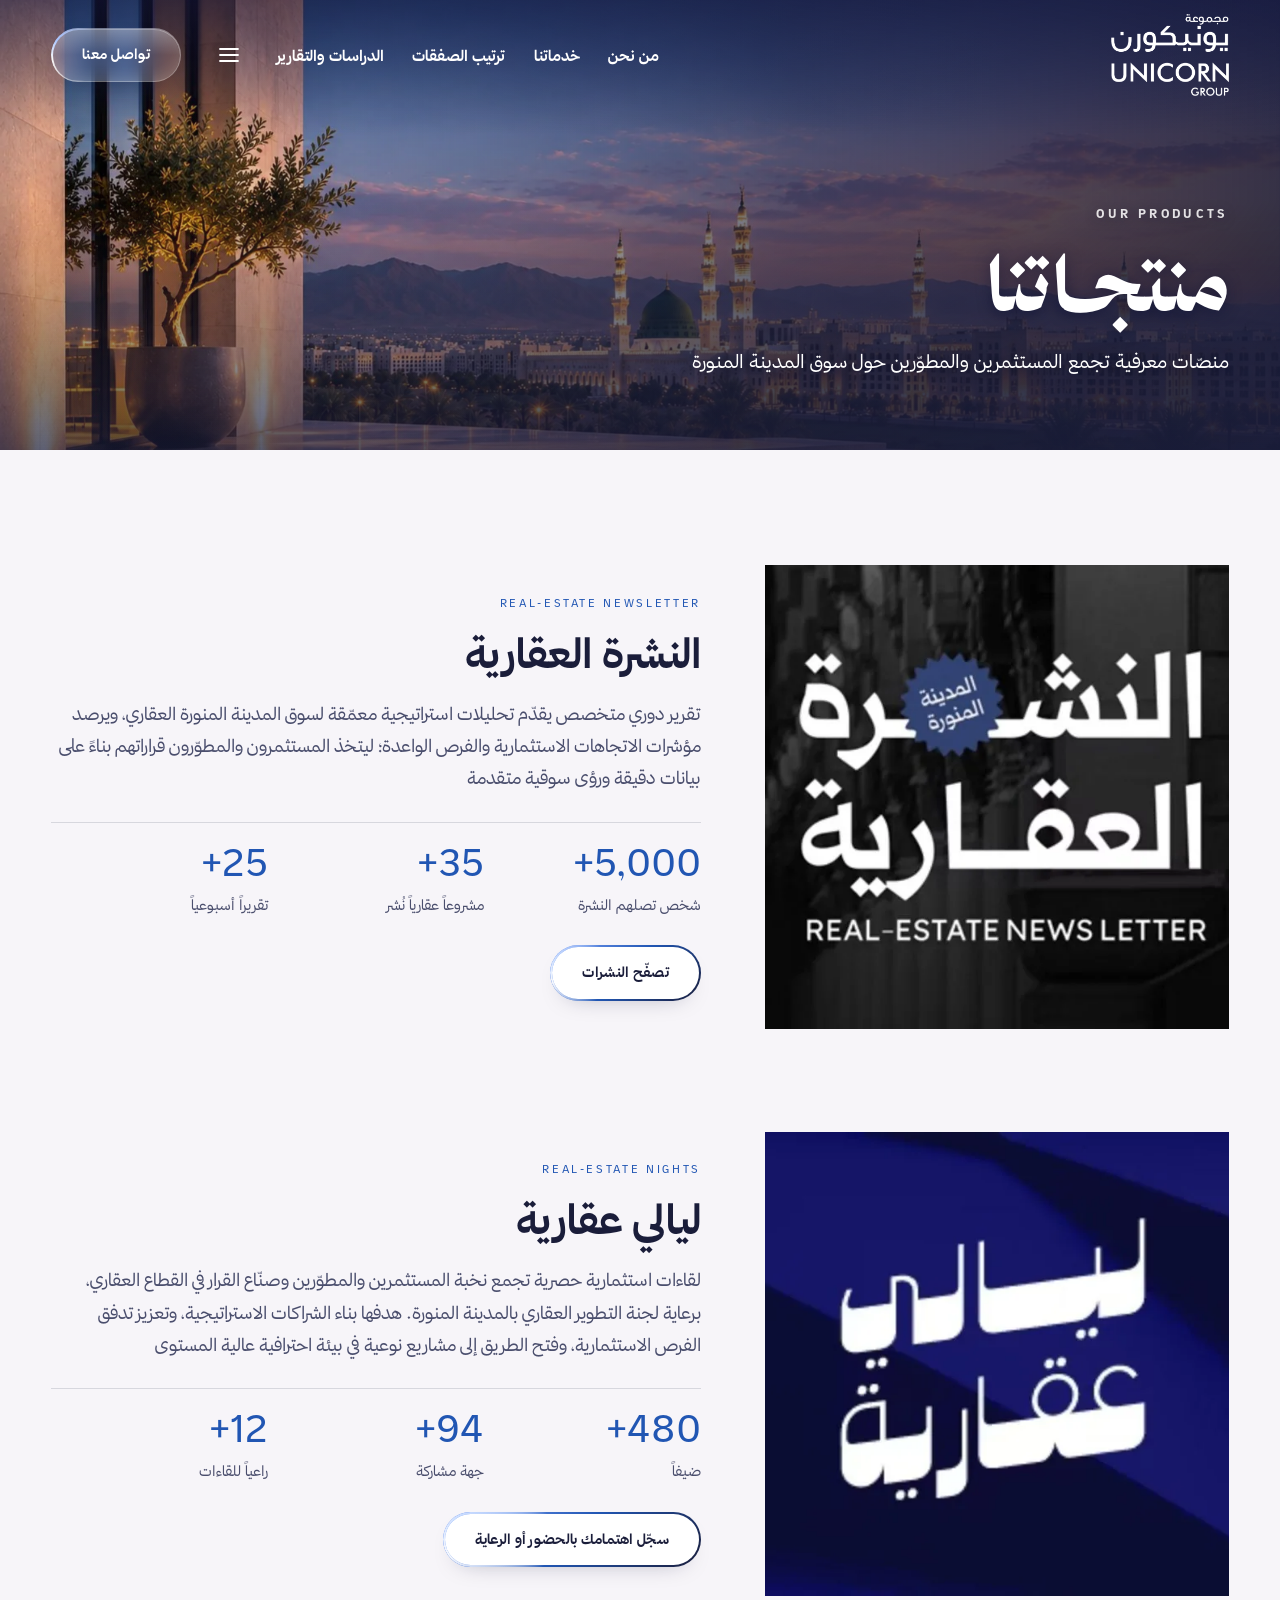
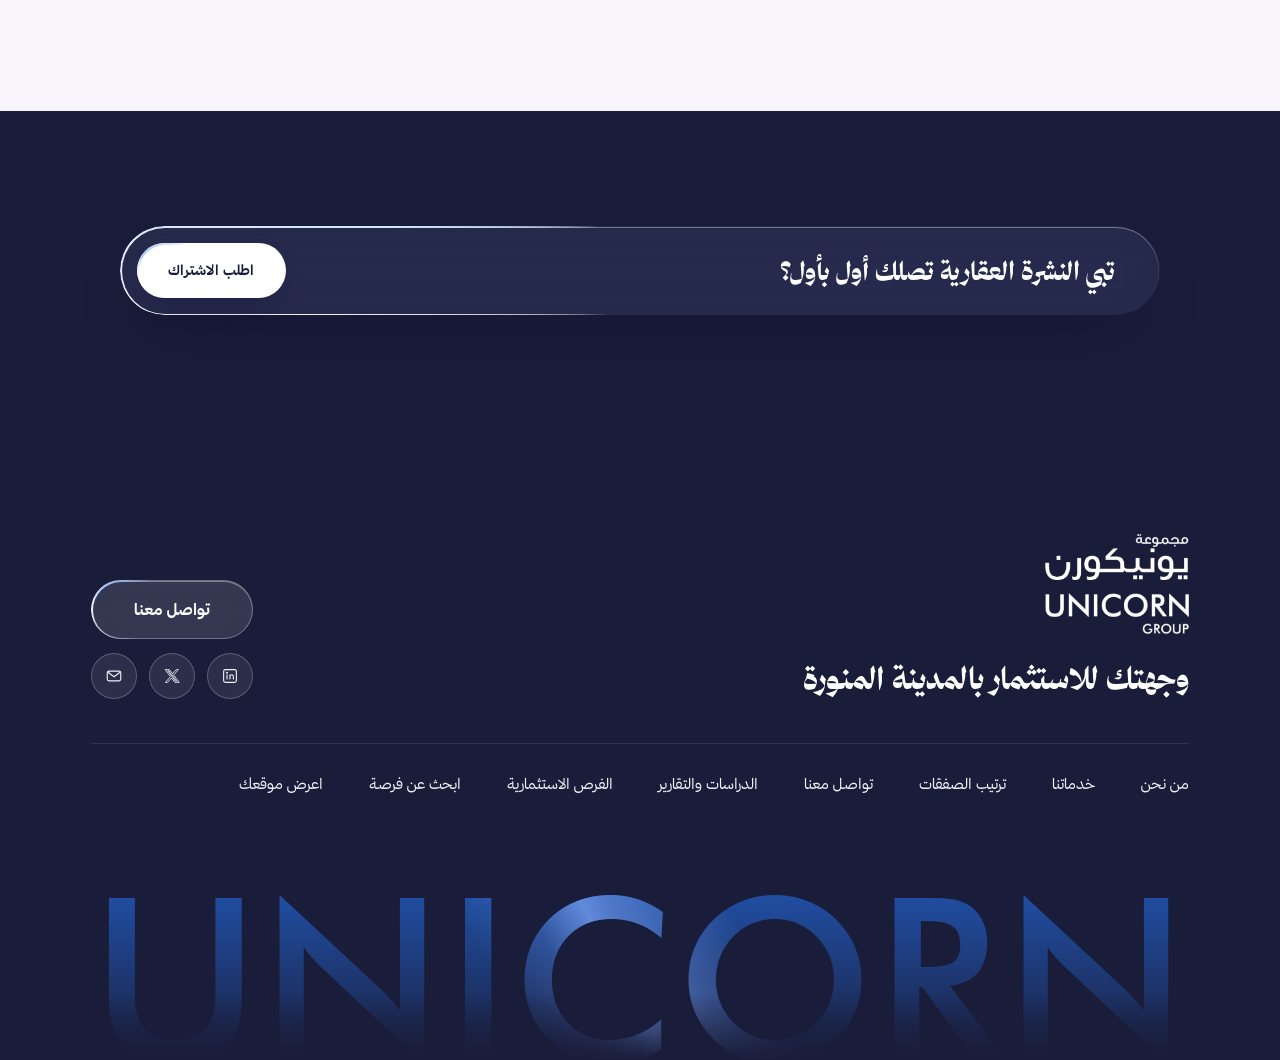
<file: products.html>
<!doctype html>
<html lang="ar" dir="rtl"><head>
<meta charset="utf-8">
<meta name="viewport" content="width=device-width, initial-scale=1, viewport-fit=cover">
<title>منتجاتنا | مجموعة يونيكورن</title>
<meta name="description" content="النشرة العقارية للمدينة المنورة وليالي عقارية: منصّات معرفية من مجموعة يونيكورن تجمع المستثمرين والمطوّرين وصنّاع القرار">
<link rel="canonical" href="https://sihamsaleh.github.io/unicorn-site/products.html">
<meta name="robots" content="index, follow, max-image-preview:large">
<meta property="og:type" content="website">
<meta property="og:locale" content="ar_SA">
<meta property="og:site_name" content="مجموعة يونيكورن">
<meta property="og:title" content="منتجاتنا | مجموعة يونيكورن">
<meta property="og:description" content="النشرة العقارية للمدينة المنورة وليالي عقارية: منصّات معرفية من مجموعة يونيكورن تجمع المستثمرين والمطوّرين وصنّاع القرار">
<meta property="og:url" content="https://sihamsaleh.github.io/unicorn-site/products.html">
<meta property="og:image" content="https://sihamsaleh.github.io/unicorn-site/assets/img/og-logo.jpg">
<meta property="og:image:width" content="1200">
<meta property="og:image:height" content="630">
<meta property="og:image:alt" content="شعار مجموعة يونيكورن">
<meta name="twitter:card" content="summary_large_image">
<meta name="twitter:site" content="@unicorn_1sa">
<link rel="alternate" type="text/markdown" title="llms.txt" href="https://sihamsaleh.github.io/unicorn-site/llms.txt">
<script type="application/ld+json">{"@context":"https://schema.org","@type":"WebPage","@id":"https://sihamsaleh.github.io/unicorn-site/products.html","url":"https://sihamsaleh.github.io/unicorn-site/products.html","name":"منتجاتنا | مجموعة يونيكورن","description":"النشرة العقارية للمدينة المنورة وليالي عقارية: منصّات معرفية من مجموعة يونيكورن تجمع المستثمرين والمطوّرين وصنّاع القرار","inLanguage":"ar","about":{"@id":"https://sihamsaleh.github.io/unicorn-site/#org"}}</script>
<link rel="stylesheet" href="assets/css/site.css?v=20261127012253">
</head>
<body>
<a class="skip" href="#top">انتقل إلى المحتوى</a>
<header class="hdr" id="hdr">
  <div class="wrap">
    <a href="index.html" class="logo" aria-label="مجموعة يونيكورن — الرئيسية"></a>
    <nav class="nav" aria-label="القائمة الرئيسية">
      <a class="navlink" href="about.html">من نحن</a><a class="navlink" href="services.html">خدماتنا</a><a class="navlink" href="deal-arrangement.html">ترتيب الصفقات</a><a class="navlink" href="reports.html">الدراسات والتقارير</a><div class="dd nav-more"><button class="navlink" type="button" aria-expanded="false" aria-haspopup="true" aria-label="المزيد"><svg viewBox="0 0 22 16" aria-hidden="true"><path d="M2 2h18M2 8h18M2 14h18" fill="none" stroke="currentColor" stroke-width="1.8" stroke-linecap="round"/></svg></button><ul><li><a href="madinah.html">عن المدينة المنورة</a></li><li><a href="opportunities.html">الفرص الاستثمارية</a></li><li><a href="find-opportunity.html">ابحث عن فرصة</a></li></ul></div>
      <a href="contact.html" class="btn btn-light">تواصل معنا</a>
      <button class="burger" id="burger" aria-label="فتح القائمة" aria-expanded="false"><span></span><span></span></button>
    </nav>
  </div>
</header>
<div class="mnav" id="mnav">
  <div><h5>MENU</h5><a href="index.html">الرئيسية</a><a href="about.html">من نحن</a><a href="services.html">خدماتنا</a><a href="madinah.html">عن المدينة المنورة</a><a href="deal-arrangement.html">ترتيب الصفقات</a><a href="reports.html">الدراسات والتقارير</a><a href="opportunities.html">الفرص الاستثمارية</a><a href="find-opportunity.html">ابحث عن فرصة استثمارية</a></div>
  <div><a href="contact.html" class="btn btn-light" style="font-size:15px">تواصل معنا</a></div>
</div>

<main id="top" tabindex="-1">
  <section class="phero phero-sm">
    <img src="assets/img/sunset.webp" srcset="assets/img/sunset-sm.webp 836w, assets/img/sunset.webp 1672w" sizes="100vw" alt="أفق المدينة المنورة عند الغروب" style="object-position:70% 60%">
    <div class="wrap">
      <span class="eyebrow">OUR PRODUCTS</span>
      <h1>منتجـاتنا</h1>
      <p>منصّات معرفية تجمع المستثمرين والمطوّرين حول سوق المدينة المنورة</p>
    </div>
  </section>

  <section class="block" style="padding-top:clamp(64px,9vw,120px)">
    <div class="wrap">
      <article class="pv-prod rv" id="newsletter">
        <figure><img src="assets/img/newsletter.webp" srcset="assets/img/newsletter-sm.webp 620w, assets/img/newsletter.webp 1210w" sizes="(max-width:760px) 100vw, 40vw" alt="شعار النشرة العقارية للمدينة المنورة" loading="lazy"></figure>
        <div>
          <span class="en">Real-Estate Newsletter</span>
          <h2>النشرة العقارية</h2>
          <p>تقرير دوري متخصص يقدّم تحليلات استراتيجية معمّقة لسوق المدينة المنورة العقاري، ويرصد مؤشرات الاتجاهات الاستثمارية والفرص الواعدة؛ ليتخذ المستثمرون والمطوّرون قراراتهم بناءً على بيانات دقيقة ورؤى سوقية متقدمة</p>
          <div class="pv-nums">
            <div><b>+5,000</b><span>شخص تصلهم النشرة</span></div>
            <div><b>+35</b><span>مشروعاً عقارياً نُشر</span></div>
            <div><b>+25</b><span>تقريراً أسبوعياً</span></div>
          </div>
          <a href="reports.html#list" class="btn btn-ink">تصفّح النشرات</a>
        </div>
      </article>

      <article class="pv-prod rv" id="layali">
        <figure><img src="assets/img/layali.webp" srcset="assets/img/layali-sm.webp 620w, assets/img/layali.webp 1210w" sizes="(max-width:760px) 100vw, 40vw" alt="شعار ليالي عقارية" loading="lazy"></figure>
        <div>
          <span class="en">Real-Estate Nights</span>
          <h2>ليالي عقارية</h2>
          <p>لقاءات استثمارية حصرية تجمع نخبة المستثمرين والمطوّرين وصنّاع القرار في القطاع العقاري، برعاية لجنة التطوير العقاري بالمدينة المنورة. هدفها بناء الشراكات الاستراتيجية، وتعزيز تدفق الفرص الاستثمارية، وفتح الطريق إلى مشاريع نوعية في بيئة احترافية عالية المستوى</p>
          <div class="pv-nums">
            <div><b>+480</b><span>ضيفاً</span></div>
            <div><b>+94</b><span>جهة مشاركة</span></div>
            <div><b>+12</b><span>راعياً للقاءات</span></div>
          </div>
          <a href="contact.html" class="btn btn-ink">سجّل اهتمامك بالحضور أو الرعاية</a>
        </div>
      </article>
    </div>
  </section>

  <section class="strip"><div class="wrap"><h2>تبي النشرة العقارية تصلك أول بأول؟</h2><a href="contact.html" class="btn btn-light">اطلب الاشتراك</a></div></section>
</main>
<footer class="bwf bwf-l6" data-in="false">
  <div class="mft"><span class="mft-stars" aria-hidden="true"><i style="top:6%;left:4%;animation-delay:0s"></i><i style="top:10%;left:18%;animation-delay:1.4s"></i><i style="top:47%;left:71%;animation-delay:2.1s"></i><i style="top:14%;left:32%;animation-delay:2.8s"></i><i style="top:51%;left:85%;animation-delay:3.5s"></i><i style="top:55%;left:7%;animation-delay:0.9s"></i><i style="top:59%;left:21%;animation-delay:2.3s"></i><i style="top:26%;left:74%;animation-delay:3s"></i><i style="top:63%;left:35%;animation-delay:3.7s"></i><i style="top:30%;left:88%;animation-delay:0.4s"></i></span><div class="mft-head"><span class="mft-logo" role="img" aria-label="مجموعة يونيكورن"></span><p class="mft-tg">وجهتك للاستثمار بالمدينة المنورة</p></div><nav class="mft-nav" aria-label="روابط مختصرة"><a href="about.html">من نحن</a><span class="mft-dot" aria-hidden="true"></span><a href="services.html">خدماتنا</a><a href="opportunities.html">الفرص الاستثمارية</a><span class="mft-dot" aria-hidden="true"></span><a href="deal-arrangement.html">ترتيب الصفقات</a></nav><div class="mft-soc"><a href="https://www.linkedin.com/company/unicorn-ksa" target="_blank" rel="noopener" aria-label="لينكدإن"><svg viewBox="0 0 24 24" aria-hidden="true"><rect x="3.5" y="3.5" width="17" height="17" rx="2.5"/><path d="M8 10.5V16M12 16v-5.5M12 13c0-1.6 1-2.6 2.4-2.6s2.1.9 2.1 2.4V16"/><circle cx="8" cy="7.7" r=".55" fill="currentColor"/></svg></a><a href="https://x.com/unicorn_1sa" target="_blank" rel="noopener" aria-label="إكس"><svg viewBox="0 0 24 24" aria-hidden="true" style="stroke-width:1.1"><path d="M17.6 3.5h2.9l-6.3 7.2 7.4 9.8h-5.8l-4.5-5.9-5.2 5.9H3.2l6.7-7.7L2.8 3.5h5.9l4.1 5.4 4.8-5.4Zm-1 15.3h1.6L7.9 5.1H6.2l10.4 13.7Z"/></svg></a><a href="mailto:PR@unicorn.com.sa" aria-label="البريد"><svg viewBox="0 0 24 24" aria-hidden="true"><rect x="3" y="5.5" width="18" height="13" rx="2.5"/><path d="m4 7 8 6 8-6"/></svg></a></div><svg class="mft-draw" viewBox="0 0 375 172" aria-hidden="true"><path pathLength="1000" d="M0 168 L61 168 L61 111.2 L58 111.2 L58 106.2 L62.4 106.2 L62.4 82.8 L59.4 82.8 L59.4 81.1 L63.9 77.8 L63.9 62.2 L61.5 62.2 L61.5 60.6 L65.1 58 L65.1 52.3 C63.9 47.3 66.6 39.5 70 35.9 L70 31 A3.2 3.2 0 1 0 70 24.6 A3.2 3.2 0 1 0 70 31 L70 35.9 C73.4 39.5 76.1 47.3 74.9 52.3 L74.9 58 L78.5 60.6 L78.5 62.2 L76.1 62.2 L76.1 77.8 L80.6 81.1 L80.6 82.8 L77.6 82.8 L77.6 106.2 L82 106.2 L82 111.2 L79 111.2 L79 168 L135 168 L135 154.6 L140 154.6 L140 152.6 C140 100.4 161.6 94.6 188 91.2 L188 86.2 A1.8 1.8 0 1 0 188 82.6 A1.8 1.8 0 1 0 188 86.2 L188 82.6 L188 76.2 L188 91.2 C214.4 94.6 236 100.4 236 152.6 L236 154.6 L241 154.6 L241 168 L297 168 L297 111.2 L294 111.2 L294 106.2 L298.4 106.2 L298.4 82.8 L295.4 82.8 L295.4 81.1 L299.9 77.8 L299.9 62.2 L297.5 62.2 L297.5 60.6 L301.1 58 L301.1 52.3 C299.9 47.3 302.6 39.5 306 35.9 L306 31 A3.2 3.2 0 1 0 306 24.6 A3.2 3.2 0 1 0 306 31 L306 35.9 C309.4 39.5 312.1 47.3 310.9 52.3 L310.9 58 L314.5 60.6 L314.5 62.2 L312.1 62.2 L312.1 77.8 L316.6 81.1 L316.6 82.8 L313.6 82.8 L313.6 106.2 L318 106.2 L318 111.2 L315 111.2 L315 168 L375 168"/></svg></div>
  <div class="bwf-rule" aria-hidden="true"></div>
  <div class="bwf-sky" aria-hidden="true"><div class="bwf-wash"></div><div class="bwf-bands"></div><div class="bwf-beam"></div><div class="bwf-glow"></div><div class="bwf-grain"></div></div>
  <div class="bwf-inner">
    <div class="bwf-col bwf-brand-col"><div class="bwf-brand bwf-fade"><span class="bwf-logo" role="img" aria-label="مجموعة يونيكورن"></span><p class="bwf-tg">وجهتك للاستثمار بالمدينة المنورة</p></div></div>
    <div class="bwf-col bwf-cta"><a class="bwf-go bwf-fade" href="contact.html">تواصل معنا</a>
      <ul class="bwf-socials">
        <li class="bwf-fade"><a class="bwf-soc" href="https://www.linkedin.com/company/unicorn-ksa" target="_blank" rel="noopener" aria-label="لينكدإن"><svg viewBox="0 0 24 24" aria-hidden="true"><g fill="none" stroke="currentColor" stroke-width="1.5" stroke-linecap="round" stroke-linejoin="round"><rect x="3.5" y="3.5" width="17" height="17" rx="2.5"></rect><path d="M8 10.5V16M12 16v-5.5M12 13c0-1.6 1-2.6 2.4-2.6s2.1.9 2.1 2.4V16"></path><circle cx="8" cy="7.7" r=".55" fill="currentColor"></circle></g></svg><span class="bwf-tip" aria-hidden="true">LinkedIn</span></a></li>
        <li class="bwf-fade"><a class="bwf-soc" href="https://x.com/unicorn_1sa" target="_blank" rel="noopener" aria-label="إكس"><svg viewBox="0 0 24 24" aria-hidden="true"><path d="M17.6 3.5h2.9l-6.3 7.2 7.4 9.8h-5.8l-4.5-5.9-5.2 5.9H3.2l6.7-7.7L2.8 3.5h5.9l4.1 5.4 4.8-5.4Zm-1 15.3h1.6L7.9 5.1H6.2l10.4 13.7Z" fill="none" stroke="currentColor" stroke-width="1.1" stroke-linejoin="round"></path></svg><span class="bwf-tip" aria-hidden="true">X</span></a></li>
        <li class="bwf-fade"><a class="bwf-soc" href="mailto:PR@unicorn.com.sa" aria-label="البريد"><svg viewBox="0 0 24 24" aria-hidden="true"><g fill="none" stroke="currentColor" stroke-width="1.5" stroke-linejoin="round"><rect x="3" y="5.5" width="18" height="13" rx="2.5"></rect><path d="m4 7 8 6 8-6"></path></g></svg><span class="bwf-tip" aria-hidden="true">PR@unicorn.com.sa</span></a></li>
      </ul></div>
    <nav class="bwf-col bwf-row" aria-label="روابط الموقع"><ul class="bwf-links bwf-line"><li class="bwf-fade bwf-inl"><a class="bwf-link" href="about.html"><span class="bwf-link-t">من نحن</span><svg viewBox="0 0 12 12" aria-hidden="true"><path d="M9.5 9.5l-7-7M8 2.5H2.5V8" fill="none" stroke="currentColor" stroke-width="1.4" stroke-linecap="round" stroke-linejoin="round"></path></svg></a></li><li class="bwf-fade bwf-inl"><a class="bwf-link" href="services.html"><span class="bwf-link-t">خدماتنا</span><svg viewBox="0 0 12 12" aria-hidden="true"><path d="M9.5 9.5l-7-7M8 2.5H2.5V8" fill="none" stroke="currentColor" stroke-width="1.4" stroke-linecap="round" stroke-linejoin="round"></path></svg></a></li><li class="bwf-fade bwf-inl"><a class="bwf-link" href="deal-arrangement.html"><span class="bwf-link-t">ترتيب الصفقات</span><svg viewBox="0 0 12 12" aria-hidden="true"><path d="M9.5 9.5l-7-7M8 2.5H2.5V8" fill="none" stroke="currentColor" stroke-width="1.4" stroke-linecap="round" stroke-linejoin="round"></path></svg></a></li><li class="bwf-fade bwf-inl"><a class="bwf-link" href="contact.html"><span class="bwf-link-t">تواصل معنا</span><svg viewBox="0 0 12 12" aria-hidden="true"><path d="M9.5 9.5l-7-7M8 2.5H2.5V8" fill="none" stroke="currentColor" stroke-width="1.4" stroke-linecap="round" stroke-linejoin="round"></path></svg></a></li><li class="bwf-fade bwf-inl"><a class="bwf-link" href="reports.html"><span class="bwf-link-t">الدراسات والتقارير</span><svg viewBox="0 0 12 12" aria-hidden="true"><path d="M9.5 9.5l-7-7M8 2.5H2.5V8" fill="none" stroke="currentColor" stroke-width="1.4" stroke-linecap="round" stroke-linejoin="round"></path></svg></a></li><li class="bwf-fade bwf-inl"><a class="bwf-link" href="opportunities.html"><span class="bwf-link-t">الفرص الاستثمارية</span><svg viewBox="0 0 12 12" aria-hidden="true"><path d="M9.5 9.5l-7-7M8 2.5H2.5V8" fill="none" stroke="currentColor" stroke-width="1.4" stroke-linecap="round" stroke-linejoin="round"></path></svg></a></li><li class="bwf-fade bwf-inl"><a class="bwf-link" href="find-opportunity.html"><span class="bwf-link-t">ابحث عن فرصة</span><svg viewBox="0 0 12 12" aria-hidden="true"><path d="M9.5 9.5l-7-7M8 2.5H2.5V8" fill="none" stroke="currentColor" stroke-width="1.4" stroke-linecap="round" stroke-linejoin="round"></path></svg></a></li><li class="bwf-fade bwf-inl"><a class="bwf-link" href="opportunities.html#list"><span class="bwf-link-t">اعرض موقعك</span><svg viewBox="0 0 12 12" aria-hidden="true"><path d="M9.5 9.5l-7-7M8 2.5H2.5V8" fill="none" stroke="currentColor" stroke-width="1.4" stroke-linecap="round" stroke-linejoin="round"></path></svg></a></li></ul></nav>
  </div>
  <div class="bwf-word" dir="ltr">
    <p class="sr-only">UNICORN</p>
    <div class="bwf-word-box"><div class="bwf-word-in" aria-hidden="true"><span class="bwf-lw" style="--bwf-d:260ms"><span class="bwf-l">U</span></span><span class="bwf-lw" style="--bwf-d:335ms"><span class="bwf-l">N</span></span><span class="bwf-lw" style="--bwf-d:410ms"><span class="bwf-l">I</span></span><span class="bwf-lw" style="--bwf-d:485ms"><span class="bwf-l">C</span></span><span class="bwf-lw" style="--bwf-d:560ms"><span class="bwf-l">O</span></span><span class="bwf-lw" style="--bwf-d:635ms"><span class="bwf-l">R</span></span><span class="bwf-lw" style="--bwf-d:710ms"><span class="bwf-l">N</span></span></div></div>
    <div class="bwf-foot" aria-hidden="true"></div>
  </div>
</footer>

<script src="assets/js/site.js?v=20261124202733"></script>
</body></html>
</file>
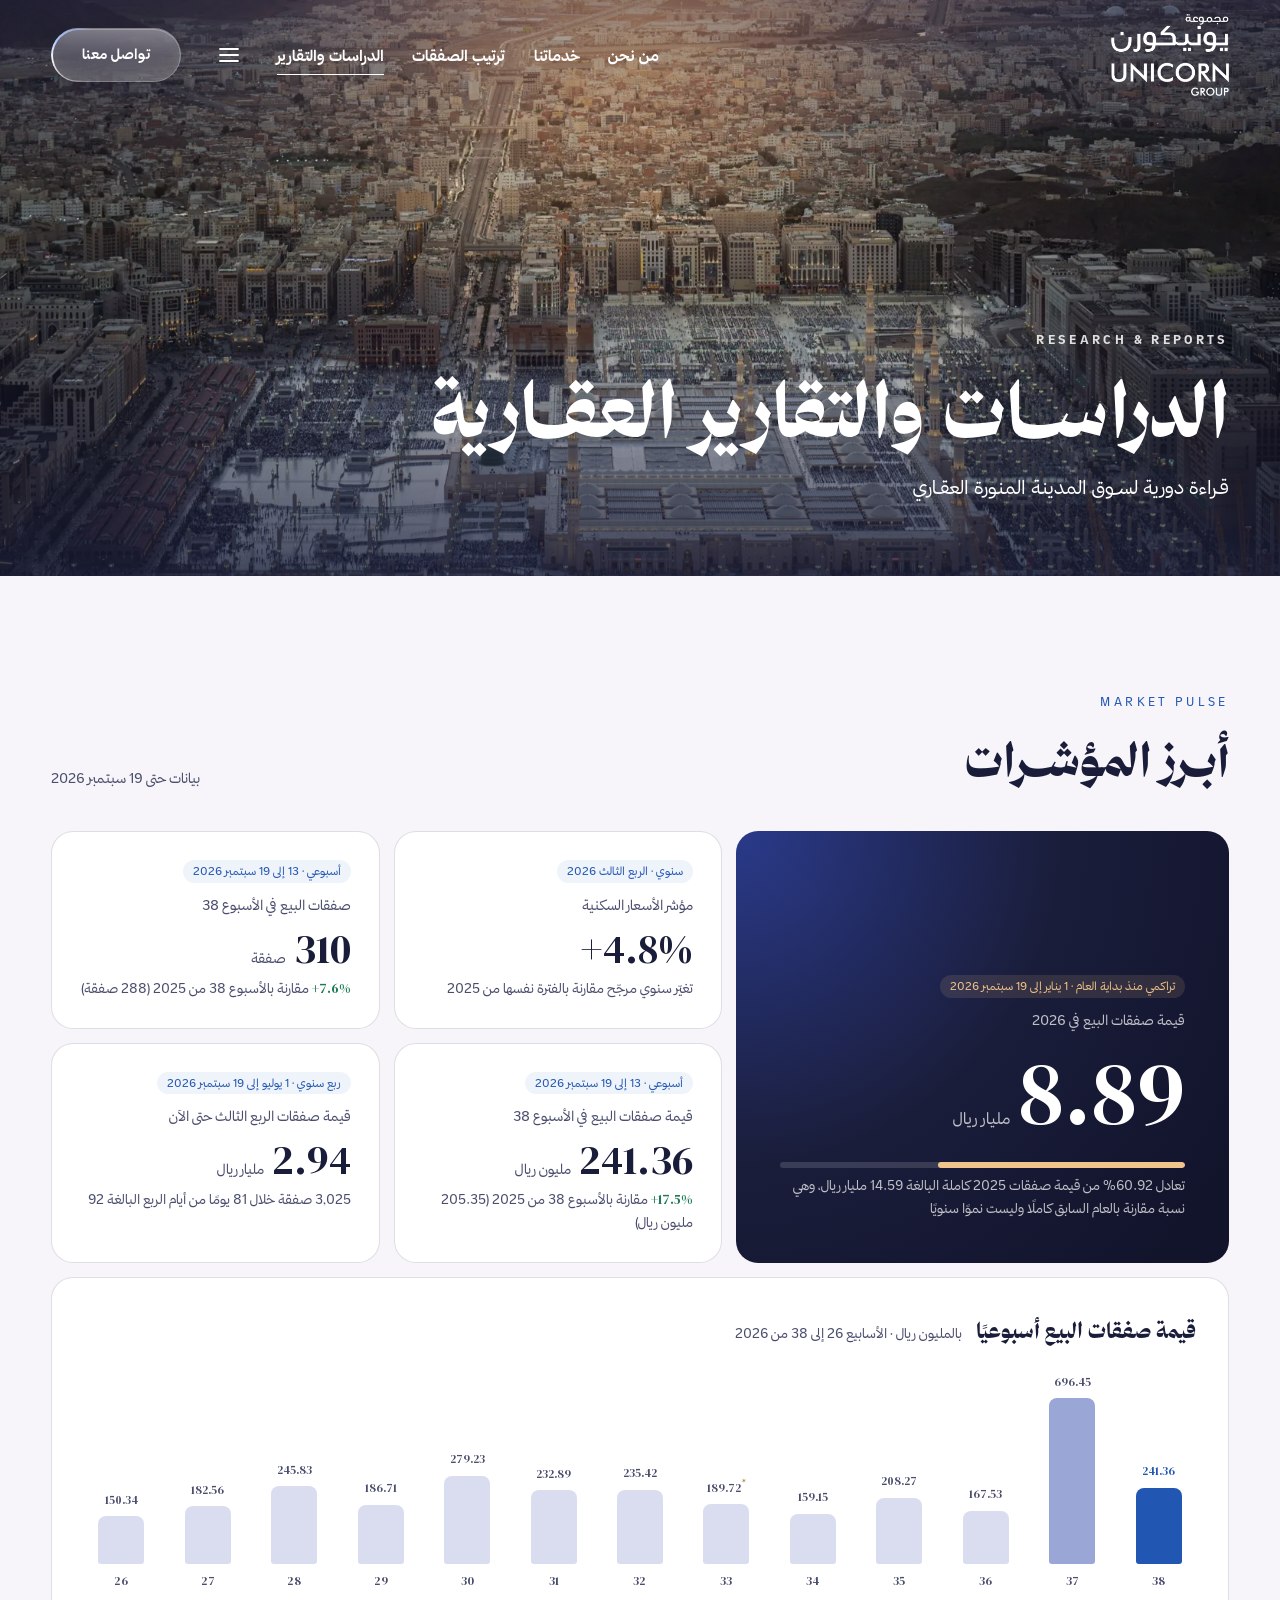
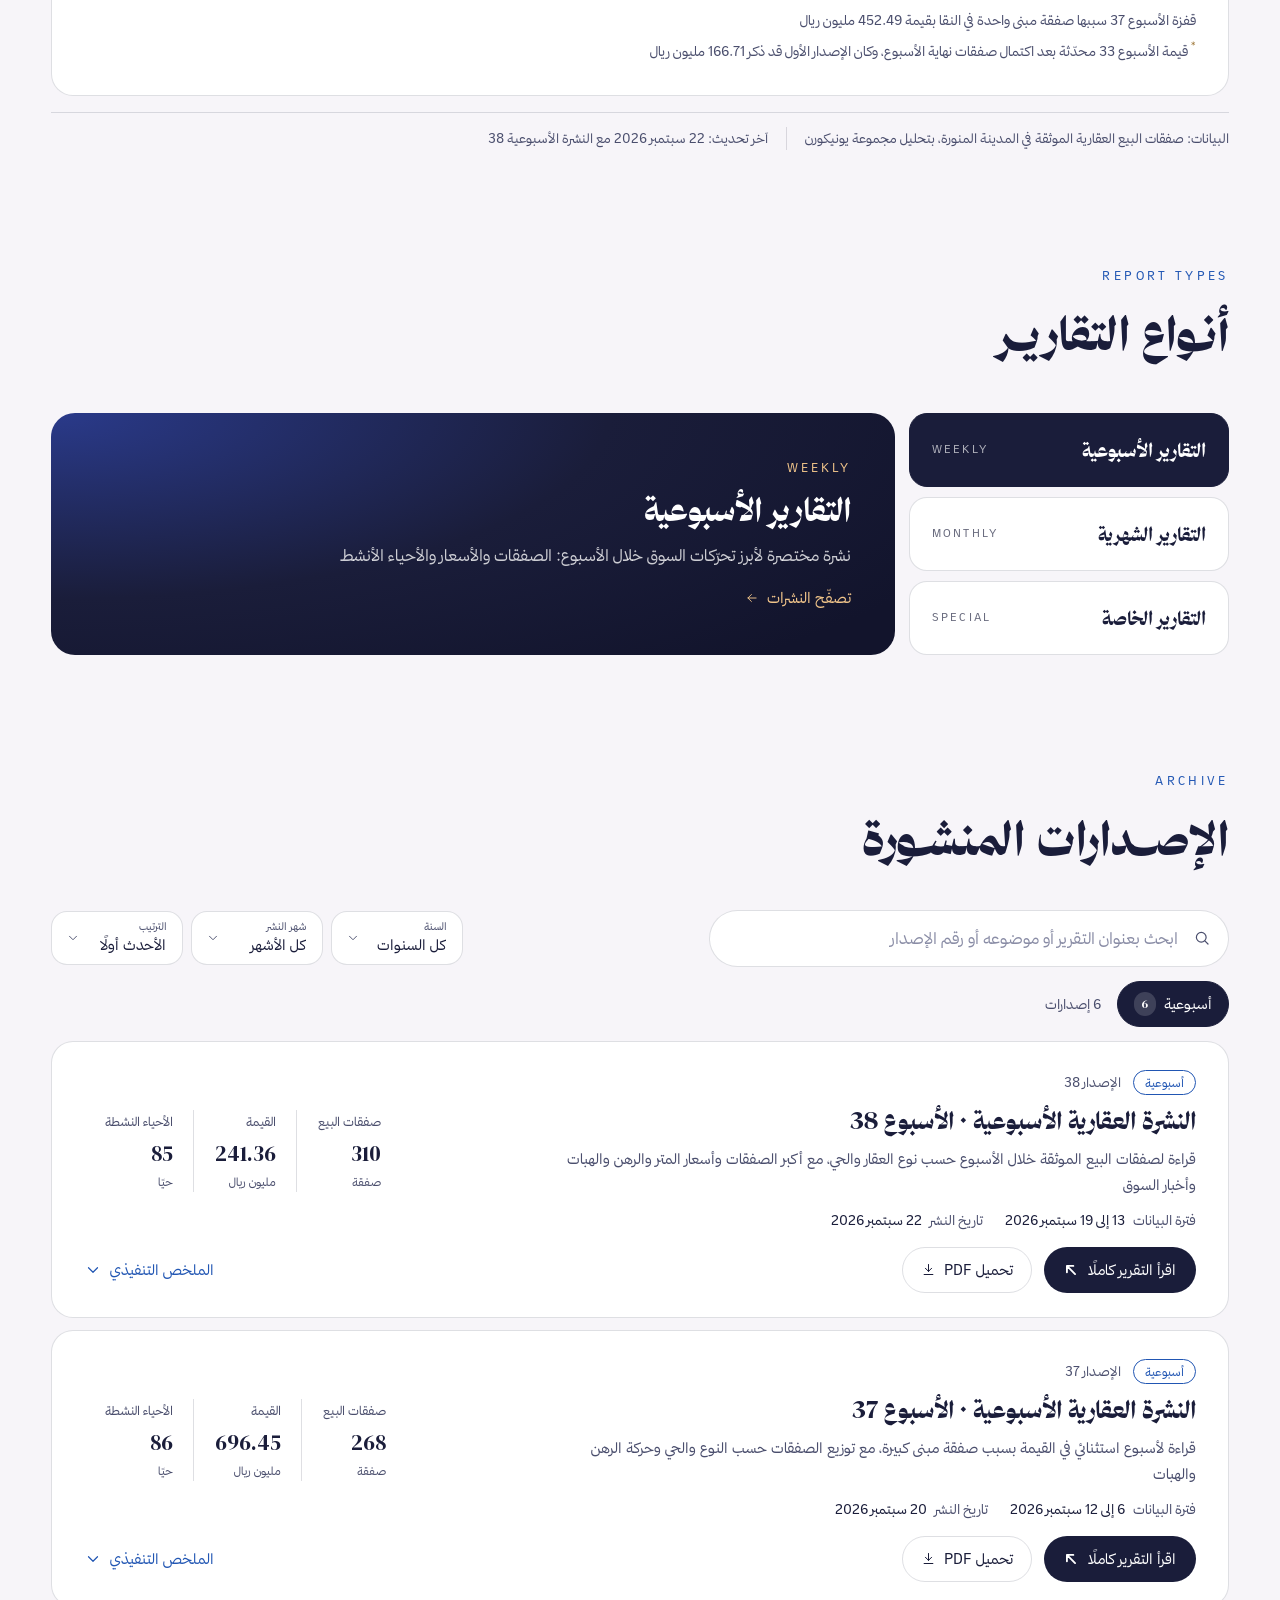
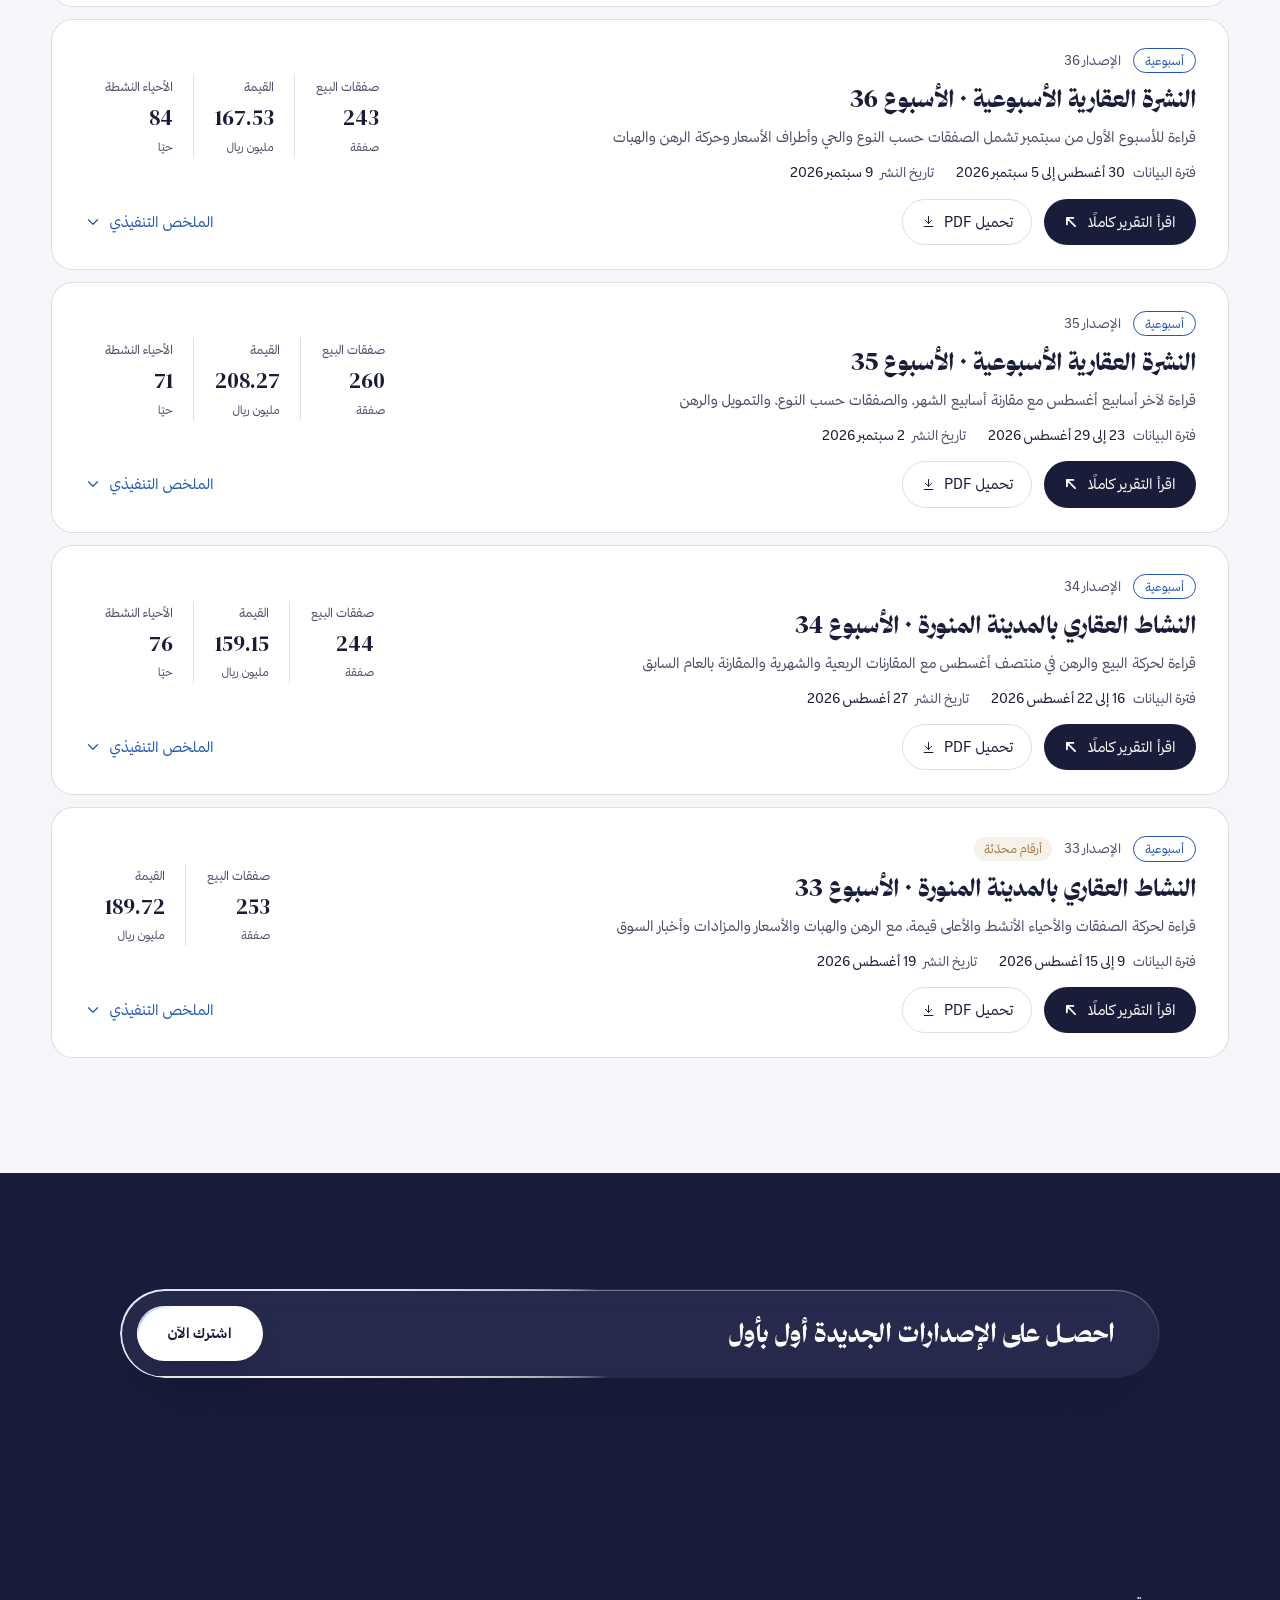
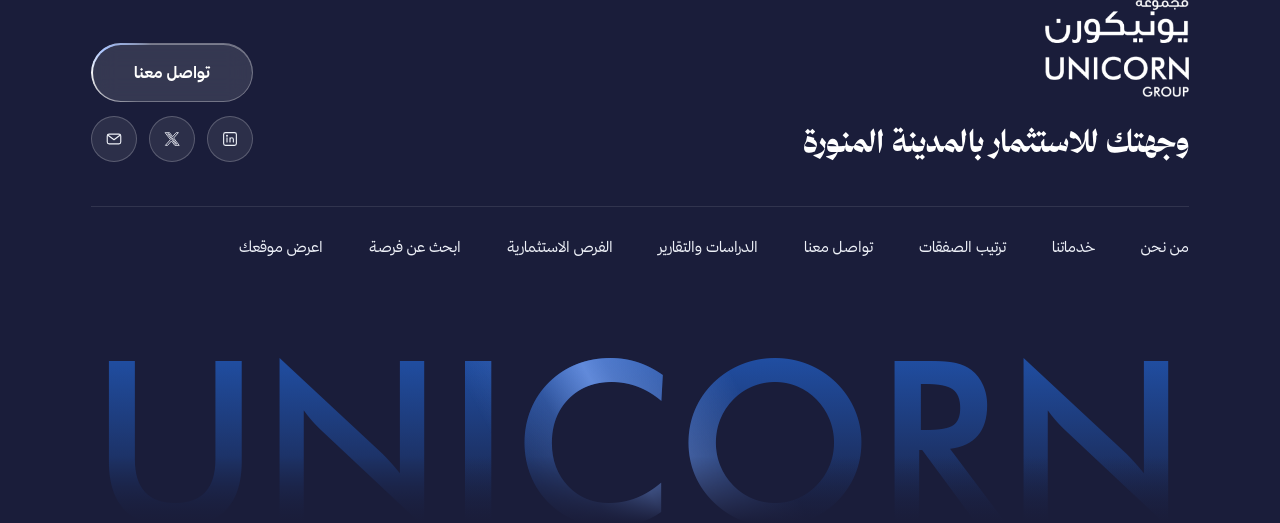
<file: reports.html>
<!doctype html>
<html lang="ar" dir="rtl"><head>
<meta charset="utf-8">
<meta name="viewport" content="width=device-width, initial-scale=1, viewport-fit=cover">
<title>الدراسات والتقارير | مجموعة يونيكورن</title>
<meta name="description" content="تقارير أسبوعية وشهرية وخاصة عن سوق المدينة المنورة العقاري">
<link rel="canonical" href="https://sihamsaleh.github.io/unicorn-site/reports.html">
<meta name="robots" content="index, follow, max-image-preview:large">
<meta property="og:type" content="website">
<meta property="og:locale" content="ar_SA">
<meta property="og:site_name" content="مجموعة يونيكورن">
<meta property="og:title" content="الدراسات والتقارير | مجموعة يونيكورن">
<meta property="og:description" content="تقارير أسبوعية وشهرية وخاصة عن سوق المدينة المنورة العقاري">
<meta property="og:url" content="https://sihamsaleh.github.io/unicorn-site/reports.html">
<meta property="og:image" content="https://sihamsaleh.github.io/unicorn-site/assets/img/og-logo.jpg">
<meta property="og:image:width" content="1200">
<meta property="og:image:height" content="630">
<meta property="og:image:alt" content="شعار مجموعة يونيكورن">
<meta name="twitter:card" content="summary_large_image">
<meta name="twitter:site" content="@unicorn_1sa">
<link rel="alternate" type="text/markdown" title="llms.txt" href="https://sihamsaleh.github.io/unicorn-site/llms.txt">
<script type="application/ld+json">{"@context": "https://schema.org", "@graph": [{"@type": ["Organization", "ProfessionalService"], "@id": "https://sihamsaleh.github.io/unicorn-site/#org", "name": "مجموعة يونيكورن للاستشارات والاستثمارات", "alternateName": ["Unicorn Group", "يونيكورن"], "url": "https://sihamsaleh.github.io/unicorn-site/", "logo": "https://sihamsaleh.github.io/unicorn-site/assets/img/logo-white.png", "image": "https://sihamsaleh.github.io/unicorn-site/assets/img/hero-1.jpg", "description": "جهة سعودية مقرّها المدينة المنورة متخصصة في سوق المدينة العقاري: تقارير أسبوعية وشهرية، واستشارات مالية واستراتيجية، واستشارات التطوير العقاري، والتقييم الصناعي", "email": "PR@unicorn.com.sa", "address": {"@type": "PostalAddress", "streetAddress": "8991 هانئ بن سعيد النخعي، المذينب", "addressLocality": "المدينة المنورة", "postalCode": "42381", "addressCountry": "SA"}, "areaServed": {"@type": "City", "name": "المدينة المنورة"}, "knowsAbout": ["سوق المدينة المنورة العقاري", "الاستشارات المالية", "دراسات الجدوى", "التطوير العقاري", "التقييم الصناعي"], "contactPoint": [{"@type": "ContactPoint", "contactType": "العلاقات العامة", "email": "PR@unicorn.com.sa"}], "sameAs": ["https://www.linkedin.com/company/unicorn-ksa", "https://x.com/unicorn_1sa"]}, {"@type": "WebPage", "@id": "https://sihamsaleh.github.io/unicorn-site/reports.html", "url": "https://sihamsaleh.github.io/unicorn-site/reports.html", "name": "الدراسات والتقارير | مجموعة يونيكورن", "description": "تقارير أسبوعية وشهرية وخاصة عن سوق المدينة المنورة العقاري", "inLanguage": "ar", "isPartOf": {"@id": "https://sihamsaleh.github.io/unicorn-site/#site"}, "about": {"@id": "https://sihamsaleh.github.io/unicorn-site/#org"}}]}</script>
<link rel="stylesheet" href="assets/css/site.css?v=20261127012253">
</head>
<body>
<a class="skip" href="#top">انتقل إلى المحتوى</a>
<header class="hdr" id="hdr">
  <div class="wrap">
    <a href="index.html" class="logo" aria-label="مجموعة يونيكورن — الرئيسية"></a>
    <nav class="nav" aria-label="القائمة الرئيسية">
      <a class="navlink" href="about.html">من نحن</a><a class="navlink" href="services.html">خدماتنا</a><a class="navlink" href="deal-arrangement.html">ترتيب الصفقات</a><a class="navlink" href="reports.html" aria-current="page">الدراسات والتقارير</a><div class="dd nav-more"><button class="navlink" type="button" aria-expanded="false" aria-haspopup="true" aria-label="المزيد"><svg viewBox="0 0 22 16" aria-hidden="true"><path d="M2 2h18M2 8h18M2 14h18" fill="none" stroke="currentColor" stroke-width="1.8" stroke-linecap="round"></path></svg></button><ul><li><a href="madinah.html">عن المدينة المنورة</a></li><li><a href="opportunities.html">الفرص الاستثمارية</a></li><li><a href="find-opportunity.html">ابحث عن فرصة</a></li></ul></div>
      <a href="contact.html" class="btn btn-light">تواصل معنا</a>
      <button class="burger" id="burger" aria-label="فتح القائمة" aria-expanded="false"><span></span><span></span></button>
    </nav>
  </div>
</header>
<div class="mnav" id="mnav">
  <div><h5>MENU</h5><a href="index.html">الرئيسية</a><a href="about.html">من نحن</a><a href="services.html">خدماتنا</a><a href="madinah.html">عن المدينة المنورة</a><a href="deal-arrangement.html">ترتيب الصفقات</a><a href="reports.html" aria-current="page">الدراسات والتقارير</a><a href="opportunities.html">الفرص الاستثمارية</a><a href="find-opportunity.html">ابحث عن فرصة استثمارية</a></div>
  <div><a href="contact.html" class="btn btn-light" style="font-size:15px">تواصل معنا</a></div>
</div>

<main id="top" tabindex="-1">
  <section class="phero">
    <img src="assets/img/madinah-1.webp" srcset="assets/img/madinah-1-sm.webp 836w, assets/img/madinah-1.webp 1672w" sizes="100vw" alt="" style="object-position:50% 68%">
    <div class="wrap">
      <span class="eyebrow">RESEARCH &amp; REPORTS</span>
      <h1>الدراسـات والتقارير العقـارية</h1>
      <p>قـراءة دورية لســوق المدينة المنورة العقـاري</p>
    </div>
  </section>

  <section class="block rp-hl" id="pulse">
    <div class="wrap">
      <div class="rp-hl-head rv">
        <div><span class="kicker">MARKET PULSE</span><h2 class="h2">أبـرز المؤشـرات</h2></div>
        <p class="rp-asof">بيانات حتى 19 سبتمبر 2026</p>
      </div>
      <div class="rp-kpis">
        <div class="rp-kpi rp-kpi-lead rv">
          <span class="rp-per">تراكمي منذ بداية العام · 1 يناير إلى 19 سبتمبر 2026</span>
          <span class="rp-kl">قيمة صفقات البيع في 2026</span>
          <b class="rp-kv">8.89<small>مليار ريال</small></b>
          <div class="rp-prog" role="img" aria-label="60.92 بالمئة من قيمة صفقات 2025 كاملة"><i style="width:60.92%"></i></div>
          <span class="rp-ks">تعادل 60.92% من قيمة صفقات 2025 كاملة البالغة 14.59 مليار ريال، وهي نسبة مقارنة بالعام السابق كاملًا وليست نموًا سنويًا</span>
        </div>
        <div class="rp-kpi rv d1">
          <span class="rp-per">سنوي · الربع الثالث 2026</span>
          <span class="rp-kl">مؤشر الأسعار السكنية</span>
          <b class="rp-kv" dir="ltr">+4.8%</b>
          <span class="rp-ks">تغيّر سنوي مرجّح مقارنة بالفترة نفسها من 2025</span>
        </div>
        <div class="rp-kpi rv d1">
          <span class="rp-per">أسبوعي · 13 إلى 19 سبتمبر 2026</span>
          <span class="rp-kl">صفقات البيع في الأسبوع 38</span>
          <b class="rp-kv">310<small>صفقة</small></b>
          <span class="rp-ks"><em>+7.6%</em> مقارنة بالأسبوع 38 من 2025 (288 صفقة)</span>
        </div>
        <div class="rp-kpi rv d2">
          <span class="rp-per">أسبوعي · 13 إلى 19 سبتمبر 2026</span>
          <span class="rp-kl">قيمة صفقات البيع في الأسبوع 38</span>
          <b class="rp-kv">241.36<small>مليون ريال</small></b>
          <span class="rp-ks"><em>+17.5%</em> مقارنة بالأسبوع 38 من 2025 (205.35 مليون ريال)</span>
        </div>
        <div class="rp-kpi rv d2">
          <span class="rp-per">ربع سنوي · 1 يوليو إلى 19 سبتمبر 2026</span>
          <span class="rp-kl">قيمة صفقات الربع الثالث حتى الآن</span>
          <b class="rp-kv">2.94<small>مليار ريال</small></b>
          <span class="rp-ks">3,025 صفقة خلال 81 يومًا من أيام الربع البالغة 92</span>
        </div>
      </div>
      <figure class="rp-chart rv">
        <figcaption><b>قيمة صفقات البيع أسبوعيًا</b><span>بالمليون ريال · الأسابيع 26 إلى 38 من 2026</span></figcaption>
        <ol class="rp-bars"><li class="" style="--h:21.6%"><span class="rp-bv">150.34</span><i></i><span class="rp-bw">26</span></li><li class="" style="--h:26.2%"><span class="rp-bv">182.56</span><i></i><span class="rp-bw">27</span></li><li class="" style="--h:35.3%"><span class="rp-bv">245.83</span><i></i><span class="rp-bw">28</span></li><li class="" style="--h:26.8%"><span class="rp-bv">186.71</span><i></i><span class="rp-bw">29</span></li><li class="" style="--h:40.1%"><span class="rp-bv">279.23</span><i></i><span class="rp-bw">30</span></li><li class="" style="--h:33.4%"><span class="rp-bv">232.89</span><i></i><span class="rp-bw">31</span></li><li class="" style="--h:33.8%"><span class="rp-bv">235.42</span><i></i><span class="rp-bw">32</span></li><li class="" style="--h:27.2%"><span class="rp-bv">189.72<sup>*</sup></span><i></i><span class="rp-bw">33</span></li><li class="" style="--h:22.9%"><span class="rp-bv">159.15</span><i></i><span class="rp-bw">34</span></li><li class="" style="--h:29.9%"><span class="rp-bv">208.27</span><i></i><span class="rp-bw">35</span></li><li class="" style="--h:24.1%"><span class="rp-bv">167.53</span><i></i><span class="rp-bw">36</span></li><li class="is-peak" style="--h:100.0%"><span class="rp-bv">696.45</span><i></i><span class="rp-bw">37</span></li><li class="is-now" style="--h:34.7%"><span class="rp-bv">241.36</span><i></i><span class="rp-bw">38</span></li></ol>
        <p class="rp-note">قفزة الأسبوع 37 سببها صفقة مبنى واحدة في النقا بقيمة 452.49 مليون ريال</p>
        <p class="rp-note"><sup>*</sup> قيمة الأسبوع 33 محدّثة بعد اكتمال صفقات نهاية الأسبوع، وكان الإصدار الأول قد ذكر 166.71 مليون ريال</p>
      </figure>
      <p class="rp-src"><span>البيانات: صفقات البيع العقارية الموثقة في المدينة المنورة، بتحليل مجموعة يونيكورن</span><span>آخر تحديث: 22 سبتمبر 2026 مع النشرة الأسبوعية 38</span></p>
    </div>
  </section>
  <section class="block">
    <div class="wrap">
      <div class="rv" style="margin-bottom:clamp(28px,4vw,48px)"><span class="kicker">REPORT TYPES</span><h2 class="h2">أنـواع التقاريـر</h2></div>
      <div class="rt rv">
        <div class="rt-tb" role="tablist" aria-label="أنواع التقارير"><button type="button" role="tab" id="rt-tw" aria-controls="rt-pw" aria-selected="true" tabindex="0">التقارير الأسبوعية<span>WEEKLY</span></button><button type="button" role="tab" id="rt-tm" aria-controls="rt-pm" aria-selected="false" tabindex="-1">التقارير الشهرية<span>MONTHLY</span></button><button type="button" role="tab" id="rt-ts" aria-controls="rt-ps" aria-selected="false" tabindex="-1">التقارير الخاصة<span>SPECIAL</span></button></div>
        <div class="rt-pns"><div class="rt-pn" role="tabpanel" id="rt-pw" aria-labelledby="rt-tw"><span class="rt-k">Weekly</span><h3>التقارير الأسبوعية</h3><p>نشرة مختصرة لأبرز تحرّكات السوق خلال الأسبوع: الصفقات والأسعار والأحياء الأنشط</p><a class="rt-go" href="#list" data-jump="w">تصفّح النشرات<svg viewBox="0 0 24 24" aria-hidden="true"><path d="M19 12H5M11 6l-6 6 6 6"/></svg></a></div><div class="rt-pn" role="tabpanel" id="rt-pm" aria-labelledby="rt-tm" hidden><span class="rt-k">Monthly</span><h3>التقارير الشهرية</h3><p>دراسة معمّقة لاتجاهات الشهر، ومقارنة الأحياء، وقراءة العرض والطلب</p><a class="rt-go" href="contact.html">اطلب تقريرًا مخصصًا<svg viewBox="0 0 24 24" aria-hidden="true"><path d="M19 12H5M11 6l-6 6 6 6"/></svg></a></div><div class="rt-pn" role="tabpanel" id="rt-ps" aria-labelledby="rt-ts" hidden><span class="rt-k">Special</span><h3>التقارير الخاصة</h3><p>قراءات تُعدّ حسب الطلب لحي معيّن أو نوع أصل أو فرصة قيد الدراسة</p><a class="rt-go" href="contact.html">اطلب تقريرًا مخصصًا<svg viewBox="0 0 24 24" aria-hidden="true"><path d="M19 12H5M11 6l-6 6 6 6"/></svg></a></div></div>
      </div>
    </div>
  </section>
  <section class="block rp-lib" id="list">
    <div class="wrap">
      <div class="rp-lib-head rv">
        <div><span class="kicker">ARCHIVE</span><h2 class="h2">الإصـدارات المنشـورة</h2></div>
      </div>
      <div class="rp-tools">
        <label class="rp-search"><svg viewBox="0 0 24 24" aria-hidden="true"><circle cx="11" cy="11" r="6.5"/><path d="M20 20l-4.2-4.2"/></svg><span class="sr-only">ابحث في التقارير</span><input type="search" id="rp-q" placeholder="ابحث بعنوان التقرير أو موضوعه أو رقم الإصدار" autocomplete="off"></label>
        <div class="rp-sel">
          <label><span>السنة</span><select id="rp-y"><option value="">كل السنوات</option><option value="2026">2026</option></select></label>
          <label><span>شهر النشر</span><select id="rp-mo"><option value="">كل الأشهر</option><option value="8">أغسطس</option><option value="9">سبتمبر</option></select></label>
          <label><span>الترتيب</span><select id="rp-sort"><option value="new">الأحدث أولًا</option><option value="old">الأقدم أولًا</option></select></label>
        </div>
      </div>
      <div class="rp-bar">
        <div class="rp-f" role="group" aria-label="تصنيف الإصدارات"></div>
        <p class="rp-count" id="rp-count" aria-live="polite"></p>
        <button type="button" class="rp-clear" id="rp-clear" hidden>مسح التصفية</button>
      </div>
      <div class="rp-list" id="rp-list">
        <article class="rp-card" id="r-w38" data-k="w" data-y="2026" data-m="9" data-d="2026-09-22" data-s="النشرة العقارية الأسبوعية · الأسبوع 38 أسبوعية 38 13 إلى 19 سبتمبر 2026 22 سبتمبر 2026 قراءة لصفقات البيع الموثقة خلال الأسبوع حسب نوع العقار والحي، مع أكبر الصفقات وأسعار المتر والرهن والهبات وأخبار السوق عين المصرع الجصة الصويدرة الروابي اراضي شقق رهن هبات تمويل اخبار القيمة أعلى بـ17.5% والصفقات أعلى بـ7.6% مقارنة بالأسبوع 38 من 2025 القيمة أقل بـ65.3% من الأسبوع السابق الذي رفعته صفقة استثنائية في النقا، بينما زادت الصفقات 15.7% الأراضي حملت 205 صفقات بقيمة 179.00 مليون ريال، أي نحو 74% من قيمة الأسبوع أكبر صفقة أرض في عين المصرع بـ40 مليون ريال، وأكبر عشر صفقات شكّلت 37.35% من القيمة قيمة 2026 حتى الأسبوع 38 بلغت 60.92% من قيمة 2025 كاملة">
          <div class="rp-top">
            <div class="rp-id"><span class="rp-tag">أسبوعية</span><span class="rp-no">الإصدار 38</span></div>
            <h3>النشرة العقارية الأسبوعية · الأسبوع 38</h3>
            <p class="rp-desc">قراءة لصفقات البيع الموثقة خلال الأسبوع حسب نوع العقار والحي، مع أكبر الصفقات وأسعار المتر والرهن والهبات وأخبار السوق</p>
            <dl class="rp-dates"><div><dt>فترة البيانات</dt><dd>13 إلى 19 سبتمبر 2026</dd></div><div><dt>تاريخ النشر</dt><dd><time datetime="2026-09-22">22 سبتمبر 2026</time></dd></div></dl>
            <dl class="rp-m"><div><dt>صفقات البيع</dt><dd>310<small>صفقة</small></dd></div><div><dt>القيمة</dt><dd>241.36<small>مليون ريال</small></dd></div><div><dt>الأحياء النشطة</dt><dd>85<small>حيًا</small></dd></div></dl>
          </div>
          <div class="rp-acts">
            <a class="rp-go" href="assets/reports/weekly-2026-w38.pdf" target="_blank" rel="noopener">اقرأ التقرير كاملًا<svg viewBox="0 0 12 12" aria-hidden="true"><path d="M9.5 9.5l-7-7M8 2.5H2.5V8"/></svg></a>
            <a class="rp-dl" href="assets/reports/weekly-2026-w38.pdf" download>تحميل PDF<svg viewBox="0 0 24 24" aria-hidden="true"><path d="M12 4v11M7 10l5 5 5-5M5 20h14"/></svg></a>
            <button class="rp-tg" type="button" aria-expanded="false" aria-controls="rb-w38"><span>الملخص التنفيذي</span><svg viewBox="0 0 24 24" aria-hidden="true"><path d="M6 9l6 6 6-6"/></svg></button>
          </div>
          <div class="rp-body" id="rb-w38" hidden>
            <ul class="rp-pts"><li>القيمة أعلى بـ17.5% والصفقات أعلى بـ7.6% مقارنة بالأسبوع 38 من 2025</li><li>القيمة أقل بـ65.3% من الأسبوع السابق الذي رفعته صفقة استثنائية في النقا، بينما زادت الصفقات 15.7%</li><li>الأراضي حملت 205 صفقات بقيمة 179.00 مليون ريال، أي نحو 74% من قيمة الأسبوع</li><li>أكبر صفقة أرض في عين المصرع بـ40 مليون ريال، وأكبر عشر صفقات شكّلت 37.35% من القيمة</li><li>قيمة 2026 حتى الأسبوع 38 بلغت 60.92% من قيمة 2025 كاملة</li></ul>
            <div class="rp-rel"><span class="rp-rel-h">إصدارات ذات صلة من السلسلة نفسها</span><div class="rp-rel-l"><a href="#r-w37" data-open="r-w37"><span class="rp-rt">الأسبوع 37</span><span class="rp-rn">النشرة العقارية الأسبوعية</span><span class="rp-rp">6 إلى 12 سبتمبر 2026</span></a><a href="#r-w36" data-open="r-w36"><span class="rp-rt">الأسبوع 36</span><span class="rp-rn">النشرة العقارية الأسبوعية</span><span class="rp-rp">30 أغسطس إلى 5 سبتمبر 2026</span></a></div></div>
            <p class="rp-ask">تحتاج قراءة أعمق لحي أو أصل معيّن؟ <a href="contact.html">اطلب تقريرًا مخصصًا</a></p>
          </div>
        </article>
        <article class="rp-card" id="r-w37" data-k="w" data-y="2026" data-m="9" data-d="2026-09-20" data-s="النشرة العقارية الأسبوعية · الأسبوع 37 أسبوعية 37 6 إلى 12 سبتمبر 2026 20 سبتمبر 2026 قراءة لأسبوع استثنائي في القيمة بسبب صفقة مبنى كبيرة، مع توزيع الصفقات حسب النوع والحي وحركة الرهن والهبات النقا الرمانة مباني وحدات رهن هبات القيمة أعلى بـ315.7% من الأسبوع السابق، والصفقات أعلى بـ10.3% صفقة مبنى واحدة في النقا بقيمة 452.49 مليون ريال تمثل نحو 65% من قيمة الأسبوع القيمة قرابة ثلاثة أضعاف الأسبوع 37 من 2025 (232.60 مليون ريال)، بينما الصفقات أقل بـ18.0% المباني والوحدات تقدّمت على الأراضي في القيمة: 506.83 مليون ريال مقابل 155.79 مليون ريال فك الرهن 89.57 مليون ريال مقابل رهن جديد بـ29.32 مليون ريال">
          <div class="rp-top">
            <div class="rp-id"><span class="rp-tag">أسبوعية</span><span class="rp-no">الإصدار 37</span></div>
            <h3>النشرة العقارية الأسبوعية · الأسبوع 37</h3>
            <p class="rp-desc">قراءة لأسبوع استثنائي في القيمة بسبب صفقة مبنى كبيرة، مع توزيع الصفقات حسب النوع والحي وحركة الرهن والهبات</p>
            <dl class="rp-dates"><div><dt>فترة البيانات</dt><dd>6 إلى 12 سبتمبر 2026</dd></div><div><dt>تاريخ النشر</dt><dd><time datetime="2026-09-20">20 سبتمبر 2026</time></dd></div></dl>
            <dl class="rp-m"><div><dt>صفقات البيع</dt><dd>268<small>صفقة</small></dd></div><div><dt>القيمة</dt><dd>696.45<small>مليون ريال</small></dd></div><div><dt>الأحياء النشطة</dt><dd>86<small>حيًا</small></dd></div></dl>
          </div>
          <div class="rp-acts">
            <a class="rp-go" href="assets/reports/weekly-2026-w37.pdf" target="_blank" rel="noopener">اقرأ التقرير كاملًا<svg viewBox="0 0 12 12" aria-hidden="true"><path d="M9.5 9.5l-7-7M8 2.5H2.5V8"/></svg></a>
            <a class="rp-dl" href="assets/reports/weekly-2026-w37.pdf" download>تحميل PDF<svg viewBox="0 0 24 24" aria-hidden="true"><path d="M12 4v11M7 10l5 5 5-5M5 20h14"/></svg></a>
            <button class="rp-tg" type="button" aria-expanded="false" aria-controls="rb-w37"><span>الملخص التنفيذي</span><svg viewBox="0 0 24 24" aria-hidden="true"><path d="M6 9l6 6 6-6"/></svg></button>
          </div>
          <div class="rp-body" id="rb-w37" hidden>
            <ul class="rp-pts"><li>القيمة أعلى بـ315.7% من الأسبوع السابق، والصفقات أعلى بـ10.3%</li><li>صفقة مبنى واحدة في النقا بقيمة 452.49 مليون ريال تمثل نحو 65% من قيمة الأسبوع</li><li>القيمة قرابة ثلاثة أضعاف الأسبوع 37 من 2025 (232.60 مليون ريال)، بينما الصفقات أقل بـ18.0%</li><li>المباني والوحدات تقدّمت على الأراضي في القيمة: 506.83 مليون ريال مقابل 155.79 مليون ريال</li><li>فك الرهن 89.57 مليون ريال مقابل رهن جديد بـ29.32 مليون ريال</li></ul>
            <div class="rp-rel"><span class="rp-rel-h">إصدارات ذات صلة من السلسلة نفسها</span><div class="rp-rel-l"><a href="#r-w36" data-open="r-w36"><span class="rp-rt">الأسبوع 36</span><span class="rp-rn">النشرة العقارية الأسبوعية</span><span class="rp-rp">30 أغسطس إلى 5 سبتمبر 2026</span></a><a href="#r-w38" data-open="r-w38"><span class="rp-rt">الأسبوع 38</span><span class="rp-rn">النشرة العقارية الأسبوعية</span><span class="rp-rp">13 إلى 19 سبتمبر 2026</span></a><a href="#r-w35" data-open="r-w35"><span class="rp-rt">الأسبوع 35</span><span class="rp-rn">النشرة العقارية الأسبوعية</span><span class="rp-rp">23 إلى 29 أغسطس 2026</span></a></div></div>
            <p class="rp-ask">تحتاج قراءة أعمق لحي أو أصل معيّن؟ <a href="contact.html">اطلب تقريرًا مخصصًا</a></p>
          </div>
        </article>
        <article class="rp-card" id="r-w36" data-k="w" data-y="2026" data-m="9" data-d="2026-09-09" data-s="النشرة العقارية الأسبوعية · الأسبوع 36 أسبوعية 36 30 أغسطس إلى 5 سبتمبر 2026 9 سبتمبر 2026 قراءة للأسبوع الأول من سبتمبر تشمل الصفقات حسب النوع والحي وأطراف الأسعار وحركة الرهن والهبات الاصيفرين ام كلثوم قباء اراضي شقق رهن هبات القيمة أقل بـ19.6% من الأسبوع السابق، والصفقات أقل بـ6.5% القيمة أقل بـ53.6% من الأسبوع 36 من 2025 (361.09 مليون ريال) رغم زيادة الصفقات 2.1% الأراضي 152 صفقة من أصل 243، تليها الشقق بـ40 صفقة فك الرهن 49.54 مليون ريال لـ37 عقارًا مقابل رهن جديد بـ8.48 مليون ريال لـ11 عقارًا يحل هذا الإصدار محل إصدار سابق للأسبوع نفسه بعد اكتمال صفقات الجمعة والسبت">
          <div class="rp-top">
            <div class="rp-id"><span class="rp-tag">أسبوعية</span><span class="rp-no">الإصدار 36</span></div>
            <h3>النشرة العقارية الأسبوعية · الأسبوع 36</h3>
            <p class="rp-desc">قراءة للأسبوع الأول من سبتمبر تشمل الصفقات حسب النوع والحي وأطراف الأسعار وحركة الرهن والهبات</p>
            <dl class="rp-dates"><div><dt>فترة البيانات</dt><dd>30 أغسطس إلى 5 سبتمبر 2026</dd></div><div><dt>تاريخ النشر</dt><dd><time datetime="2026-09-09">9 سبتمبر 2026</time></dd></div></dl>
            <dl class="rp-m"><div><dt>صفقات البيع</dt><dd>243<small>صفقة</small></dd></div><div><dt>القيمة</dt><dd>167.53<small>مليون ريال</small></dd></div><div><dt>الأحياء النشطة</dt><dd>84<small>حيًا</small></dd></div></dl>
          </div>
          <div class="rp-acts">
            <a class="rp-go" href="assets/reports/weekly-2026-w36.pdf" target="_blank" rel="noopener">اقرأ التقرير كاملًا<svg viewBox="0 0 12 12" aria-hidden="true"><path d="M9.5 9.5l-7-7M8 2.5H2.5V8"/></svg></a>
            <a class="rp-dl" href="assets/reports/weekly-2026-w36.pdf" download>تحميل PDF<svg viewBox="0 0 24 24" aria-hidden="true"><path d="M12 4v11M7 10l5 5 5-5M5 20h14"/></svg></a>
            <button class="rp-tg" type="button" aria-expanded="false" aria-controls="rb-w36"><span>الملخص التنفيذي</span><svg viewBox="0 0 24 24" aria-hidden="true"><path d="M6 9l6 6 6-6"/></svg></button>
          </div>
          <div class="rp-body" id="rb-w36" hidden>
            <ul class="rp-pts"><li>القيمة أقل بـ19.6% من الأسبوع السابق، والصفقات أقل بـ6.5%</li><li>القيمة أقل بـ53.6% من الأسبوع 36 من 2025 (361.09 مليون ريال) رغم زيادة الصفقات 2.1%</li><li>الأراضي 152 صفقة من أصل 243، تليها الشقق بـ40 صفقة</li><li>فك الرهن 49.54 مليون ريال لـ37 عقارًا مقابل رهن جديد بـ8.48 مليون ريال لـ11 عقارًا</li><li>يحل هذا الإصدار محل إصدار سابق للأسبوع نفسه بعد اكتمال صفقات الجمعة والسبت</li></ul>
            <div class="rp-rel"><span class="rp-rel-h">إصدارات ذات صلة من السلسلة نفسها</span><div class="rp-rel-l"><a href="#r-w35" data-open="r-w35"><span class="rp-rt">الأسبوع 35</span><span class="rp-rn">النشرة العقارية الأسبوعية</span><span class="rp-rp">23 إلى 29 أغسطس 2026</span></a><a href="#r-w37" data-open="r-w37"><span class="rp-rt">الأسبوع 37</span><span class="rp-rn">النشرة العقارية الأسبوعية</span><span class="rp-rp">6 إلى 12 سبتمبر 2026</span></a><a href="#r-w34" data-open="r-w34"><span class="rp-rt">الأسبوع 34</span><span class="rp-rn">النشاط العقاري بالمدينة المنورة</span><span class="rp-rp">16 إلى 22 أغسطس 2026</span></a></div></div>
            <p class="rp-ask">تحتاج قراءة أعمق لحي أو أصل معيّن؟ <a href="contact.html">اطلب تقريرًا مخصصًا</a></p>
          </div>
        </article>
        <article class="rp-card" id="r-w35" data-k="w" data-y="2026" data-m="9" data-d="2026-09-02" data-s="النشرة العقارية الأسبوعية · الأسبوع 35 أسبوعية 35 23 إلى 29 أغسطس 2026 2 سبتمبر 2026 قراءة لآخر أسابيع أغسطس مع مقارنة أسابيع الشهر، والصفقات حسب النوع، والتمويل والرهن الصويدرة اراضي شقق تمويل رهن اغسطس القيمة أعلى بـ30.9% من الأسبوع السابق، والصفقات أعلى بـ6.6% الأراضي 177 صفقة بقيمة 143.39 مليون ريال، أي نحو 69% من قيمة الأسبوع 25 صفقة بتمويل بقيمة 21.72 مليون ريال فك الرهن 53.44 مليون ريال لـ36 عقارًا مقابل رهن جديد بـ18.79 مليون ريال لـ21 عقارًا قيمة أغسطس حتى 29 أغسطس بلغت 803.39 مليون ريال من 1,055 صفقة">
          <div class="rp-top">
            <div class="rp-id"><span class="rp-tag">أسبوعية</span><span class="rp-no">الإصدار 35</span></div>
            <h3>النشرة العقارية الأسبوعية · الأسبوع 35</h3>
            <p class="rp-desc">قراءة لآخر أسابيع أغسطس مع مقارنة أسابيع الشهر، والصفقات حسب النوع، والتمويل والرهن</p>
            <dl class="rp-dates"><div><dt>فترة البيانات</dt><dd>23 إلى 29 أغسطس 2026</dd></div><div><dt>تاريخ النشر</dt><dd><time datetime="2026-09-02">2 سبتمبر 2026</time></dd></div></dl>
            <dl class="rp-m"><div><dt>صفقات البيع</dt><dd>260<small>صفقة</small></dd></div><div><dt>القيمة</dt><dd>208.27<small>مليون ريال</small></dd></div><div><dt>الأحياء النشطة</dt><dd>71<small>حيًا</small></dd></div></dl>
          </div>
          <div class="rp-acts">
            <a class="rp-go" href="assets/reports/weekly-2026-w35.pdf" target="_blank" rel="noopener">اقرأ التقرير كاملًا<svg viewBox="0 0 12 12" aria-hidden="true"><path d="M9.5 9.5l-7-7M8 2.5H2.5V8"/></svg></a>
            <a class="rp-dl" href="assets/reports/weekly-2026-w35.pdf" download>تحميل PDF<svg viewBox="0 0 24 24" aria-hidden="true"><path d="M12 4v11M7 10l5 5 5-5M5 20h14"/></svg></a>
            <button class="rp-tg" type="button" aria-expanded="false" aria-controls="rb-w35"><span>الملخص التنفيذي</span><svg viewBox="0 0 24 24" aria-hidden="true"><path d="M6 9l6 6 6-6"/></svg></button>
          </div>
          <div class="rp-body" id="rb-w35" hidden>
            <ul class="rp-pts"><li>القيمة أعلى بـ30.9% من الأسبوع السابق، والصفقات أعلى بـ6.6%</li><li>الأراضي 177 صفقة بقيمة 143.39 مليون ريال، أي نحو 69% من قيمة الأسبوع</li><li>25 صفقة بتمويل بقيمة 21.72 مليون ريال</li><li>فك الرهن 53.44 مليون ريال لـ36 عقارًا مقابل رهن جديد بـ18.79 مليون ريال لـ21 عقارًا</li><li>قيمة أغسطس حتى 29 أغسطس بلغت 803.39 مليون ريال من 1,055 صفقة</li></ul>
            <div class="rp-rel"><span class="rp-rel-h">إصدارات ذات صلة من السلسلة نفسها</span><div class="rp-rel-l"><a href="#r-w34" data-open="r-w34"><span class="rp-rt">الأسبوع 34</span><span class="rp-rn">النشاط العقاري بالمدينة المنورة</span><span class="rp-rp">16 إلى 22 أغسطس 2026</span></a><a href="#r-w36" data-open="r-w36"><span class="rp-rt">الأسبوع 36</span><span class="rp-rn">النشرة العقارية الأسبوعية</span><span class="rp-rp">30 أغسطس إلى 5 سبتمبر 2026</span></a><a href="#r-w33" data-open="r-w33"><span class="rp-rt">الأسبوع 33</span><span class="rp-rn">النشاط العقاري بالمدينة المنورة</span><span class="rp-rp">9 إلى 15 أغسطس 2026</span></a></div></div>
            <p class="rp-ask">تحتاج قراءة أعمق لحي أو أصل معيّن؟ <a href="contact.html">اطلب تقريرًا مخصصًا</a></p>
          </div>
        </article>
        <article class="rp-card" id="r-w34" data-k="w" data-y="2026" data-m="8" data-d="2026-08-27" data-s="النشاط العقاري بالمدينة المنورة · الأسبوع 34 أسبوعية 34 16 إلى 22 أغسطس 2026 27 أغسطس 2026 قراءة لحركة البيع والرهن في منتصف أغسطس مع المقارنات الربعية والشهرية والمقارنة بالعام السابق اراضي شقق رهن فك الصفقات أعلى بـ14.6% والقيمة أقل بـ16.5% مقارنة بالأسبوع 34 من 2025 القيمة أقل بـ16.1% من الأسبوع السابق، والصفقات أقل بـ3.6% فك الرهن بلغ 572.91 مليون ريال لـ38 عقارًا، الأعلى بين الأسابيع 22 إلى 34 الأراضي 151 صفقة، والشقق 40، والمباني والوحدات 39، والقطع الصغيرة 14">
          <div class="rp-top">
            <div class="rp-id"><span class="rp-tag">أسبوعية</span><span class="rp-no">الإصدار 34</span></div>
            <h3>النشاط العقاري بالمدينة المنورة · الأسبوع 34</h3>
            <p class="rp-desc">قراءة لحركة البيع والرهن في منتصف أغسطس مع المقارنات الربعية والشهرية والمقارنة بالعام السابق</p>
            <dl class="rp-dates"><div><dt>فترة البيانات</dt><dd>16 إلى 22 أغسطس 2026</dd></div><div><dt>تاريخ النشر</dt><dd><time datetime="2026-08-27">27 أغسطس 2026</time></dd></div></dl>
            <dl class="rp-m"><div><dt>صفقات البيع</dt><dd>244<small>صفقة</small></dd></div><div><dt>القيمة</dt><dd>159.15<small>مليون ريال</small></dd></div><div><dt>الأحياء النشطة</dt><dd>76<small>حيًا</small></dd></div></dl>
          </div>
          <div class="rp-acts">
            <a class="rp-go" href="assets/reports/weekly-2026-w34.pdf" target="_blank" rel="noopener">اقرأ التقرير كاملًا<svg viewBox="0 0 12 12" aria-hidden="true"><path d="M9.5 9.5l-7-7M8 2.5H2.5V8"/></svg></a>
            <a class="rp-dl" href="assets/reports/weekly-2026-w34.pdf" download>تحميل PDF<svg viewBox="0 0 24 24" aria-hidden="true"><path d="M12 4v11M7 10l5 5 5-5M5 20h14"/></svg></a>
            <button class="rp-tg" type="button" aria-expanded="false" aria-controls="rb-w34"><span>الملخص التنفيذي</span><svg viewBox="0 0 24 24" aria-hidden="true"><path d="M6 9l6 6 6-6"/></svg></button>
          </div>
          <div class="rp-body" id="rb-w34" hidden>
            <ul class="rp-pts"><li>الصفقات أعلى بـ14.6% والقيمة أقل بـ16.5% مقارنة بالأسبوع 34 من 2025</li><li>القيمة أقل بـ16.1% من الأسبوع السابق، والصفقات أقل بـ3.6%</li><li>فك الرهن بلغ 572.91 مليون ريال لـ38 عقارًا، الأعلى بين الأسابيع 22 إلى 34</li><li>الأراضي 151 صفقة، والشقق 40، والمباني والوحدات 39، والقطع الصغيرة 14</li></ul>
            <div class="rp-rel"><span class="rp-rel-h">إصدارات ذات صلة من السلسلة نفسها</span><div class="rp-rel-l"><a href="#r-w33" data-open="r-w33"><span class="rp-rt">الأسبوع 33</span><span class="rp-rn">النشاط العقاري بالمدينة المنورة</span><span class="rp-rp">9 إلى 15 أغسطس 2026</span></a><a href="#r-w35" data-open="r-w35"><span class="rp-rt">الأسبوع 35</span><span class="rp-rn">النشرة العقارية الأسبوعية</span><span class="rp-rp">23 إلى 29 أغسطس 2026</span></a><a href="#r-w36" data-open="r-w36"><span class="rp-rt">الأسبوع 36</span><span class="rp-rn">النشرة العقارية الأسبوعية</span><span class="rp-rp">30 أغسطس إلى 5 سبتمبر 2026</span></a></div></div>
            <p class="rp-ask">تحتاج قراءة أعمق لحي أو أصل معيّن؟ <a href="contact.html">اطلب تقريرًا مخصصًا</a></p>
          </div>
        </article>
        <article class="rp-card" id="r-w33" data-k="w" data-y="2026" data-m="8" data-d="2026-08-19" data-s="النشاط العقاري بالمدينة المنورة · الأسبوع 33 أسبوعية 33 9 إلى 15 أغسطس 2026 19 أغسطس 2026 قراءة لحركة الصفقات والأحياء الأنشط والأعلى قيمة، مع الرهن والهبات والأسعار والمزادات وأخبار السوق النبلاء جزع قربان الهدراء شوران وادي مذينب الرانوناء ابيار الماشي حمراء الاسد مزادات القيمة أقل بـ19.4% من الأسبوع السابق، والصفقات أقل بـ8.0% النبلاء الأنشط بـ17 صفقة، وجزع قربان تصدّرت القيمة بصفقة واحدة بـ13 مليون ريال في البيانات الأولية للإصدار حملت الأراضي نحو 60% من قيمة الأسبوع الإصدار الأصلي ذكر 226 صفقة بقيمة 166.71 مليون ريال قبل اكتمال صفقات نهاية الأسبوع، والأرقام المعتمدة هنا هي المحدّثة">
          <div class="rp-top">
            <div class="rp-id"><span class="rp-tag">أسبوعية</span><span class="rp-no">الإصدار 33</span><span class="rp-upd">أرقام محدّثة</span></div>
            <h3>النشاط العقاري بالمدينة المنورة · الأسبوع 33</h3>
            <p class="rp-desc">قراءة لحركة الصفقات والأحياء الأنشط والأعلى قيمة، مع الرهن والهبات والأسعار والمزادات وأخبار السوق</p>
            <dl class="rp-dates"><div><dt>فترة البيانات</dt><dd>9 إلى 15 أغسطس 2026</dd></div><div><dt>تاريخ النشر</dt><dd><time datetime="2026-08-19">19 أغسطس 2026</time></dd></div></dl>
            <dl class="rp-m"><div><dt>صفقات البيع</dt><dd>253<small>صفقة</small></dd></div><div><dt>القيمة</dt><dd>189.72<small>مليون ريال</small></dd></div></dl>
          </div>
          <div class="rp-acts">
            <a class="rp-go" href="assets/reports/weekly-2026-w33.pdf" target="_blank" rel="noopener">اقرأ التقرير كاملًا<svg viewBox="0 0 12 12" aria-hidden="true"><path d="M9.5 9.5l-7-7M8 2.5H2.5V8"/></svg></a>
            <a class="rp-dl" href="assets/reports/weekly-2026-w33.pdf" download>تحميل PDF<svg viewBox="0 0 24 24" aria-hidden="true"><path d="M12 4v11M7 10l5 5 5-5M5 20h14"/></svg></a>
            <button class="rp-tg" type="button" aria-expanded="false" aria-controls="rb-w33"><span>الملخص التنفيذي</span><svg viewBox="0 0 24 24" aria-hidden="true"><path d="M6 9l6 6 6-6"/></svg></button>
          </div>
          <div class="rp-body" id="rb-w33" hidden>
            <ul class="rp-pts"><li>القيمة أقل بـ19.4% من الأسبوع السابق، والصفقات أقل بـ8.0%</li><li>النبلاء الأنشط بـ17 صفقة، وجزع قربان تصدّرت القيمة بصفقة واحدة بـ13 مليون ريال</li><li>في البيانات الأولية للإصدار حملت الأراضي نحو 60% من قيمة الأسبوع</li><li>الإصدار الأصلي ذكر 226 صفقة بقيمة 166.71 مليون ريال قبل اكتمال صفقات نهاية الأسبوع، والأرقام المعتمدة هنا هي المحدّثة</li></ul>
            <div class="rp-rel"><span class="rp-rel-h">إصدارات ذات صلة من السلسلة نفسها</span><div class="rp-rel-l"><a href="#r-w34" data-open="r-w34"><span class="rp-rt">الأسبوع 34</span><span class="rp-rn">النشاط العقاري بالمدينة المنورة</span><span class="rp-rp">16 إلى 22 أغسطس 2026</span></a><a href="#r-w35" data-open="r-w35"><span class="rp-rt">الأسبوع 35</span><span class="rp-rn">النشرة العقارية الأسبوعية</span><span class="rp-rp">23 إلى 29 أغسطس 2026</span></a></div></div>
            <p class="rp-ask">تحتاج قراءة أعمق لحي أو أصل معيّن؟ <a href="contact.html">اطلب تقريرًا مخصصًا</a></p>
          </div>
        </article>
      </div>
      <p class="rp-empty" id="rp-empty" hidden>لا توجد تقارير مطابقة لبحثك. جرّب كلمات أخرى أو امسح التصفية</p>
    </div>
  </section>
  <section class="strip"><div class="wrap"><h2>احصـل على الإصدارات الجديدة أول بأول</h2><a href="contact.html" class="btn btn-light">اشترك الآن</a></div></section>
</main>
<footer class="bwf bwf-l6" data-in="false">
  <div class="mft"><span class="mft-stars" aria-hidden="true"><i style="top:6%;left:4%;animation-delay:0s"></i><i style="top:10%;left:18%;animation-delay:1.4s"></i><i style="top:47%;left:71%;animation-delay:2.1s"></i><i style="top:14%;left:32%;animation-delay:2.8s"></i><i style="top:51%;left:85%;animation-delay:3.5s"></i><i style="top:55%;left:7%;animation-delay:0.9s"></i><i style="top:59%;left:21%;animation-delay:2.3s"></i><i style="top:26%;left:74%;animation-delay:3s"></i><i style="top:63%;left:35%;animation-delay:3.7s"></i><i style="top:30%;left:88%;animation-delay:0.4s"></i></span><div class="mft-head"><span class="mft-logo" role="img" aria-label="مجموعة يونيكورن"></span><p class="mft-tg">وجهتك للاستثمار بالمدينة المنورة</p></div><nav class="mft-nav" aria-label="روابط مختصرة"><a href="about.html">من نحن</a><span class="mft-dot" aria-hidden="true"></span><a href="services.html">خدماتنا</a><a href="opportunities.html">الفرص الاستثمارية</a><span class="mft-dot" aria-hidden="true"></span><a href="deal-arrangement.html">ترتيب الصفقات</a></nav><div class="mft-soc"><a href="https://www.linkedin.com/company/unicorn-ksa" target="_blank" rel="noopener" aria-label="لينكدإن"><svg viewBox="0 0 24 24" aria-hidden="true"><rect x="3.5" y="3.5" width="17" height="17" rx="2.5"></rect><path d="M8 10.5V16M12 16v-5.5M12 13c0-1.6 1-2.6 2.4-2.6s2.1.9 2.1 2.4V16"></path><circle cx="8" cy="7.7" r=".55" fill="currentColor"></circle></svg></a><a href="https://x.com/unicorn_1sa" target="_blank" rel="noopener" aria-label="إكس"><svg viewBox="0 0 24 24" aria-hidden="true" style="stroke-width:1.1"><path d="M17.6 3.5h2.9l-6.3 7.2 7.4 9.8h-5.8l-4.5-5.9-5.2 5.9H3.2l6.7-7.7L2.8 3.5h5.9l4.1 5.4 4.8-5.4Zm-1 15.3h1.6L7.9 5.1H6.2l10.4 13.7Z"></path></svg></a><a href="mailto:PR@unicorn.com.sa" aria-label="البريد"><svg viewBox="0 0 24 24" aria-hidden="true"><rect x="3" y="5.5" width="18" height="13" rx="2.5"></rect><path d="m4 7 8 6 8-6"></path></svg></a></div><svg class="mft-draw" viewBox="0 0 375 172" aria-hidden="true"><path pathLength="1000" d="M0 168 L61 168 L61 111.2 L58 111.2 L58 106.2 L62.4 106.2 L62.4 82.8 L59.4 82.8 L59.4 81.1 L63.9 77.8 L63.9 62.2 L61.5 62.2 L61.5 60.6 L65.1 58 L65.1 52.3 C63.9 47.3 66.6 39.5 70 35.9 L70 31 A3.2 3.2 0 1 0 70 24.6 A3.2 3.2 0 1 0 70 31 L70 35.9 C73.4 39.5 76.1 47.3 74.9 52.3 L74.9 58 L78.5 60.6 L78.5 62.2 L76.1 62.2 L76.1 77.8 L80.6 81.1 L80.6 82.8 L77.6 82.8 L77.6 106.2 L82 106.2 L82 111.2 L79 111.2 L79 168 L135 168 L135 154.6 L140 154.6 L140 152.6 C140 100.4 161.6 94.6 188 91.2 L188 86.2 A1.8 1.8 0 1 0 188 82.6 A1.8 1.8 0 1 0 188 86.2 L188 82.6 L188 76.2 L188 91.2 C214.4 94.6 236 100.4 236 152.6 L236 154.6 L241 154.6 L241 168 L297 168 L297 111.2 L294 111.2 L294 106.2 L298.4 106.2 L298.4 82.8 L295.4 82.8 L295.4 81.1 L299.9 77.8 L299.9 62.2 L297.5 62.2 L297.5 60.6 L301.1 58 L301.1 52.3 C299.9 47.3 302.6 39.5 306 35.9 L306 31 A3.2 3.2 0 1 0 306 24.6 A3.2 3.2 0 1 0 306 31 L306 35.9 C309.4 39.5 312.1 47.3 310.9 52.3 L310.9 58 L314.5 60.6 L314.5 62.2 L312.1 62.2 L312.1 77.8 L316.6 81.1 L316.6 82.8 L313.6 82.8 L313.6 106.2 L318 106.2 L318 111.2 L315 111.2 L315 168 L375 168"></path></svg></div>
  <div class="bwf-rule" aria-hidden="true"></div>
  <div class="bwf-sky" aria-hidden="true"><div class="bwf-wash"></div><div class="bwf-bands"></div><div class="bwf-beam"></div><div class="bwf-glow"></div><div class="bwf-grain"></div></div>
  <div class="bwf-inner">
    <div class="bwf-col bwf-brand-col"><div class="bwf-brand bwf-fade"><span class="bwf-logo" role="img" aria-label="مجموعة يونيكورن"></span><p class="bwf-tg">وجهتك للاستثمار بالمدينة المنورة</p></div></div>
    <div class="bwf-col bwf-cta"><a class="bwf-go bwf-fade" href="contact.html">تواصل معنا</a>
      <ul class="bwf-socials">
        <li class="bwf-fade"><a class="bwf-soc" href="https://www.linkedin.com/company/unicorn-ksa" target="_blank" rel="noopener" aria-label="لينكدإن"><svg viewBox="0 0 24 24" aria-hidden="true"><g fill="none" stroke="currentColor" stroke-width="1.5" stroke-linecap="round" stroke-linejoin="round"><rect x="3.5" y="3.5" width="17" height="17" rx="2.5"></rect><path d="M8 10.5V16M12 16v-5.5M12 13c0-1.6 1-2.6 2.4-2.6s2.1.9 2.1 2.4V16"></path><circle cx="8" cy="7.7" r=".55" fill="currentColor"></circle></g></svg><span class="bwf-tip" aria-hidden="true">LinkedIn</span></a></li>
        <li class="bwf-fade"><a class="bwf-soc" href="https://x.com/unicorn_1sa" target="_blank" rel="noopener" aria-label="إكس"><svg viewBox="0 0 24 24" aria-hidden="true"><path d="M17.6 3.5h2.9l-6.3 7.2 7.4 9.8h-5.8l-4.5-5.9-5.2 5.9H3.2l6.7-7.7L2.8 3.5h5.9l4.1 5.4 4.8-5.4Zm-1 15.3h1.6L7.9 5.1H6.2l10.4 13.7Z" fill="none" stroke="currentColor" stroke-width="1.1" stroke-linejoin="round"></path></svg><span class="bwf-tip" aria-hidden="true">X</span></a></li>
        <li class="bwf-fade"><a class="bwf-soc" href="mailto:PR@unicorn.com.sa" aria-label="البريد"><svg viewBox="0 0 24 24" aria-hidden="true"><g fill="none" stroke="currentColor" stroke-width="1.5" stroke-linejoin="round"><rect x="3" y="5.5" width="18" height="13" rx="2.5"></rect><path d="m4 7 8 6 8-6"></path></g></svg><span class="bwf-tip" aria-hidden="true">PR@unicorn.com.sa</span></a></li>
      </ul></div>
    <nav class="bwf-col bwf-row" aria-label="روابط الموقع"><ul class="bwf-links bwf-line"><li class="bwf-fade bwf-inl"><a class="bwf-link" href="about.html"><span class="bwf-link-t">من نحن</span><svg viewBox="0 0 12 12" aria-hidden="true"><path d="M9.5 9.5l-7-7M8 2.5H2.5V8" fill="none" stroke="currentColor" stroke-width="1.4" stroke-linecap="round" stroke-linejoin="round"></path></svg></a></li><li class="bwf-fade bwf-inl"><a class="bwf-link" href="services.html"><span class="bwf-link-t">خدماتنا</span><svg viewBox="0 0 12 12" aria-hidden="true"><path d="M9.5 9.5l-7-7M8 2.5H2.5V8" fill="none" stroke="currentColor" stroke-width="1.4" stroke-linecap="round" stroke-linejoin="round"></path></svg></a></li><li class="bwf-fade bwf-inl"><a class="bwf-link" href="deal-arrangement.html"><span class="bwf-link-t">ترتيب الصفقات</span><svg viewBox="0 0 12 12" aria-hidden="true"><path d="M9.5 9.5l-7-7M8 2.5H2.5V8" fill="none" stroke="currentColor" stroke-width="1.4" stroke-linecap="round" stroke-linejoin="round"></path></svg></a></li><li class="bwf-fade bwf-inl"><a class="bwf-link" href="contact.html"><span class="bwf-link-t">تواصل معنا</span><svg viewBox="0 0 12 12" aria-hidden="true"><path d="M9.5 9.5l-7-7M8 2.5H2.5V8" fill="none" stroke="currentColor" stroke-width="1.4" stroke-linecap="round" stroke-linejoin="round"></path></svg></a></li><li class="bwf-fade bwf-inl"><a class="bwf-link" href="reports.html"><span class="bwf-link-t">الدراسات والتقارير</span><svg viewBox="0 0 12 12" aria-hidden="true"><path d="M9.5 9.5l-7-7M8 2.5H2.5V8" fill="none" stroke="currentColor" stroke-width="1.4" stroke-linecap="round" stroke-linejoin="round"></path></svg></a></li><li class="bwf-fade bwf-inl"><a class="bwf-link" href="opportunities.html"><span class="bwf-link-t">الفرص الاستثمارية</span><svg viewBox="0 0 12 12" aria-hidden="true"><path d="M9.5 9.5l-7-7M8 2.5H2.5V8" fill="none" stroke="currentColor" stroke-width="1.4" stroke-linecap="round" stroke-linejoin="round"></path></svg></a></li><li class="bwf-fade bwf-inl"><a class="bwf-link" href="find-opportunity.html"><span class="bwf-link-t">ابحث عن فرصة</span><svg viewBox="0 0 12 12" aria-hidden="true"><path d="M9.5 9.5l-7-7M8 2.5H2.5V8" fill="none" stroke="currentColor" stroke-width="1.4" stroke-linecap="round" stroke-linejoin="round"></path></svg></a></li><li class="bwf-fade bwf-inl"><a class="bwf-link" href="opportunities.html#list"><span class="bwf-link-t">اعرض موقعك</span><svg viewBox="0 0 12 12" aria-hidden="true"><path d="M9.5 9.5l-7-7M8 2.5H2.5V8" fill="none" stroke="currentColor" stroke-width="1.4" stroke-linecap="round" stroke-linejoin="round"></path></svg></a></li></ul></nav>
  </div>
  <div class="bwf-word" dir="ltr">
    <p class="sr-only">UNICORN</p>
    <div class="bwf-word-box"><div class="bwf-word-in" aria-hidden="true"><span class="bwf-lw" style="--bwf-d:260ms"><span class="bwf-l">U</span></span><span class="bwf-lw" style="--bwf-d:335ms"><span class="bwf-l">N</span></span><span class="bwf-lw" style="--bwf-d:410ms"><span class="bwf-l">I</span></span><span class="bwf-lw" style="--bwf-d:485ms"><span class="bwf-l">C</span></span><span class="bwf-lw" style="--bwf-d:560ms"><span class="bwf-l">O</span></span><span class="bwf-lw" style="--bwf-d:635ms"><span class="bwf-l">R</span></span><span class="bwf-lw" style="--bwf-d:710ms"><span class="bwf-l">N</span></span></div></div>
    <div class="bwf-foot" aria-hidden="true"></div>
  </div>
</footer>

<script src="assets/js/site.js?v=20261124202658"></script>
<script>
(function(){
  var tb=document.querySelector('.rt-tb');if(!tb)return;
  var bs=[].slice.call(tb.querySelectorAll('[role="tab"]'));
  function sel(b,focus){bs.forEach(function(x){var on=x===b;x.setAttribute('aria-selected',on);x.tabIndex=on?0:-1;document.getElementById(x.getAttribute('aria-controls')).hidden=!on});if(focus)b.focus()}
  bs.forEach(function(b,i){
    b.addEventListener('click',function(){sel(b)});
    b.addEventListener('keydown',function(e){var j=e.key==='ArrowDown'||e.key==='ArrowLeft'?i+1:e.key==='ArrowUp'||e.key==='ArrowRight'?i-1:null;if(j===null)return;e.preventDefault();sel(bs[(j+bs.length)%bs.length],true)});
  });
})();
</script>
<script>
(function(){
  var list=document.getElementById('rp-list');if(!list)return;
  var cards=[].slice.call(list.querySelectorAll('.rp-card'));
  var q=document.getElementById('rp-q'),yS=document.getElementById('rp-y'),mS=document.getElementById('rp-mo'),sS=document.getElementById('rp-sort');
  var cnt=document.getElementById('rp-count'),empty=document.getElementById('rp-empty'),clr=document.getElementById('rp-clear'),fg=document.querySelector('.rp-f');
  var KN={w:'أسبوعية',m:'شهرية',s:'خاصة'},f='all';
  function norm(t){return (t||'').toLowerCase().replace(/[ـً-ْ]/g,'').replace(/[أإآ]/g,'ا').replace(/ة/g,'ه').replace(/ى/g,'ي').replace(/\s+/g,' ').trim()}
  cards.forEach(function(c){c._s=norm(c.getAttribute('data-s'))});
  // category chips: only categories that have published reports
  var counts={};cards.forEach(function(c){var k=c.getAttribute('data-k');counts[k]=(counts[k]||0)+1});
  var keys=Object.keys(counts);
  function chip(k,label,n){var b=document.createElement('button');b.type='button';b.setAttribute('data-f',k);b.setAttribute('aria-pressed',k===f);b.innerHTML=label+'<span>'+n+'</span>';b.addEventListener('click',function(){f=k;[].forEach.call(fg.children,function(x){x.setAttribute('aria-pressed',x===b)});apply()});fg.appendChild(b)}
  chip('all','الكل',cards.length);
  if(keys.length>1)keys.forEach(function(k){chip(k,KN[k]||k,counts[k])});
  else{fg.firstChild.innerHTML=(KN[keys[0]]||'الكل')+'<span>'+cards.length+'</span>'}
  function word(n){return n===1?'إصدار واحد':n===2?'إصداران':(n>2&&n<11?n+' إصدارات':n+' إصدار')}
  function dirty(){return q.value.trim()||yS.value||mS.value||sS.value!=='new'||f!=='all'}
  function apply(){
    var words=norm(q.value).split(' ').filter(Boolean),n=0;
    cards.forEach(function(c){
      var ok=(f==='all'||c.getAttribute('data-k')===f)&&(!yS.value||c.getAttribute('data-y')===yS.value)&&(!mS.value||c.getAttribute('data-m')===mS.value)&&words.every(function(w){return c._s.indexOf(w)>-1});
      c.hidden=!ok;if(ok)n++;
    });
    var sorted=cards.slice().sort(function(a,b){var d=a.getAttribute('data-d').localeCompare(b.getAttribute('data-d'));return sS.value==='old'?d:-d});
    sorted.forEach(function(c){list.appendChild(c)});
    empty.hidden=n>0;cnt.textContent=word(n)+(n<cards.length?' من '+cards.length:'');
    clr.hidden=!dirty();
  }
  q.addEventListener('input',apply);[yS,mS,sS].forEach(function(x){x.addEventListener('change',apply)});
  clr.addEventListener('click',function(){q.value='';yS.value='';mS.value='';sS.value='new';f='all';[].forEach.call(fg.children,function(x){x.setAttribute('aria-pressed',x.getAttribute('data-f')==='all')});apply();q.focus()});
  function setOpen(c,open){var t=c.querySelector('.rp-tg'),body=c.querySelector('.rp-body');t.setAttribute('aria-expanded',open);body.hidden=!open;c.classList.toggle('is-open',open)}
  cards.forEach(function(c){c.querySelector('.rp-tg').addEventListener('click',function(){setOpen(c,this.getAttribute('aria-expanded')!=='true')})});
  function go(id){
    var c=document.getElementById(id);if(!c)return;
    if(c.hidden){clr.click()}
    setOpen(c,true);c.scrollIntoView({behavior:matchMedia('(prefers-reduced-motion:reduce)').matches?'auto':'smooth',block:'start'});
    c.classList.remove('is-hit');void c.offsetWidth;c.classList.add('is-hit');
    try{history.replaceState(null,'','#'+id)}catch(e){}
  }
  list.addEventListener('click',function(e){var a=e.target.closest('[data-open]');if(!a)return;e.preventDefault();go(a.getAttribute('data-open'))});
  [].slice.call(document.querySelectorAll('[data-jump]')).forEach(function(a){a.addEventListener('click',function(){var k=a.getAttribute('data-jump');var b=fg.querySelector('[data-f="'+k+'"]');if(b)b.click()})});
  apply();
  if(/^#r-/.test(location.hash))setTimeout(function(){go(location.hash.slice(1))},300);
})();
</script>
</body></html>
</file>
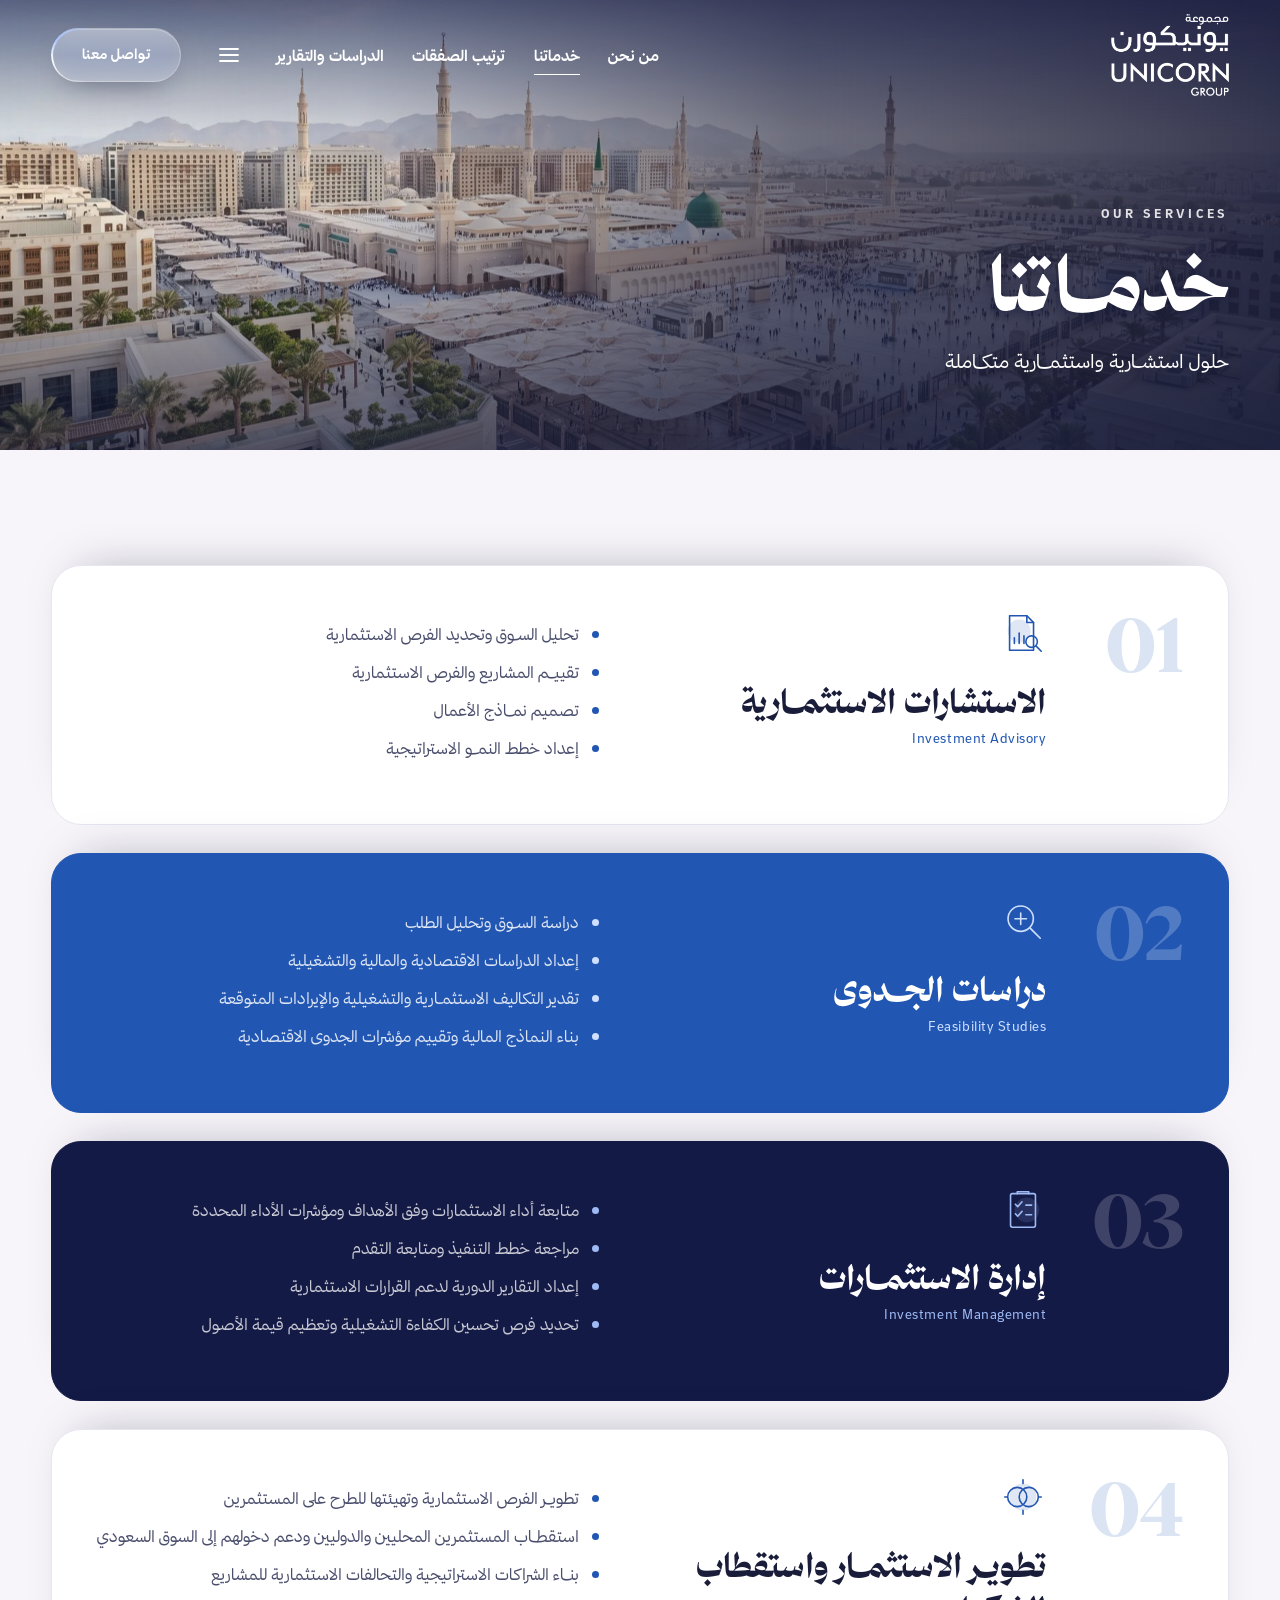
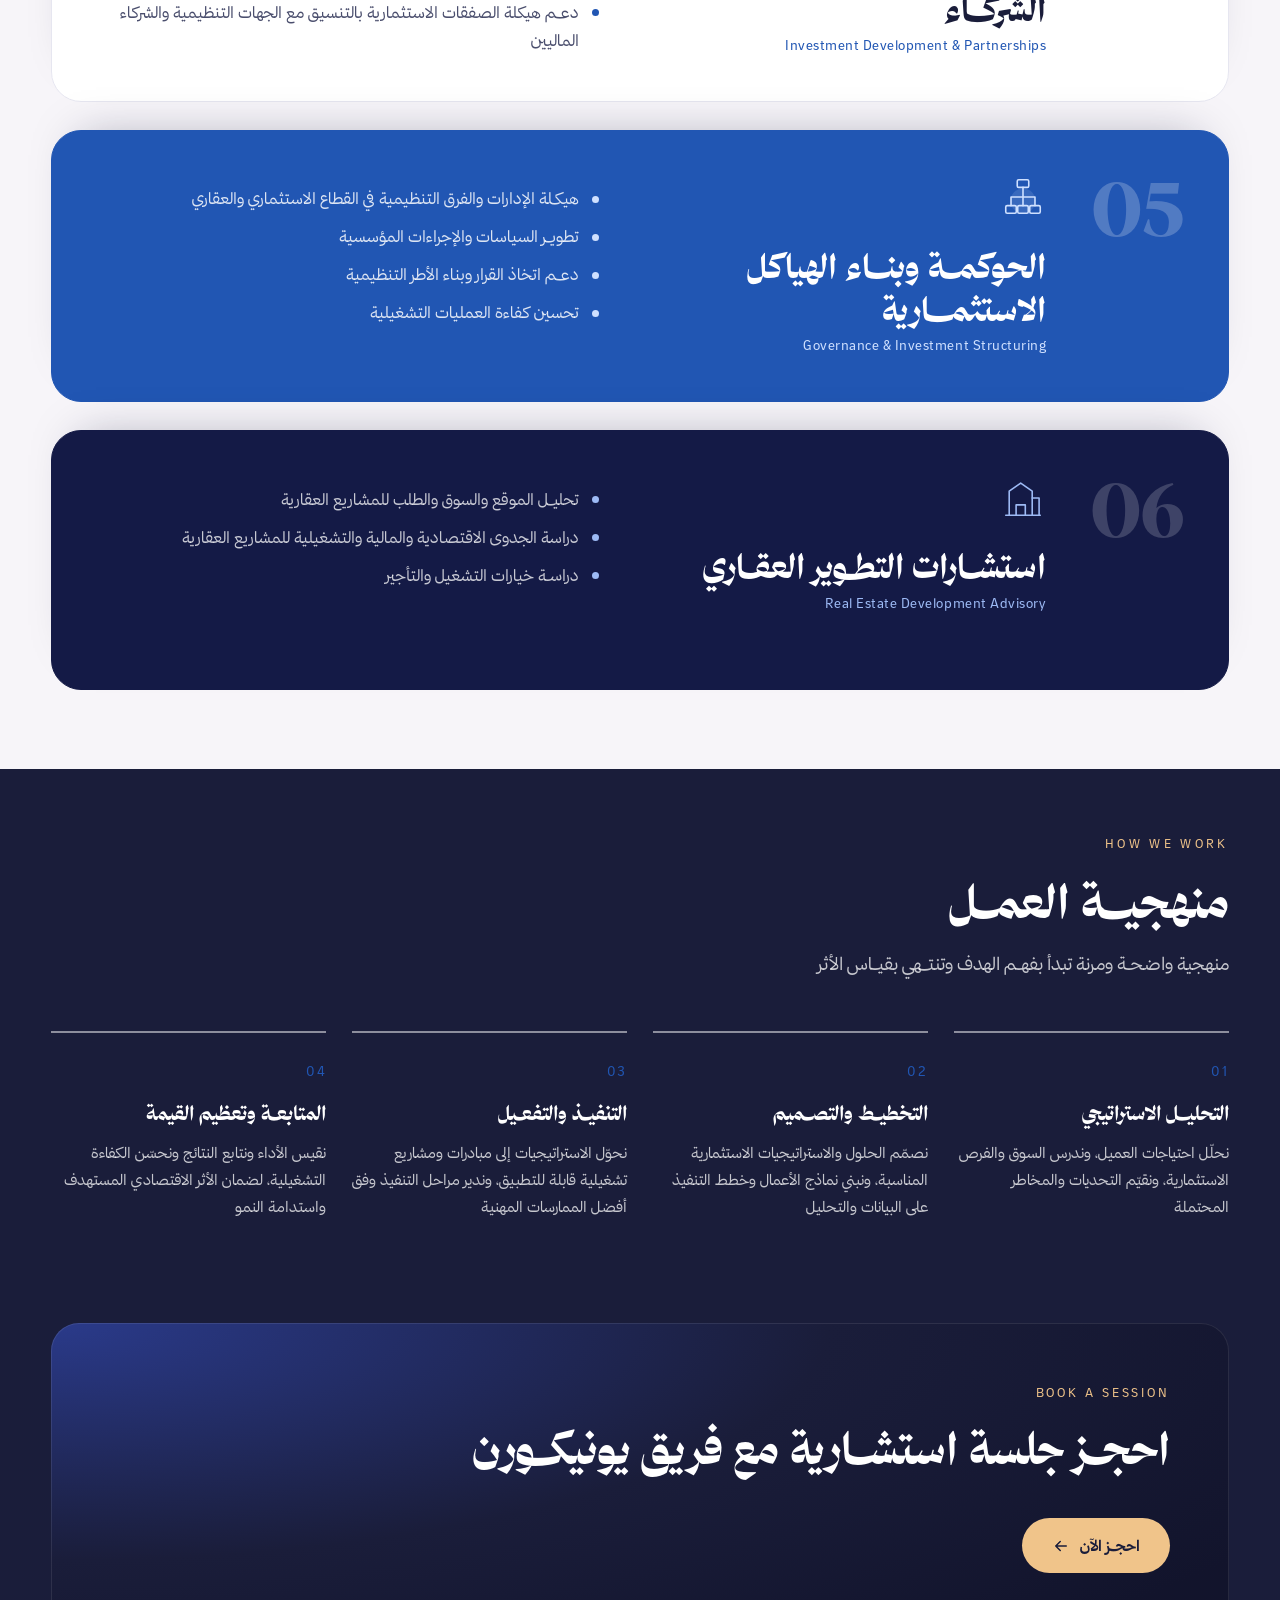
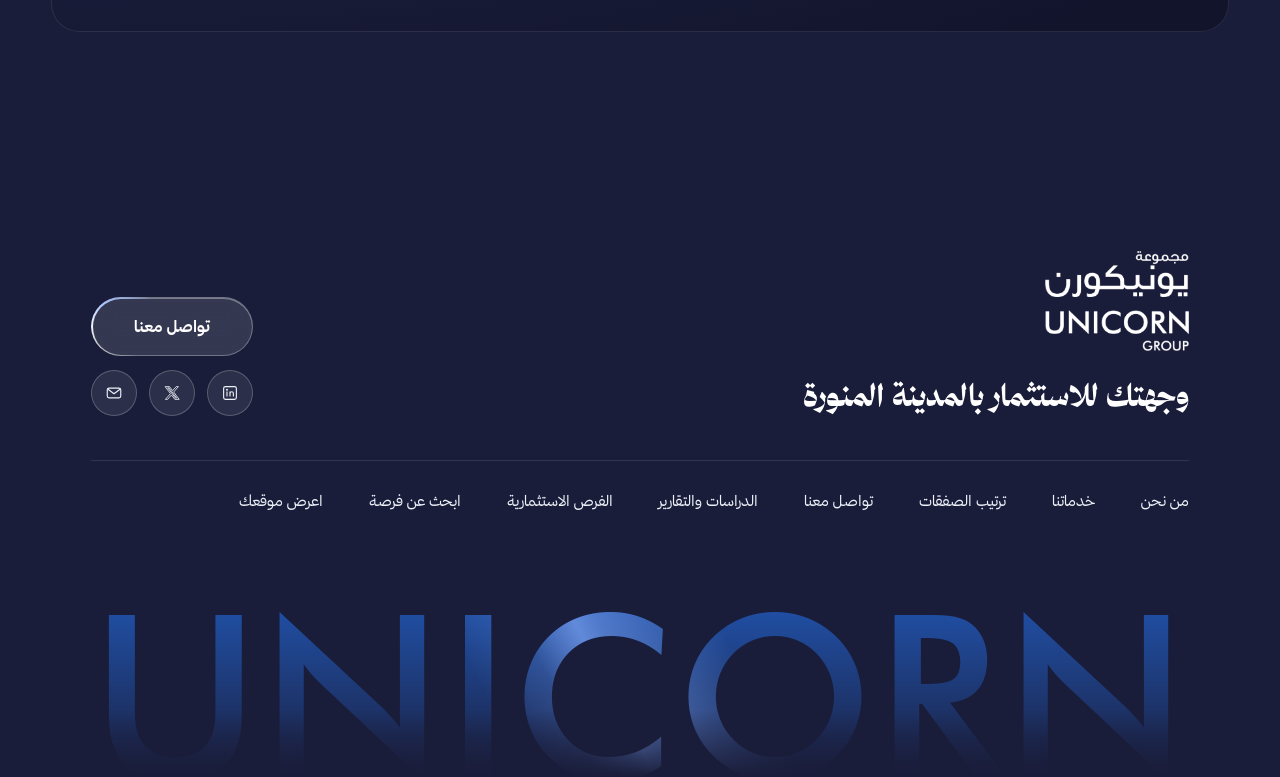
<file: services.html>
<!doctype html>
<html lang="ar" dir="rtl"><head>
<meta charset="utf-8">
<meta name="viewport" content="width=device-width, initial-scale=1, viewport-fit=cover">
<title>خدماتنا | مجموعة يونيكورن</title>
<meta name="description" content="الاستشارات المالية والاستراتيجية والتطوير العقاري والتقييم الصناعي">
<link rel="canonical" href="https://sihamsaleh.github.io/unicorn-site/services.html">
<meta name="robots" content="index, follow, max-image-preview:large">
<meta property="og:type" content="website">
<meta property="og:locale" content="ar_SA">
<meta property="og:site_name" content="مجموعة يونيكورن">
<meta property="og:title" content="خدماتنا | مجموعة يونيكورن">
<meta property="og:description" content="الاستشارات المالية والاستراتيجية والتطوير العقاري والتقييم الصناعي">
<meta property="og:url" content="https://sihamsaleh.github.io/unicorn-site/services.html">
<meta property="og:image" content="https://sihamsaleh.github.io/unicorn-site/assets/img/og-logo.jpg">
<meta property="og:image:width" content="1200">
<meta property="og:image:height" content="630">
<meta property="og:image:alt" content="شعار مجموعة يونيكورن">
<meta name="twitter:card" content="summary_large_image">
<meta name="twitter:site" content="@unicorn_1sa">
<link rel="alternate" type="text/markdown" title="llms.txt" href="https://sihamsaleh.github.io/unicorn-site/llms.txt">
<script type="application/ld+json">{"@context": "https://schema.org", "@graph": [{"@type": ["Organization", "ProfessionalService"], "@id": "https://sihamsaleh.github.io/unicorn-site/#org", "name": "مجموعة يونيكورن للاستشارات والاستثمارات", "alternateName": ["Unicorn Group", "يونيكورن"], "url": "https://sihamsaleh.github.io/unicorn-site/", "logo": "https://sihamsaleh.github.io/unicorn-site/assets/img/logo-white.png", "image": "https://sihamsaleh.github.io/unicorn-site/assets/img/hero-1.jpg", "description": "جهة سعودية مقرّها المدينة المنورة متخصصة في سوق المدينة العقاري: تقارير أسبوعية وشهرية، واستشارات مالية واستراتيجية، واستشارات التطوير العقاري، والتقييم الصناعي", "email": "PR@unicorn.com.sa", "address": {"@type": "PostalAddress", "streetAddress": "8991 هانئ بن سعيد النخعي، المذينب", "addressLocality": "المدينة المنورة", "postalCode": "42381", "addressCountry": "SA"}, "areaServed": {"@type": "City", "name": "المدينة المنورة"}, "knowsAbout": ["سوق المدينة المنورة العقاري", "الاستشارات المالية", "دراسات الجدوى", "التطوير العقاري", "التقييم الصناعي"], "contactPoint": [{"@type": "ContactPoint", "contactType": "العلاقات العامة", "email": "PR@unicorn.com.sa"}], "sameAs": ["https://www.linkedin.com/company/unicorn-ksa", "https://x.com/unicorn_1sa"]}, {"@type": "WebPage", "@id": "https://sihamsaleh.github.io/unicorn-site/services.html", "url": "https://sihamsaleh.github.io/unicorn-site/services.html", "name": "خدماتنا | مجموعة يونيكورن", "description": "الاستشارات المالية والاستراتيجية والتطوير العقاري والتقييم الصناعي", "inLanguage": "ar", "isPartOf": {"@id": "https://sihamsaleh.github.io/unicorn-site/#site"}, "about": {"@id": "https://sihamsaleh.github.io/unicorn-site/#org"}}, {"@type": "OfferCatalog", "name": "خدمات مجموعة يونيكورن", "provider": {"@id": "https://sihamsaleh.github.io/unicorn-site/#org"}, "itemListElement": [{"@type": "Offer", "itemOffered": {"@type": "Service", "name": "الاستشارات المالية وتقييم الأعمال", "description": "تقييم الأعمال، الفحص المالي النافي للجهالة، ومذكرات المعلومات لصفقات الطرح والاندماج والاستحواذ", "areaServed": "المدينة المنورة"}}, {"@type": "Offer", "itemOffered": {"@type": "Service", "name": "الدراسات الاستراتيجية وأبحاث السوق", "description": "أبحاث السوق، دراسات الجدوى وخطط الأعمال، واستشارات دخول السوق والنمو وإعادة الهيكلة", "areaServed": "المدينة المنورة"}}, {"@type": "Offer", "itemOffered": {"@type": "Service", "name": "استشارات التطوير العقاري", "description": "تحليل الاستخدام الأعلى والأمثل ودراسات جدوى للضيافة والسكني والتجاري والترفيهي والمتعدد الاستخدامات", "areaServed": "المدينة المنورة"}}, {"@type": "Offer", "itemOffered": {"@type": "Service", "name": "التقييم الصناعي", "description": "تقييم الأصول الصناعية والمصانع والآلات والمعدات وفق معايير IFRS، بتقييم معتمد من RICS", "areaServed": "المدينة المنورة"}}, {"@type": "Offer", "itemOffered": {"@type": "Service", "name": "أبحاث السوق العقاري", "description": "نشرة عقارية أسبوعية وتقارير شهرية ومؤشر الأسعار السكنية في المدينة المنورة", "areaServed": "المدينة المنورة"}}, {"@type": "Offer", "itemOffered": {"@type": "Service", "name": "عرض العقارات والفرص", "description": "استقبال الأراضي والعقارات من الملاك ودراستها وربطها بالمستثمر المناسب", "areaServed": "المدينة المنورة"}}]}]}</script>
<link rel="stylesheet" href="assets/css/site.css?v=20261127012253">
</head>
<body>
<a class="skip" href="#top">انتقل إلى المحتوى</a>
<header class="hdr" id="hdr">
  <div class="wrap">
    <a href="index.html" class="logo" aria-label="مجموعة يونيكورن — الرئيسية"></a>
    <nav class="nav" aria-label="القائمة الرئيسية">
      <a class="navlink" href="about.html">من نحن</a><a class="navlink" href="services.html" aria-current="page">خدماتنا</a><a class="navlink" href="deal-arrangement.html">ترتيب الصفقات</a><a class="navlink" href="reports.html">الدراسات والتقارير</a><div class="dd nav-more"><button class="navlink" type="button" aria-expanded="false" aria-haspopup="true" aria-label="المزيد"><svg viewBox="0 0 22 16" aria-hidden="true"><path d="M2 2h18M2 8h18M2 14h18" fill="none" stroke="currentColor" stroke-width="1.8" stroke-linecap="round"></path></svg></button><ul><li><a href="madinah.html">عن المدينة المنورة</a></li><li><a href="opportunities.html">الفرص الاستثمارية</a></li><li><a href="find-opportunity.html">ابحث عن فرصة</a></li></ul></div>
      <a href="contact.html" class="btn btn-light">تواصل معنا</a>
      <button class="burger" id="burger" aria-label="فتح القائمة" aria-expanded="false"><span></span><span></span></button>
    </nav>
  </div>
</header>
<div class="mnav" id="mnav">
  <div><h5>MENU</h5><a href="index.html">الرئيسية</a><a href="about.html">من نحن</a><a href="services.html" aria-current="page">خدماتنا</a><a href="madinah.html">عن المدينة المنورة</a><a href="deal-arrangement.html">ترتيب الصفقات</a><a href="reports.html">الدراسات والتقارير</a><a href="opportunities.html">الفرص الاستثمارية</a><a href="find-opportunity.html">ابحث عن فرصة استثمارية</a></div>
  <div><a href="contact.html" class="btn btn-light" style="font-size:15px">تواصل معنا</a></div>
</div>

<main id="top" tabindex="-1">
  <section class="phero phero-sm">
    <img src="assets/img/city6.webp" srcset="assets/img/city6-sm.webp 900w, assets/img/city6.webp 1920w" sizes="100vw" alt="المسجد النبوي نهاراً" style="object-position:50% 45%">
    <div class="wrap">
      <span class="eyebrow">OUR SERVICES</span>
      <h1>خدمـاتنا</h1>
      <p>حلول استشــارية واستثمـــارية متكــاملة</p>
    </div>
  </section>

  <section class="block sv" id="services-list">
    <div class="wrap">
      <h2 class="sr-only">قائمة الخدمات</h2>
      <div class="sv1" data-view="1">
        <article class="sv1-card" id="investment" style="--k:0"><span class="sv1-num">01</span><div><span class="sv-ic" aria-hidden="true"><svg viewBox="0 0 96 96"><circle class="dt" cx="40" cy="44" r="24"></circle><path d="M20 12h36l14 14v58H20z"></path><path d="M56 12v14h14"></path><path d="M30 70V58M40 70V48M50 70V54"></path><circle cx="66" cy="66" r="12"></circle><path d="M75 75l11 11"></path></svg></span><h3>الاستشارات الاستثمـارية</h3><p class="sv-en">Investment Advisory</p></div><ul class="sv-ul"><li style="--n:0">تحليل الســوق وتحديد الفرص الاستثمارية</li><li style="--n:1">تقييــم المشاريع والفرص الاستثمارية</li><li style="--n:2">تصميم نمــاذج الأعمال</li><li style="--n:3">إعداد خطط النمـــو الاستراتيجية</li></ul></article>
        <article class="sv1-card is-blue" id="feasibility" style="--k:1"><span class="sv1-num">02</span><div><span class="sv-ic" aria-hidden="true"><svg viewBox="0 0 40 40"><circle cx="18" cy="18" r="11"></circle><path d="M26 26l9 9M13 18h10M18 13v10"></path></svg></span><h3>دراسات الجــدوى</h3><p class="sv-en">Feasibility Studies</p></div><ul class="sv-ul"><li style="--n:0">دراسة الســوق وتحليل الطلب</li><li style="--n:1">إعداد الدراسات الاقتصادية والمالية والتشغيلية</li><li style="--n:2">تقدير التكاليف الاستثمـارية والتشغيلية والإيرادات المتوقعة</li><li style="--n:3">بناء النماذج المالية وتقييم مؤشرات الجدوى الاقتصادية</li></ul></article>
        <article class="sv1-card is-navy" id="management" style="--k:2"><span class="sv1-num">03</span><div><span class="sv-ic" aria-hidden="true"><svg viewBox="0 0 96 96"><circle class="dt" cx="56" cy="50" r="26"></circle><rect x="22" y="16" width="52" height="70" rx="4"></rect><path d="M36 16v-4h24v4"></path><path d="M32 38l5 5 9-10M32 58l5 5 9-10"></path><path d="M54 40h12M54 60h12"></path></svg></span><h3>إدارة الاستثمـارات</h3><p class="sv-en">Investment Management</p></div><ul class="sv-ul"><li style="--n:0">متابعة أداء الاستثمارات وفق الأهداف ومؤشرات الأداء المحددة</li><li style="--n:1">مراجعة خطط التنفيذ ومتابعة التقدم</li><li style="--n:2">إعداد التقارير الدورية لدعم القرارات الاستثمارية</li><li style="--n:3">تحديد فرص تحسين الكفاءة التشغيلية وتعظيم قيمة الأصول</li></ul></article>
        <article class="sv1-card" id="partners" style="--k:3"><span class="sv1-num">04</span><div><span class="sv-ic" aria-hidden="true"><svg viewBox="0 0 96 96"><circle class="dt" cx="48" cy="48" r="28"></circle><circle cx="36" cy="48" r="20"></circle><circle cx="60" cy="48" r="20"></circle><path d="M48 12v8M48 76v8M14 48h-4M86 48h-4"></path></svg></span><h3>تطويـر الاستثمـار واستقطاب الشركــاء</h3><p class="sv-en">Investment Development &amp; Partnerships</p></div><ul class="sv-ul"><li style="--n:0">تطويــر الفرص الاستثمارية وتهيئتها للطرح على المستثمرين</li><li style="--n:1">استقطــاب المستثمرين المحليين والدوليين ودعم دخولهم إلى السوق السعودي</li><li style="--n:2">بنــاء الشراكات الاستراتيجية والتحالفات الاستثمارية للمشاريع</li><li style="--n:3">دعــم هيكلة الصفقات الاستثمارية بالتنسيق مع الجهات التنظيمية والشركاء الماليين</li></ul></article>
        <article class="sv1-card is-blue" id="governance" style="--k:4"><span class="sv1-num">05</span><div><span class="sv-ic" aria-hidden="true"><svg viewBox="0 0 96 96"><circle class="dt" cx="48" cy="56" r="26"></circle><rect x="36" y="12" width="24" height="16" rx="3"></rect><rect x="12" y="66" width="22" height="16" rx="3"></rect><rect x="37" y="66" width="22" height="16" rx="3"></rect><rect x="62" y="66" width="22" height="16" rx="3"></rect><path d="M48 28v20M23 66V48h50v18M48 48v18"></path></svg></span><h3>الحوكمـة وبنــاء الهياكل الاستثمـــارية</h3><p class="sv-en">Governance &amp; Investment Structuring</p></div><ul class="sv-ul"><li style="--n:0">هيكـلة الإدارات والفرق التنظيمية في القطاع الاستثماري والعقاري</li><li style="--n:1">تطويــر السياسات والإجراءات المؤسسية</li><li style="--n:2">دعــم اتخاذ القرار وبناء الأطر التنظيمية</li><li style="--n:3">تحسين كفاءة العمليات التشغيلية</li></ul></article>
        <article class="sv1-card is-navy" id="realestate" style="--k:5"><span class="sv1-num">06</span><div><span class="sv-ic" aria-hidden="true"><svg viewBox="0 0 40 40"><path d="M5 35h30M8 35V14l10-7 10 7v21"></path><path d="M14 35v-9h8v9M28 20h6v15"></path></svg></span><h3>استشـارات التطــوير العقـاري</h3><p class="sv-en">Real Estate Development Advisory</p></div><ul class="sv-ul"><li style="--n:0">تحليــل الموقع والسوق والطلب للمشاريع العقارية</li><li style="--n:1">دراسة الجدوى الاقتصادية والمالية والتشغيلية للمشاريع العقارية</li><li style="--n:2">دراسـة خيارات التشغيل والتأجير</li></ul></article>
      </div>
    </div>
  </section>

  <section class="block dark" id="method">
    <div class="wrap">
      <div class="rv" style="margin-bottom:clamp(32px,4vw,56px)"><span class="kicker">HOW WE WORK</span><h2 class="h2">منهجيــة العمـل</h2><p class="pv-lead" style="color:rgba(255,255,255,.75)">منهجية واضحــة ومرنة تبدأ بفهــم الهدف وتنتـــهي بقيــاس الأثر</p></div>
      <div class="steps">
        <div class="step rv"><b>01</b><h3 style="color:#fff">التحليــل الاستراتيجي</h3><p style="color:rgba(255,255,255,.75)">نحلّل احتياجات العميل، وندرس السوق والفرص الاستثمارية، ونقيّم التحديات والمخاطر المحتملة</p></div>
        <div class="step rv d1"><b>02</b><h3 style="color:#fff">التخطيـط والتصـميم</h3><p style="color:rgba(255,255,255,.75)">نصمّم الحلول والاستراتيجيات الاستثمارية المناسبة، ونبني نماذج الأعمال وخطط التنفيذ على البيانات والتحليل</p></div>
        <div class="step rv d2"><b>03</b><h3 style="color:#fff">التنفيـذ والتفعـيل</h3><p style="color:rgba(255,255,255,.75)">نحوّل الاستراتيجيات إلى مبادرات ومشاريع تشغيلية قابلة للتطبيق، وندير مراحل التنفيذ وفق أفضل الممارسات المهنية</p></div>
        <div class="step rv d3"><b>04</b><h3 style="color:#fff">المتابعـة وتعظيم القيمة</h3><p style="color:rgba(255,255,255,.75)">نقيس الأداء ونتابع النتائج ونحسّن الكفاءة التشغيلية، لضمان الأثر الاقتصادي المستهدف واستدامة النمو</p></div>
      </div>
    </div>
  </section>
  <style>.dark .step{border-top-color:rgba(255,255,255,.5)}
#services-list{padding-bottom:clamp(40px,4vw,56px)}
#method{padding-top:clamp(48px,5vw,72px);padding-bottom:clamp(72px,8vw,120px)}
#cta-strip{padding-top:0;padding-bottom:clamp(72px,9vw,128px)}</style>

  <section class="bk-sec" id="cta-strip"><div class="wrap">
      <div class="lyp bk-card rv">
        <div class="lyp-tx"><span class="lyp-k">Book a Session</span><h2>احجـز جلسة استشـارية مع فريق يونيكــورن</h2>
          <a href="book-a-free-consultation.html" class="lyp-b">احجــز الآن<svg viewBox="0 0 24 24" aria-hidden="true"><path d="M19 12H5M11 6l-6 6 6 6"></path></svg></a>
        </div>
      </div>
    </div></section>
</main>
<footer class="bwf bwf-l6" data-in="false">
  <div class="mft"><span class="mft-stars" aria-hidden="true"><i style="top:6%;left:4%;animation-delay:0s"></i><i style="top:10%;left:18%;animation-delay:1.4s"></i><i style="top:47%;left:71%;animation-delay:2.1s"></i><i style="top:14%;left:32%;animation-delay:2.8s"></i><i style="top:51%;left:85%;animation-delay:3.5s"></i><i style="top:55%;left:7%;animation-delay:0.9s"></i><i style="top:59%;left:21%;animation-delay:2.3s"></i><i style="top:26%;left:74%;animation-delay:3s"></i><i style="top:63%;left:35%;animation-delay:3.7s"></i><i style="top:30%;left:88%;animation-delay:0.4s"></i></span><div class="mft-head"><span class="mft-logo" role="img" aria-label="مجموعة يونيكورن"></span><p class="mft-tg">وجهتك للاستثمار بالمدينة المنورة</p></div><nav class="mft-nav" aria-label="روابط مختصرة"><a href="about.html">من نحن</a><span class="mft-dot" aria-hidden="true"></span><a href="services.html" aria-current="page">خدماتنا</a><a href="opportunities.html">الفرص الاستثمارية</a><span class="mft-dot" aria-hidden="true"></span><a href="deal-arrangement.html">ترتيب الصفقات</a></nav><div class="mft-soc"><a href="https://www.linkedin.com/company/unicorn-ksa" target="_blank" rel="noopener" aria-label="لينكدإن"><svg viewBox="0 0 24 24" aria-hidden="true"><rect x="3.5" y="3.5" width="17" height="17" rx="2.5"/><path d="M8 10.5V16M12 16v-5.5M12 13c0-1.6 1-2.6 2.4-2.6s2.1.9 2.1 2.4V16"/><circle cx="8" cy="7.7" r=".55" fill="currentColor"/></svg></a><a href="https://x.com/unicorn_1sa" target="_blank" rel="noopener" aria-label="إكس"><svg viewBox="0 0 24 24" aria-hidden="true" style="stroke-width:1.1"><path d="M17.6 3.5h2.9l-6.3 7.2 7.4 9.8h-5.8l-4.5-5.9-5.2 5.9H3.2l6.7-7.7L2.8 3.5h5.9l4.1 5.4 4.8-5.4Zm-1 15.3h1.6L7.9 5.1H6.2l10.4 13.7Z"/></svg></a><a href="mailto:PR@unicorn.com.sa" aria-label="البريد"><svg viewBox="0 0 24 24" aria-hidden="true"><rect x="3" y="5.5" width="18" height="13" rx="2.5"/><path d="m4 7 8 6 8-6"/></svg></a></div><svg class="mft-draw" viewBox="0 0 375 172" aria-hidden="true"><path pathLength="1000" d="M0 168 L61 168 L61 111.2 L58 111.2 L58 106.2 L62.4 106.2 L62.4 82.8 L59.4 82.8 L59.4 81.1 L63.9 77.8 L63.9 62.2 L61.5 62.2 L61.5 60.6 L65.1 58 L65.1 52.3 C63.9 47.3 66.6 39.5 70 35.9 L70 31 A3.2 3.2 0 1 0 70 24.6 A3.2 3.2 0 1 0 70 31 L70 35.9 C73.4 39.5 76.1 47.3 74.9 52.3 L74.9 58 L78.5 60.6 L78.5 62.2 L76.1 62.2 L76.1 77.8 L80.6 81.1 L80.6 82.8 L77.6 82.8 L77.6 106.2 L82 106.2 L82 111.2 L79 111.2 L79 168 L135 168 L135 154.6 L140 154.6 L140 152.6 C140 100.4 161.6 94.6 188 91.2 L188 86.2 A1.8 1.8 0 1 0 188 82.6 A1.8 1.8 0 1 0 188 86.2 L188 82.6 L188 76.2 L188 91.2 C214.4 94.6 236 100.4 236 152.6 L236 154.6 L241 154.6 L241 168 L297 168 L297 111.2 L294 111.2 L294 106.2 L298.4 106.2 L298.4 82.8 L295.4 82.8 L295.4 81.1 L299.9 77.8 L299.9 62.2 L297.5 62.2 L297.5 60.6 L301.1 58 L301.1 52.3 C299.9 47.3 302.6 39.5 306 35.9 L306 31 A3.2 3.2 0 1 0 306 24.6 A3.2 3.2 0 1 0 306 31 L306 35.9 C309.4 39.5 312.1 47.3 310.9 52.3 L310.9 58 L314.5 60.6 L314.5 62.2 L312.1 62.2 L312.1 77.8 L316.6 81.1 L316.6 82.8 L313.6 82.8 L313.6 106.2 L318 106.2 L318 111.2 L315 111.2 L315 168 L375 168"/></svg></div>
  <div class="bwf-rule" aria-hidden="true"></div>
  <div class="bwf-sky" aria-hidden="true"><div class="bwf-wash"></div><div class="bwf-bands"></div><div class="bwf-beam"></div><div class="bwf-glow"></div><div class="bwf-grain"></div></div>
  <div class="bwf-inner">
    <div class="bwf-col bwf-brand-col"><div class="bwf-brand bwf-fade"><span class="bwf-logo" role="img" aria-label="مجموعة يونيكورن"></span><p class="bwf-tg">وجهتك للاستثمار بالمدينة المنورة</p></div></div>
    <div class="bwf-col bwf-cta"><a class="bwf-go bwf-fade" href="contact.html">تواصل معنا</a>
      <ul class="bwf-socials">
        <li class="bwf-fade"><a class="bwf-soc" href="https://www.linkedin.com/company/unicorn-ksa" target="_blank" rel="noopener" aria-label="لينكدإن"><svg viewBox="0 0 24 24" aria-hidden="true"><g fill="none" stroke="currentColor" stroke-width="1.5" stroke-linecap="round" stroke-linejoin="round"><rect x="3.5" y="3.5" width="17" height="17" rx="2.5"></rect><path d="M8 10.5V16M12 16v-5.5M12 13c0-1.6 1-2.6 2.4-2.6s2.1.9 2.1 2.4V16"></path><circle cx="8" cy="7.7" r=".55" fill="currentColor"></circle></g></svg><span class="bwf-tip" aria-hidden="true">LinkedIn</span></a></li>
        <li class="bwf-fade"><a class="bwf-soc" href="https://x.com/unicorn_1sa" target="_blank" rel="noopener" aria-label="إكس"><svg viewBox="0 0 24 24" aria-hidden="true"><path d="M17.6 3.5h2.9l-6.3 7.2 7.4 9.8h-5.8l-4.5-5.9-5.2 5.9H3.2l6.7-7.7L2.8 3.5h5.9l4.1 5.4 4.8-5.4Zm-1 15.3h1.6L7.9 5.1H6.2l10.4 13.7Z" fill="none" stroke="currentColor" stroke-width="1.1" stroke-linejoin="round"></path></svg><span class="bwf-tip" aria-hidden="true">X</span></a></li>
        <li class="bwf-fade"><a class="bwf-soc" href="mailto:PR@unicorn.com.sa" aria-label="البريد"><svg viewBox="0 0 24 24" aria-hidden="true"><g fill="none" stroke="currentColor" stroke-width="1.5" stroke-linejoin="round"><rect x="3" y="5.5" width="18" height="13" rx="2.5"></rect><path d="m4 7 8 6 8-6"></path></g></svg><span class="bwf-tip" aria-hidden="true">PR@unicorn.com.sa</span></a></li>
      </ul></div>
    <nav class="bwf-col bwf-row" aria-label="روابط الموقع"><ul class="bwf-links bwf-line"><li class="bwf-fade bwf-inl"><a class="bwf-link" href="about.html"><span class="bwf-link-t">من نحن</span><svg viewBox="0 0 12 12" aria-hidden="true"><path d="M9.5 9.5l-7-7M8 2.5H2.5V8" fill="none" stroke="currentColor" stroke-width="1.4" stroke-linecap="round" stroke-linejoin="round"></path></svg></a></li><li class="bwf-fade bwf-inl"><a class="bwf-link" href="services.html"><span class="bwf-link-t">خدماتنا</span><svg viewBox="0 0 12 12" aria-hidden="true"><path d="M9.5 9.5l-7-7M8 2.5H2.5V8" fill="none" stroke="currentColor" stroke-width="1.4" stroke-linecap="round" stroke-linejoin="round"></path></svg></a></li><li class="bwf-fade bwf-inl"><a class="bwf-link" href="deal-arrangement.html"><span class="bwf-link-t">ترتيب الصفقات</span><svg viewBox="0 0 12 12" aria-hidden="true"><path d="M9.5 9.5l-7-7M8 2.5H2.5V8" fill="none" stroke="currentColor" stroke-width="1.4" stroke-linecap="round" stroke-linejoin="round"></path></svg></a></li><li class="bwf-fade bwf-inl"><a class="bwf-link" href="contact.html"><span class="bwf-link-t">تواصل معنا</span><svg viewBox="0 0 12 12" aria-hidden="true"><path d="M9.5 9.5l-7-7M8 2.5H2.5V8" fill="none" stroke="currentColor" stroke-width="1.4" stroke-linecap="round" stroke-linejoin="round"></path></svg></a></li><li class="bwf-fade bwf-inl"><a class="bwf-link" href="reports.html"><span class="bwf-link-t">الدراسات والتقارير</span><svg viewBox="0 0 12 12" aria-hidden="true"><path d="M9.5 9.5l-7-7M8 2.5H2.5V8" fill="none" stroke="currentColor" stroke-width="1.4" stroke-linecap="round" stroke-linejoin="round"></path></svg></a></li><li class="bwf-fade bwf-inl"><a class="bwf-link" href="opportunities.html"><span class="bwf-link-t">الفرص الاستثمارية</span><svg viewBox="0 0 12 12" aria-hidden="true"><path d="M9.5 9.5l-7-7M8 2.5H2.5V8" fill="none" stroke="currentColor" stroke-width="1.4" stroke-linecap="round" stroke-linejoin="round"></path></svg></a></li><li class="bwf-fade bwf-inl"><a class="bwf-link" href="find-opportunity.html"><span class="bwf-link-t">ابحث عن فرصة</span><svg viewBox="0 0 12 12" aria-hidden="true"><path d="M9.5 9.5l-7-7M8 2.5H2.5V8" fill="none" stroke="currentColor" stroke-width="1.4" stroke-linecap="round" stroke-linejoin="round"></path></svg></a></li><li class="bwf-fade bwf-inl"><a class="bwf-link" href="opportunities.html#list"><span class="bwf-link-t">اعرض موقعك</span><svg viewBox="0 0 12 12" aria-hidden="true"><path d="M9.5 9.5l-7-7M8 2.5H2.5V8" fill="none" stroke="currentColor" stroke-width="1.4" stroke-linecap="round" stroke-linejoin="round"></path></svg></a></li></ul></nav>
  </div>
  <div class="bwf-word" dir="ltr">
    <p class="sr-only">UNICORN</p>
    <div class="bwf-word-box"><div class="bwf-word-in" aria-hidden="true"><span class="bwf-lw" style="--bwf-d:260ms"><span class="bwf-l">U</span></span><span class="bwf-lw" style="--bwf-d:335ms"><span class="bwf-l">N</span></span><span class="bwf-lw" style="--bwf-d:410ms"><span class="bwf-l">I</span></span><span class="bwf-lw" style="--bwf-d:485ms"><span class="bwf-l">C</span></span><span class="bwf-lw" style="--bwf-d:560ms"><span class="bwf-l">O</span></span><span class="bwf-lw" style="--bwf-d:635ms"><span class="bwf-l">R</span></span><span class="bwf-lw" style="--bwf-d:710ms"><span class="bwf-l">N</span></span></div></div>
    <div class="bwf-foot" aria-hidden="true"></div>
  </div>
</footer>

<script src="assets/js/site.js?v=20261124202733"></script>

</body></html>
</file>
<file: assets/css/site.css>
@font-face{font-family:"Thmanyah Sans";src:url("../fonts/thmanyah-sans-regular.woff2") format("woff2"),url("../fonts/thmanyah-sans-regular.otf") format("opentype");font-weight:400;font-display:swap}@font-face{font-family:"Thmanyah Sans";src:url("../fonts/thmanyah-sans-bold.woff2") format("woff2"),url("../fonts/thmanyah-sans-bold.otf") format("opentype");font-weight:700;font-display:swap}@font-face{font-family:"Thmanyah Serif Display";src:url("../fonts/thmanyah-serif-display-black.woff2") format("woff2"),url("../fonts/thmanyah-serif-display-black.otf") format("opentype");font-weight:900;font-display:swap}@font-face{font-family:"GE SS Two";src:url("../fonts/ge-ss-two-bold.woff2") format("woff2"),url("../fonts/ge-ss-two-bold.otf") format("opentype");font-weight:700;font-display:swap}
@font-face{font-family:"Swissra";src:url("../fonts/swissra-medium.woff2") format("woff2"),url("../fonts/swissra-medium.otf") format("opentype");font-weight:500;font-display:swap}
@font-face{font-family:"Futura";src:url("../fonts/futura-medium.woff2") format("woff2"),url("../fonts/futura-medium.ttf") format("truetype");font-weight:500;font-display:swap}

:root{
  --ink:#1a1d3a;
  --ink-soft:#4a4e6d;
  --brand:#2156b3;
  --brand-deep:#17398a;
  --dusk-1:#9a86c2;
  --dusk-2:#5f5a9e;
  --dusk-3:#2c2f6b;
  --glow:#f0c48a;
  --paper:#f7f5f9;
  --line:rgba(26,29,58,.14);
  --head:"Thmanyah Sans",system-ui,sans-serif;--display:"Thmanyah Serif Display","Thmanyah Sans",serif;
  --body:"Thmanyah Sans",system-ui,sans-serif;
  --latin:"Thmanyah Sans",system-ui,sans-serif;
  --gutter:clamp(16px,4vw,56px);
  --max:1320px;
}
*{box-sizing:border-box;margin:0;padding:0}
html{scroll-behavior:smooth;-webkit-text-size-adjust:100%}
body{background:var(--paper);color:var(--ink);font-family:var(--body);font-size:17px;line-height:1.8;overflow-x:hidden}
img{display:block;max-width:100%}
a{color:inherit;text-decoration:none}
button{font:inherit;color:inherit;background:none;border:0;cursor:pointer}
.wrap{max-width:var(--max);margin-inline:auto;padding-inline:var(--gutter)}
.latin{font-family:var(--latin);letter-spacing:.12em;text-transform:uppercase}
.eyebrow{font-family:var(--latin);font-size:12px;letter-spacing:.28em;text-transform:uppercase}

/* ---------- Header ---------- */
.hdr{position:fixed;inset:0 0 auto 0;z-index:50;transition:background .4s,box-shadow .4s,padding .4s;padding-block:22px}
.hdr .wrap{display:flex;align-items:center;justify-content:space-between;gap:24px}
.logo{display:block;width:118px;height:82px;background:#fff;-webkit-mask:url("../img/logo-white.png") center/contain no-repeat;mask:url("../img/logo-white.png") center/contain no-repeat;transition:background .4s,width .4s,height .4s}
.hdr.solid{background:rgba(247,245,249,.94);backdrop-filter:blur(10px);-webkit-backdrop-filter:blur(10px);box-shadow:0 1px 0 var(--line);padding-block:calc(10px + env(safe-area-inset-top,0px)) 10px}
.hdr.solid .logo{background:var(--brand);width:92px;height:62px}
.home .hdr:not(.solid) .logo{opacity:0;pointer-events:none;width:92px;height:62px}
.hdr:not(.solid){padding-block:calc(14px + env(safe-area-inset-top,0px)) 14px}
.hdr .logo{transition:background .4s,width .4s,height .4s,opacity .4s}
body.menu .hdr .logo{opacity:1}
.nav{display:flex;align-items:center;gap:34px;color:#fff;transition:color .4s}
.hdr.solid .nav{color:var(--ink)}
.dd{position:relative}
.dd>button{display:flex;align-items:center;gap:8px;font-size:15px;padding-block:10px}
.dd>button svg{width:10px;transition:transform .3s}
.dd:hover>button svg,.dd.open>button svg{transform:rotate(180deg)}
.dd ul{list-style:none;position:absolute;top:100%;inset-inline-start:-18px;min-width:230px;background:#fff;color:var(--ink);padding:10px 0;box-shadow:0 18px 40px rgba(26,29,58,.16);opacity:0;visibility:hidden;transform:translateY(8px);transition:.25s}
.dd:hover ul,.dd.open ul,.dd:focus-within ul{opacity:1;visibility:visible;transform:none}
.dd li a{display:block;padding:9px 20px;font-size:15px}
.dd li a:hover{background:var(--paper);color:var(--brand)}
.btn{display:inline-flex;align-items:center;gap:10px;padding:12px 26px;font-family:var(--head);font-size:14px;letter-spacing:.02em;border:1px solid currentColor;transition:background .3s,color .3s,border-color .3s}
.btn-light{background:#fff;color:var(--ink);border-color:#fff}
.btn-light:hover{background:transparent;color:#fff}
.hdr.solid .btn-light{background:var(--brand);color:#fff;border-color:var(--brand)}
.hdr.solid .btn-light:hover{background:transparent;color:var(--brand)}
.burger{display:none;width:44px;height:44px;position:relative;color:#fff}
.hdr.solid .burger{color:var(--ink)}
.burger span{position:absolute;inset-inline:10px;height:1.5px;background:currentColor;transition:.3s}
.burger span:nth-child(1){top:16px}.burger span:nth-child(2){top:27px}
body.menu .burger span:nth-child(1){top:21px;transform:rotate(45deg)}
body.menu .burger span:nth-child(2){top:21px;transform:rotate(-45deg)}

/* ---------- Hero ---------- */
.hero{position:relative;height:100svh;min-height:560px;overflow:hidden;background:var(--dusk-3)}
.hero picture img{width:100%;height:100%;object-fit:cover;object-position:50% 50%;animation:heroZoom 14s ease-out both}
@keyframes heroZoom{from{transform:scale(1.08)}to{transform:scale(1)}}
.hero::after{content:"";position:absolute;inset:0;background:linear-gradient(to bottom,rgba(20,22,60,.35),transparent 22%,transparent 60%,rgba(44,47,107,.55))}
.hero-cap{position:absolute;inset-inline:0;bottom:clamp(28px,6vh,60px);z-index:2;text-align:center;color:#fff}
.hero-cap p{font-family:var(--head);font-size:clamp(13px,1.4vw,16px);letter-spacing:.06em;line-height:2.2;opacity:.95}
.hero-cap .latin{font-size:11px;letter-spacing:.32em;opacity:.8}
.hero-mobile-title{position:absolute;z-index:2;top:15%;inset-inline:0;max-width:var(--max);margin-inline:auto;display:flex;align-items:center;justify-content:flex-start;gap:clamp(22px,2.6vw,40px);color:#fff;padding-inline:var(--gutter)}
.hero-mobile-title .logo{width:clamp(160px,16vw,240px);height:clamp(111px,11.1vw,167px);animation:logoIn 1.5s 1s cubic-bezier(.2,.7,.2,1) both}
.hero-mobile-title .sep{width:1.5px;align-self:stretch;background:linear-gradient(to bottom,rgba(255,255,255,0),#fff 18%,#fff 82%,rgba(255,255,255,0));transform-origin:50% 0;animation:sepIn 1s .35s cubic-bezier(.65,0,.35,1) both}
/* Motion: the divider draws down first, then the logo emerges from behind it, sliding away from the line */
@keyframes sepIn{from{transform:scaleY(0)}to{transform:scaleY(1)}}
@keyframes logoIn{from{opacity:0;transform:translateX(24px);filter:blur(6px)}60%{filter:blur(0)}to{opacity:1;transform:none;filter:none}}
.scroll-cue{display:block;width:1px;height:46px;margin:18px auto 0;background:linear-gradient(#fff,transparent);animation:cue 2.2s infinite}
@keyframes cue{0%{transform:scaleY(0);transform-origin:top}50%{transform:scaleY(1);transform-origin:top}51%{transform-origin:bottom}100%{transform:scaleY(0);transform-origin:bottom}}

/* ---------- Intro band ---------- */
.band{background:linear-gradient(160deg,var(--dusk-1) 0%,var(--dusk-2) 45%,var(--dusk-3) 100%);color:#fff;position:relative;overflow:hidden}
.band::before{content:"";position:absolute;width:520px;height:620px;inset-inline-start:-160px;top:-120px;border:90px solid rgba(255,255,255,.06);border-top:0;border-radius:0 0 260px 260px}
.intro{text-align:center;max-width:720px;margin-inline:auto;padding-block:clamp(64px,9vw,110px) 56px;position:relative}
.intro .status{font-family:var(--head);font-size:15px;margin-bottom:18px;color:#fff;opacity:.85}
.intro h1{font-family:var(--head);font-size:clamp(28px,4.2vw,48px);line-height:1.45;margin-bottom:22px;text-wrap:balance}
.intro p{font-size:clamp(16px,1.5vw,18px);opacity:.9;margin-bottom:34px}

.stats{position:relative;padding-bottom:clamp(56px,7vw,90px)}
.stats-track{display:grid;grid-auto-flow:column;grid-auto-columns:calc((100% - 3*32px)/4);gap:32px;overflow-x:auto;scroll-snap-type:x mandatory;scrollbar-width:none;padding-block:8px 34px}
.stats-track::-webkit-scrollbar{display:none}
.stat{scroll-snap-align:start}
.stat svg{width:34px;height:34px;stroke:#fff;fill:none;stroke-width:1.2;margin-bottom:22px}
.stat b{display:block;font-family:var(--latin);font-weight:500;font-size:clamp(30px,3vw,40px);line-height:1.1;margin-bottom:6px;direction:ltr;text-align:right}
.stat b.ar{font-family:var(--head);font-size:clamp(26px,2.6vw,34px);line-height:1.3}
.stat span{font-size:15px;opacity:.82}
.stats-ctrl{display:flex;align-items:center;gap:22px}
.bar{flex:1;height:1px;background:rgba(255,255,255,.25);position:relative}
.bar i{position:absolute;inset-block:-1px;inset-inline-start:0;width:30%;background:#fff;transition:width .2s}
.arrows{display:flex;gap:8px}
.arrows button{width:40px;height:40px;display:grid;place-items:center;opacity:.6;transition:opacity .2s}
.arrows button:hover:not(:disabled){opacity:1}
.arrows button:disabled{opacity:.25;cursor:default}
.arrows svg{width:22px;stroke:#fff;fill:none;stroke-width:1.4}

/* Light version of the intro band (white, matching the section below) */
.band{background:var(--paper);color:var(--ink)}
.band::before{border-color:rgba(33,86,179,.05)}
.intro .status{color:var(--brand);opacity:1}
.intro h1{color:var(--ink)}
.intro p{color:var(--ink-soft);opacity:1}
.band .btn-light{background:var(--brand);color:#fff;border-color:var(--brand)}
.band .btn-light:hover{background:transparent;color:var(--brand)}
.band .stat svg{stroke:var(--brand)}
.band .stat span{color:var(--ink-soft);opacity:1}
.band .bar{background:var(--line)}
.band .bar i{background:var(--brand)}
.band .arrows svg{stroke:var(--ink)}
.band .stats{border-top:1px solid var(--line);padding-top:48px}

/* ---------- Wide image ---------- */
.wide{padding-block:clamp(16px,3vw,40px) 0}
.wide figure{overflow:hidden;aspect-ratio:16/8;position:relative}
.wide img{width:100%;height:118%;object-fit:cover;will-change:transform}
.wide figcaption{position:absolute;bottom:22px;inset-inline-end:24px;color:#fff;font-size:13px;opacity:.85;font-family:var(--head)}

/* ---------- Section titles ---------- */
.sec{padding-block:clamp(72px,10vw,130px) 0}
.sec-title{font-family:var(--head);text-align:center;font-size:clamp(30px,4.6vw,58px);line-height:1.3;margin-bottom:clamp(36px,5vw,64px);color:var(--ink)}
.sec-title small{display:block;font-family:var(--latin);font-size:12px;letter-spacing:.3em;color:var(--brand);margin-bottom:14px}

/* ---------- Opportunity cards ---------- */
.opps{display:grid;grid-template-columns:1.55fr 1fr 1fr;gap:clamp(14px,2vw,26px)}
.card{position:relative;overflow:hidden;aspect-ratio:3/4.2;color:#fff;display:flex;flex-direction:column;justify-content:space-between;padding:clamp(22px,2.4vw,34px);isolation:isolate}
.opps .card:first-child{aspect-ratio:auto}
.card img{position:absolute;inset:0;width:100%;height:100%;object-fit:cover;z-index:-2;transition:transform 1.2s cubic-bezier(.2,.7,.2,1)}
.card::after{content:"";position:absolute;inset:0;z-index:-1;background:linear-gradient(to bottom,rgba(26,29,58,.45),rgba(26,29,58,.05) 35%,rgba(26,29,58,.15) 55%,rgba(26,29,58,.78));transition:background .5s}
.card:hover img{transform:scale(1.06)}
.card .k{font-family:var(--head);font-size:14px;letter-spacing:.06em;text-align:center}
.card .k .latin{display:block;font-size:10px;letter-spacing:.3em;opacity:.75;margin-top:4px}
.card .body{text-align:center;transform:translateY(14px);transition:transform .5s}
.card:hover .body{transform:none}
.card h3{font-family:var(--head);font-size:clamp(20px,2vw,27px);line-height:1.5;margin-bottom:14px}
.card p{font-size:15px;opacity:0;max-height:0;transition:opacity .5s,max-height .5s;overflow:hidden}
.card:hover p{opacity:.88;max-height:120px;margin-bottom:14px}
.more{display:inline-block;font-size:14px;padding-bottom:3px;border-bottom:1px solid rgba(255,255,255,.7)}

/* ---------- Dash pattern ---------- */
.dashes{padding-block:clamp(64px,8vw,110px) 0;color:var(--dusk-3)}
.dashes svg{width:100%;height:auto;display:block}

/* ---------- Find ---------- */
.finds{display:grid;grid-template-columns:1fr 1fr;gap:clamp(14px,2vw,26px)}
.finds .card{aspect-ratio:4/3.3;justify-content:flex-end}
.finds .card h3{font-size:clamp(22px,2.4vw,32px);margin-bottom:8px}

/* ---------- Reports strip ---------- */
.reports{margin-top:clamp(14px,2vw,26px);background:#fff;border:1px solid var(--line);display:grid;grid-template-columns:280px 1fr}
.reports-head{background:var(--brand);color:#fff;padding:32px;display:flex;flex-direction:column;justify-content:space-between;gap:20px}
.reports-head h3{font-family:var(--head);font-size:24px;line-height:1.5}
.reports-head a{font-size:14px;border-bottom:1px solid rgba(255,255,255,.6);align-self:flex-start}
.reports ul{list-style:none}
.reports li a{display:grid;grid-template-columns:auto 1fr auto;gap:20px;align-items:center;padding:18px 28px;border-bottom:1px solid var(--line);transition:background .25s,padding .25s}
.reports li:last-child a{border-bottom:0}
.reports li a:hover{background:var(--paper);padding-inline-start:36px}
.reports .wk{font-family:var(--latin);font-size:13px;color:var(--brand);letter-spacing:.1em;min-width:62px}
.reports .t{font-size:16px}
.reports time{font-family:var(--latin);font-size:13px;color:var(--ink-soft);direction:ltr}

/* ---------- Closing CTA ---------- */
.cta{margin-top:clamp(72px,10vw,130px);position:relative;color:#fff;text-align:center;overflow:hidden;isolation:isolate}
.cta img{position:absolute;inset:0;width:100%;height:100%;object-fit:cover;object-position:50% 70%;z-index:-2}
.cta::after{content:"";position:absolute;inset:0;z-index:-1;background:linear-gradient(to bottom,rgba(44,47,107,.82),rgba(26,29,58,.6) 60%,rgba(26,29,58,.85))}
.cta .wrap{padding-block:clamp(90px,13vw,170px)}
.cta h2{font-family:var(--head);font-size:clamp(30px,5vw,62px);line-height:1.4;margin-bottom:34px}
.social{display:flex;justify-content:center;gap:14px;margin-bottom:56px}
.social a{width:46px;height:46px;border:1px solid rgba(255,255,255,.5);border-radius:50%;display:grid;place-items:center;transition:background .3s,color .3s}
.social a:hover{background:#fff;color:var(--ink)}
.social svg{width:18px;height:18px;fill:currentColor}
.cta h3{font-family:var(--head);font-size:clamp(22px,2.6vw,30px);margin-bottom:10px}
.cta p{opacity:.85;margin-bottom:26px}

/* ---------- Footer ---------- */
.ftr{background:var(--ink);color:rgba(255,255,255,.78);font-size:14px}
.ftr-top{display:grid;grid-template-columns:1.2fr 1fr 1fr 1fr;gap:40px;padding-block:64px 48px}
.ftr .logo{background:#fff;width:130px;height:90px}
.ftr h4{font-family:var(--head);color:#fff;font-size:15px;margin-bottom:16px}
.ftr ul{list-style:none;display:grid;gap:8px}
.ftr a:hover{color:#fff}
.ftr address{font-style:normal;line-height:1.9}
.ftr-bot{border-top:1px solid rgba(255,255,255,.12);padding-block:24px;display:flex;justify-content:space-between;gap:20px;flex-wrap:wrap;font-size:13px}
.ftr-bot p{max-width:760px;opacity:.7}

/* ---------- Reveal ---------- */
.rv{transition:opacity 1s cubic-bezier(.2,.7,.2,1),transform 1s cubic-bezier(.2,.7,.2,1)}
.rv.pre{opacity:0;transform:translateY(34px)}
.rv.pre.in{opacity:1;transform:none}
.rv.d1{transition-delay:.12s}.rv.d2{transition-delay:.24s}.rv.d3{transition-delay:.36s}
@media (prefers-reduced-motion:reduce){*{animation:none!important;transition:none!important}.rv.pre{opacity:1;transform:none}}

/* ---------- Mobile menu ---------- */
.mnav{position:fixed;inset:0;z-index:45;background:var(--dusk-3);color:#fff;padding:120px var(--gutter) 40px;display:flex;flex-direction:column;gap:28px;opacity:0;visibility:hidden;transition:.35s;overflow-y:auto}
body.menu .mnav{opacity:1;visibility:visible}
body.menu .hdr{background:transparent;box-shadow:none}
body.menu .hdr .logo{background:#fff}
body.menu .burger{color:#fff}
.mnav h5{font-family:var(--latin);font-size:11px;letter-spacing:.3em;opacity:.6;margin-bottom:8px}
.mnav a{display:block;font-family:var(--head);font-size:22px;padding-block:6px}
body.menu{overflow:hidden}

/* ---------- Responsive ---------- */
@media (max-width:1020px){
  .nav .dd,.nav .btn{display:none}
  .burger{display:block}
  .stats-track{grid-auto-columns:calc((100% - 32px)/2.3)}
  .opps{grid-template-columns:1fr 1fr}
  .opps .card:first-child{grid-column:1/-1;aspect-ratio:16/9}
  .ftr-top{grid-template-columns:1fr 1fr}
  .reports{grid-template-columns:1fr}
}
@media (max-width:760px){
  .logo{width:96px;height:66px}
  .hero-mobile-title{justify-content:center;gap:20px;top:22%}
  .hero-mobile-title .logo{width:190px;height:132px}
  .hero picture img{object-position:58% 50%}
  .stats-track{grid-auto-columns:72%}
  .wide figure{aspect-ratio:4/3}
  .opps,.finds{grid-template-columns:1fr}
  .opps .card,.opps .card:first-child{aspect-ratio:4/4.6}
  .card p{opacity:.88;max-height:none;margin-bottom:14px}
  .card .body{transform:none}
  .reports li a{grid-template-columns:1fr auto;padding:16px 18px}
  .reports .wk{grid-column:1/-1;margin-bottom:-14px}
  .ftr-top{grid-template-columns:1fr}
}

/* ================= Shared multi-page additions ================= */
.navlink{font-size:15px;position:relative;padding-block:10px;white-space:nowrap}
.navlink::after{content:"";position:absolute;inset-inline:0;bottom:4px;height:1px;background:currentColor;transform:scaleX(0);transform-origin:right;transition:transform .35s}
.navlink:hover::after,.navlink[aria-current="page"]::after{transform:scaleX(1)}
.nav{gap:clamp(18px,2.2vw,34px)}
.mnav a[aria-current="page"]{color:var(--glow)}

/* Inner page hero */
.phero{position:relative;height:clamp(380px,64vh,640px);overflow:hidden;color:#fff;display:flex;align-items:flex-end;background:var(--dusk-3);isolation:isolate}
.phero img{position:absolute;inset:0;width:100%;height:100%;object-fit:cover;z-index:-2;animation:heroZoom 14s ease-out both}
.phero::after{content:"";position:absolute;inset:0;z-index:-1;background:linear-gradient(to bottom,rgba(20,22,60,.45),rgba(20,22,60,.05) 35%,rgba(26,29,58,.75))}
.phero .wrap{width:100%;padding-block:0 clamp(40px,6vw,72px)}
.phero .eyebrow{opacity:.85;margin-bottom:10px;display:block}
.phero h1{font-family:var(--head);font-size:clamp(36px,6vw,76px);line-height:1.25;text-wrap:balance;animation:heroIn 1.2s .2s cubic-bezier(.2,.7,.2,1) both}
.phero p{max-width:620px;margin-top:14px;font-size:clamp(16px,1.6vw,19px);opacity:.9;animation:heroIn 1.2s .4s cubic-bezier(.2,.7,.2,1) both}
@keyframes heroIn{from{opacity:0;transform:translateY(24px)}to{opacity:1;transform:none}}

/* Generic blocks */
.block{padding-block:clamp(64px,9vw,120px)}
.block+.block{padding-top:0}
.split{display:grid;grid-template-columns:5fr 7fr;gap:clamp(28px,6vw,96px);align-items:start}
.split>*{min-width:0}
.kicker{font-family:var(--latin);font-size:12px;letter-spacing:.28em;text-transform:uppercase;color:var(--brand);display:block;margin-bottom:14px}
.h2{font-family:var(--head);font-size:clamp(28px,3.6vw,46px);line-height:1.4;text-wrap:balance;color:var(--ink)}
.prose p{color:var(--ink-soft);font-size:clamp(16px,1.4vw,18px);max-width:62ch}
.prose p+p{margin-top:16px}
.rule{border:0;border-top:1px solid var(--line);margin:0}

/* Vision / mission */
.vm{display:grid;grid-template-columns:1fr 1fr;gap:clamp(14px,2vw,26px)}
.vm>div{padding:clamp(28px,4vw,56px);min-height:280px;display:flex;flex-direction:column;justify-content:space-between;gap:28px}
.vm .v{background:var(--brand);color:#fff}
.vm .m{background:#fff;border:1px solid var(--line)}
.vm h3{font-family:var(--latin);font-size:12px;letter-spacing:.3em;text-transform:uppercase;opacity:.75}
.vm .t{font-family:var(--head);font-size:clamp(22px,2.4vw,32px);line-height:1.55;text-wrap:balance}
.vm .m .t{color:var(--ink)}

/* Founder */
.founder{display:grid;grid-template-columns:4fr 8fr;gap:clamp(28px,5vw,80px);align-items:start}
.founder>*{min-width:0}
.f-card{background:var(--ink);color:#fff;padding:36px;position:sticky;top:110px}
.f-card .mono{width:84px;height:84px;border:1px solid rgba(255,255,255,.4);border-radius:50%;display:grid;place-items:center;font-family:var(--head);font-size:30px;margin-bottom:26px}
.f-card h3{font-family:var(--head);font-size:26px;line-height:1.4}
.f-card .latin{font-size:11px;opacity:.7;display:block;margin-top:4px}
.f-card p{margin-top:18px;opacity:.85;font-size:15px}
.f-lists{display:grid;grid-template-columns:1fr 1fr;gap:36px 48px}
.f-lists h4{font-family:var(--head);font-size:17px;margin-bottom:14px;color:var(--ink);padding-bottom:12px;border-bottom:1px solid var(--line)}
.f-lists ul{list-style:none;display:grid;gap:10px}
.f-lists li{color:var(--ink-soft);font-size:15px;padding-inline-start:18px;position:relative}
.f-lists li::before{content:"";position:absolute;inset-inline-start:0;top:.85em;width:7px;height:1px;background:var(--brand)}
.f-lists .wide-col{grid-column:1/-1}

/* Quotes */
.quotes{display:grid;grid-template-columns:1fr 1fr;gap:clamp(14px,2vw,26px)}
.quote{padding:clamp(28px,3.4vw,44px);border:1px solid var(--line);background:#fff;display:flex;flex-direction:column;justify-content:space-between;gap:24px}
.quote blockquote{font-size:clamp(17px,1.6vw,20px);line-height:1.9;color:var(--ink)}
.quote blockquote::before{content:"”";display:block;font-family:var(--latin);font-size:60px;line-height:.6;color:var(--brand);margin-bottom:14px}
.quote cite{font-style:normal;font-size:14px;color:var(--ink-soft)}
.quote cite b{display:block;font-family:var(--head);color:var(--ink);font-size:16px;font-weight:700}

/* Services */
.svc{display:grid;grid-template-columns:repeat(3,1fr);gap:0;border-top:1px solid var(--line)}
.svc-item{padding:clamp(28px,3vw,44px) clamp(20px,2.4vw,36px);border-bottom:1px solid var(--line);display:flex;flex-direction:column;gap:16px;transition:background .3s}
.svc-item:not(:nth-child(3n)){border-inline-end:1px solid var(--line)}
.svc-item:hover{background:#fff}
.svc-item svg{width:40px;height:40px;stroke:var(--brand);fill:none;stroke-width:1.2}
.svc-item h3{font-family:var(--head);font-size:clamp(19px,1.8vw,23px);line-height:1.5;color:var(--ink)}
.svc-item .en{font-family:var(--latin);font-size:11px;letter-spacing:.2em;text-transform:uppercase;color:var(--brand);margin-top:-10px}
.svc-item ul{list-style:none;display:grid;gap:8px}
.svc-item li{color:var(--ink-soft);font-size:15px;padding-inline-start:18px;position:relative}
.svc-item li::before{content:"";position:absolute;inset-inline-start:0;top:.85em;width:7px;height:1px;background:var(--brand)}
.badge{display:inline-block;font-family:var(--latin);font-size:11px;letter-spacing:.14em;border:1px solid var(--brand);color:var(--brand);padding:3px 10px;align-self:flex-start}

.steps{display:grid;grid-template-columns:repeat(4,1fr);gap:clamp(14px,2vw,26px);counter-reset:s}
.step{border-top:2px solid var(--ink);padding-top:22px}
.step b{font-family:var(--latin);font-weight:500;font-size:13px;color:var(--brand);letter-spacing:.14em}
.step h3{font-family:var(--head);font-size:20px;margin-block:10px 8px;color:var(--ink)}
.step p{color:var(--ink-soft);font-size:15px}

/* Dark band */
.dark{background:var(--ink);color:#fff}
.dark .h2{color:#fff}
.dark .kicker{color:var(--glow)}
.dark .prose p{color:rgba(255,255,255,.78)}

/* Reports */
.rtypes{display:grid;grid-template-columns:repeat(3,1fr);gap:clamp(14px,2vw,26px)}
.rtype{background:#fff;border:1px solid var(--line);padding:clamp(26px,3vw,40px);display:flex;flex-direction:column;gap:14px}
.rtype .freq{font-family:var(--latin);font-size:12px;letter-spacing:.24em;text-transform:uppercase;color:var(--brand)}
.rtype h3{font-family:var(--head);font-size:24px;color:var(--ink)}
.rtype p{color:var(--ink-soft);font-size:15px;flex:1}
.rtype .more-d{font-size:14px;color:var(--brand);border-bottom:1px solid currentColor;align-self:flex-start}
.index-strip{display:grid;grid-template-columns:auto 1fr;gap:clamp(24px,5vw,72px);align-items:center;background:linear-gradient(160deg,var(--dusk-1),var(--dusk-2) 50%,var(--dusk-3));color:#fff;padding:clamp(32px,5vw,64px)}
.index-strip>*{min-width:0}
.index-strip .big{font-family:var(--latin);font-size:clamp(56px,9vw,120px);line-height:1;direction:ltr}
.index-strip h3{font-family:var(--head);font-size:clamp(20px,2.2vw,28px);margin-bottom:8px}
.index-strip p{opacity:.85;font-size:15px}
.tabs{display:flex;gap:8px;flex-wrap:wrap;margin-bottom:22px}
.tabs button{padding:8px 18px;border:1px solid var(--line);font-size:14px;background:#fff;transition:.25s}
.tabs button[aria-pressed="true"]{background:var(--ink);color:#fff;border-color:var(--ink)}
.tabs button:focus-visible,.btn:focus-visible,a:focus-visible,input:focus-visible,select:focus-visible,textarea:focus-visible{outline:2px solid var(--brand);outline-offset:3px}
.rlist{list-style:none;border-top:1px solid var(--line);background:#fff}
.rlist li a{display:grid;grid-template-columns:110px 1fr auto auto;gap:24px;align-items:center;padding:20px 24px;border-bottom:1px solid var(--line);transition:background .25s}
.rlist li a:hover{background:var(--paper)}
.rlist .tag{font-size:12px;color:var(--brand);border:1px solid currentColor;padding:2px 10px;justify-self:start}
.rlist .t{font-size:16px;color:var(--ink)}
.rlist time{font-family:var(--latin);font-size:13px;color:var(--ink-soft);direction:ltr;font-variant-numeric:tabular-nums}
.rlist .arr{width:18px;stroke:var(--ink-soft);fill:none;stroke-width:1.4}
.rlist li.locked a{cursor:default}
.rlist li.locked .t{color:var(--ink-soft)}

/* Opportunities */
.opp{display:grid;grid-template-columns:6fr 6fr;background:#fff;border:1px solid var(--line)}
.opp>*{min-width:0}
.opp-img{position:relative;min-height:420px}
.opp-img img{position:absolute;inset:0;width:100%;height:100%;object-fit:cover}
.opp-img .status{position:absolute;top:20px;inset-inline-start:20px;background:var(--glow);color:var(--ink);font-family:var(--head);font-size:13px;padding:6px 14px}
.opp-body{padding:clamp(26px,3.6vw,52px);display:flex;flex-direction:column;gap:22px}
.opp-body h3{font-family:var(--head);font-size:clamp(24px,2.6vw,34px);line-height:1.4;color:var(--ink)}
.opp-body .loc{color:var(--ink-soft);font-size:15px}
.facts{display:grid;grid-template-columns:repeat(3,1fr);border-top:1px solid var(--line);border-bottom:1px solid var(--line)}
.facts div{padding:16px 0;padding-inline-end:12px}
.facts div+div{border-inline-start:1px solid var(--line);padding-inline-start:16px}
.facts b{display:block;font-family:var(--latin);font-weight:500;font-size:clamp(20px,2vw,26px);color:var(--ink);direction:ltr;text-align:right;font-variant-numeric:tabular-nums}
.facts span{font-size:13px;color:var(--ink-soft)}
.bars{display:grid;gap:12px}
.bar-row{display:grid;grid-template-columns:120px 1fr 100px;gap:14px;align-items:center;font-size:14px}
.bar-row .lbl{color:var(--ink-soft)}
.bar-row .track{height:10px;background:var(--paper);position:relative}
.bar-row .fill{position:absolute;inset-block:0;inset-inline-start:0;background:var(--brand);transform-origin:right;transition:transform 1.4s cubic-bezier(.2,.7,.2,1)}
.bar-row .fill.c{background:var(--dusk-1)}
.bar-row .fill.p{background:var(--glow)}
.bar-row .val{font-family:var(--latin);direction:ltr;text-align:left;color:var(--ink);font-variant-numeric:tabular-nums}
.bars.pre .fill{transform:scaleX(0)}
.note{font-size:13px;color:var(--ink-soft);border-inline-start:2px solid var(--glow);padding-inline-start:12px}
.opp-grid{display:grid;grid-template-columns:1fr 1fr;gap:clamp(14px,2vw,26px);margin-top:clamp(14px,2vw,26px)}
.opp-mini{background:#fff;border:1px solid var(--line);padding:clamp(26px,3vw,40px);display:flex;flex-direction:column;gap:12px}
.opp-mini .freq{font-family:var(--latin);font-size:12px;letter-spacing:.24em;text-transform:uppercase;color:var(--brand)}
.opp-mini h3{font-family:var(--head);font-size:24px;color:var(--ink);line-height:1.4}
.opp-mini p{color:var(--ink-soft);font-size:15px;flex:1}
.opp-mini.alt{background:var(--brand);color:#fff;border-color:var(--brand)}
.opp-mini.alt h3,.opp-mini.alt p,.opp-mini.alt .freq{color:#fff}
.btn-ink{background:var(--ink);color:#fff;border-color:var(--ink);align-self:flex-start}
.btn-ink:hover{background:transparent;color:var(--ink)}
.opp-mini.alt .btn-ink{background:#fff;color:var(--brand);border-color:#fff}
.opp-mini.alt .btn-ink:hover{background:transparent;color:#fff}

/* Contact */
.contact{display:grid;grid-template-columns:5fr 7fr;gap:clamp(28px,5vw,80px);align-items:start}
.contact>*{min-width:0}
.c-info{display:grid;gap:28px}
.c-info h3{font-family:var(--head);font-size:15px;color:var(--ink);margin-bottom:6px}
.c-info p,.c-info address{font-style:normal;color:var(--ink-soft)}
.c-info .sel{font-family:var(--latin);font-size:18px;color:var(--ink);user-select:all;direction:ltr;display:inline-block}
.copy{font-size:12px;border:1px solid var(--line);padding:3px 10px;margin-inline-start:10px;vertical-align:middle;transition:.2s}
.copy:hover{border-color:var(--brand);color:var(--brand)}
.c-social{display:flex;gap:10px}
.c-social a{width:44px;height:44px;border:1px solid var(--line);border-radius:50%;display:grid;place-items:center;transition:.25s}
.c-social a:hover{background:var(--ink);color:#fff;border-color:var(--ink)}
.c-social svg{width:17px;height:17px;fill:currentColor}
.form{background:#fff;border:1px solid var(--line);padding:clamp(24px,3.4vw,48px);display:grid;grid-template-columns:1fr 1fr;gap:20px}
.form .full{grid-column:1/-1}
.form label{display:grid;gap:8px;font-size:14px;color:var(--ink)}
.form input,.form select,.form textarea{font:inherit;font-size:16px;color:var(--ink);background:var(--paper);border:1px solid var(--line);padding:12px 14px;border-radius:0;width:100%;min-width:0}
.form textarea{min-height:140px;resize:vertical}
.form .topics{display:flex;flex-wrap:wrap;gap:8px}
.form .topics label{display:block}
.form .topics input{position:absolute;opacity:0;width:1px;height:1px}
.form .topics span{display:inline-block;padding:8px 16px;border:1px solid var(--line);font-size:14px;cursor:pointer;transition:.2s;background:var(--paper)}
.form .topics input:checked+span{background:var(--ink);color:#fff;border-color:var(--ink)}
.form .topics input:focus-visible+span{outline:2px solid var(--brand);outline-offset:2px}
.form button[type=submit]{justify-self:start;background:var(--brand);color:#fff;border-color:var(--brand)}
.form button[type=submit]:hover{background:transparent;color:var(--brand)}
.form .err{color:#b3261e;font-size:13px}
.done{grid-column:1/-1;background:var(--paper);border-inline-start:3px solid var(--brand);padding:18px 20px;font-size:15px}
.done b{font-family:var(--head)}
.map-card{margin-top:clamp(40px,6vw,80px);position:relative;overflow:hidden;min-height:300px;display:flex;align-items:flex-end;color:#fff;isolation:isolate}
.map-card img{position:absolute;inset:0;width:100%;height:100%;object-fit:cover;z-index:-2}
.map-card::after{content:"";position:absolute;inset:0;z-index:-1;background:linear-gradient(to top,rgba(26,29,58,.85),rgba(26,29,58,.15))}
.map-card .wrap-in{padding:clamp(24px,4vw,48px);display:flex;justify-content:space-between;align-items:flex-end;gap:20px;width:100%;flex-wrap:wrap}
.map-card h3{font-family:var(--head);font-size:clamp(22px,2.4vw,30px)}

/* Page CTA strip */
.strip{background:var(--brand);color:#fff}
.strip .wrap{display:flex;justify-content:space-between;align-items:center;gap:24px;padding-block:clamp(40px,5vw,64px);flex-wrap:wrap}
.strip h2{font-family:var(--head);font-size:clamp(22px,2.8vw,34px);line-height:1.5}

@media (max-width:1020px){
  .nav .navlink{display:none}
  .svc{grid-template-columns:1fr 1fr}
  .svc-item:not(:nth-child(3n)){border-inline-end:0}
  .svc-item:nth-child(odd){border-inline-end:1px solid var(--line)}
  .steps{grid-template-columns:1fr 1fr}
  .rtypes{grid-template-columns:1fr}
  .opp{grid-template-columns:1fr}
  .opp-img{min-height:300px}
  .founder{grid-template-columns:1fr}
  .f-card{position:static}
}
@media (max-width:760px){
  .split,.vm,.quotes,.contact,.opp-grid,.f-lists{grid-template-columns:1fr}
  .svc{grid-template-columns:1fr}
  .svc-item:nth-child(odd){border-inline-end:0}
  .steps{grid-template-columns:1fr}
  .index-strip{grid-template-columns:1fr}
  .rlist li a{grid-template-columns:1fr auto;gap:8px 14px;padding:16px}
  .rlist .tag{grid-column:1/-1}
  .rlist .arr{display:none}
  .form{grid-template-columns:1fr}
  .facts{grid-template-columns:1fr 1fr}
  .facts div:nth-child(3){grid-column:1/-1;border-inline-start:0;padding-inline-start:0;border-top:1px solid var(--line)}
  .bar-row{grid-template-columns:90px 1fr 84px;gap:10px;font-size:13px}
}

/* Home intro buttons */
.intro-btns{display:flex;flex-wrap:wrap;justify-content:center;gap:14px}
.btn-line{background:transparent;color:var(--brand);border-color:var(--brand)}
.btn-line:hover{background:var(--brand);color:#fff}

/* Home: Madinah section */
.madinah{background:#fff;border-top:1px solid var(--line)}
.madinah .h2{border-inline-start:2px solid var(--brand);padding-inline-start:clamp(18px,2vw,28px)}
.madinah .prose{display:flex;flex-direction:column;gap:16px}
.madinah .prose p{max-width:none}
.madinah .prose p+p{margin-top:0}
.madinah .btn{margin-top:14px}
.madinah .split{grid-template-columns:1fr;gap:clamp(22px,3vw,36px)}
.madinah .split>*{max-width:900px}

/* Home: Madinah sale indicators */
.kpis{margin-top:clamp(48px,6vw,80px)}
.kpis-head{display:flex;flex-direction:column;align-items:flex-start;gap:10px}
.kpis-head h3{font-family:var(--head);font-size:clamp(22px,2.4vw,30px);color:var(--ink);border-inline-start:4px solid var(--brand);padding-inline-start:14px;line-height:1.4}
.kpis-head p{color:var(--ink-soft);font-size:16px}
.kpis-head .period{font-family:var(--latin);font-size:15px;letter-spacing:.04em;color:var(--ink);border:1px solid var(--line);padding:6px 14px;direction:ltr}
.kpis ul{list-style:none;margin:clamp(32px,4vw,48px) 0 0;padding:0;display:grid;grid-template-columns:repeat(4,1fr);gap:clamp(18px,2.4vw,32px)}
.kpis li{display:flex;flex-direction:column;align-items:center;text-align:center;gap:8px;min-width:0}
.kpis .ki{width:64px;height:64px;display:grid;place-items:center;background:rgba(33,86,179,.07);border-radius:14px;margin-bottom:10px}
.kpis .ki svg{width:28px;height:28px;fill:none;stroke:var(--brand);stroke-width:1.5;stroke-linecap:round;stroke-linejoin:round}
.kpis b{font-family:var(--head);font-weight:normal;font-size:clamp(20px,2vw,26px);color:var(--brand);line-height:1.4;text-wrap:balance}
.kpis li>span:last-child{color:var(--ink-soft);font-size:15px;line-height:1.6}
.kpis .src{margin-top:clamp(28px,3vw,40px);font-size:13px;color:var(--ink-soft);opacity:.8}
@media (max-width:1020px){.kpis ul{grid-template-columns:repeat(2,1fr)}}
@media (max-width:560px){.kpis ul{grid-template-columns:repeat(2,1fr)}}
.kpis .n{font-family:var(--latin);letter-spacing:.01em}
.kpis b .n{font-size:.95em}

/* Indicators motion (JS adds .k-pre when the block starts below the screen, then .k-go) */
.kpis-head h3{position:relative}
.kpis.k-pre .kpis-head h3{border-inline-start-color:transparent}
.kpis.k-pre .kpis-head h3::before{content:"";position:absolute;inset-inline-start:-4px;top:0;bottom:0;width:4px;background:var(--brand);transform:scaleY(0);transform-origin:50% 0;transition:transform 1.4s cubic-bezier(.65,0,.35,1)}
.kpis.k-go .kpis-head h3::before{transform:scaleY(1)}
.kpis.k-pre .kpis-head>*{opacity:0;transform:translateX(-18px);transition:opacity 1.4s ease,transform 1.4s cubic-bezier(.2,.7,.2,1)}
.kpis.k-pre .kpis-head>:nth-child(2){transition-delay:.3s}
.kpis.k-pre .kpis-head>:nth-child(3){transition-delay:.6s}
.kpis.k-go .kpis-head>*{opacity:1;transform:none}
.kpis.k-pre li{opacity:0;transform:translateY(32px);transition:opacity 1.6s ease,transform 1.6s cubic-bezier(.2,.7,.2,1);transition-delay:calc(.7s + var(--i)*.24s)}
.kpis.k-go li{opacity:1;transform:none}
.kpis .ki{transition:transform .4s cubic-bezier(.2,.7,.2,1),background .3s}
.kpis.k-pre .ki{transform:scale(.7) rotate(-8deg);transition:transform 1.8s cubic-bezier(.22,1.2,.36,1),box-shadow .5s;transition-delay:calc(.85s + var(--i)*.24s)}
.kpis.k-go .ki{transform:none}
.kpis.k-go li:hover .ki{transform:translateY(-6px);transition-delay:0s}
.kpis .ki svg *{stroke-dasharray:80;stroke-dashoffset:0}
.kpis.k-pre .ki svg *{stroke-dashoffset:80;transition:stroke-dashoffset 2.6s cubic-bezier(.65,0,.35,1);transition-delay:calc(1.1s + var(--i)*.24s)}
.kpis.k-go .ki svg *{stroke-dashoffset:0}
.kpis.k-pre b.t{filter:blur(8px);transition:filter 2s ease;transition-delay:calc(1.1s + var(--i)*.24s)}
.kpis.k-go b.t{filter:none}
.kpis .n{display:inline-block;font-variant-numeric:tabular-nums}
@media (prefers-reduced-motion:reduce){.kpis.k-pre *{opacity:1!important;transform:none!important;filter:none!important;stroke-dashoffset:0!important}}
.band .intro{padding-bottom:clamp(64px,9vw,110px)}

/* Home: mirror doors that swing open once the wide image is on screen */
.wide{overflow:hidden}
.mir{perspective:1400px;perspective-origin:50% 50%;background:#0e1233}
.wide .mir img{height:100%;will-change:auto}
.mir .mir-photo{width:100%;height:100%;object-fit:cover}
.mir-door{position:absolute;top:0;bottom:0;width:50.2%;overflow:hidden;display:none;backface-visibility:hidden;
  background:linear-gradient(160deg,#2d3f86 0%,#1b2560 38%,#121845 70%,#1f2d6e 100%)}
.mir.on .mir-door{display:block}
.mir-door.l{left:0;transform-origin:0 50%;box-shadow:inset -1px 0 0 rgba(255,255,255,.5)}
.mir-door.r{right:0;transform-origin:100% 50%;box-shadow:inset 1px 0 0 rgba(255,255,255,.5)}
/* inner frame lines */
.mir-door::before{content:"";position:absolute;inset:clamp(12px,2.2vw,28px);border:1px solid rgba(255,255,255,.28);box-shadow:inset 0 0 0 6px rgba(255,255,255,.04);z-index:1}
.mir-door.l::before{right:clamp(18px,2.6vw,34px)}
.mir-door.r::before{left:clamp(18px,2.6vw,34px)}
/* the logo spans both doors and splits down the seam */
.mir-logo{position:absolute;top:50%;width:clamp(150px,18vw,240px);height:clamp(104px,12.5vw,167px);margin-top:calc(clamp(104px,12.5vw,167px)/-2);background:#fff;opacity:.95;z-index:2;
  -webkit-mask:url("../img/logo-white.png") center/contain no-repeat;mask:url("../img/logo-white.png") center/contain no-repeat}
.mir-door.l .mir-logo{right:calc(clamp(150px,18vw,240px)/-2)}
.mir-door.r .mir-logo{left:calc(clamp(150px,18vw,240px)/-2)}
/* light sweeping across the glass */
.mir-door .sheen{position:absolute;top:-20%;bottom:-20%;left:0;width:30%;z-index:3;background:linear-gradient(100deg,transparent,rgba(255,255,255,.22),transparent);transform:translateX(-200%) skewX(-16deg);animation:mirSheen 4.2s .2s ease-in-out infinite}
.mir-door.r .sheen{animation-delay:.35s}
@keyframes mirSheen{0%{transform:translateX(-200%) skewX(-16deg)}50%,100%{transform:translateX(480%) skewX(-16deg)}}
/* opening */
.mir.on .mir-door{transition:transform 3.8s cubic-bezier(.65,0,.2,1) .7s,opacity 1s ease 3.6s}
.mir.on .mir-photo{transform:scale(1.18);transition:transform 5s cubic-bezier(.2,.7,.2,1) 1s;transform-origin:50% 60%}
.mir.on::after{content:"";position:absolute;inset:0;pointer-events:none;background:radial-gradient(ellipse at 50% 55%,transparent 25%,rgba(10,14,40,.7));transition:opacity 3.6s ease 1.4s}
.mir.on figcaption{z-index:3;opacity:0;transform:translateY(10px);transition:opacity 1.2s ease 3.8s,transform 1.2s ease 3.8s}
.mir.open .mir-door.l{transform:rotateY(-108deg)}
.mir.open .mir-door.r{transform:rotateY(108deg)}
.mir.open .mir-door{opacity:0}
.mir.open .mir-photo{transform:none}
.mir.open::after{opacity:0}
.mir.open figcaption{opacity:.85;transform:none}

/* Indicators: glass tiles */
.kpis li{position:relative}
.kpis .ki{position:relative;width:88px;height:88px;border-radius:24px;margin-bottom:16px;isolation:isolate;
  background:linear-gradient(145deg,rgba(255,255,255,.78),rgba(240,244,253,.42) 55%,rgba(255,255,255,.28));
  -webkit-backdrop-filter:blur(14px) saturate(1.4);backdrop-filter:blur(14px) saturate(1.4);
  border:1px solid rgba(255,255,255,.95);
  box-shadow:0 24px 44px -20px rgba(27,52,128,.45),0 6px 14px -6px rgba(27,52,128,.18),inset 0 1px 0 #fff,inset 0 -14px 24px -10px rgba(33,86,179,.16),inset 0 0 0 1px rgba(33,86,179,.06)}
/* coloured glow behind the glass so it reads as frosted */
.kpis li::before{content:"";position:absolute;top:34px;left:calc(50% - 46px);width:54px;height:54px;border-radius:50%;background:radial-gradient(circle,#3d6fd6 0%,rgba(61,111,214,.55) 45%,rgba(61,111,214,0) 72%);pointer-events:none}
.kpis .ki{z-index:1}
.kpis .ki::after{content:"";position:absolute;z-index:-1;inset:0;border-radius:inherit;background:linear-gradient(125deg,rgba(255,255,255,.9) 0%,rgba(255,255,255,0) 38%);opacity:.7}
.kpis li:nth-child(2n)::before{top:-6px;left:calc(50% + 2px);background:radial-gradient(circle,#8aa6ee 0%,rgba(138,166,238,.55) 45%,rgba(138,166,238,0) 72%)}
.kpis.k-pre li::before{opacity:0;transform:scale(.4);transition:opacity 1.6s ease,transform 2.2s cubic-bezier(.2,.7,.2,1);transition-delay:calc(1s + var(--i)*.24s)}
.kpis.k-go li::before{opacity:1;transform:none}
.kpis .ki svg{width:32px;height:32px;stroke:url(#kgrad);stroke-width:1.4}
.kpis.k-go li:hover .ki{box-shadow:0 32px 50px -20px rgba(27,52,128,.55),0 8px 18px -6px rgba(27,52,128,.2),inset 0 1px 0 #fff,inset 0 -14px 24px -10px rgba(33,86,179,.2)}

/* Scroll word reveal (Madinah paragraphs) */
[data-magic].mg p{color:var(--ink)}
[data-magic] .w{position:relative;display:inline-block}
[data-magic] .w>b{font-weight:inherit;opacity:var(--o,1);transition:opacity .55s ease}
[data-magic] .w::before{content:attr(data-t);position:absolute;inset:0;opacity:.14;white-space:nowrap}

/* Spotlight glow cards: a soft white edge that lights up only near the pointer */
.opps .card{--x:-1000px;--y:-1000px;--o:0}
.opps .card .k,.opps .card .body{position:relative;z-index:2}
.opps .card .spot{position:absolute;inset:0;z-index:1;pointer-events:none;opacity:var(--o);transition:opacity .35s ease;
  background:radial-gradient(circle at var(--x) var(--y),rgba(255,255,255,.07) 0,transparent 220px)}
.opps .card .spot::after{content:"";position:absolute;inset:0;padding:1.5px;
  background:radial-gradient(circle at var(--x) var(--y),rgba(255,255,255,.95) 0,rgba(255,255,255,.45) 110px,transparent 210px);
  -webkit-mask:linear-gradient(#000 0 0) content-box,linear-gradient(#000 0 0);-webkit-mask-composite:xor;
  mask:linear-gradient(#000 0 0) content-box exclude,linear-gradient(#000 0 0)}
@media (hover:none){.opps .card .spot{display:none}}

/* Hero tagline: large shiny text with a light that sweeps across, and a glowing underline */
.hero-cap .shiny{font-family:var(--head);font-size:clamp(28px,4.6vw,64px);line-height:1.5;letter-spacing:0;opacity:1;margin:0;
  display:inline-flex;flex-direction:column;align-items:center;gap:clamp(10px,1.4vw,18px);text-shadow:none;animation:shinyIn 1.6s 1.4s cubic-bezier(.2,.7,.2,1) both}
.hero-cap .shiny span{background:linear-gradient(100deg,#e9e6ff 0%,#ffffff 20%,#f6d7b0 32%,#ffffff 44%,#c9d6ff 60%,#ffffff 80%,#e9e6ff 100%);background-size:250% 100%;
  -webkit-background-clip:text;background-clip:text;-webkit-text-fill-color:transparent;color:transparent;
  filter:drop-shadow(0 4px 22px rgba(20,22,60,.45));animation:shinyMove 6s linear infinite;padding-inline:.1em}
.hero-cap .shiny::after{content:"";width:min(70%,420px);height:2px;border-radius:2px;
  background:linear-gradient(90deg,transparent,rgba(255,255,255,.9),#f6d7b0,rgba(255,255,255,.9),transparent);background-size:200% 100%;
  animation:shinyMove 4s linear infinite;box-shadow:0 0 14px rgba(255,236,210,.7)}
@keyframes shinyMove{from{background-position:250% 0}to{background-position:0 0}}
@keyframes shinyIn{from{opacity:0;transform:translateY(22px);filter:blur(8px)}to{opacity:1;transform:none;filter:none}}
@media (prefers-reduced-motion:reduce){.hero-cap .shiny span,.hero-cap .shiny::after{animation:none}}
.hero-cap{padding-inline:max(16px,env(safe-area-inset-left,0px))}
@media (max-width:560px){.hero-cap .shiny{font-size:clamp(24px,7.2vw,30px)}}

/* Opportunity cards: rounded corners, thin bevel edge and two hairlines (top and bottom) */
.opps .card{border-radius:20px;box-shadow:0 24px 46px -26px rgba(8,10,34,.6),inset 0 0 0 1px rgba(255,255,255,.1)}
.opps .card::after{border-radius:inherit}
.opps .card::before{content:"";position:absolute;inset:0;z-index:1;pointer-events:none;border-radius:inherit;
  box-shadow:inset 0 0 0 1px rgba(255,255,255,.1)}
.opps .card .spot,.opps .card .spot::after{border-radius:inherit}
.opps .card{justify-content:flex-end}

/* Hero curtain (home): the intro band slides up over the hero, which stays put underneath */
.home .hero{position:sticky;top:0;z-index:0}
.home .hero picture{display:block;height:100%;transform:scale(calc(1 + var(--hp,0)*.06));filter:brightness(calc(1 - var(--hp,0)*.45));transform-origin:50% 40%}
.home .hero-mobile-title,.home .hero-cap{opacity:calc(1 - var(--hp,0)*1.4)}
.home .band{position:relative;z-index:1;border-radius:clamp(20px,3vw,36px) clamp(20px,3vw,36px) 0 0;box-shadow:0 -30px 60px -24px rgba(10,12,40,.5)}
.home main>section:not(.hero),.home main>div{position:relative;z-index:1}
/* sections without their own background get the page colour so the hero never shows through */
:where(.home main>section:not(.hero),.home main>div){background-color:var(--paper)}
.home .cta{margin-top:0;border-top:clamp(72px,10vw,130px) solid var(--paper)}

/* Madinah: centred text, short rule under the heading, rounded button */
.madinah .split{justify-items:center;text-align:center}
.madinah .split>*{margin-inline:auto}
.madinah .h2{border-inline-start:0;padding-inline-start:0}
.madinah .h2::after{content:"";display:block;width:56px;height:2px;margin:18px auto 0;background:var(--brand)}
.madinah .prose{align-items:center}
.madinah .btn-ink{align-self:center;border-radius:12px}

/* =====================================================================
   Beam wordmark footer: deep navy, a slow diagonal shaft of brand-blue
   light, and a giant UNICORN wordmark cropped at the bottom
   ===================================================================== */
.bwf{--bwf-bg:#0b0f2e;--bwf-bg-rgb:11,15,46;--bwf-ink:#eef1f8;--bwf-ink-rgb:238,241,248;--bwf-muted:#9aa3c4;--bwf-acc:74,123,224;--bwf-lit:120,160,240;
  --bwf-wt:#2156b3;--bwf-wf:#0b0f2e;--bwf-ang:242deg;--bwf-b:58%;--bwf-px:50%;--bwf-py:50%;--bwf-g:0;--bwf-top:0px;--bwf-bot:100%;
  position:relative;isolation:isolate;overflow:hidden;container-type:inline-size;background:var(--bwf-bg);color:var(--bwf-ink);font-size:14px;touch-action:pan-y}
.bwf a{color:inherit}
.bwf ul{list-style:none;margin:0;padding:0}
.bwf p{margin:0}
.bwf svg{max-width:none;display:block}
.bwf .sr-only{position:absolute;width:1px;height:1px;padding:0;margin:-1px;overflow:hidden;clip:rect(0,0,0,0);white-space:nowrap;border:0}
.bwf-rule{position:absolute;left:0;right:0;top:0;height:1px;z-index:3;background:linear-gradient(270deg,rgba(var(--bwf-acc),.15),rgba(var(--bwf-acc),.6) var(--bwf-b),rgba(var(--bwf-acc),.15))}
.bwf-sky{position:absolute;inset:0;z-index:0;pointer-events:none}
.bwf-sky>div{position:absolute;inset:0}
.bwf-wash{background:radial-gradient(120% 90% at 92% 0%,rgba(var(--bwf-acc),.22),transparent 55%),radial-gradient(90% 70% at 8% 8%,rgba(var(--bwf-acc),.14),transparent 60%),linear-gradient(180deg,rgba(var(--bwf-acc),.06),transparent 70%)}
.bwf-bands{background:repeating-linear-gradient(90deg,rgba(var(--bwf-acc),.05) 0 1.6cqw,transparent 1.6cqw 4.2cqw);-webkit-mask-image:linear-gradient(260deg,#000 0%,transparent 55%);mask-image:linear-gradient(260deg,#000 0%,transparent 55%);opacity:.9}
.bwf-beam{filter:blur(calc(1px + 1.6cqw));background:linear-gradient(var(--bwf-ang),transparent calc(var(--bwf-b) - 11%),rgba(var(--bwf-acc),.12) calc(var(--bwf-b) - 5%),rgba(var(--bwf-acc),.38) var(--bwf-b),rgba(var(--bwf-acc),.08) calc(var(--bwf-b) + 4%),transparent calc(var(--bwf-b) + 9%)),linear-gradient(var(--bwf-ang),transparent calc(var(--bwf-b) - 34%),rgba(var(--bwf-acc),.10) calc(var(--bwf-b) - 27%),transparent calc(var(--bwf-b) - 20%))}
.bwf-glow{opacity:var(--bwf-g);background:radial-gradient(circle 26cqw at var(--bwf-px) var(--bwf-py),rgba(var(--bwf-acc),.18),transparent 70%)}
.bwf-grain{opacity:.14;mix-blend-mode:overlay;background-image:url("data:image/svg+xml;utf8,<svg xmlns='http://www.w3.org/2000/svg' width='160' height='160'><filter id='n'><feTurbulence type='fractalNoise' baseFrequency='.9' numOctaves='2' stitchTiles='stitch'/></filter><rect width='100%' height='100%' filter='url(%23n)'/></svg>")}
.bwf-inner{position:relative;z-index:2;box-sizing:border-box;max-width:1200px;margin:0 auto;padding:clamp(56px,8.5cqw,104px) max(20px,var(--gutter)) 0;display:grid;grid-template-columns:minmax(0,1.62fr) minmax(0,.86fr) minmax(0,.86fr);column-gap:clamp(24px,4cqw,56px);row-gap:44px}
.bwf-label{font-family:var(--head);font-size:13px;line-height:1;color:rgb(var(--bwf-lit));padding-bottom:14px;position:relative;display:block}
.bwf-label::after{content:"";position:absolute;left:0;right:0;bottom:0;height:1px;background:linear-gradient(270deg,rgba(var(--bwf-acc),.6),rgba(var(--bwf-acc),.25));transform-origin:100% 50%;transform:scaleX(var(--bwf-line,1));transition:transform 1.1s cubic-bezier(.2,.7,.1,1) var(--bwf-d,0ms)}
.bwf[data-in="false"] .bwf-label::after{--bwf-line:0}
.bwf-col{min-width:0}
.bwf-col:nth-child(1){max-width:460px}
.bwf-fade{transition:opacity .9s ease var(--bwf-d,0ms),translate .9s cubic-bezier(.2,.7,.1,1) var(--bwf-d,0ms)}
.bwf[data-in="false"] .bwf-fade{opacity:0;translate:0 14px}
.bwf-socials{display:flex;gap:14px;margin-top:16px}
.bwf-soc{position:relative;width:34px;height:34px;display:grid;place-items:center;border-radius:8px;color:rgba(var(--bwf-ink-rgb),.66);background:linear-gradient(180deg,rgba(var(--bwf-ink-rgb),.09),rgba(var(--bwf-ink-rgb),.025));box-shadow:inset 0 0 0 1px rgba(var(--bwf-ink-rgb),.16),inset 0 1px 0 rgba(var(--bwf-ink-rgb),.14),0 6px 14px -8px rgba(0,0,0,.8);transition:color .25s,box-shadow .35s,translate .35s cubic-bezier(.2,.8,.2,1),background .35s}
.bwf-soc svg{width:18px;height:18px}
.bwf-soc:hover,.bwf-soc:focus-visible{color:#fff;translate:0 -2px;outline:none;background:linear-gradient(180deg,rgba(var(--bwf-acc),.34),rgba(var(--bwf-acc),.08));box-shadow:inset 0 0 0 1px rgba(var(--bwf-acc),.8),inset 0 1px 0 rgba(var(--bwf-ink-rgb),.3),0 10px 26px -8px rgba(var(--bwf-acc),.8)}
.bwf-tip{position:absolute;z-index:5;left:50%;top:calc(100% + 9px);translate:-50% -4px;white-space:nowrap;font-family:var(--latin);font-size:11px;line-height:1;padding:6px 8px;border-radius:5px;background:#2156b3;color:#fff;opacity:0;pointer-events:none;transition:opacity .2s,translate .25s}
.bwf-tip::after{content:"";position:absolute;left:50%;bottom:100%;margin-left:-4px;border:4px solid transparent;border-bottom-color:#2156b3}
.bwf-soc:hover .bwf-tip,.bwf-soc:focus-visible .bwf-tip{opacity:1;translate:-50% 0}
.bwf-credits{margin-top:22px;font-size:14px;line-height:1.8;color:var(--bwf-muted)}
.bwf-credits p:first-child{color:var(--bwf-ink);font-family:var(--head);font-size:15px}
.bwf-credits p+p{margin-top:4px}
.bwf-credits a{color:var(--bwf-ink);background:linear-gradient(rgb(var(--bwf-acc)),rgb(var(--bwf-acc))) 100% 100%/0 1px no-repeat;transition:background-size .35s cubic-bezier(.2,.8,.2,1),color .25s}
.bwf-credits a:hover,.bwf-credits a:focus-visible{background-size:100% 1px;color:#fff;outline:none}
.bwf-links{margin-top:14px;display:flex;flex-direction:column}
.bwf-link{position:relative;display:inline-flex;align-items:center;gap:8px;padding:7px 0;font-size:15px;line-height:21px;color:rgba(var(--bwf-ink-rgb),.8);transition:color .25s}
.bwf-link-t{display:inline-block;transition:translate .35s cubic-bezier(.2,.8,.2,1)}
.bwf-link::before{content:"";position:absolute;right:0;top:50%;width:6px;height:1px;background:rgb(var(--bwf-lit));transform:scaleX(0);transform-origin:100% 50%;transition:transform .35s cubic-bezier(.2,.8,.2,1)}
.bwf-link svg{width:12px;height:12px;opacity:0;translate:6px 0;color:rgb(var(--bwf-lit));transition:opacity .25s,translate .35s cubic-bezier(.2,.8,.2,1)}
.bwf-link:hover,.bwf-link:focus-visible{color:#fff;outline:none}
.bwf-link:hover::before,.bwf-link:focus-visible::before{transform:scaleX(1)}
.bwf-link:hover .bwf-link-t,.bwf-link:focus-visible .bwf-link-t{translate:-12px 0}
.bwf-link:hover svg,.bwf-link:focus-visible svg{opacity:1;translate:-10px 0}
.bwf-note{grid-column:1 / -1;font-size:12.5px;line-height:1.8;color:var(--bwf-muted);opacity:.8;max-width:820px;padding-top:22px;border-top:1px solid rgba(var(--bwf-ink-rgb),.1)}
.bwf-word{position:relative;z-index:1;overflow:hidden;margin-top:clamp(24px,5cqw,72px);height:calc(.86 * 21cqw)}
.bwf-word-box{padding:0 max(20px,var(--gutter));max-width:1200px;margin:0 auto;box-sizing:border-box}
.bwf-word-in{display:inline-flex;white-space:nowrap;font-family:var(--latin);font-weight:500;line-height:1;letter-spacing:-.02em;user-select:none;-webkit-user-select:none;font-size:21cqw}
.bwf-lw{display:inline-block;translate:0 0;transition:translate 1.25s cubic-bezier(.16,.84,.2,1) var(--bwf-d,0ms)}
.bwf[data-in="false"] .bwf-lw{translate:0 85%}
.bwf-l{display:inline-block;cursor:pointer;color:transparent;-webkit-background-clip:text;background-clip:text;background-repeat:no-repeat;background-size:var(--bwf-rw,100%) var(--bwf-rh,100%);background-position:calc(var(--bwf-x,0px) * -1) calc(var(--bwf-y,0px) * -1);
  background-image:radial-gradient(circle 22cqw at var(--bwf-px) var(--bwf-py),rgba(var(--bwf-lit),calc(var(--bwf-g) * .85)),transparent 70%),
  linear-gradient(var(--bwf-ang),transparent calc(var(--bwf-b) - 9%),rgba(var(--bwf-lit),.55) calc(var(--bwf-b) - 1.5%),rgba(var(--bwf-lit),.75) var(--bwf-b),rgba(var(--bwf-lit),.2) calc(var(--bwf-b) + 3.5%),transparent calc(var(--bwf-b) + 8%)),
  linear-gradient(180deg,var(--bwf-wt) var(--bwf-top),var(--bwf-wf) var(--bwf-bot));
  transition:transform .5s cubic-bezier(.2,.9,.25,1.2),filter .4s;transform-origin:50% 100%}
.bwf-l:hover{transform:translateY(-.045em);filter:brightness(1.35) saturate(1.1)}
.bwf-l.is-hop{animation:bwfHop .75s cubic-bezier(.2,.8,.2,1)}
@keyframes bwfHop{0%{transform:translateY(0) scale(1,1)}18%{transform:translateY(.02em) scale(1.06,.9)}45%{transform:translateY(-.14em) scale(.97,1.05)}70%{transform:translateY(.01em) scale(1.02,.97)}100%{transform:translateY(-.045em) scale(1,1)}}
.bwf-foot{position:absolute;left:0;right:0;bottom:0;height:34%;z-index:2;pointer-events:none;background:linear-gradient(180deg,transparent,rgba(var(--bwf-bg-rgb),.55) 55%,var(--bwf-bg))}
@container (max-width:760px){.bwf-inner{grid-template-columns:minmax(0,1fr) minmax(0,1fr);row-gap:40px}.bwf-col:nth-child(1){grid-column:1 / -1;max-width:none}}
@media (prefers-reduced-motion:reduce){.bwf .bwf-lw,.bwf .bwf-fade,.bwf .bwf-label::after,.bwf .bwf-l,.bwf .bwf-soc,.bwf .bwf-link-t,.bwf .bwf-link svg{transition:none!important;animation:none!important}.bwf[data-in="false"] .bwf-lw,.bwf[data-in="false"] .bwf-fade{translate:none;opacity:1}.bwf[data-in="false"] .bwf-label::after{--bwf-line:1}}

/* Opportunity cards as an expanding gallery: one wide card, the others tall slim strips */
.opps{display:flex!important;grid-template-columns:none!important;gap:clamp(12px,1.4vw,20px);height:clamp(460px,44vw,620px);align-items:stretch}
.opps .card{flex:1 1 0;min-width:0;height:auto!important;aspect-ratio:auto!important;border-radius:clamp(22px,2.4vw,34px);cursor:pointer;
  transition:flex-grow .9s cubic-bezier(.65,0,.2,1),box-shadow .6s,opacity .9s,transform .9s}
.opps .card.on{flex-grow:4.2;box-shadow:0 30px 60px -30px rgba(8,10,34,.7),inset 0 0 0 1px rgba(255,255,255,.35)}
.opps .card img{transition:transform 1.4s cubic-bezier(.2,.7,.2,1),filter .9s}
.opps .card:not(.on) img{filter:saturate(.7) brightness(.85)}
.opps .card:not(.on)::after{background:linear-gradient(to bottom,rgba(14,18,51,.55),rgba(14,18,51,.15) 30%,rgba(14,18,51,.25) 70%,rgba(14,18,51,.75))}
.opps .card.on::after{background:linear-gradient(to bottom,rgba(14,18,51,.05),rgba(14,18,51,.05) 35%,rgba(14,18,51,.55) 62%,rgba(10,13,40,.92))}
.opps .card .body{text-align:start;align-items:flex-start;padding:clamp(24px,3vw,48px);width:100%;box-sizing:border-box}
.opps .card .body>*{transition:opacity .5s ease,transform .7s cubic-bezier(.2,.7,.2,1)}
.opps .card:not(.on) .body>*{opacity:0;transform:translateY(14px);pointer-events:none;transition-delay:0s}
.opps .card.on .body>*{opacity:1;transform:none;transition-delay:.45s}
.opps .card.on .body>*:nth-child(2){transition-delay:.55s}
.opps .card.on .body>*:nth-child(3){transition-delay:.65s}
.opps .card .body h3{font-size:clamp(24px,2.6vw,38px);line-height:1.45;min-width:min(420px,60vw)}
.opps .card .body p{max-height:none!important;opacity:1;font-size:clamp(15px,1.2vw,17px);line-height:1.9;color:rgba(255,255,255,.85);max-width:520px;margin-top:10px}
.opps .card .more{display:inline-flex;align-items:center;gap:10px;margin-top:18px;border-bottom:0;color:#9fc0ff;font-family:var(--head);font-size:16px}
.opps .card .more::after{content:"←";transition:transform .4s cubic-bezier(.2,.8,.2,1)}
.opps .card:hover .more::after{transform:translateX(-6px)}
@media (max-width:760px){
  .opps{flex-direction:column;height:auto}
  .opps .card{flex:none;height:96px!important;transition:height .8s cubic-bezier(.65,0,.2,1),box-shadow .6s}
  .opps .card.on{height:440px!important}
  .opps .card .body h3{min-width:0}
}

/* Thmanyah type (like alnibras-site): headings in Thmanyah Serif Display Black, everything else in Thmanyah Sans */
h1,h2,h3,.h2,.sec-title,.hero-cap .shiny,.intro h1,.kpis-head h3,.strip h2,.cta h2,.phero h1,.card h3,.svc-item h3,.map-card h3{font-family:var(--display);font-weight:900;letter-spacing:0}
.btn,.nav a,.more,.period,.eyebrow{font-weight:700}

/* Open card: only the title shows, low in the card; on hover it rises and the text and link appear under it */
@media (hover:hover){
  .opps .card.on .body{transform:translateY(0);transition:transform .7s cubic-bezier(.16,1,.3,1)}
  .opps .card.on .body p,.opps .card.on .body .more{max-height:0!important;opacity:0!important;margin-top:0!important;overflow:hidden;
    transition:max-height .7s cubic-bezier(.16,1,.3,1),opacity .45s ease,margin .7s cubic-bezier(.16,1,.3,1)!important;transition-delay:0s!important}
  .opps .card.on:hover .body p{max-height:140px!important;opacity:1!important;margin-top:10px!important;transition-delay:.08s!important}
  .opps .card.on:hover .body .more{max-height:40px!important;opacity:1!important;margin-top:16px!important;transition-delay:.16s!important}
}

/* hero tagline: no underline */
.hero-cap .shiny::after{display:none}

/* Madinah: photograph on the right, the words beside it on the left */
.madinah .split.mz{grid-template-columns:minmax(0,1fr) minmax(0,1fr);gap:clamp(28px,5vw,80px);align-items:center;justify-items:stretch;text-align:start}
.madinah .split.mz>*{max-width:none;margin-inline:0}
.mz-img{margin:0;border-radius:28px;overflow:hidden;aspect-ratio:4/4.6;box-shadow:0 34px 70px -40px rgba(14,18,51,.55)}
.mz-img img{width:100%;height:100%;object-fit:cover;object-position:50% 50%;transition:transform 1.4s cubic-bezier(.16,1,.3,1)}
.mz-img:hover img{transform:scale(1.03)}
.mz-text{display:flex;flex-direction:column;gap:clamp(18px,2.4vw,28px);align-items:flex-start}
.mz .h2::after{margin:18px 0 0}
.mz .prose{align-items:flex-start}
.mz .btn-ink{align-self:flex-start}
@media (max-width:860px){.madinah .split.mz{grid-template-columns:1fr}.mz-img{aspect-ratio:4/3}}

/* Madinah: the photograph fills the whole right half, edge to edge, from the top of the section; the words sit in the left half */
.madinah.block{padding-top:0}
.mz-row{position:relative}
.mz-bleed{position:absolute;top:0;bottom:0;right:0;width:50%;margin:0;overflow:hidden}
.mz-bleed img{width:100%;height:100%;object-fit:cover;object-position:45% 50%;transition:transform 1.6s cubic-bezier(.16,1,.3,1)}
.mz-row:hover .mz-bleed img{transform:scale(1.03)}
.madinah .split.mz{grid-template-columns:minmax(0,1fr) minmax(0,1fr);min-height:clamp(560px,72vh,760px);padding-block:clamp(64px,8vw,110px)}
.madinah .split.mz .mz-text{grid-column:2}
@media (max-width:860px){
  .mz-bleed{position:relative;width:100%;height:auto;aspect-ratio:4/3}
  .madinah .split.mz{grid-template-columns:1fr;min-height:0;padding-block:clamp(36px,8vw,56px) 0}
  .madinah .split.mz .mz-text{grid-column:1}
}
@media (max-width:860px){.mz-bleed{aspect-ratio:1/1}}
.mz-bleed img{object-position:55% 60%}
/* card link arrow: never clipped, drawn in a font that has the glyph */
.opps .card .more{overflow:visible!important;line-height:1.6}
.opps .card .more::after{font-family:system-ui,-apple-system,sans-serif;display:inline-block}
.mz-bleed img{object-position:45% 50%}

/* =====================================================================
   «فرصة لا تتكرّر» as a fanned arc: the cards stand on a wheel and swing
   on a chained spring when the visitor moves to the next one
   ===================================================================== */
.arcx{--H:clamp(400px,36vw,480px);--D:clamp(380px,40vw,520px);--R:calc(var(--D) + var(--H)/2);--cw:clamp(160px,14vw,210px);--ch:calc(var(--cw)*1.42);
  display:flex;flex-direction:column;align-items:center;gap:clamp(8px,1.4vw,18px)}
.arcx-label{text-align:center;max-width:620px;min-height:132px;display:flex;flex-direction:column;align-items:center;gap:8px;transition:opacity .5s ease}
.arcx-num{font-family:var(--latin);font-size:clamp(40px,4.4vw,60px);line-height:1;color:var(--brand);letter-spacing:-.02em}
.arcx-title{font-family:var(--display);font-weight:900;font-size:clamp(22px,2.3vw,32px);line-height:1.45;margin:0;color:var(--ink)}
.arcx-text{margin:0;color:var(--ink-soft,#5b5f7a);font-size:16px;line-height:1.85}
.arcx-more{margin-top:4px}
.arcx-label.swap{opacity:.25}
.arcx-stage{position:relative;width:100%;height:var(--H);overflow:hidden;touch-action:pan-y}
.arcx-arch{position:absolute;left:50%;top:calc(var(--H) + var(--D));width:calc(var(--R)*2.1);height:calc(var(--R)*2.1);
  transform:translate(-50%,-50%);border-radius:50%;background:radial-gradient(circle at 50% 50%,#e7e7f1 60%,#dfdfec);z-index:0}
.arcx-pivot{position:absolute;left:50%;top:calc(var(--H) + var(--D));width:0;height:0;z-index:1}
.arcx-card{position:absolute;left:calc(var(--cw)/-2);top:calc(var(--ch)/-2);width:var(--cw);height:var(--ch);
  transform:rotate(0deg) translateY(calc(var(--R)*-1));transform-origin:50% 50%;will-change:transform;display:block}
.arcx-in{position:absolute;inset:0;border-radius:18px;overflow:hidden;background:#0e1233;
  box-shadow:0 18px 40px -18px rgba(14,18,51,.45);transition:transform .45s cubic-bezier(.16,1,.3,1),box-shadow .45s}
.arcx-in img{width:100%;height:100%;object-fit:cover;transition:filter .5s}
.arcx-card:not(.is-on) .arcx-in img{filter:saturate(.75) brightness(.9)}
.arcx-card:hover .arcx-in,.arcx-card:focus-visible .arcx-in{transform:translateY(-22px);box-shadow:0 30px 60px -22px rgba(14,18,51,.6)}
.arcx-card.is-on .arcx-in{box-shadow:0 0 0 3px #fff,0 34px 70px -24px rgba(14,18,51,.65)}
.arcx-btn{position:absolute;bottom:22px;z-index:5;width:48px;height:48px;border-radius:50%;border:1px solid var(--line);background:#fff;color:var(--ink);
  font-size:20px;cursor:pointer;box-shadow:0 10px 24px -14px rgba(14,18,51,.4);transition:transform .2s,background .2s,color .2s}
.arcx-btn:hover{background:var(--ink);color:#fff;transform:translateY(-1px)}
.arcx-btn:active{transform:translateY(1px) scale(.97)}
.arcx-btn.prev{right:max(8px,calc(50% - 300px))}
.arcx-btn.next{left:max(8px,calc(50% - 300px))}
.arcx-btn[disabled]{opacity:.35;pointer-events:none}
/* entrance: the wheel rises from below */
.arcx-pivot{transform:translateY(60%);opacity:0;transition:transform 1.2s cubic-bezier(.16,1,.3,1),opacity .8s ease}
.arcx.in-view .arcx-pivot{transform:none;opacity:1}
@media (max-width:760px){.arcx{--H:400px;--D:300px;--cw:150px}.arcx-btn{bottom:12px}.arcx-label{min-height:170px}}
@media (prefers-reduced-motion:reduce){.arcx-pivot{transition:none;transform:none;opacity:1}.arcx-in{transition:none}}

/* =====================================================================
   Buttons: rounded glass, with a light that runs around the edge
   ===================================================================== */
@property --bshine{syntax:"<angle>";inherits:false;initial-value:0deg}
.btn{position:relative;isolation:isolate;border-radius:999px!important;padding:13px 30px;
  -webkit-backdrop-filter:blur(14px) saturate(1.5);backdrop-filter:blur(14px) saturate(1.5);
  border:1px solid rgba(255,255,255,.28)!important;
  box-shadow:inset 0 1px 0 rgba(255,255,255,.45),inset 0 -8px 18px -10px rgba(255,255,255,.18),0 14px 30px -16px rgba(14,18,51,.55);
  transition:background .35s,color .35s,transform .25s cubic-bezier(.2,.8,.2,1),box-shadow .35s}
/* the running light: a thin conic ring masked to the border */
.btn::before{content:"";position:absolute;inset:-1px;border-radius:inherit;padding:1.5px;pointer-events:none;z-index:1;
  background:conic-gradient(from var(--bshine),transparent 0 62%,rgba(255,255,255,.0) 64%,rgba(255,255,255,.95) 74%,#a9c4ff 79%,rgba(255,255,255,0) 88%,transparent 100%);
  -webkit-mask:linear-gradient(#000 0 0) content-box,linear-gradient(#000 0 0);-webkit-mask-composite:xor;
  mask:linear-gradient(#000 0 0) content-box exclude,linear-gradient(#000 0 0);
  animation:btnShine 3.2s linear infinite}
/* a soft glass highlight on the upper half */
.btn::after{content:"";position:absolute;inset:1px 1px 50% 1px;border-radius:999px 999px 40% 40%/999px 999px 100% 100%;pointer-events:none;z-index:-1;
  background:linear-gradient(to bottom,rgba(255,255,255,.28),rgba(255,255,255,0))}
@keyframes btnShine{to{--bshine:360deg}}
.btn:hover{transform:translateY(-1px)}
.btn:active{transform:translateY(1px) scale(.985)}

/* tints: white glass on photos and dark or blue grounds, blue or navy glass on light grounds */
.btn-light,.btn-light:hover{background:rgba(255,255,255,.16);color:#fff}
.btn-light:hover{background:rgba(255,255,255,.28)}
.hdr.solid .btn-light,.band .btn-light,.btn:not(.btn-light):not(.btn-ink):not(.btn-line){background:rgba(33,86,179,.82);color:#fff}
.hdr.solid .btn-light:hover,.band .btn-light:hover,.btn:not(.btn-light):not(.btn-ink):not(.btn-line):hover{background:rgba(33,86,179,.95);color:#fff}
.btn-ink,.madinah .btn-ink{background:rgba(26,29,58,.84);color:#fff;border-radius:999px}
.btn-ink:hover{background:rgba(26,29,58,.95);color:#fff}
.opp-mini.alt .btn-ink{background:rgba(255,255,255,.16);color:#fff}
.btn-line{background:rgba(255,255,255,.55);color:var(--brand);border-color:rgba(33,86,179,.35)!important}
.btn-line:hover{background:rgba(255,255,255,.8);color:var(--brand)}
.btn-line::before{background:conic-gradient(from var(--bshine),transparent 0 62%,rgba(33,86,179,0) 64%,rgba(33,86,179,.9) 74%,#7fa6ff 79%,rgba(33,86,179,0) 88%,transparent 100%)}
@media (prefers-reduced-motion:reduce){.btn::before{animation:none}}
/* header after scrolling: white glass button with blue words */
.hdr.solid .btn-light,.hdr.solid .btn-light:hover{background:rgba(255,255,255,.82);color:var(--brand);border-color:rgba(33,86,179,.28)!important}
.hdr.solid .btn-light:hover{background:#fff}
.hdr.solid .btn-light::before{background:conic-gradient(from var(--bshine),transparent 0 62%,rgba(33,86,179,0) 64%,rgba(33,86,179,.9) 74%,#7fa6ff 79%,rgba(33,86,179,0) 88%,transparent 100%)}

/* section divider: one soft wave */
.wave-div{height:60px;margin-block:clamp(10px,2vw,24px);background:var(--paper)}
.wave-div svg{width:100%;height:100%;display:block}
.home main>.wave-div{background:transparent;z-index:0}
.home #find{padding-top:clamp(16px,2.4vw,32px)}

/* «اكتشف…» style buttons (btn-ink): white inside, gradient border from light blue to navy */
.btn-ink:not(.opp-mini.alt .btn-ink),.madinah .btn-ink{
  color:var(--ink);border:2px solid transparent!important;border-radius:999px!important;
  background:linear-gradient(#fff,#fff) padding-box,linear-gradient(135deg,#7fa6ff,#2156b3,#1a1d3a) border-box;
  -webkit-backdrop-filter:none;backdrop-filter:none;box-shadow:0 10px 24px -16px rgba(14,18,51,.35)}
.btn-ink:not(.opp-mini.alt .btn-ink):hover,.madinah .btn-ink:hover{color:var(--ink);transform:translateY(-1px);
  background:linear-gradient(#f3f6fe,#f3f6fe) padding-box,linear-gradient(135deg,#7fa6ff,#2156b3,#1a1d3a) border-box}
.btn-ink:not(.opp-mini.alt .btn-ink)::before,.btn-ink:not(.opp-mini.alt .btn-ink)::after,.madinah .btn-ink::before,.madinah .btn-ink::after{display:none}
/* neighbouring buttons: the running light is half a turn apart */
.btn + .btn::before{animation-delay:-1.6s}
/* indicator values in the heading face */
#kpis li>b,#kpis li>b .n{font-family:var(--display);font-weight:900;letter-spacing:0}
/* more air around the wave */
.home main>.wave-div{margin-block:clamp(40px,5vw,80px)}
.home #find{padding-top:clamp(40px,5vw,80px)}
.home main>.wave-div{margin-top:clamp(80px,10vw,144px)}

/* =====================================================================
   Photo / map comparator: the aerial photograph on top, a live Google map
   underneath, and a divider that follows the pointer on a spring
   ===================================================================== */
.cmp-sec{padding-block:clamp(40px,6vw,90px)}
.cmp{position:relative;aspect-ratio:16/8;min-height:380px;width:100%;overflow:hidden;border-radius:30px;background:#dfe5ee;
  box-shadow:0 40px 80px -44px rgba(14,18,51,.55),0 0 0 1px rgba(26,29,58,.08);user-select:none;-webkit-user-select:none;touch-action:pan-y}
.cmp-map{position:absolute;inset:0;width:100%;height:100%;border:0;filter:saturate(.9)}
.cmp.dragging .cmp-map{pointer-events:none}
.cmp-top{position:absolute;inset:0;clip-path:inset(0 30% 0 0);will-change:clip-path;cursor:ew-resize}
.cmp-top img{width:100%;height:100%;object-fit:cover;object-position:50% 22%;pointer-events:none}
.cmp-top::after{content:"";position:absolute;inset:0;background:linear-gradient(to top,rgba(10,13,40,.82),rgba(10,13,40,0) 46%);pointer-events:none}
.cmp-cap{position:absolute;z-index:1;bottom:clamp(20px,3vw,40px);left:clamp(20px,3vw,44px);right:clamp(20px,3vw,44px);color:#fff;text-align:start;pointer-events:none;
  display:flex;flex-direction:column;gap:8px;width:min(560px,80%);margin-inline-start:auto;left:auto}
.cmp-cap h3{font-family:var(--display);font-weight:900;font-size:clamp(20px,2.4vw,34px);line-height:1.45;margin:0}
.cmp-cap span{font-size:clamp(13.5px,1.2vw,16px);color:rgba(255,255,255,.85)}
.cmp-l{position:absolute;top:18px;z-index:8;padding:8px 16px;border-radius:999px;font-family:var(--head);font-weight:700;font-size:13px;pointer-events:none;transition:opacity .3s;
  color:#fff;background:rgba(14,18,51,.55);-webkit-backdrop-filter:blur(8px);backdrop-filter:blur(8px);border:1px solid rgba(255,255,255,.3)}
.cmp-l.a{left:18px}
.cmp-l.b{right:18px;background:rgba(255,255,255,.85);color:var(--brand);border-color:rgba(33,86,179,.3)}
.cmp-div{position:absolute;top:0;bottom:0;left:70%;z-index:10;width:2px;margin-left:-1px;pointer-events:none;will-change:left;
  background:linear-gradient(to bottom,rgba(255,255,255,0),#fff 12%,#a9c4ff 50%,#fff 88%,rgba(255,255,255,0));box-shadow:0 0 18px rgba(127,166,255,.9)}
.cmp-handle{pointer-events:auto;position:absolute;left:50%;top:50%;width:54px;height:54px;transform:translate(-50%,-50%);display:grid;place-items:center;padding:0;cursor:ew-resize;
  border-radius:50%;border:2px solid #fff;color:#fff;background:rgba(33,86,179,.78);-webkit-backdrop-filter:blur(8px);backdrop-filter:blur(8px);
  box-shadow:0 0 0 7px rgba(127,166,255,.22),0 0 30px rgba(127,166,255,.65);transition:transform .25s cubic-bezier(.2,.8,.2,1),box-shadow .25s}
.cmp-handle:hover{transform:translate(-50%,-50%) scale(1.06)}
.cmp.dragging .cmp-handle{transform:translate(-50%,-50%) scale(.94);box-shadow:0 0 0 10px rgba(127,166,255,.28),0 0 40px rgba(127,166,255,.85)}
.cmp-handle:focus-visible{outline:3px solid #fff;outline-offset:3px}
/* a soft pulse on the handle until the visitor first touches it */
.cmp:not(.touched) .cmp-handle::after{content:"";position:absolute;inset:-2px;border-radius:50%;border:2px solid rgba(255,255,255,.8);animation:cmpPulse 2s ease-out infinite}
@keyframes cmpPulse{from{transform:scale(1);opacity:.9}to{transform:scale(1.7);opacity:0}}
@media (max-width:760px){.cmp{aspect-ratio:4/5;border-radius:22px}.cmp-handle{width:46px;height:46px}}
@media (prefers-reduced-motion:reduce){.cmp:not(.touched) .cmp-handle::after{animation:none}}
.cmp-cap{left:clamp(20px,3vw,44px);right:auto;margin:0;width:min(520px,60%)}

/* «تقارير السوق» and «الفرص الاستثمارية» as large pills */
.pills{display:flex;flex-direction:column;gap:16px;max-width:1100px;margin-inline:auto}
.pill{display:flex;align-items:center;justify-content:space-between;gap:20px;padding:22px 26px 22px 22px;border-radius:999px;background:#fff;border:1px solid var(--line);color:var(--ink);
  transition:background .4s,color .4s,border-color .4s,transform .4s cubic-bezier(.16,1,.3,1)}
.pill .pl{display:flex;align-items:center;gap:20px}
.pill .pi{flex:none;width:62px;height:62px;padding:16px;border-radius:50%;background:#eef2fb;color:var(--brand);transition:background .4s,color .4s}
.pill .pi svg{width:100%;height:100%;fill:none;stroke:currentColor;stroke-width:1.5;stroke-linecap:round;stroke-linejoin:round}
.pill h3{font-family:var(--display);font-weight:900;font-size:clamp(22px,2.2vw,30px);line-height:1.35;margin:0}
.pill .ps{display:block;margin-top:4px;color:#5b5f7a;font-size:15.5px;transition:color .4s}
.pill .pc{flex:none;width:56px;height:56px;border-radius:50%;background:var(--ink);color:#fff;display:grid;place-items:center;font-size:20px;font-family:system-ui,sans-serif;transition:background .4s,color .4s,transform .4s cubic-bezier(.16,1,.3,1)}
.pill:hover{background:var(--ink);color:#fff;border-color:var(--ink)}
.pill:hover .ps{color:rgba(255,255,255,.72)}
.pill:hover .pi{background:rgba(255,255,255,.12);color:#fff}
.pill:hover .pc{background:#fff;color:var(--ink);transform:translateX(-6px)}
.pill:active{transform:scale(.99)}
@media (max-width:560px){.pill{border-radius:28px;padding:16px}.pill .pi{width:50px;height:50px;padding:12px}.pill .pc{width:46px;height:46px}}
.pills{margin-bottom:clamp(40px,5vw,72px)}

/* pills, thick glossy glass: a soft blue stage behind, glass pills with a gloss on top and a shiny orb arrow */
.pills{position:relative;isolation:isolate;overflow:hidden;padding:clamp(22px,3.4vw,44px);border-radius:34px;background:linear-gradient(160deg,#dfe7fb,#f4f2fb)}
.pills::before,.pills::after{content:"";position:absolute;z-index:-1;border-radius:50%;filter:blur(40px);pointer-events:none}
.pills::before{width:300px;height:300px;background:#2156b3;top:30%;left:-80px;opacity:.35}
.pills::after{width:300px;height:300px;background:#7fa6ff;top:-80px;right:-40px;opacity:.5}
.pill{background:linear-gradient(180deg,rgba(255,255,255,.75),rgba(255,255,255,.35));-webkit-backdrop-filter:blur(26px) saturate(1.8);backdrop-filter:blur(26px) saturate(1.8);
  border:1px solid rgba(255,255,255,.9);box-shadow:inset 0 2px 0 #fff,inset 0 -14px 28px -14px rgba(33,86,179,.25),0 26px 50px -30px rgba(14,18,51,.45)}
.pill .pi{background:linear-gradient(180deg,#fff,#e4ebfb);color:var(--brand);box-shadow:inset 0 1px 0 #fff,0 6px 14px -8px rgba(33,86,179,.5)}
.pill .ps{color:#4a4f70}
.pill .pc{background:radial-gradient(circle at 35% 30%,#6f97ef,#1c3f94 70%);color:#fff;box-shadow:inset 0 2px 2px rgba(255,255,255,.5),0 10px 20px -8px rgba(28,63,148,.7)}
.pill:hover{background:linear-gradient(180deg,rgba(255,255,255,.9),rgba(255,255,255,.5));color:var(--ink);border-color:#fff;transform:translateY(-3px);
  box-shadow:inset 0 2px 0 #fff,inset 0 -14px 28px -14px rgba(33,86,179,.3),0 34px 60px -30px rgba(14,18,51,.5)}
.pill:hover .ps{color:#4a4f70}
.pill:hover .pi{background:linear-gradient(180deg,#fff,#e4ebfb);color:var(--brand)}
.pill:hover .pc{background:radial-gradient(circle at 35% 30%,#7fa6ff,#1c3f94 70%);color:#fff}
.pills{margin-bottom:0}
/* pills without the blue stage behind them */
.pills{background:none;padding:0;border-radius:0;overflow:visible}
.pills::before,.pills::after{display:none}

/* «خدماتنا»: navy cards that flip upward to show the details */
.flips{display:grid;grid-template-columns:repeat(3,minmax(0,1fr));gap:clamp(16px,2vw,24px)}
.flipc{display:block;height:clamp(300px,26vw,340px);perspective:1300px;color:inherit}
.flipc-in{position:relative;height:100%;transform-style:preserve-3d;transition:transform 1s cubic-bezier(.16,1,.3,1)}
.flipc:hover .flipc-in,.flipc:focus-visible .flipc-in,.flipc.on .flipc-in{transform:rotateX(180deg)}
.flipc-f,.flipc-b{position:absolute;inset:0;border-radius:28px;padding:clamp(24px,2.4vw,32px);display:flex;flex-direction:column;overflow:hidden;
  -webkit-backface-visibility:hidden;backface-visibility:hidden}
.flipc-f{background:var(--ink);color:#fff;justify-content:space-between;box-shadow:0 30px 60px -36px rgba(14,18,51,.6)}
.flipc-b{transform:rotateX(180deg);background:linear-gradient(180deg,#eef2fb,#fff);border:1px solid #dfe5f5;color:var(--ink);justify-content:center;gap:16px}
.flipc-ic{width:60px;height:60px;padding:15px;border-radius:50%;background:rgba(255,255,255,.1);color:#fff}
.flipc-ic svg{width:100%;height:100%;fill:none;stroke:currentColor;stroke-width:1.5;stroke-linecap:round;stroke-linejoin:round}
.flipc-en{display:block;font-family:var(--latin);font-size:12.5px;letter-spacing:.14em;text-transform:uppercase;color:#8fb0ff;margin-bottom:6px}
.flipc h3{font-family:var(--display);font-weight:900;margin:0;font-size:clamp(21px,1.9vw,26px);line-height:1.4}
.flipc-hint{font-family:var(--head);font-size:13px;opacity:.55}
.flipc ul{list-style:none;margin:0;padding:0;display:flex;flex-direction:column;gap:10px}
.flipc li{position:relative;padding-inline-start:20px;font-size:15.5px;line-height:1.6;color:#4a4f70}
.flipc li::before{content:"";position:absolute;right:0;top:.62em;width:8px;height:8px;border-radius:50%;background:var(--brand);opacity:.75}
.flipc-go{font-family:var(--head);font-weight:700;font-size:15px;color:var(--brand);display:inline-flex;gap:8px;align-items:center}
.flipc-go::after{content:"←";font-family:system-ui}
@media (max-width:820px){.flips{grid-template-columns:1fr}.flipc{height:260px}}
@media (prefers-reduced-motion:reduce){.flipc-in{transition:none}}
/* room under the glass pills so their shadow is not cut by the next section */
.home #find{padding-bottom:clamp(56px,7vw,100px)}

/* the wave now sits under the glass pills; below it the page turns navy for «خدماتنا» */
.home main>.wave-div.wave-navy{height:90px;margin:0;background:transparent}
.home #find{padding-bottom:clamp(50px,6vw,90px)}
.home main>.wave-navy+section,.svc-navy{background-color:#1a1d3a!important;color:#fff;padding-top:clamp(30px,4vw,60px);padding-bottom:clamp(70px,9vw,120px)}
.svc-navy .sec-title{color:#fff}
.svc-navy .sec-title small{color:#8fb0ff}
.svc-navy .flipc-f{background:rgba(255,255,255,.06);border:1px solid rgba(255,255,255,.14);box-shadow:0 30px 60px -36px rgba(0,0,0,.6)}
.svc-navy .flipc-b{border-color:transparent}
.home .cta{border-top-color:#1a1d3a}
/* «خدماتنا» cards: the same running light as the buttons, around each card's edge */
.svc-navy .flipc-f::before{content:"";position:absolute;inset:0;border-radius:inherit;padding:1.5px;pointer-events:none;z-index:2;
  background:conic-gradient(from var(--bshine),transparent 0 64%,rgba(255,255,255,0) 66%,rgba(255,255,255,.95) 75%,#a9c4ff 80%,rgba(255,255,255,0) 88%,transparent 100%);
  -webkit-mask:linear-gradient(#000 0 0) content-box,linear-gradient(#000 0 0);-webkit-mask-composite:xor;
  mask:linear-gradient(#000 0 0) content-box exclude,linear-gradient(#000 0 0);animation:btnShine 4s linear infinite}
.svc-navy .flipc:nth-child(2) .flipc-f::before{animation-delay:-1.33s}
.svc-navy .flipc:nth-child(3) .flipc-f::before{animation-delay:-2.66s}
@media (prefers-reduced-motion:reduce){.svc-navy .flipc-f::before{animation:none}}
.svc-navy{box-shadow:0 2px 0 #1a1d3a;margin-bottom:-1px}
.home .cta{border-top:0}
.svc-navy{padding-bottom:clamp(140px,18vw,240px)}
.home main>.wave-navy+section.svc-navy{padding-bottom:clamp(140px,18vw,240px)}

/* «خدماتنا» icons: two-tone line drawings (coin and rising line, compass and target, buildings and crane); smaller cards */
.flipc-ic{width:84px;height:84px;padding:0;border-radius:0;background:none;color:#fff}
.flipc-ic svg{width:100%;height:100%;fill:none;stroke:currentColor;stroke-width:1.4;stroke-linecap:round;stroke-linejoin:round}
.flipc-ic .dt{fill:rgba(127,166,255,.28);stroke:none}
.flipc-ic .ac{stroke:#7fa6ff}
.flips{max-width:1020px;margin-inline:auto;gap:clamp(14px,1.6vw,20px)}
.flipc{height:clamp(250px,22vw,285px)}
.flipc-f,.flipc-b{padding:clamp(20px,2vw,26px)}
.flipc h3{font-size:clamp(19px,1.7vw,23px)}
.flipc li{font-size:14.5px}
@media (max-width:820px){.flipc{height:230px}}

/* footer: plain navy, the same as «خدماتنا» above it, with no stripes, grain or top rule;
   the moving light and the rising wordmark stay; UNICORN is set in the brand's Futura */
.bwf{--bwf-bg:#1a1d3a;--bwf-bg-rgb:26,29,58;--bwf-wf:#1a1d3a}
.bwf-bands,.bwf-grain,.bwf-wash,.bwf-rule{display:none}
.bwf-word-in{font-family:"Futura","Thmanyah Sans",sans-serif;font-weight:500;letter-spacing:.01em}
.home main>.wave-navy+section.svc-navy{padding-bottom:clamp(70px,9vw,120px);box-shadow:none;margin-bottom:0}
.home .bwf{margin-top:-2px}
/* the footer light fades in from the top, so there is no edge with the section above */
.bwf-sky{-webkit-mask-image:linear-gradient(to bottom,transparent 0,#000 260px);mask-image:linear-gradient(to bottom,transparent 0,#000 260px)}

/* footer layout 6: the brand (logo above the tagline) with a large contact button, links in one row below;
   the moving light, spacing and rising UNICORN stay as they were */
.bwf-l6 .bwf-inner{grid-template-columns:minmax(0,1fr) auto}
.bwf-l6 .bwf-col:nth-child(1){max-width:none}
.bwf-brand{display:flex;flex-direction:column;gap:22px;align-items:flex-start}
.bwf-logo{display:block;width:150px;height:100px;background:#fff;-webkit-mask:url("../img/logo-white.png") right center/contain no-repeat;mask:url("../img/logo-white.png") right center/contain no-repeat}
.bwf-tg{font-family:var(--display);font-weight:900;font-size:clamp(24px,2.4vw,34px);line-height:1.4;margin:0;color:#fff}
.bwf-cta{display:flex;flex-direction:column;align-items:flex-end;gap:18px;justify-content:flex-end}
.bwf-cta .bwf-socials{margin-top:0}
.bwf-go{display:inline-flex;align-items:center;gap:10px;padding:16px 32px;border-radius:999px;background:#fff;color:#1a1d3a!important;font-family:var(--head);font-weight:700;font-size:16px;
  transition:transform .3s cubic-bezier(.2,.8,.2,1),box-shadow .3s}
.bwf-go::after{content:"\2190";font-family:system-ui;transition:transform .3s}
.bwf-go:hover{transform:translateY(-2px);box-shadow:0 14px 30px -14px rgba(127,166,255,.7)}
.bwf-go:hover::after{transform:translateX(-4px)}
.bwf-row{grid-column:1/-1;max-width:none!important;padding-top:22px;border-top:1px solid rgba(255,255,255,.1)}
.bwf-line{flex-direction:row!important;flex-wrap:wrap;gap:4px 26px;margin-top:0}
@media (max-width:760px){.bwf-l6 .bwf-inner{grid-template-columns:1fr}.bwf-cta{align-items:flex-start}}

/* footer «تواصل معنا»: glass pill with the running light, exactly as wide as the row of round glass icons under it */
.bwf-l6 .bwf-cta{display:grid;grid-auto-rows:auto;justify-items:stretch;align-content:end;width:max-content;justify-self:end;gap:14px}
.bwf-l6 .bwf-go{position:relative;isolation:isolate;justify-content:center;padding:14px 24px;background:rgba(255,255,255,.12);color:#fff!important;
  border:1px solid rgba(255,255,255,.3);-webkit-backdrop-filter:blur(12px);backdrop-filter:blur(12px);box-shadow:inset 0 1px 0 rgba(255,255,255,.35)}
.bwf-l6 .bwf-go::after{display:none}
.bwf-l6 .bwf-go::before{content:"";position:absolute;inset:-1px;border-radius:inherit;padding:1.5px;pointer-events:none;
  background:conic-gradient(from var(--bshine),transparent 0 64%,rgba(255,255,255,.95) 75%,#a9c4ff 80%,transparent 90%);
  -webkit-mask:linear-gradient(#000 0 0) content-box,linear-gradient(#000 0 0);-webkit-mask-composite:xor;
  mask:linear-gradient(#000 0 0) content-box exclude,linear-gradient(#000 0 0);animation:btnShine 3.2s linear infinite}
.bwf-l6 .bwf-go:hover{background:rgba(255,255,255,.2);box-shadow:inset 0 1px 0 rgba(255,255,255,.4),0 14px 30px -14px rgba(127,166,255,.7)}
.bwf-l6 .bwf-cta .bwf-socials{justify-content:space-between;gap:12px}
.bwf-l6 .bwf-soc{width:46px;height:46px;border-radius:50%;background:rgba(255,255,255,.08);box-shadow:inset 0 0 0 1px rgba(255,255,255,.22)}
.bwf-l6 .bwf-soc:hover,.bwf-l6 .bwf-soc:focus-visible{background:rgba(255,255,255,.18);box-shadow:inset 0 0 0 1px rgba(255,255,255,.4)}
@media (max-width:760px){.bwf-l6 .bwf-cta{justify-self:start}}
@media (prefers-reduced-motion:reduce){.bwf-l6 .bwf-go::before{animation:none}}
/* blue buttons in the exact logo blue, solid instead of see-through */
.band .btn-light,.band .btn-light:hover,.btn:not(.btn-light):not(.btn-ink):not(.btn-line){background:#2156b3;color:#fff}
.band .btn-light:hover,.btn:not(.btn-light):not(.btn-ink):not(.btn-line):hover{background:#1c4aa0}
.band .btn-light::after,.btn:not(.btn-light):not(.btn-ink):not(.btn-line)::after{opacity:.35}

/* phone: the Madinah photo is an arch that rises and grows as you scroll, fading out softly at the bottom */
@media (max-width:860px){
  .madinah{--mzp:1;--mzt:1}
  .mz-row{padding-top:24px}
  .mz-bleed{margin:0 auto;width:calc(62% + var(--mzp)*24%);height:auto;aspect-ratio:3/3.7;border-radius:999px 999px 0 0;overflow:hidden;
    transform:translateY(calc((1 - var(--mzp))*70px));
    -webkit-mask-image:linear-gradient(to bottom,#000 52%,rgba(0,0,0,.55) 74%,transparent 100%);mask-image:linear-gradient(to bottom,#000 52%,rgba(0,0,0,.55) 74%,transparent 100%)}
  .mz-bleed img{transform:scale(1.25)}
  .madinah .split.mz{padding-top:8px;margin-top:-40px;position:relative}
  .mz-text{align-items:center;text-align:center}
  .mz .h2::after{margin-inline:auto}
  .mz .prose{align-items:center}
  .mz .btn-ink{align-self:center}
  .mz-text>.h2,.mz-text .btn-ink{opacity:calc(var(--mzt)*1.4 - .1);transform:translateY(calc((1 - var(--mzt))*24px))}
}
@media (max-width:860px){.mz-bleed{-webkit-mask-image:linear-gradient(to bottom,#000 82%,transparent 100%);mask-image:linear-gradient(to bottom,#000 82%,transparent 100%)}.madinah .split.mz{margin-top:-6px}}
/* phone: a larger heading that sits partly over the bottom of the arch */
@media (max-width:860px){.madinah .split.mz{margin-top:-64px;z-index:2}.mz .h2{font-size:clamp(34px,10vw,42px);line-height:1.3;text-shadow:0 0 18px rgba(255,255,255,.9),0 0 4px rgba(255,255,255,.9)}}
/* phone hero: the logo up on the right, the tagline larger on two lines */
.m-br{display:none}
@media (max-width:760px){
  .hero-mobile-title{top:16%;justify-content:flex-start;padding-inline:max(36px,9vw)}
  .hero-mobile-title .sep{display:none}
  .hero-mobile-title .logo{width:176px;height:122px;-webkit-mask-position:right center;mask-position:right center}
  .m-br{display:inline}
  .hero-cap .shiny{font-size:clamp(34px,10vw,44px)!important;line-height:1.45}
}
/* phone hero: a living photo that follows the phone's tilt, with clearer detail */
@media (max-width:760px){
  .hero picture img{scale:1.14;translate:var(--tx,0px) var(--ty,0px);transition:translate .35s cubic-bezier(.2,.7,.3,1);filter:contrast(1.08) saturate(1.15)}
  .hero.drift picture img{animation:heroZoom 14s ease-out both,heroDrift 16s ease-in-out 1s infinite alternate}
  .hero::after{background:linear-gradient(to bottom,rgba(20,22,60,.22),transparent 18%,transparent 66%,rgba(44,47,107,.42))}
  .hero-cap .shiny{text-shadow:0 2px 18px rgba(14,18,51,.45)}
}
@keyframes heroDrift{0%{translate:-10px 4px}50%{translate:12px -6px}100%{translate:-4px 8px}}
@media (prefers-reduced-motion:reduce){.hero picture img{translate:none!important;animation:none!important}}

/* phone hero title: bright white with a navy shadow, rising word by word (option 1) */
.hero-cap .shiny .w{font-style:normal}
@keyframes wUp{from{opacity:0;transform:translateY(.6em);filter:blur(6px)}to{opacity:1;transform:none;filter:none}}
@media (max-width:760px){
  .hero-cap .shiny{animation:none;text-shadow:none}
  .hero-cap .shiny span{background:none;-webkit-background-clip:border-box;background-clip:border-box;-webkit-text-fill-color:#fff;color:#fff;animation:none;filter:none;text-shadow:0 2px 4px rgba(14,18,51,.55),0 8px 30px rgba(14,18,51,.6)}
  .hero-cap .shiny .w{display:inline-block;animation:wUp .8s cubic-bezier(.2,.7,.2,1) both;animation-delay:calc(1.2s + var(--i)*.14s)}
}
@media (max-width:760px) and (prefers-reduced-motion:reduce){.hero-cap .shiny .w{animation:none}}
/* phone menu (option 4): the Madinah photo behind in the brand navy, big heading-font links rising one by one */
.mnav{background:linear-gradient(to bottom,rgba(26,29,58,.55),rgba(26,29,58,.88) 70%),url(../img/madinah-6.jpg?v=c1) 40% center/cover}
.mnav a{font-family:var(--display);font-weight:900;font-size:28px;padding-block:8px;transition:none}
.mnav .btn{font-family:var(--head);font-weight:500;width:100%;justify-content:center}
body.menu .hdr .logo{opacity:1!important;pointer-events:auto}
body.menu .hdr .burger{color:#fff}
@keyframes mUp{from{opacity:0;transform:translateY(16px)}to{opacity:1;transform:none}}
body.menu .mnav h5,body.menu .mnav a,body.menu .mnav .btn{animation:mUp .6s cubic-bezier(.2,.7,.2,1) both}
body.menu .mnav a:nth-of-type(1){animation-delay:.12s}body.menu .mnav a:nth-of-type(2){animation-delay:.18s}body.menu .mnav a:nth-of-type(3){animation-delay:.24s}body.menu .mnav a:nth-of-type(4){animation-delay:.3s}body.menu .mnav a:nth-of-type(5){animation-delay:.36s}
body.menu .mnav .btn{animation-delay:.44s}
@media (prefers-reduced-motion:reduce){body.menu .mnav h5,body.menu .mnav a,body.menu .mnav .btn{animation:none}}
/* phone footer: socials, then only the UNICORN wordmark, brighter */
@media (max-width:760px){
  .bwf .bwf-row{display:none}
  .bwf-word{margin-top:30px}
  .bwf-word-in{filter:brightness(1.9) saturate(1.2)}
  .bwf-foot{height:14%;background:linear-gradient(180deg,transparent,rgba(var(--bwf-bg-rgb),.4))}
}
/* phone browser bars: Safari tints them from the page edges, so match the hero photo (sky blue on top, pool lavender at the bottom) */
.edge-b{display:none}
@media (max-width:760px){
  .home .hero{background-color:#1b4486}
  body.at-hero .edge-b{display:block;position:fixed;left:0;right:0;bottom:0;height:10px;background:#4b4163;z-index:1;pointer-events:none}
}

/* phone hero: smoother tilt (the script eases it) and one slow, flowing entrance: logo first, the title follows as the logo settles */
@keyframes heroRise{from{opacity:0;transform:translateY(22px);filter:blur(8px)}to{opacity:1;transform:none;filter:blur(0)}}
@media (max-width:760px){
  .hero picture img{transition:none}
  .hero.drift picture img{animation:heroZoom 14s ease-out both,heroDrift 24s ease-in-out 2s infinite alternate}
  .hero-mobile-title .logo{animation:heroRise 2.2s .5s cubic-bezier(.22,1,.36,1) both}
  .hero-cap .shiny .w{animation:heroRise 2.2s cubic-bezier(.22,1,.36,1) both;animation-delay:1.5s}
  .hero-cap .shiny .w:nth-of-type(n+3){animation-delay:1.9s}
}
@media (max-width:760px) and (prefers-reduced-motion:reduce){.hero-mobile-title .logo,.hero-cap .shiny .w{animation:none}}
/* phone hero, final timing: logo in at a medium pace, the title straight after it; the photo stays still and only glides with the phone's tilt */
@media (max-width:760px){
  .hero picture img,.hero.drift picture img{animation:none}
  .hero-mobile-title .logo{animation:heroRise 1.3s .3s cubic-bezier(.22,1,.36,1) both}
  .hero-cap .shiny .w{animation:heroRise 1.3s cubic-bezier(.22,1,.36,1) both;animation-delay:1.45s}
  .hero-cap .shiny .w:nth-of-type(n+3){animation-delay:1.7s}
}
@media (max-width:760px) and (prefers-reduced-motion:reduce){.hero-mobile-title .logo,.hero-cap .shiny .w{animation:none}}
/* phone hero logo: option 8, it rises like the title so both read as one motion */
@media (max-width:760px){.hero-mobile-title .logo{animation:heroRise 1.3s .2s cubic-bezier(.22,1,.36,1) both}}
@media (max-width:760px) and (prefers-reduced-motion:reduce){.hero-mobile-title .logo{animation:none}}
/* phone: the intro heading a little bigger */
@media (max-width:760px){.band .intro h1{font-size:clamp(33px,9.2vw,38px);line-height:1.4}}
/* phone hero title: starts right as the logo settles, and comes in slowly and calmly */
@media (max-width:760px){
  .hero-cap .shiny .w{animation:heroRise 2.2s cubic-bezier(.25,.8,.3,1) both;animation-delay:.9s}
  .hero-cap .shiny .w:nth-of-type(n+3){animation-delay:1.2s}
}
@media (max-width:760px) and (prefers-reduced-motion:reduce){.hero-cap .shiny .w{animation:none}}

/* phone browser bars: an opaque header so Safari tints the top bar with it, and the bottom strip shown on the hero and the footer */
@media (max-width:760px){
  .hdr.solid{background:#f7f5f9}
  body.at-hero .edge-b{display:none}
  body.at-edge .edge-b{display:block;position:fixed;left:0;right:0;bottom:0;height:10px;z-index:1;pointer-events:none}
}

/* divider before «خدماتنا»: a soft fade from the page colour to navy with a gentle blue glow, replacing the wave */
.home main>.wave-div.wave-navy.grad-div{position:relative;overflow:hidden;height:clamp(150px,14vw,220px);background:linear-gradient(to bottom,var(--paper,#f7f5f9),#aab0d2 40%,#1a1d3a 88%)}
.grad-div .grad-glow{position:absolute;left:50%;top:52%;width:120%;height:56%;transform:translate(-50%,-50%);background:radial-gradient(closest-side,rgba(33,86,179,.55),transparent);filter:blur(10px)}
.home #find{padding-bottom:clamp(36px,4vw,64px)}
.home main>.wave-navy+section.svc-navy{padding-top:clamp(10px,2vw,40px)}

/* divider before «خدماتنا»: one wide arc in navy, no line (replaces the gradient) */
.home main>.wave-div.wave-navy.arc-div{position:relative;height:clamp(80px,7vw,110px);background:transparent;margin-bottom:-1px}
.arc-div svg{position:absolute;inset:0;width:100%;height:100%;display:block}

/* «شركاؤنا»: two rows of partner logos gliding in opposite directions, on white */
.partners{background:#fff;padding-block:clamp(50px,7vw,100px)}
.partners .sec-title{text-align:center;margin-bottom:clamp(22px,3vw,40px)}
.pt-row{overflow:hidden;padding-block:8px;-webkit-mask:linear-gradient(90deg,transparent,#000 12%,#000 88%,transparent);mask:linear-gradient(90deg,transparent,#000 12%,#000 88%,transparent)}
.pt-track{display:flex;gap:clamp(14px,1.6vw,22px);width:max-content;animation:ptMove 40s linear infinite}
.pt-rev .pt-track{animation-direction:reverse;animation-duration:46s}
.pt-logo{flex:none;width:clamp(150px,13vw,190px);height:clamp(86px,7.4vw,108px);background:#fff;border-radius:18px;border:1px solid #ececf4;box-shadow:0 12px 26px -20px rgba(14,18,51,.35);display:grid;place-items:center;padding:12px}
.pt-logo img{max-width:100%;max-height:clamp(56px,4.9vw,74px);width:auto;height:auto;object-fit:contain}
@keyframes ptMove{to{transform:translateX(33.333%)}}
@media (prefers-reduced-motion:reduce){.pt-track{animation:none}}
/* room inside each row so the card shadow fades out instead of being cut by the row's edge */
.pt-row{padding-block:14px 34px}
.pt-row+.pt-row{margin-top:-28px}

/* «خدماتنا» on the home page now has seven cards: on wide screens three per row, the last one centred */
@media (min-width:821px){.flips{grid-template-columns:repeat(6,minmax(0,1fr))}.flips>.flipc{grid-column:span 2}.flips>.flipc:nth-child(7):last-child{grid-column:3/5}}
/* the new services' icons on the services page, drawn in the brand blue */
.svc-item svg.svc-ic96{width:48px;height:48px;stroke-width:3}
.svc-item svg.svc-ic96 .dt{fill:rgba(33,86,179,.12);stroke:none}
.svc-item svg.svc-ic96 .ac{stroke:#7fa6ff}
/* home «خدماتنا» on computers: hide «الاستشارات المالية», leaving two even rows of three */
@media (min-width:821px){.home .flips>.flipc[href$="#financial"]{display:none}.home .flips>.flipc:nth-child(7):last-child{grid-column:span 2}}
/* services page: a shorter hero photo */
.phero.phero-sm{height:clamp(380px,50vh,500px)}
/* «اكتشف…» buttons keep their blue-to-navy border, with a light that runs around it */
.btn-ink:not(.opp-mini.alt .btn-ink)::before,.madinah .btn-ink::before{display:block;inset:-2px;padding:2px;
  background:conic-gradient(from var(--bshine),transparent 0 60%,rgba(255,255,255,0) 63%,rgba(255,255,255,.95) 73%,#cfe0ff 78%,rgba(255,255,255,0) 88%,transparent 100%)}

/* services header on the bright daytime photo: navy shading behind the words (right side and bottom) and under the menu, so the text reads clearly */
.phero.phero-sm::after{background:
  linear-gradient(to bottom,rgba(20,22,60,.62),rgba(20,22,60,0) 30%),
  linear-gradient(to left,rgba(26,29,58,.88) 0%,rgba(26,29,58,.62) 38%,rgba(26,29,58,.12) 72%,rgba(26,29,58,0)),
  linear-gradient(to top,rgba(26,29,58,.7),rgba(26,29,58,0) 55%)}
.phero.phero-sm h1,.phero.phero-sm p,.phero.phero-sm .eyebrow{text-shadow:0 2px 14px rgba(14,18,51,.55)}
@media (max-width:760px){.phero.phero-sm::after{background:
  linear-gradient(to bottom,rgba(20,22,60,.6),rgba(20,22,60,.15) 30%,rgba(26,29,58,.55) 55%,rgba(26,29,58,.92))}}

/* ===== Profile v2 content (2026-11) ===== */
.pv-head{margin-bottom:clamp(28px,4vw,52px)}
.pv-lead{color:var(--ink-soft);font-size:clamp(16px,1.4vw,18px);max-width:62ch;margin-top:14px}
.pv-vals{display:grid;grid-template-columns:repeat(5,1fr);border-top:1px solid var(--line)}
.pv-val{padding:clamp(22px,2.4vw,32px) clamp(16px,1.8vw,24px);border-bottom:1px solid var(--line);border-inline-start:1px solid var(--line)}
.pv-val:first-child{border-inline-start:0}
.pv-val b{display:block;font-family:var(--latin);font-weight:500;font-size:13px;letter-spacing:.14em;color:var(--brand);margin-bottom:12px}
.pv-val h3{font-family:var(--head);font-size:clamp(18px,1.6vw,21px);line-height:1.5;color:var(--ink);margin-bottom:8px}
.pv-val p{color:var(--ink-soft);font-size:14.5px}
.pv-xp{display:grid;grid-template-columns:repeat(3,1fr);gap:clamp(12px,1.6vw,20px)}
.pv-xp li{list-style:none;background:#fff;border:1px solid var(--line);padding:clamp(20px,2.2vw,28px);display:flex;align-items:center;gap:16px;font-family:var(--head);font-size:clamp(17px,1.5vw,20px);color:var(--ink)}
.pv-xp svg{width:38px;height:38px;flex:none;stroke:var(--brand);fill:none;stroke-width:1.3;stroke-linecap:round;stroke-linejoin:round}
.pv-note{margin-top:22px;color:var(--ink-soft);font-size:15px}
.pv-edge{display:grid;grid-template-columns:1fr 1fr;gap:clamp(12px,1.6vw,20px)}
.pv-edge div{background:#fff;border:1px solid var(--line);border-top:2px solid var(--brand);padding:clamp(22px,2.6vw,34px)}
.pv-edge div:last-child:nth-child(odd){grid-column:1/-1}
.pv-edge h3{font-family:var(--head);font-size:clamp(18px,1.7vw,22px);color:var(--ink);margin-bottom:8px;line-height:1.5}
.pv-edge p{color:var(--ink-soft);font-size:15px}
.pv-sub{display:flex;align-items:baseline;gap:14px;margin:clamp(40px,5vw,64px) 0 18px;font-family:var(--head);font-size:clamp(20px,2vw,26px);color:var(--ink)}
.pv-sub:first-child{margin-top:0}
.pv-sub small{font-family:var(--latin);font-size:11px;letter-spacing:.24em;text-transform:uppercase;color:var(--brand)}
.pv-prod{display:grid;grid-template-columns:5fr 7fr;gap:clamp(28px,5vw,80px);align-items:center}
.pv-prod+.pv-prod{margin-top:clamp(56px,8vw,110px)}
.pv-prod figure{overflow:hidden;aspect-ratio:1/1;background:var(--ink)}
.pv-prod figure img{width:100%;height:100%;object-fit:cover}
.pv-prod .en{font-family:var(--latin);font-size:11px;letter-spacing:.24em;text-transform:uppercase;color:var(--brand);display:block;margin-bottom:10px}
.pv-prod h2{font-family:var(--head);font-size:clamp(28px,3.2vw,42px);line-height:1.4;color:var(--ink);margin-bottom:16px}
.pv-prod p{color:var(--ink-soft);font-size:clamp(16px,1.4vw,18px);max-width:58ch}
.pv-nums{display:grid;grid-template-columns:repeat(3,1fr);border-top:1px solid var(--line);margin-block:28px 26px}
.pv-nums div{padding-top:18px;padding-inline-end:12px}
.pv-nums b{display:block;font-family:var(--latin);font-weight:500;font-size:clamp(28px,3vw,40px);line-height:1.1;color:var(--brand);direction:ltr;text-align:right;margin-bottom:6px}
.pv-nums span{color:var(--ink-soft);font-size:14.5px}
.pv-cases{display:grid;grid-template-columns:1fr 1fr;gap:clamp(12px,1.6vw,20px)}
.pv-case{background:#fff;border:1px solid var(--line);padding:clamp(24px,3vw,40px);display:flex;flex-direction:column;gap:12px}
.pv-case .tags{display:flex;flex-wrap:wrap;gap:8px}
.pv-case .tags span{font-size:12.5px;border:1px solid var(--line);padding:3px 10px;color:var(--ink-soft)}
.pv-case .tags span:first-child{border-color:var(--brand);color:var(--brand)}
.pv-case h3{font-family:var(--head);font-size:clamp(20px,2vw,26px);line-height:1.5;color:var(--ink)}
.pv-case p{color:var(--ink-soft);font-size:15.5px}
.pv-case .role{margin-top:auto;padding-top:14px;border-top:1px solid var(--line);font-size:14.5px;color:var(--ink)}
.pv-case .role b{font-family:var(--head);color:var(--brand)}
.pv-logos{display:flex;flex-wrap:wrap;justify-content:center;gap:clamp(10px,1.2vw,16px)}
.pv-logos div{flex:0 0 calc((100% - 4*clamp(10px,1.2vw,16px))/5);display:flex;align-items:center;justify-content:center;aspect-ratio:16/9;padding:18px 22px;border:1px solid var(--line);background:#fff}
.pv-logos img{max-width:100%;max-height:64px;object-fit:contain}
.pv-kpis{display:grid;grid-template-columns:repeat(4,1fr);border-top:1px solid var(--line)}
.pv-kpis a{padding:clamp(22px,2.6vw,34px) clamp(14px,1.6vw,22px);border-bottom:1px solid var(--line);border-inline-start:1px solid var(--line);color:inherit;text-decoration:none;transition:background .3s}
.pv-kpis a:first-child{border-inline-start:0}
.pv-kpis a:hover{background:#fff}
.pv-kpis b{display:block;font-family:var(--latin);font-weight:500;font-size:clamp(30px,3.2vw,44px);line-height:1.1;color:var(--brand);direction:ltr;text-align:right;margin-bottom:8px}
.pv-kpis span{color:var(--ink-soft);font-size:15px}
@media (max-width:1020px){.pv-vals{grid-template-columns:repeat(3,1fr)}.pv-val:nth-child(4){border-inline-start:0}.pv-logos div{flex-basis:calc((100% - 3*clamp(10px,1.2vw,16px))/4)}}
@media (max-width:760px){
.pv-vals{grid-template-columns:1fr 1fr}.pv-val{border-inline-start:0}.pv-val:nth-child(even){border-inline-start:1px solid var(--line)}
.pv-xp{grid-template-columns:1fr 1fr}.pv-edge,.pv-cases{grid-template-columns:1fr}
.pv-prod{grid-template-columns:1fr}.pv-prod figure{aspect-ratio:4/3}
.pv-logos div{flex-basis:calc((100% - 2*clamp(10px,1.2vw,16px))/3)}
.pv-kpis{grid-template-columns:1fr 1fr}.pv-kpis a{border-inline-start:0}.pv-kpis a:nth-child(even){border-inline-start:1px solid var(--line)}}
@media (max-width:560px){.pv-xp{grid-template-columns:1fr}.pv-nums b{font-size:26px}.pv-logos div{flex-basis:calc((100% - clamp(10px,1.2vw,16px))/2)}}

.svc.pv-svc2{grid-template-columns:repeat(2,1fr)}
@media (max-width:760px){.svc.pv-svc2{grid-template-columns:1fr}}

/* About page: calm staggered rise */
.about .mi{transition:opacity 1.1s cubic-bezier(.22,.8,.3,1),transform 1.1s cubic-bezier(.22,.8,.3,1);transition-delay:calc(var(--k)*.11s + .1s)}
.about .mq .mi{opacity:0;transform:translateY(28px)}
@media (prefers-reduced-motion:reduce){.about .mq .mi{opacity:1;transform:none}}

/* About header: arch photo, navy shading behind the text */
.about .phero::after{background:
  linear-gradient(to bottom,rgba(20,22,60,.6),rgba(20,22,60,0) 30%),
  linear-gradient(to left,rgba(26,29,58,.86) 0%,rgba(26,29,58,.6) 36%,rgba(26,29,58,.1) 70%,rgba(26,29,58,0)),
  linear-gradient(to top,rgba(26,29,58,.7),rgba(26,29,58,0) 55%)}
.about .phero h1,.about .phero p,.about .phero .eyebrow{text-shadow:0 2px 14px rgba(14,18,51,.55)}
@media (max-width:760px){.about .phero::after{background:
  linear-gradient(to bottom,rgba(20,22,60,.6),rgba(20,22,60,.15) 30%,rgba(26,29,58,.55) 55%,rgba(26,29,58,.92))}}

/* About: vision & mission with a large faded word behind the sentence */
.vmx{display:grid;grid-template-columns:1fr 1fr;gap:clamp(14px,2vw,26px)}
.vmx>div{position:relative;overflow:hidden;border-radius:20px;padding:clamp(64px,6vw,92px) clamp(24px,3vw,46px) clamp(30px,3vw,46px);background:#fff;border:1px solid var(--line);min-height:280px;display:flex;flex-direction:column;justify-content:flex-end}
.vmx .wm{position:absolute;top:-.12em;inset-inline-start:-.04em;font-family:var(--display);font-weight:inherit;font-size:clamp(110px,12vw,170px);line-height:1;color:var(--brand);opacity:.07;white-space:nowrap;pointer-events:none}
.vmx .lb{position:relative;display:block;margin-bottom:12px;font-family:var(--latin);font-size:12px;letter-spacing:.3em;color:var(--brand)}
.vmx p{position:relative;font-family:var(--display);font-size:clamp(24px,2.5vw,34px);line-height:1.5;color:var(--ink);text-wrap:balance}
.vmx .v{background:var(--ink);border-color:var(--ink)}
.vmx .v .wm{color:#fff;opacity:.08}
.vmx .v p{color:#fff}
.vmx .v .lb{color:#9fb8ff}
@media (max-width:760px){.vmx{grid-template-columns:1fr}.vmx>div{min-height:0}}

/* About: values on a navy band with gold numbers; experience as cards with a blue icon circle */
.vals-navy{background:var(--ink);border-radius:28px;padding:clamp(34px,4vw,60px)}
.vals-navy .kicker{color:#c9a86a}
.vals-navy .h2{color:#fff}
.vals-navy .pv-vals{border-top-color:rgba(255,255,255,.15)}
.vals-navy .pv-val{border-color:rgba(255,255,255,.15)!important}
.vals-navy .pv-val>b{color:#c9a86a}
.vals-navy .pv-val h3{color:#fff}
.vals-navy .pv-val p{color:rgba(255,255,255,.72)}
.xp-cards .pv-xp li{border-radius:18px;flex-direction:column;align-items:flex-start;gap:20px;padding:28px}
.xp-cards .pv-xp li svg{box-sizing:content-box;padding:14px;border-radius:50%;background:linear-gradient(135deg,#2156b3,#1a1d3a);stroke:#fff;width:30px;height:30px}
@media (max-width:760px){.vals-navy{margin-inline:var(--gutter);padding:30px 20px;border-radius:22px}}

/* Value descriptions: words split by the scroll effect must not take the number style */
.pv-val p b{display:inline;font:inherit;letter-spacing:inherit;color:inherit;margin:0}

/* Phone: values as full-width rows separated by lines (number, then title and description) */
@media (max-width:760px){.vals-navy .pv-vals{grid-template-columns:1fr}.vals-navy .pv-val{display:grid;grid-template-columns:40px 1fr;align-items:baseline;column-gap:14px;border-inline-start:0!important;border-bottom:1px solid rgba(255,255,255,.15);padding:22px 2px}.vals-navy .pv-val>b{margin:0}.vals-navy .pv-val h3{margin:0 0 6px;font-size:20px}.vals-navy .pv-val p{grid-column:2}.vals-navy .pv-val:last-child{border-bottom:0;padding-bottom:4px}}

/* About: «what sets Unicorn apart» with the heading fixed at the side and a checked list */
.edge-side{display:grid;grid-template-columns:1fr 1.8fr;column-gap:clamp(30px,5vw,80px);align-items:start}
.edge-side .pv-head{position:sticky;top:120px;margin:0}
.edge-side .pv-edge{grid-template-columns:1fr;gap:0}
.edge-side .pv-edge>div{background:none;border:0;border-bottom:1px solid var(--line);padding:26px 0;padding-inline-start:50px;position:relative;grid-column:auto}
.edge-side .pv-edge>div:first-child{padding-top:6px}
.edge-side .pv-edge>div::before{content:"";position:absolute;inset-inline-start:0;top:30px;width:30px;height:30px;border-radius:50%;background:url("data:image/svg+xml,%3Csvg xmlns=%27http://www.w3.org/2000/svg%27 viewBox=%270 0 24 24%27 fill=%27none%27 stroke=%27white%27 stroke-width=%272.4%27 stroke-linecap=%27round%27 stroke-linejoin=%27round%27%3E%3Cpath d=%27M5 12.5l4.5 4.5L19 7.5%27/%3E%3C/svg%3E") center/16px no-repeat,var(--brand)}
.edge-side .pv-edge>div:first-child::before{top:10px}
@media (max-width:760px){.edge-side{grid-template-columns:1fr}.edge-side .pv-head{position:static;margin-bottom:20px}}
.edge-side .pv-edge h3{font-family:var(--display);font-size:clamp(21px,2vw,26px);line-height:1.45;margin-bottom:6px}

/* About: founder with certificate badges (gold top line, CERTIFIED label) and checked programme lists */
.fb .f-card{border-radius:22px}
.fb .f-card .mono{display:none}
.fb .f-card h3{font-family:var(--display);font-size:30px}
.fb .f-lists>div:first-child{grid-column:1/-1}
.fb .f-lists .wide-col{grid-column:auto}
.fb .f-lists>div:first-child ul{grid-template-columns:repeat(3,1fr);gap:12px}
.fb .f-lists>div:first-child li{background:#fff;border:1px solid var(--line);border-top:3px solid #c9a86a;border-radius:6px 6px 16px 16px;padding:42px 20px 22px;color:var(--ink);font-family:var(--display);font-size:18px;line-height:1.5}
.fb .f-lists>div:first-child li::before{content:"CERTIFIED";width:auto;height:auto;background:none;top:16px;inset-inline-start:20px;font-family:var(--latin);font-size:10.5px;letter-spacing:.24em;color:#a8874c}
.fb .f-lists>div:not(:first-child) li{padding-inline-start:28px}
.fb .f-lists>div:not(:first-child) li::before{width:18px;height:18px;top:.25em;border-radius:50%;background:url("data:image/svg+xml,%3Csvg xmlns=%27http://www.w3.org/2000/svg%27 viewBox=%270 0 24 24%27 fill=%27none%27 stroke=%27%232156b3%27 stroke-width=%272.6%27 stroke-linecap=%27round%27 stroke-linejoin=%27round%27%3E%3Cpath d=%27M5 12.5l4.5 4.5L19 7.5%27/%3E%3C/svg%3E") center/14px no-repeat,#eef3fd}
@media (max-width:760px){.fb .f-lists>div:first-child ul{grid-template-columns:1fr}}

/* Home hero video: sits exactly over the photo and fades in once it is really playing */
.hero .hero-vid{position:absolute;inset:0;width:100%;height:100%;object-fit:cover;object-position:50% 50%;opacity:0;transition:opacity 1.2s ease;pointer-events:none}
.hero .hero-vid.on{opacity:1}
.home .hero .hero-vid{transform:scale(calc(1 + var(--hp,0)*.06));filter:brightness(calc(1 - var(--hp,0)*.45));transform-origin:50% 40%}
@media (max-width:760px){.home .hero .hero-vid{object-position:58% 50%;scale:1.14;translate:var(--tx,0px) var(--ty,0px);transition:opacity .5s ease,translate .35s cubic-bezier(.2,.7,.3,1)}}
@media (prefers-reduced-motion:reduce){.hero .hero-vid{display:none}}

/* About: testimonials with a giant faded quote mark behind the words (first card navy) */
.qwm .quote{position:relative;overflow:hidden;border-radius:20px;padding-top:56px}
.qwm .quote blockquote{position:relative;font-family:var(--display);font-size:clamp(21px,2vw,27px);line-height:1.65}
.qwm .quote blockquote::before{position:absolute;top:-70px;inset-inline-end:-10px;font-family:Georgia,serif;font-size:300px;line-height:1;color:var(--brand);opacity:.07;margin:0;pointer-events:none}
.qwm .quote:first-child{background:var(--ink);border-color:var(--ink)}
.qwm .quote:first-child blockquote{color:#fff}
.qwm .quote:first-child blockquote::before{color:#fff;opacity:.08}
.qwm .quote:first-child cite{color:rgba(255,255,255,.7)}
.qwm .quote:first-child cite b{color:#fff}

/* Home: the still photo is the video's own first frame and stays still, so the video lands on it with no double image */
.home .hero picture img,.home .hero.drift picture img{animation:none}
.hero .hero-vid{transition:opacity .5s ease}
@media (max-width:760px){.home .hero .hero-vid{filter:contrast(1.08) saturate(1.15) brightness(calc(1 - var(--hp,0)*.45))}}

/* Contact strip: a glass capsule on navy with a light running around its edge */
.strip{background:#1a1d3a;color:#fff;padding-block:clamp(70px,9vw,120px)}
.strip .wrap{position:relative;max-width:none;margin-inline:max(var(--gutter),calc((100% - 1040px)/2));border-radius:999px;padding:16px;padding-inline-start:44px;flex-wrap:nowrap;gap:20px;background:rgba(255,255,255,.06);border:1px solid transparent;box-shadow:inset 0 1px 0 rgba(255,255,255,.35),0 30px 60px -30px rgba(10,12,40,.55);backdrop-filter:blur(18px) saturate(1.3);-webkit-backdrop-filter:blur(18px) saturate(1.3)}
.strip .wrap::before{content:"";position:absolute;inset:-1px;border-radius:inherit;padding:1.5px;background:conic-gradient(from var(--bshine,0deg),transparent 0 60%,rgba(255,255,255,.95) 73%,#cfe0ff 78%,transparent 88%);-webkit-mask:linear-gradient(#000 0 0) content-box,linear-gradient(#000 0 0);-webkit-mask-composite:xor;mask-composite:exclude;animation:stripShine 4s linear infinite;pointer-events:none}
@keyframes stripShine{to{--bshine:360deg}}
.strip h2{font-size:clamp(19px,2vw,26px);line-height:1.4}
.strip .btn{flex:none;border-radius:999px;padding:14px 30px;font-weight:700;background:#c9a86a;border-color:#c9a86a;color:var(--ink)}
.strip .btn:hover{background:#fff;border-color:#fff;color:var(--ink)}
@media (max-width:760px){.strip .wrap{border-radius:30px;flex-direction:column;text-align:center;padding:26px 20px;flex-wrap:wrap}}
@media (prefers-reduced-motion:reduce){.strip .wrap::before{animation:none}}
/* no divider between the capsule strip and the footer */
main:has(> .strip:last-child) + .bwf .bwf-rule{display:none}
/* Home title on computer: same solid white with a soft navy shadow as on the phone */
.hero-cap .shiny{text-shadow:none}
.hero-cap .shiny span{background:none;-webkit-background-clip:border-box;background-clip:border-box;-webkit-text-fill-color:#fff;color:#fff;animation:none;filter:none;text-shadow:0 2px 4px rgba(14,18,51,.55),0 8px 30px rgba(14,18,51,.6)}

/* About motion: start sooner and keep the stagger short so long sections never lag */
.about .mi{transition-duration:.8s;transition-delay:min(calc(var(--k)*.07s),.45s)}

/* All headings and card titles in Thmanyah Serif Display («خط ثمانية»); body text stays in Thmanyah Sans */
.pv-val h3,.pv-xp li,.f-lists h4,.step h3,.rtype h3,.index-strip h3,.opp-body h3,.opp-mini h3,.pv-case h3,.reports-head h3,.cta h3{font-family:var(--display);font-weight:900;letter-spacing:0}

/* Testimonial names: Thmanyah Display, with a gold vertical line beside name and role */
.qwm .quote cite{border-inline-start:3px solid #c9a86a;padding-inline-start:16px}
.qwm .quote cite b{font-family:var(--display);font-weight:900;font-size:clamp(22px,2vw,27px);margin-bottom:2px}
/* capsule button: white (gold stays everywhere else) */
.strip .btn{background:#fff;border-color:#fff;color:var(--ink)}
.strip .btn:hover{background:rgba(255,255,255,.82);border-color:rgba(255,255,255,.82);color:var(--ink)}

/* Footer: no moving light beam or cursor glow */
.bwf .bwf-beam,.bwf .bwf-glow{display:none}

/* Home map: navy band, flowing on from Services into the footer */
.home .cmp-sec{background:#1a1d3a;padding-top:0;margin-top:-1px}
.home .cmp-sec .cmp{box-shadow:0 30px 60px -36px rgba(0,0,0,.6),0 0 0 1px rgba(255,255,255,.12)}

/* Indicators on phones: no live blur and no tap-lift, so the tiles stay still while scrolling and counting */
@media (max-width:760px){.kpis .ki{-webkit-backdrop-filter:none;backdrop-filter:none;background:linear-gradient(145deg,#fff,#f1f4fc 55%,#f7f8fd)}}
@media (hover:none){.kpis.k-go li:hover .ki{transform:none;box-shadow:0 24px 44px -20px rgba(27,52,128,.45),0 6px 14px -6px rgba(27,52,128,.18),inset 0 1px 0 #fff,inset 0 -14px 24px -10px rgba(33,86,179,.16),inset 0 0 0 1px rgba(33,86,179,.06)}}

/* Home services: white band under the partners */
.home .svc-home{background:#fff}

/* Home services: short landscape cards, white with a large faded icon in the corner */
.svc-home .flipc{height:172px}
.svc-home .flipc-f{color:var(--ink);background:linear-gradient(180deg,#fff,#f5f7fd);border:1px solid #e6e9f4;box-shadow:0 20px 40px -30px rgba(27,52,128,.35);justify-content:flex-end;gap:10px;border-radius:22px}
.svc-home .flipc-b{border-radius:22px;gap:10px}
.svc-home .flipc-b h3{display:none}
.svc-home .flipc-ic{position:absolute;left:-22px;bottom:-22px;width:150px;height:150px;opacity:.13;color:var(--brand)}
.svc-home .flipc-ic .dt{fill:rgba(33,86,179,.1)}
.svc-home .flipc-ic .ac{stroke:#4a7be0}
.svc-home .flipc-en{color:var(--brand);margin-bottom:4px}
.svc-home .flipc-f>div{position:relative;max-width:82%}
.svc-home .flipc-hint{position:relative}
@media (max-width:820px){.svc-home .flipc{height:150px}.svc-home .flipc-ic{width:130px;height:130px}}

/* Home services: smaller faded icons */
.svc-home .flipc-ic{width:112px;height:112px;left:-12px;bottom:-12px}
@media (max-width:820px){.svc-home .flipc-ic{width:98px;height:98px}}

/* Report/opportunity pills: shadows at 10% of their old strength */
.pill{box-shadow:inset 0 2px 0 #fff,inset 0 -14px 28px -14px rgba(33,86,179,.025),0 26px 50px -30px rgba(14,18,51,.045)}
.pill:hover{box-shadow:inset 0 2px 0 #fff,inset 0 -14px 28px -14px rgba(33,86,179,.03),0 34px 60px -30px rgba(14,18,51,.05)}
.pill .pi,.pill:hover .pi{box-shadow:inset 0 1px 0 #fff,0 6px 14px -8px rgba(33,86,179,.05)}
.pill .pc,.pill:hover .pc{box-shadow:inset 0 2px 2px rgba(255,255,255,.5),0 10px 20px -8px rgba(28,63,148,.07)}

/* Home services: room under the last row so its shadow is not cut off */
.home .svc-home{padding-bottom:clamp(44px,5vw,72px)}
.home #find{background:#fff;padding-top:clamp(12px,2vw,28px)}

/* Home services: card shadow at 10% of before */
.svc-home .flipc-f{box-shadow:0 20px 40px -30px rgba(27,52,128,.035)}

/* Report/opportunity pills: white with a clear border, navy icon circle, outlined blue arrow */
#find .pill,#find .pill:hover{-webkit-backdrop-filter:none;backdrop-filter:none}
#find .pill{background:#fff;border:1px solid #dfe4f2;box-shadow:0 14px 30px -24px rgba(27,52,128,.3)}
#find .pill:hover{background:#fff}
#find .pill .pi,#find .pill:hover .pi{background:var(--ink);color:#fff;box-shadow:none}
#find .pill .pc,#find .pill:hover .pc{background:#fff;color:var(--brand);border:1.5px solid #2156b3;box-shadow:none}

/* Home: more room between the opportunity photos and the navy curve */
.home #opportunity{padding-bottom:clamp(56px,7vw,110px)}

/* Home: tighter gap between the pills and Partners */
.home #find{padding-bottom:clamp(20px,2.4vw,36px)}
.home #find+.partners{padding-top:clamp(28px,3.4vw,52px)}

/* Deal arrangement page: the intro as one large centred lead paragraph */
.deal-intro .wrap{max-width:900px}
.deal-intro p{font-family:var(--head);font-size:clamp(20px,2.1vw,27px);line-height:1.9;color:var(--ink);text-align:center;margin:0;text-wrap:pretty}

/* Header: "More" dropdown holding Our work and Investment opportunities */
.nav-more>button{gap:7px;background:none;border:0;color:inherit;cursor:pointer;font:inherit}
.nav-more>button svg{width:10px;height:6px}
.nav-more>button[data-current]::after{transform:scaleX(1)}
.nav-more ul{top:calc(100% + 6px);inset-inline-start:-14px;min-width:220px;border-radius:18px;padding:8px;box-shadow:0 24px 50px -20px rgba(14,18,51,.35),0 0 0 1px rgba(26,29,58,.06)}
.nav-more ul::before{content:"";position:absolute;inset-inline:0;top:-12px;height:12px}
.nav-more li a{border-radius:12px;padding:11px 16px;font-family:var(--display);font-weight:900;font-size:16px;color:var(--ink)}
.nav-more li a[aria-current="page"]{background:var(--paper);color:var(--brand)}

/* Header "More": three lines instead of a word */
.nav-more>button{width:40px;height:40px;justify-content:center;padding:0;border-radius:50%;transition:background .3s}
.nav-more>button svg{width:22px;height:16px;transform:none!important}
.nav-more>button::after{display:none}
.nav-more>button:hover,.nav-more.open>button{background:rgba(255,255,255,.14)}
.hdr.solid .nav-more>button:hover,.hdr.solid .nav-more.open>button{background:rgba(26,29,58,.07)}
.nav-more>button[data-current]{background:rgba(255,255,255,.14)}
.hdr.solid .nav-more>button[data-current]{background:rgba(26,29,58,.07)}
.nav-more ul{inset-inline-start:auto;inset-inline-end:-10px}
.nav-more:hover ul,.nav-more:focus-within ul{opacity:0;visibility:hidden;transform:translateY(8px)}
.nav-more>button:focus:not(:focus-visible){outline:none}
.nav-more.open ul{opacity:1;visibility:visible;transform:none}

/* Home services: split long titles into even lines so no word sits alone */
.svc-home .flipc h3{text-wrap:balance}

/* Madinah article page */
.art-hero h1{max-width:900px;text-wrap:balance}
.art{padding-block:clamp(56px,7vw,100px) clamp(64px,8vw,110px);background:#fff}
.art-wrap{max-width:780px;margin-inline:auto;padding-inline:var(--gutter)}
.art-wrap.art-wide{max-width:1100px}
.art-lead{display:flex;flex-direction:column;gap:18px;margin-bottom:clamp(40px,5vw,64px)}
.art-lead p{font-size:clamp(19px,1.9vw,23px);line-height:1.95;color:var(--ink)}
.art-lead p:first-child{font-size:clamp(21px,2.2vw,27px)}
.art-sec{display:flex;flex-direction:column;gap:16px;margin-bottom:clamp(48px,6vw,80px)}
.art h2{font-family:var(--display);font-weight:900;font-size:clamp(26px,3vw,38px);line-height:1.4;color:var(--ink);text-wrap:balance;margin:0 0 6px}
.art h3{font-family:var(--display);font-weight:900;font-size:clamp(19px,1.7vw,22px);line-height:1.5;color:var(--ink);margin:0}
.art p{font-size:17px;line-height:2;color:#3e4262;margin:0}
.art-nums{background:#1a1d3a;color:#fff;padding-block:clamp(56px,7vw,96px);margin-bottom:clamp(56px,7vw,90px)}
.art-nums .kicker{color:#8fb0ff}
.art-nums h2{color:#fff}
.art-nums .art-sub{color:rgba(255,255,255,.72)}
.art-stats{list-style:none;margin:clamp(28px,3.4vw,44px) 0 0;padding:0;display:grid;grid-template-columns:repeat(4,minmax(0,1fr));gap:clamp(14px,1.6vw,20px)}
.art-stats li{display:flex;flex-direction:column;gap:12px;padding:clamp(20px,2.2vw,28px);border-radius:22px;background:rgba(255,255,255,.06);border:1px solid rgba(255,255,255,.12)}
.art-stats b{font-family:var(--display);font-weight:900;font-size:clamp(30px,3.2vw,42px);line-height:1.2;color:#fff;display:flex;flex-wrap:wrap;align-items:baseline;gap:0 8px}
.art-stats b small{display:block;width:100%;font-family:var(--head);font-weight:400;font-size:14px;color:#8fb0ff}
.art-stats li>span{font-size:15px;line-height:1.8;color:rgba(255,255,255,.75)}
.art-nums .art-src{margin-top:24px;font-size:13px;line-height:1.9;color:rgba(255,255,255,.55)}
.art .n{font-family:var(--latin)}
.art-stats b .n{font-family:var(--display)}
.art-pillars{display:grid;grid-template-columns:repeat(3,minmax(0,1fr));gap:clamp(14px,1.6vw,20px);margin-top:10px}
.art-pillars>div{display:flex;flex-direction:column;gap:12px;padding:clamp(22px,2.4vw,30px);border-radius:22px;background:linear-gradient(180deg,#fff,#f5f7fd);border:1px solid #e6e9f4}
.art-pillars p{font-size:15.5px;line-height:1.95}
.art-no{font-family:var(--latin);font-size:13px;letter-spacing:.14em;color:var(--brand)}
.art-sectors{list-style:none;margin:6px 0 0;padding:0;display:grid;grid-template-columns:repeat(2,minmax(0,1fr));gap:0 clamp(24px,3vw,48px)}
.art-sectors li{display:flex;flex-direction:column;gap:8px;padding-block:22px;border-top:1px solid #e1e5f2}
.art-sectors li:last-child:nth-child(odd){grid-column:1/-1}
.art-sectors h3{display:flex;align-items:center;gap:12px}
.art-sectors h3::before{content:"";width:10px;height:10px;border-radius:50%;background:var(--brand);flex:none}
.art-sectors p{font-size:15.5px;padding-inline-start:22px}
.art-note{margin-top:8px!important;padding:16px 20px;border-radius:16px;background:#f3f6fd;font-size:15px!important;color:#4a4f70!important}
.art-us{padding:clamp(26px,3vw,40px);border-radius:28px;background:linear-gradient(160deg,#eef2fb,#fff);border:1px solid #e1e8f8;margin-bottom:0}
.art-cta{display:flex;flex-wrap:wrap;gap:12px;margin-top:10px}
.art-cta .btn{align-self:auto}
@media (max-width:900px){.art-stats{grid-template-columns:repeat(2,minmax(0,1fr))}.art-pillars{grid-template-columns:1fr}}
@media (max-width:620px){.art-sectors{grid-template-columns:1fr}.art-cta .btn{width:100%;justify-content:center}}
@media (max-width:420px){.art-stats{grid-template-columns:1fr}}
.art-stats b em{font-style:normal;font-size:.55em;color:rgba(255,255,255,.85)}
.art-stats b{min-height:2.3em;align-content:flex-end}
@media (max-width:420px){.art-stats{grid-template-columns:repeat(2,minmax(0,1fr));gap:10px}.art-stats li{padding:16px;border-radius:18px}.art-stats b{font-size:28px;min-height:0}.art-stats li>span{font-size:13.5px}}
@media (max-width:330px){.art-stats{grid-template-columns:1fr}}

/* Madinah closing paths */
.art-paths{display:grid;grid-template-columns:1fr 1fr;gap:14px;margin-top:14px}
.art-path{display:flex;gap:14px;align-items:flex-start;padding:20px 22px;border-radius:20px;background:#fff;border:1px solid #e1e8f8;color:inherit;text-decoration:none;transition:border-color .25s,box-shadow .25s,transform .25s}
.art-path:hover{border-color:#c9d5f2;box-shadow:0 18px 36px -26px rgba(27,52,128,.35);transform:translateY(-2px)}
.art-path .ap-ic{flex:none;width:44px;height:44px;border-radius:50%;background:var(--ink);display:grid;place-items:center}
.art-path .ap-ic svg{width:22px;height:22px;fill:none;stroke:#fff;stroke-width:1.6;stroke-linecap:round;stroke-linejoin:round}
.art-path .ap-tx{display:flex;flex-direction:column;gap:6px;min-width:0}
.art-path strong{font-family:var(--display);font-weight:900;font-size:1.15rem;line-height:1.4;color:var(--ink)}
.art-path small{font-size:.95rem;line-height:1.7;opacity:.75}
.art-path em{font-style:normal;font-weight:700;font-size:.95rem;color:var(--ink);display:inline-flex;gap:6px;align-items:center;margin-top:2px}
.art-path em i{font-style:normal;transition:transform .25s}
.art-path:hover em i{transform:translate(-3px,-3px)}
@media (max-width:620px){.art-paths{grid-template-columns:1fr}.art-path{padding:18px}}

/* Madinah title: city name big, the rest smaller */
.art-hero h1{font-size:clamp(34px,4.6vw,58px);line-height:1.3}
.art-hero h1 .ah-big{display:block}
.art-hero h1 .ah-sub{display:block;font-size:.5em;line-height:1.5;margin-top:.35em;opacity:.92}

/* Madinah intro: both paragraphs one size, no lone last word */
.art .art-lead p,.art .art-lead p:first-child{font-size:clamp(19px,1.75vw,22px);line-height:1.95;color:var(--ink);text-wrap:pretty}
.art p{text-wrap:pretty}
/* Madinah header: keep the green dome clear of the title */
.art-hero img{object-position:85% 62%!important}
@media (min-width:761px){.art-hero img{object-position:50% 100%!important}}

/* Madinah investment page */
.art-inv{padding-bottom:clamp(48px,6vw,80px)}
.art-inv a{overflow-wrap:anywhere}
.inv-kpis{list-style:none;margin:clamp(28px,3.4vw,44px) 0 0;padding:0;display:grid;grid-template-columns:repeat(6,minmax(0,1fr));gap:clamp(12px,1.5vw,18px)}
.inv-kpis li{grid-column:span 2;min-width:0;display:flex;flex-direction:column;gap:10px;padding:clamp(20px,2.2vw,28px);border-radius:22px;background:rgba(255,255,255,.06);border:1px solid rgba(255,255,255,.13)}
.inv-kpis li.ik-lg{grid-column:span 3}
.ik-tags{display:flex;flex-wrap:wrap;gap:6px 10px;align-items:center;font-size:13px;line-height:1.5;color:rgba(255,255,255,.68)}
.ik-type{padding:3px 10px;border-radius:999px;background:rgba(143,176,255,.16);color:#c6d6ff}
.inv-kpis b{display:flex;flex-wrap:wrap;align-items:baseline;gap:0 8px;margin-top:6px;font-family:var(--display);font-weight:900;font-size:clamp(38px,4vw,52px);line-height:1.2;color:#fff}
.inv-kpis .ik-lg b{font-size:clamp(44px,5.2vw,68px)}
.inv-kpis b .n{font-family:var(--display)}
.inv-kpis b small{font-family:var(--head);font-weight:400;font-size:18px;color:#8fb0ff}
.inv-kpis b em{font-style:normal;font-size:.42em;color:rgba(255,255,255,.88)}
.art .inv-kpis h3{color:#fff;font-size:clamp(18px,1.6vw,21px)}
.art .inv-kpis p{font-size:15px;line-height:1.85;color:rgba(255,255,255,.74)}
.inv-kpis a{margin-top:auto;padding-top:12px;border-top:1px solid rgba(255,255,255,.12);font-size:13px;line-height:1.7;color:#b9ccff;text-decoration:underline;text-decoration-color:rgba(185,204,255,.4);text-underline-offset:3px}
.inv-kpis a:hover{color:#fff}
.art .inv-intro{max-width:760px;font-size:18px}
.art-pillars.inv-pillars{grid-template-columns:repeat(4,minmax(0,1fr))}
.inv-global{display:grid;grid-template-columns:minmax(0,1.1fr) minmax(0,.9fr);gap:clamp(24px,4vw,56px);align-items:center}
.ig-text{display:flex;flex-direction:column;gap:16px;min-width:0}
.ig-text .kicker{margin-bottom:-6px}
.ig-chart{margin:0;min-width:0;padding:clamp(22px,2.6vw,32px);border-radius:24px;background:#f5f7fd;border:1px solid #e1e8f8}
.ig-chart figcaption{font-family:var(--display);font-weight:900;font-size:19px;line-height:1.5;color:var(--ink)}
.ig-chart ul{list-style:none;margin:18px 0;padding:0;display:flex;flex-direction:column;gap:12px}
.ig-chart li{display:grid;grid-template-columns:96px minmax(0,1fr) 42px;gap:10px;align-items:center;font-size:15px;color:#4a4f70}
.ig-chart li i{display:block;height:10px;border-radius:999px;background:linear-gradient(#c9d5f2,#c9d5f2) right/var(--v) 100% no-repeat,#e8edf8}
.ig-chart li b{font-weight:700;text-align:left}
.ig-chart li.on{font-weight:700;color:var(--ink)}
.ig-chart li.on i{background:linear-gradient(var(--brand),var(--brand)) right/var(--v) 100% no-repeat,#e8edf8}
.art .ig-chart p{font-size:13.5px;line-height:1.85;color:#5b5f7e}
.inv-reg{background:#f3f6fd;padding-block:clamp(56px,7vw,92px);margin-bottom:clamp(56px,7vw,90px)}
.ir-head{display:flex;flex-direction:column;gap:12px;max-width:820px}
.ir-head .kicker{margin-bottom:0}
.ir-time{list-style:none;margin:clamp(26px,3vw,38px) 0;padding:0;display:grid;grid-template-columns:repeat(3,minmax(0,1fr));gap:0;border-top:2px solid #c9d5f2}
.ir-time li{position:relative;display:flex;flex-direction:column;gap:4px;padding:18px 0 0 20px}
.ir-time li::before{content:"";position:absolute;top:-7px;right:0;width:12px;height:12px;border-radius:50%;background:var(--brand)}
.ir-time b{font-family:var(--display);font-weight:900;font-size:19px;color:var(--ink)}
.ir-time b .n{font-family:var(--display)}
.ir-time li>span{font-size:15px;line-height:1.7;color:#4a4f70}
.ir-box{display:flex;flex-direction:column;gap:14px;padding:clamp(22px,3vw,38px);border-radius:26px;background:#fff;border:1px solid #e1e8f8}
.art .ir-box h3{font-size:clamp(21px,2.2vw,27px)}
.ir-rules{list-style:none;margin:6px 0 0;padding:0;display:grid;grid-template-columns:repeat(3,minmax(0,1fr));gap:clamp(12px,1.5vw,18px)}
.ir-rules li{min-width:0;display:flex;flex-direction:column;gap:8px;padding:20px;border-radius:18px;background:#f5f7fd}
.ir-rules strong{font-family:var(--display);font-weight:900;font-size:17px;line-height:1.6;color:var(--ink)}
.ir-rules li>span{font-size:15.5px;line-height:1.85;color:#3e4262}
.ir-rules small{margin-top:auto;font-size:13px;line-height:1.6;color:#5b5f7e}
.art .ir-limit{font-size:16px;color:var(--ink)}
.ir-links{display:flex;flex-wrap:wrap;gap:12px 20px;align-items:center;margin-top:4px}
.ir-law{display:inline-flex;gap:6px;font-weight:700;color:var(--ink);text-decoration:none}
.art .ir-disc{font-size:13.5px;line-height:1.8;color:#5b5f7e}
.inv-src{margin-top:clamp(40px,5vw,64px);padding-top:24px;border-top:1px solid #e1e5f2}
.art .inv-src h2{font-size:20px;margin-bottom:10px}
.inv-src ul{list-style:none;margin:0;padding:0;display:grid;grid-template-columns:repeat(2,minmax(0,1fr));gap:12px clamp(24px,4vw,56px)}
.inv-src li{min-width:0;display:flex;flex-direction:column;gap:1px;font-size:14px;line-height:1.7}
.inv-src a{color:var(--ink);text-decoration:underline;text-decoration-color:#c9d5f2;text-underline-offset:3px}
.inv-src li>span{font-size:13px;color:#5b5f7e}
@media (max-width:1000px){.art-pillars.inv-pillars{grid-template-columns:repeat(2,minmax(0,1fr))}.ir-rules{grid-template-columns:1fr}.inv-global{grid-template-columns:1fr}}
@media (max-width:820px){.inv-kpis{grid-template-columns:repeat(2,minmax(0,1fr))}.inv-kpis li,.inv-kpis li.ik-lg{grid-column:span 1}.inv-kpis li:last-child{grid-column:1/-1}}
@media (max-width:620px){.inv-kpis{grid-template-columns:1fr}.inv-kpis li:last-child{grid-column:auto}.art-pillars.inv-pillars{grid-template-columns:1fr}.ir-time{grid-template-columns:1fr;border-top:0;border-right:2px solid #c9d5f2;gap:18px}.ir-time li{padding:0 18px 0 0}.ir-time li::before{top:7px;right:-7px}.inv-src ul{grid-template-columns:1fr}.ir-links .btn{width:100%;justify-content:center;text-align:center}}
.art-inv .art-lead{max-width:800px}

/* Madinah FDI chart */
.inv-fdi .kicker{margin-bottom:-6px}
.fdi-card{margin:8px 0;padding:clamp(18px,2.6vw,32px);border-radius:24px;background:#fff;border:1px solid #e1e8f8;box-shadow:0 18px 40px -34px rgba(27,52,128,.35)}
.fdi-card figcaption{display:flex;flex-direction:column;gap:2px}
.fdi-card figcaption strong{font-family:var(--display);font-weight:900;font-size:clamp(19px,2vw,24px);line-height:1.5;color:var(--ink)}
.fdi-card figcaption span{font-size:14px;color:#5b5f7e}
.fdi-legend{list-style:none;margin:14px 0 8px;padding:0;display:flex;flex-wrap:wrap;gap:6px 22px;font-size:14px;line-height:1.6;color:#3e4262}
.fdi-legend li{display:flex;align-items:center;gap:8px}
.fk{flex:none;width:30px;height:0;border-top:3px solid var(--brand)}
.fk-e{border-top-style:dashed}
.fdi-svg{display:block;width:100%;height:auto;overflow:visible}
.fdi-sm{display:none}
.fdi-svg text{font-family:var(--latin)}
.fb{fill:#f3f6fd}
.fg{stroke:#e8edf8;stroke-width:1}
.fa{stroke:#c9d5f2;stroke-width:1.2}
.fl{fill:none;stroke:var(--brand);stroke-width:3;stroke-linecap:round;stroke-linejoin:round}
.fe{stroke-dasharray:3 8}
.fd{fill:var(--brand);stroke:#fff;stroke-width:2}
.fo{fill:#fff;stroke:var(--brand)}
.fy,.fx{font-size:13px;fill:#5b5f7e}
.fv{font-size:14px;font-weight:700;fill:var(--ink)}
.fve{fill:var(--brand);font-weight:400}
.fbl{font-size:13px;fill:var(--brand)}
.fdi-sm .fy,.fdi-sm .fx,.fdi-sm .fbl{font-size:10.5px}
.fdi-sm .fv{font-size:11px}
.fdi-sm .fl{stroke-width:2.4}
.fdi-sm .fe{stroke-dasharray:2 6}
.art .fdi-src{font-size:13px;line-height:1.8;color:#5b5f7e}
.inv-fdi .art-note strong{font-weight:700;color:var(--ink)}
@media (max-width:620px){.fdi-lg{display:none}.fdi-sm{display:block}}
.fdi-card .sr-only{position:absolute;width:1px;height:1px;margin:-1px;padding:0;overflow:hidden;clip-path:inset(50%);white-space:nowrap;border:0}
@media (max-width:620px){.inv-fdi>.kicker,.inv-fdi>h2{order:-2}.inv-fdi>.fdi-card{order:-1}}
@media (max-width:620px){.art .art-sec:has(.inv-pillars)>h2,.art .ig-text>h2,.art .inv-fdi>h2{font-size:31px}}
.art.art-inv .art-lead p,.art.art-inv .art-lead p:first-child{font-size:clamp(17px,1.5vw,18px);line-height:1.95}
.art .inv-fdi .fdi-after{max-width:none;align-self:stretch;padding-inline:clamp(18px,2.6vw,32px);text-align:justify;text-align-last:center}

/* ===== Services: two views + side switch ===== */
.sv{overflow-x:clip;scroll-margin-top:70px}
.sv-ic{display:inline-block;flex:none}
.sv-ic svg{display:block;width:100%;height:100%;fill:none;stroke:currentColor;stroke-width:1.6;stroke-linecap:round;stroke-linejoin:round}
.sv-ic svg *{vector-effect:non-scaling-stroke}
.sv-ic svg .dt{fill:currentColor;opacity:.14;stroke:none}
.sv-en{font-family:var(--latin);font-size:13px;letter-spacing:.04em;direction:ltr;text-align:right;margin:4px 0 0}
.sv-badge{display:inline-block;font-family:var(--latin);font-size:10px;letter-spacing:.14em;border:1px solid currentColor;padding:2px 8px;margin-top:8px;direction:ltr}
.sv-ul{list-style:none;margin:0;padding:0}
.sv-ul li{position:relative;padding-inline-start:20px;font-size:16px;line-height:1.75;margin-top:10px}
.sv-ul li::before{content:"";position:absolute;inset-inline-start:0;top:.72em;width:7px;height:7px;border-radius:50%;background:currentColor}
.sv h3{font-family:var(--display);font-weight:900;margin:0;line-height:1.3}

/* view 1 — stacking cards */
.sv1-card{--bg:#fff;--fg:var(--ink);--soft:var(--ink-soft);--ac:var(--brand);--nm:rgba(33,86,179,.16);--ln:#e6e6f0;
  position:sticky;top:calc(104px + var(--k)*12px);display:grid;grid-template-columns:110px 1fr 1.2fr;gap:28px;align-items:start;
  border-radius:30px;padding:clamp(26px,3.4vw,44px);margin-bottom:28px;min-height:260px;background:var(--bg);border:1px solid var(--ln);
  box-shadow:0 -20px 44px -30px rgba(14,18,51,.35);scroll-margin-top:110px}
.sv1-card.is-blue{--bg:var(--brand);--fg:#fff;--soft:rgba(255,255,255,.84);--ac:#cfe0ff;--nm:rgba(255,255,255,.22);--ln:var(--brand)}
.sv1-card.is-navy{--bg:#141a46;--fg:#fff;--soft:rgba(255,255,255,.76);--ac:#9dbaf5;--nm:rgba(255,255,255,.18);--ln:#141a46}
.sv1-num{font-family:var(--display);font-weight:900;font-size:76px;line-height:.9;color:var(--nm)}
.sv1-card .sv-ic{width:46px;height:46px;color:var(--ac);margin-bottom:14px}
.sv1-card h3{color:var(--fg);font-size:clamp(24px,2.6vw,34px)}
.sv1-card .sv-en,.sv1-card .sv-badge{color:var(--ac)}
.sv1-card .sv-ul li{color:var(--soft)}
.sv1-card .sv-ul li::before{color:var(--ac)}
@media(max-width:760px){.sv1-card{grid-template-columns:1fr;gap:10px;top:calc(84px + var(--k)*8px)}.sv1-num{font-size:46px}}

/* view 2 — navy index with giant outline number */
.sv2-in{display:grid;grid-template-columns:minmax(250px,.85fr) 1.5fr;gap:clamp(20px,4vw,56px);align-items:start;background:#0e1233;border-radius:32px;padding:clamp(22px,4vw,52px);color:#fff}
.sv2-idx{display:flex;flex-direction:column}
.sv2-idx button{all:unset;cursor:pointer;position:relative;font-family:var(--head);padding:12px 0;color:rgba(255,255,255,.5);font-size:17px;line-height:1.5;transition:color .3s,padding .5s cubic-bezier(.16,1,.3,1)}
.sv2-idx button:focus-visible{outline:2px solid #9dbaf5;outline-offset:3px;border-radius:6px}
.sv2-idx button:hover{color:#fff;padding-inline-start:10px}
.sv2-idx button.act{color:#fff;padding-inline-start:26px}
.sv2-idx button::before{content:"";position:absolute;inset-inline-start:0;top:50%;width:0;height:2px;background:var(--glow);transition:width .5s cubic-bezier(.16,1,.3,1)}
.sv2-idx button.act::before{width:16px}
.sv2-pane{position:relative;min-height:460px}
.sv2-p{position:relative;animation:sv2in .7s cubic-bezier(.16,1,.3,1) both}
@keyframes sv2in{from{opacity:0;transform:translateY(14px)}}
.sv2-p .sv-ul li{color:rgba(255,255,255,.8);animation:sv2li .7s cubic-bezier(.16,1,.3,1) both;animation-delay:calc(.15s + var(--n)*.07s)}
.sv2-p .sv-ul li::before{color:var(--glow)}
@keyframes sv2li{from{opacity:0;transform:translateX(-14px)}}
.sv2-wm{position:absolute;top:-40px;inset-inline-end:-10px;font-family:var(--display);font-weight:900;font-size:clamp(160px,20vw,280px);line-height:1;color:transparent;-webkit-text-stroke:1.5px rgba(255,255,255,.12);pointer-events:none;animation:sv2wm 1s cubic-bezier(.16,1,.3,1) both}
@keyframes sv2wm{from{opacity:0;transform:translateY(40px) scale(.9)}}
.sv2-p .sv-ic{width:72px;height:72px;padding:16px;border-radius:22px;background:linear-gradient(145deg,#3d6fd6,#1b3f98);color:#fff;box-shadow:0 20px 50px -14px rgba(61,111,214,.8);margin-bottom:26px}
.sv2-p h3{color:#fff;font-size:clamp(28px,3.2vw,44px);position:relative}
.sv2-p .sv-en{color:#9dbaf5}.sv2-p .sv-badge{color:var(--glow)}
.sv2-nav{display:flex;gap:8px;margin-top:28px}
.sv2-nav button{all:unset;cursor:pointer;width:42px;height:42px;border-radius:50%;display:grid;place-items:center;border:1px solid rgba(255,255,255,.25);font-size:18px;transition:background .3s,color .3s}
.sv2-nav button:hover{background:#fff;color:#0e1233}
.sv2-nav button:focus-visible{outline:2px solid #9dbaf5;outline-offset:3px}
@media(max-width:800px){
  .sv2-in{grid-template-columns:1fr}.sv2-in>*{min-width:0}
  .sv2-idx{flex-direction:row;overflow-x:auto;gap:8px;scrollbar-width:none;padding:2px 2px 6px}
  .sv2-idx::-webkit-scrollbar{display:none}
  .sv2-idx button{white-space:nowrap;border:1px solid rgba(255,255,255,.2);border-radius:99px;padding:9px 16px!important;font-size:14px;flex:none}
  .sv2-idx button.act{background:var(--brand);border-color:var(--brand)}
  .sv2-idx button::before{display:none}
  .sv2-pane{min-height:0}.sv2-wm{font-size:140px}
}

/* side switch */
.svx{all:unset;cursor:pointer;position:fixed;z-index:45;left:0;top:50%;transform:translateY(-50%);display:flex;flex-direction:column;align-items:center;gap:10px;padding:18px 10px 18px 12px;border-radius:0 18px 18px 0;background:#0e1233;color:#fff;box-shadow:0 18px 40px -16px rgba(14,18,51,.6);transition:background .4s,color .4s,padding .4s cubic-bezier(.16,1,.3,1)}
.svx:hover{padding-left:18px}
.svx:focus-visible{outline:2px solid var(--brand);outline-offset:3px}
.svx-t{writing-mode:vertical-rl;font-family:var(--head);font-weight:700;font-size:14px;letter-spacing:.02em}
.svx-t b{font-family:var(--display);font-weight:900}
.svx-dot{width:22px;height:22px;border-radius:50%;background:linear-gradient(145deg,#3d6fd6,#1b3f98);box-shadow:0 0 0 4px rgba(255,255,255,.12);position:relative;overflow:hidden;transition:background .4s}
.svx-dot::after{content:"";position:absolute;inset:0;border-radius:50%;background:#fff;transform:translateX(60%);transition:transform .55s cubic-bezier(.16,1,.3,1)}
.svx[aria-pressed=true]{background:#fff;color:var(--ink)}
.svx[aria-pressed=true] .svx-dot::after{transform:translateX(100%)}
.svx[aria-pressed=true] .svx-dot{background:linear-gradient(145deg,#ffd27a,#f0a93a)}
::view-transition-old(root),::view-transition-new(root){animation:none;mix-blend-mode:normal}
::view-transition-new(root){z-index:2}
@media(max-width:760px){.svx{top:auto;bottom:18px;transform:none;flex-direction:row;padding:10px 14px 10px 12px;border-radius:0 99px 99px 0}.svx:hover{padding-left:12px}.svx-t{writing-mode:horizontal-tb}}
@media (prefers-reduced-motion:reduce){.sv2-p,.sv2-p .sv-ul li,.sv2-wm{animation:none}}

/* ===== Home: consultation capsule above the arc ===== */
#consult-strip{background:transparent;padding-block:0 clamp(48px,6vw,80px)}
#consult-strip .wrap{background:linear-gradient(135deg,#262a5c,#1a1d3a);box-shadow:inset 0 1px 0 rgba(255,255,255,.25),0 30px 60px -28px rgba(10,12,40,.6)}

/* Contact: glass form over the Madinah sunset photo */
.cphero .form{width:100%;background:rgba(14,18,51,.45);-webkit-backdrop-filter:blur(22px) saturate(140%);backdrop-filter:blur(22px) saturate(140%);border:1px solid rgba(255,255,255,.18);border-radius:24px;color:#fff;gap:16px}
.cphero .cg-vh{position:absolute;width:1px;height:1px;overflow:hidden;clip:rect(0 0 0 0)}
.cphero .form label{color:rgba(255,255,255,.82)}
.cphero .form input,.cphero .form textarea{background:rgba(255,255,255,.1);border:1px solid rgba(255,255,255,.22);border-radius:14px;color:#fff;transition:background .3s,border-color .3s}
.cphero .form input::placeholder,.cphero .form textarea::placeholder{color:rgba(255,255,255,.45)}
.cphero .form input:focus,.cphero .form textarea:focus{outline:none;background:rgba(255,255,255,.18);border-color:#fff}
.cphero .form .topics span{background:transparent;color:#fff;border:1px solid rgba(255,255,255,.3);border-radius:999px;padding:8px 15px;transition:.3s}
.cphero .form .topics span:hover{border-color:#fff}
.cphero .form .topics input:checked+span{background:#fff;color:#0e1233;border-color:#fff}
.cphero .form .topics input:focus-visible+span{outline-color:#fff}
.cphero #cform button[type=submit]{background:#fff;color:#0e1233;border-color:#fff;border-radius:999px}
.cphero #cform button[type=submit]:hover{background:transparent;color:#fff}
.cphero .form .err{color:#ffb4ab}
.cphero .done{background:rgba(255,255,255,.12);border-inline-start-color:#fff;color:#fff}
.cphero .done a{color:#fff!important}
/* Contact: info + form together on the photo */
.cg-grid{display:grid;grid-template-columns:5fr 7fr;gap:clamp(24px,4.5vw,72px);align-items:center}
.cg-grid>*{min-width:0}
.cphero .c-info{gap:26px;color:#fff}
.cphero .c-info h3{color:rgba(255,255,255,.6);font-weight:400;font-size:14px}
.cphero .c-info .sel,.cphero .c-info address{color:#fff}
.cphero .copy{color:#fff;border-color:rgba(255,255,255,.35);border-radius:999px}
.cphero .copy:hover{border-color:#fff;color:#fff;background:rgba(255,255,255,.14)}
.cphero .c-social a{border-color:rgba(255,255,255,.35);color:#fff}
.cphero .c-social a:hover{background:#fff;color:#0e1233;border-color:#fff}
@media(max-width:900px){.cg-grid{grid-template-columns:1fr}}
.phero.cphero{height:auto;min-height:100vh;align-items:center;padding:clamp(130px,16vh,180px) 0 clamp(48px,7vh,90px)}
.phero.cphero::after{background:linear-gradient(180deg,rgba(14,18,51,.62),rgba(14,18,51,.5) 40%,rgba(14,18,51,.82))}
.phero.cphero .wrap{padding-block:0}
.cphero .cg-head{margin-bottom:8px}
.cphero .cg-head p{margin-top:10px}
.cphero .form label,.cphero .c-info h3,.cphero .c-info address{animation:none;opacity:1;max-width:none;margin-top:0}
.cphero .c-info address{font-size:16px}
@media(max-width:900px){.phero.cphero{padding-top:120px}}
.cphero .form p{animation:none;max-width:none;margin-top:0;font-size:13px;opacity:1}
.cphero .c-info .cg-head p{color:#fff}
.done .cfall{display:block;margin-top:8px;font-size:13px;opacity:.75}
.done .cfall a{border-bottom:1px solid}
.cphero .c-info .cg-sub{max-width:34em;font-size:clamp(16px,1.35vw,19px);line-height:1.95;text-wrap:balance}
@media(max-width:600px){.cphero .c-info .cg-sub .cg-br{display:none}.cphero .c-info .cg-sub{text-wrap:pretty}}

/* Opportunities: a lone mini card spans the full row */
.opp-grid>.opp-mini:only-child{grid-column:1/-1}

/* Opportunities: "list your property" card, navy with a site plan and three steps */
.lyp{position:relative;isolation:isolate;overflow:hidden;margin-top:clamp(14px,2vw,26px);border-radius:28px;background:radial-gradient(120% 140% at 0% 0%,#2a3a8a 0%,#1a1d3a 55%,#12142c 100%);color:#fff;padding:clamp(28px,4.6vw,64px);display:grid;grid-template-columns:1.25fr .75fr;gap:clamp(20px,4vw,60px);align-items:center}
.lyp-tx{display:grid;gap:16px;min-width:0}
.lyp-k{font-family:var(--latin);font-size:12px;letter-spacing:.24em;text-transform:uppercase;color:var(--glow)}
.lyp h3{font-family:var(--display);font-weight:900;font-size:clamp(28px,3.6vw,46px);line-height:1.3;color:#fff}
.lyp p{color:rgba(255,255,255,.82);font-size:16px}
.lyp ol{list-style:none;margin:6px 0 0;padding:0;display:grid;grid-template-columns:repeat(3,1fr);border-top:1px solid rgba(255,255,255,.16)}
.lyp li{padding:16px 0;padding-inline-end:14px;font-family:var(--head);font-weight:700;font-size:15px;line-height:1.6}
.lyp li+li{border-inline-start:1px solid rgba(255,255,255,.16);padding-inline-start:16px}
.lyp li b{display:block;font-family:var(--latin);font-weight:500;font-size:13px;color:var(--glow);margin-bottom:6px;letter-spacing:.1em}
.lyp-b{justify-self:start;margin-top:6px;display:inline-flex;align-items:center;gap:10px;border-radius:999px;padding:14px 30px;font-family:var(--head);font-weight:700;font-size:15px;background:var(--glow);color:var(--ink);white-space:nowrap;transition:transform .25s,background .25s}
.lyp-b svg{width:18px;height:18px;fill:none;stroke:currentColor;stroke-width:2;stroke-linecap:round;stroke-linejoin:round;transition:transform .25s}
.lyp-b:hover{transform:translateY(-2px);background:#fff}
.lyp-b:hover svg{transform:translateX(-4px)}
.lyp-pl{width:100%;max-width:360px;justify-self:end}
.lyp-pl path,.lyp-pl rect,.lyp-pl circle{fill:none;stroke:rgba(255,255,255,.28);stroke-width:1.2;vector-effect:non-scaling-stroke}
.lyp-pl .lyp-hot{stroke:var(--glow);stroke-width:2;stroke-dasharray:6 6;animation:lypDash 14s linear infinite}
.lyp-pl .lyp-fill{fill:rgba(240,196,138,.14);stroke:none}
.lyp-pl .lyp-pin{fill:var(--glow);stroke:none}
.lyp-pl .lyp-ring{stroke:var(--glow);transform-origin:206px 132px;animation:lypPulse 2.6s ease-out infinite}
@keyframes lypDash{to{stroke-dashoffset:-240}}
@keyframes lypPulse{from{transform:scale(.4);opacity:1}to{transform:scale(2.2);opacity:0}}
@media(max-width:800px){.lyp{grid-template-columns:1fr}.lyp-pl{justify-self:center;max-width:240px;order:-1}.lyp ol{grid-template-columns:1fr}.lyp li+li{border-inline-start:0;padding-inline-start:0;border-top:1px solid rgba(255,255,255,.16)}}
@media(prefers-reduced-motion:reduce){.lyp-pl .lyp-hot,.lyp-pl .lyp-ring{animation:none}}

/* Contact on phones: heading, then the form, then the contact details */
@media(max-width:900px){.cphero .c-info{display:contents}.cphero .cg-head{order:-1}.cphero #cform{order:0}.cphero .c-info>div:not(.cg-head){order:1}.cg-grid{gap:26px}.cphero .cg-head+*{margin-top:0}}

/* phone hero: photo raised a little so the dome clears the tagline, tagline lowered a little */
@media (max-width:760px){.home .hero picture img,.home .hero .hero-vid{scale:1.22;transform:translateY(-7%)}.home .hero-cap{bottom:max(18px,env(safe-area-inset-bottom,0px))}}

/* Services on phones: text of a covered card fades out (driven by --cv from site.js) */
@media(max-width:760px){.sv1-card>*{opacity:calc(1 - var(--cv,0))}}

/* phone hero: a sharp portrait crop of the original photo */
@media (max-width:760px){.home .hero picture img{object-position:50% 50%}}

/* phone browser bars match the new sharp hero crop: sky on top (the bottom strip colour is set in site.js) */
@media (max-width:760px){.home .hero{background-color:#8f96cd}}

/* phones: stop the page from sliding sideways (iOS ignores overflow-x on body alone) */
html,body{overflow-x:clip}

/* ===== Contact: investment-site fields (map link + area) ===== */
.form .site-only{display:none;grid-template-columns:2fr 1fr;gap:16px}
.form:has(#t3:checked) .site-only{display:grid}
.form .site-only .site-hint{grid-column:1/-1;margin:-6px 0 0;font-size:13px;opacity:.7}
@media(max-width:600px){.form .site-only{grid-template-columns:1fr}}

/* ===== Accessibility: screen-reader-only text, skip link, footer focus ===== */
.sr-only{position:absolute;width:1px;height:1px;padding:0;margin:-1px;overflow:hidden;clip-path:inset(50%);white-space:nowrap;border:0}
.skip{position:fixed;top:-120px;right:16px;z-index:10000;background:#fff;color:#0e1233;padding:10px 18px;border-radius:999px;font-weight:700;box-shadow:none;transition:top .2s}
.skip:focus{top:calc(env(safe-area-inset-top,0px) + 12px);box-shadow:0 8px 24px rgba(0,0,0,.25);outline:2px solid #2156b3;outline-offset:2px}
.bwf-link:focus-visible,.bwf-soc:focus-visible,.bwf-credits a:focus-visible,.bwf-go:focus-visible{outline:2px solid rgba(255,255,255,.9)!important;outline-offset:4px;border-radius:6px}
main[tabindex="-1"]:focus{outline:none}

/* ===== Home capsule on phones: slim one-line pill, the whole pill is the link ===== */
@property --csh{syntax:"<angle>";inherits:false;initial-value:0deg}
@keyframes csRun{to{--csh:360deg}}
@keyframes csNudge{0%,60%,100%{transform:translateX(0)}30%{transform:translateX(-4px)}}
#consult-strip .cs-m{display:none}
@media (max-width:760px){
  #consult-strip .wrap{display:none}
  #consult-strip{padding-inline:max(16px,env(safe-area-inset-left,0px))}
  #consult-strip .cs-m{position:relative;isolation:isolate;display:flex;align-items:center;justify-content:space-between;gap:10px;
    border-radius:999px;padding:8px;padding-inline-start:22px;text-decoration:none;color:#fff;
    background:linear-gradient(135deg,#252a5a,#191c3b);box-shadow:0 26px 50px -34px rgba(10,12,40,.7)}
  #consult-strip .cs-m::before{content:"";position:absolute;inset:0;border-radius:inherit;padding:1px;pointer-events:none;z-index:1;
    background:conic-gradient(from var(--csh),transparent 0 66%,rgba(255,255,255,.95) 78%,transparent 90%);
    -webkit-mask:linear-gradient(#000 0 0) content-box,linear-gradient(#000 0 0);-webkit-mask-composite:xor;
    mask:linear-gradient(#000 0 0) content-box exclude,linear-gradient(#000 0 0);animation:csRun 6s linear infinite}
  #consult-strip .cs-m h2{margin:0;font-family:var(--display);font-weight:900;font-size:clamp(14px,4.2vw,16px);line-height:1.4;white-space:nowrap;color:#fff}
  #consult-strip .cs-r{flex:none;width:40px;height:40px;border-radius:50%;display:grid;place-items:center;color:#e3c993;
    background:rgba(227,201,147,.12);border:1px solid rgba(227,201,147,.45)}
  #consult-strip .cs-r svg{width:16px;height:16px;fill:none;stroke:currentColor;stroke-width:1.6;stroke-linecap:round;stroke-linejoin:round;animation:csNudge 2.8s cubic-bezier(.45,0,.25,1) infinite}
}
@media (max-width:760px) and (prefers-reduced-motion:reduce){#consult-strip .cs-m::before,#consult-strip .cs-r svg{animation:none}}

/* Header "more" menu: dark frosted glass (option 1) */
.nav-more ul{min-width:270px;padding:10px;border-radius:22px;color:#fff;background:rgba(18,22,58,.55);-webkit-backdrop-filter:blur(22px) saturate(1.5);backdrop-filter:blur(22px) saturate(1.5);border:1px solid rgba(255,255,255,.18);box-shadow:0 30px 60px -24px rgba(5,8,30,.7),inset 0 1px 0 rgba(255,255,255,.14)}
.nav-more li a{display:flex;align-items:center;justify-content:space-between;gap:20px;padding:14px 16px;border-radius:14px;font-size:18px;color:#fff;background:none;transition:background .3s}
.nav-more li+li a{box-shadow:0 -1px 0 rgba(255,255,255,.1)}
.nav-more li a::after{content:"←";font-family:system-ui,-apple-system,sans-serif;font-weight:400;opacity:0;transform:translateX(8px);transition:transform .45s cubic-bezier(.2,.8,.2,1),opacity .3s}
.nav-more li a:hover,.nav-more li a[aria-current="page"]{background:rgba(255,255,255,.12);color:#fff}
.nav-more li a:hover::after{opacity:1;transform:none}
.hdr.solid .nav-more ul{background:rgba(18,22,58,.88)}

/* ===== Phone footer: centred, quiet, the Prophet's Mosque drawn in one line ===== */
.mft{display:none}
@media (max-width:760px){
  .bwf>:not(.mft){display:none!important}
  .bwf{padding:0!important;background:#1a1d3a!important;min-height:0!important}
  .mft{display:block;position:relative;overflow:hidden;padding:64px 28px 0;color:#fff;font-family:var(--head);text-align:center;background:#1a1d3a}
  .mft a{color:inherit;text-decoration:none}
  .mft-stars i{position:absolute;width:2px;height:2px;border-radius:50%;background:#fff;opacity:.2;animation:mftTw 4s ease-in-out infinite}
  @keyframes mftTw{0%,100%{opacity:.12}50%{opacity:.75}}
  .mft-head{position:relative;display:grid;justify-items:center;gap:12px}
  .mft-logo{display:block;width:86px;height:60px;background:#fff;-webkit-mask:url("../img/logo-white.png") center/contain no-repeat;mask:url("../img/logo-white.png") center/contain no-repeat}
  .mft-tg{margin:0;font-family:var(--display);font-weight:900;font-size:15px;line-height:1.6;color:rgba(255,255,255,.86)}
  .mft-nav{position:relative;display:grid;grid-template-columns:1fr auto 1fr;align-items:center;column-gap:14px;row-gap:22px;margin-top:40px}
  .mft-nav a{font-size:14px;font-weight:500;color:rgba(255,255,255,.72);padding-bottom:3px;background:linear-gradient(currentColor,currentColor) 100% 100%/0 1px no-repeat;transition:background-size .5s cubic-bezier(.2,.8,.2,1),color .3s}
  .mft-nav a:nth-of-type(odd){justify-self:end}
  .mft-nav a:nth-of-type(even){justify-self:start}
  .mft-nav a:hover,.mft-nav a:focus-visible,.mft-nav a[aria-current="page"]{color:#fff}
  .mft-nav a:hover,.mft-nav a:focus-visible{background-size:100% 1px}
  .mft-dot{width:3px;height:3px;border-radius:50%;background:#e3c993;opacity:.8}
  .mft-soc{position:relative;display:flex;justify-content:center;gap:8px;margin-top:36px}
  .mft-soc a{width:38px;height:38px;border-radius:50%;display:grid;place-items:center;color:rgba(255,255,255,.8);border:1px solid rgba(255,255,255,.14);transition:background .3s,color .3s,border-color .3s}
  .mft-soc a:hover{background:rgba(255,255,255,.08);color:#fff;border-color:rgba(255,255,255,.3)}
  .mft-soc svg{width:16px;height:16px;fill:none;stroke:currentColor;stroke-width:1.5;stroke-linecap:round;stroke-linejoin:round}
  .mft-draw{display:block;width:calc(100% + 56px);height:auto;margin:30px -28px 0}
  .mft-draw path{fill:none;stroke:rgba(255,255,255,.55);stroke-width:1.15;stroke-linejoin:round;stroke-linecap:round;stroke-dasharray:1000 1000;stroke-dashoffset:1000;animation:mftDraw 11s linear .2s infinite}
  @keyframes mftDraw{
    0%{stroke-dashoffset:1000;animation-timing-function:cubic-bezier(.42,0,.22,1)}
    38%{stroke-dashoffset:0}
    70%{stroke-dashoffset:0;animation-timing-function:cubic-bezier(.45,0,.35,1)}
    93%{stroke-dashoffset:-1000}
    100%{stroke-dashoffset:-1000}
  }
}
@media (max-width:760px) and (prefers-reduced-motion:reduce){.mft-stars i{animation:none}.mft-draw path{animation:none;stroke-dashoffset:0}}

/* phone: the bottom tint strip sits above the footer drawing, so Safari reads the footer navy */
@media (max-width:760px){body.at-edge .edge-b{z-index:44}}

/* phone footer: an outlined four-point star in place of the dots between links */
@media (max-width:760px){
  .mft-nav .mft-dot{width:11px;height:11px;border-radius:0;opacity:1;background:#e3c993;-webkit-mask:url("data:image/svg+xml,%3Csvg xmlns='http://www.w3.org/2000/svg' viewBox='0 0 20 20'%3E%3Cpath d='M10 1C10.7 6.6 13.4 9.3 19 10C13.4 10.7 10.7 13.4 10 19C9.3 13.4 6.6 10.7 1 10C6.6 9.3 9.3 6.6 10 1Z' fill='none' stroke='black' stroke-width='1.4' stroke-linejoin='round'/%3E%3C/svg%3E") center/contain no-repeat;mask:url("data:image/svg+xml,%3Csvg xmlns='http://www.w3.org/2000/svg' viewBox='0 0 20 20'%3E%3Cpath d='M10 1C10.7 6.6 13.4 9.3 19 10C13.4 10.7 10.7 13.4 10 19C9.3 13.4 6.6 10.7 1 10C6.6 9.3 9.3 6.6 10 1Z' fill='none' stroke='black' stroke-width='1.4' stroke-linejoin='round'/%3E%3C/svg%3E") center/contain no-repeat}
}

/* phone: no shadow under the consult capsule, it was spilling onto the footer */
@media (max-width:760px){#consult-strip .cs-m{box-shadow:none}}

/* phone footer: the tagline a little lower and a little larger */
@media (max-width:760px){.mft-head{gap:22px}.mft-tg{font-size:17.5px}}


/* «اعرض عقارك» button: a little more room under the title */
.lyp .lyp-b{margin-top:clamp(18px,2vw,28px)}

/* services page booking card: the same look as «اعرض عقارك», title on one line */
.bk-sec{background:#1a1d3a;color:#fff}
.bk-card{margin-top:0;grid-template-columns:1fr;box-shadow:inset 0 0 0 1px rgba(255,255,255,.09)}
.bk-card h2{margin:0;font-family:var(--display);font-weight:900;font-size:clamp(15px,4.3vw,44px);line-height:1.3;color:#fff;white-space:nowrap}
.bk-card .lyp-b{margin-top:clamp(18px,2vw,28px)}

/* reports page v2: highlights, executive summary, search and filters, related reports */
.rp-hl-head,.rp-lib-head{display:flex;align-items:flex-end;justify-content:space-between;gap:16px 32px;flex-wrap:wrap;margin-bottom:clamp(24px,3.4vw,40px)}
.rp-asof{font-size:14px;color:var(--ink-soft)}
.rp-kpis{display:grid;grid-template-columns:1.5fr repeat(2,1fr);grid-template-rows:auto auto;gap:14px}
.rp-kpi{display:flex;flex-direction:column;gap:6px;min-width:0;background:#fff;border:1px solid var(--line);border-radius:22px;padding:clamp(20px,2.2vw,28px)}
.rp-kpi-lead{grid-row:span 2;justify-content:flex-end;color:#fff;border:0;background:radial-gradient(120% 140% at 0% 0%,#2a3a8a 0%,#1a1d3a 55%,#12142c 100%);padding:clamp(26px,3.4vw,44px)}
.rp-kl{font-size:14px;color:var(--ink-soft)}
.rp-kpi-lead .rp-kl{color:rgba(255,255,255,.72)}
.rp-kv{font-family:var(--latin);font-weight:500;font-size:clamp(30px,3.2vw,42px);line-height:1.15;color:var(--ink);font-variant-numeric:tabular-nums;display:flex;align-items:baseline;gap:8px;flex-wrap:wrap}
.rp-kv[dir="ltr"]{justify-content:flex-end}
.rp-kv small{font-family:var(--body);font-size:14px;font-weight:400;color:var(--ink-soft)}
.rp-kpi-lead .rp-kv{font-size:clamp(52px,7vw,92px);color:#fff}
.rp-kpi-lead .rp-kv small{color:rgba(255,255,255,.72);font-size:16px}
.rp-ks{font-size:13.5px;line-height:1.7;color:var(--ink-soft)}
.rp-kpi-lead .rp-ks{color:rgba(255,255,255,.72)}
.rp-ks em{font-style:normal;font-family:var(--latin);direction:ltr;unicode-bidi:isolate;color:#1f7a55}
.rp-prog{height:6px;border-radius:99px;background:rgba(255,255,255,.14);overflow:hidden;margin-top:14px}
.rp-prog i{display:block;height:100%;border-radius:inherit;background:var(--glow)}
.rp-chart{margin-top:14px;background:#fff;border:1px solid var(--line);border-radius:22px;padding:clamp(20px,2.6vw,32px)}
.rp-chart figcaption{display:flex;flex-wrap:wrap;align-items:baseline;gap:4px 14px;margin-bottom:22px}
.rp-chart figcaption b{font-family:var(--display);font-weight:900;font-size:clamp(18px,1.7vw,22px)}
.rp-chart figcaption span{font-size:13.5px;color:var(--ink-soft)}
.rp-bars{list-style:none;display:grid;grid-template-columns:repeat(13,minmax(0,1fr));gap:clamp(4px,1vw,14px);align-items:end;height:220px;direction:ltr}
.rp-bars li{position:relative;height:100%;display:flex;flex-direction:column;justify-content:flex-end;align-items:center;gap:6px;min-width:0}
.rp-bars i{display:block;width:100%;max-width:46px;height:var(--h);min-height:3px;border-radius:8px 8px 3px 3px;background:#d9ddef;transition:background .3s}
.rp-bars li.is-peak i{background:#9aa6d6}
.rp-bars li.is-now i{background:var(--brand)}
.rp-bars li:hover i{background:var(--brand-deep)}
.rp-bv{font-family:var(--latin);font-size:11.5px;color:var(--ink-soft);white-space:nowrap;font-variant-numeric:tabular-nums}
.rp-bars li.is-now .rp-bv{color:var(--brand);font-weight:500}
.rp-bw{font-family:var(--latin);font-size:12px;color:var(--ink-soft)}
.rp-note{margin-top:16px;font-size:13.5px;color:var(--ink-soft)}

.rp-tools{display:flex;gap:12px 18px;align-items:center;justify-content:space-between;flex-wrap:wrap;margin-bottom:14px}
.rp-search{flex:1 1 320px;max-width:520px;position:relative;display:block}
.rp-search svg{position:absolute;inset-inline-start:18px;top:50%;width:18px;height:18px;transform:translateY(-50%);fill:none;stroke:var(--ink-soft);stroke-width:1.6;stroke-linecap:round;pointer-events:none}
.rp-search input{width:100%;font:inherit;font-size:16px;color:var(--ink);background:#fff;border:1px solid var(--line);border-radius:999px;padding:13px 50px 13px 20px;transition:border-color .25s,box-shadow .25s;-webkit-appearance:none;appearance:none}
.rp-search input::placeholder{color:#8a8da6}
.rp-search input:focus{outline:none;border-color:var(--brand);box-shadow:0 0 0 4px rgba(33,86,179,.1)}
.rp-f{display:flex;gap:8px;flex-wrap:wrap}
.rp-f button{display:inline-flex;align-items:center;gap:8px;font-size:14.5px;padding:9px 16px;border:1px solid var(--line);border-radius:999px;background:#fff;transition:background .25s,color .25s,border-color .25s}
.rp-f button span{font-family:var(--latin);font-size:12px;min-width:22px;padding:1px 6px;border-radius:99px;background:var(--paper);color:var(--ink-soft);text-align:center}
.rp-f button[aria-pressed="true"]{background:var(--ink);border-color:var(--ink);color:#fff}
.rp-f button[aria-pressed="true"] span{background:rgba(255,255,255,.16);color:#fff}
.rp-f button:focus-visible,.rp-tg:focus-visible{outline:2px solid var(--brand);outline-offset:3px}
.rp-count{font-size:13.5px;color:var(--ink-soft);margin-bottom:14px;min-height:1.8em}
.rp-list{display:grid;gap:12px}
.rp-card{background:#fff;border:1px solid var(--line);border-radius:22px;overflow:hidden;transition:border-color .3s,box-shadow .3s;scroll-margin-top:110px}
.rp-card.is-open{border-color:rgba(33,86,179,.35);box-shadow:0 24px 50px -34px rgba(26,29,58,.45)}
.rp-card.is-hit{animation:rpHit 1.4s ease}
@keyframes rpHit{0%,100%{box-shadow:0 0 0 0 rgba(240,196,138,0)}30%{box-shadow:0 0 0 4px rgba(240,196,138,.7)}}
.rp-top{display:grid;grid-template-columns:minmax(0,1fr) auto;grid-template-areas:"id m" "h m";gap:6px 32px;align-items:center;padding:clamp(20px,2.4vw,28px) clamp(20px,2.6vw,32px) 14px}
.rp-id{grid-area:id;display:flex;align-items:center;gap:12px;flex-wrap:wrap;font-size:13.5px;color:var(--ink-soft)}
.rp-tag{font-size:12px;color:var(--brand);border:1px solid currentColor;border-radius:99px;padding:1px 11px}
.is-lock .rp-tag{color:#a07a3c}
.rp-top h3{grid-area:h;font-family:var(--display);font-weight:900;font-size:clamp(19px,1.9vw,24px);line-height:1.45;color:var(--ink);text-wrap:balance}
.rp-m{grid-area:m;display:grid;grid-template-columns:repeat(4,auto);gap:0}
.rp-m div{padding-inline:clamp(12px,1.6vw,22px);border-inline-start:1px solid var(--line);min-width:0}
.rp-m div:first-child{border-inline-start:0}
.rp-m dt{font-size:12.5px;color:var(--ink-soft);white-space:nowrap}
.rp-m dd{font-family:var(--latin);font-weight:500;font-size:clamp(18px,1.7vw,22px);color:var(--ink);font-variant-numeric:tabular-nums;white-space:nowrap}
.rp-m dd small{font-family:var(--body);font-size:12px;font-weight:400;color:var(--ink-soft);margin-inline-start:4px}
.rp-lockn{grid-area:m;font-size:14px;color:var(--ink-soft)}
.rp-tg{display:flex;align-items:center;gap:8px;margin-inline:clamp(20px,2.6vw,32px);margin-bottom:clamp(16px,2vw,22px);font-size:14.5px;color:var(--brand)}
.rp-tg svg{width:18px;height:18px;fill:none;stroke:currentColor;stroke-width:1.6;stroke-linecap:round;stroke-linejoin:round;transition:transform .35s cubic-bezier(.2,.8,.2,1)}
.rp-tg[aria-expanded="true"] svg{transform:rotate(180deg)}
.rp-body{border-top:1px solid var(--line);padding:clamp(20px,2.4vw,28px) clamp(20px,2.6vw,32px);display:grid;gap:22px;animation:rpIn .45s cubic-bezier(.2,.8,.2,1)}
.rp-body[hidden],.rp-card[hidden],.rp-empty[hidden]{display:none}
@keyframes rpIn{from{opacity:0;transform:translateY(-6px)}to{opacity:1;transform:none}}
.rp-pts{list-style:none;display:grid;gap:10px;counter-reset:rp;max-width:880px}
.rp-pts li{counter-increment:rp;position:relative;padding-inline-start:40px;font-size:16px;line-height:1.8;color:var(--ink)}
.rp-pts li::before{content:counter(rp,decimal-leading-zero);position:absolute;inset-inline-start:0;top:2px;font-family:var(--latin);font-size:12.5px;color:#a07a3c;letter-spacing:.04em}
.rp-go{justify-self:start;display:inline-flex;align-items:center;gap:10px;background:var(--ink);color:#fff;border-radius:999px;padding:11px 22px;font-size:15px;transition:background .25s}
.rp-go:hover{background:var(--brand)}
.rp-go svg{width:14px;height:14px;fill:none;stroke:currentColor;stroke-width:1.6;stroke-linecap:round;stroke-linejoin:round}
.rp-rel{border-top:1px dashed var(--line);padding-top:18px}
.rp-rel-h{display:block;font-size:13px;color:var(--ink-soft);margin-bottom:10px}
.rp-rel-l{display:grid;grid-template-columns:repeat(auto-fill,minmax(220px,1fr));gap:10px}
.rp-rel-l a{display:flex;flex-direction:column;gap:2px;padding:12px 16px;border-radius:16px;background:var(--paper);transition:background .25s}
.rp-rel-l a:hover{background:#eceaf3}
.rp-rt{font-size:12px;color:var(--brand)}
.rp-rn{font-size:14.5px;line-height:1.6;color:var(--ink)}
.rp-empty{padding:40px 0;text-align:center;color:var(--ink-soft)}
@media (max-width:980px){
  .rp-kpis{grid-template-columns:1fr 1fr}
  .rp-kpi-lead{grid-row:auto;grid-column:1/-1}
  .rp-top{grid-template-columns:1fr;grid-template-areas:"id" "h" "m";gap:8px}
  .rp-m{margin-top:8px}
}
@media (max-width:600px){
  .rp-kpis{gap:10px}
  .rp-kpi{border-radius:18px;padding:16px}
  .rp-kv{font-size:26px}
  .rp-bars{height:180px;gap:3px}
  .rp-bv{font-size:9px;writing-mode:vertical-rl;transform:rotate(180deg)}
  .rp-m{grid-template-columns:1fr 1fr;gap:12px 0}
  .rp-m div:nth-child(3){border-inline-start:0}
  .rp-m div{padding-inline:0 12px}
  .rp-m div+div{padding-inline-start:12px}
  .rp-m div:nth-child(3){padding-inline-start:0}
  .rp-search{flex-basis:100%;max-width:none}
  .rp-pts li{font-size:15px;padding-inline-start:34px}
}
@media (prefers-reduced-motion:reduce){.rp-body,.rp-card.is-hit{animation:none}.rp-tg svg{transition:none}}

/* reports page numbers: DM Serif Display, all digits on one level */
@font-face{font-family:"Report Num";src:url("../fonts/dm-serif-display-latin.woff2") format("woff2");font-weight:400;font-display:swap;unicode-range:U+0030-0039,U+002B-002E,U+0025}
.rp-kv,.rp-m dd,.rp-bv,.rp-bw,.rp-ks em,.rp-f button span,.rp-pts li::before{font-family:"Report Num",var(--latin);font-weight:400;font-variant-numeric:lining-nums;font-feature-settings:"lnum" 1}
.rp-kv{letter-spacing:0}

/* reports page: report types as a tab list with one navy panel */
.rt{display:grid;grid-template-columns:minmax(240px,320px) 1fr;gap:14px;align-items:stretch}
.rt-tb{display:grid;grid-auto-rows:1fr;gap:10px}
.rt-tb button{display:flex;justify-content:space-between;align-items:center;gap:12px;text-align:start;padding:18px 22px;border-radius:18px;border:1px solid var(--line);background:#fff;font-family:var(--display);font-weight:900;font-size:19px;color:var(--ink);transition:background .3s,color .3s,border-color .3s}
.rt-tb button span{font-family:var(--latin);font-weight:400;font-size:11px;letter-spacing:.2em;opacity:.65}
.rt-tb button:hover{border-color:rgba(33,86,179,.35)}
.rt-tb button[aria-selected="true"]{background:var(--ink);border-color:var(--ink);color:#fff}
.rt-tb button:focus-visible{outline:2px solid var(--brand);outline-offset:3px}
.rt-pns{display:grid}
.rt-pn{display:flex;flex-direction:column;justify-content:center;gap:10px;border-radius:24px;padding:clamp(26px,3.4vw,44px);color:#fff;background:radial-gradient(120% 140% at 0% 0%,#2a3a8a 0%,#1a1d3a 55%,#12142c 100%);animation:rtIn .45s cubic-bezier(.2,.8,.2,1)}
.rt-pn[hidden]{display:none}
@keyframes rtIn{from{opacity:0}to{opacity:1}}
.rt-k{font-family:var(--latin);font-size:12px;letter-spacing:.24em;text-transform:uppercase;color:var(--glow)}
.rt-pn h3{font-family:var(--display);font-weight:900;font-size:clamp(24px,2.6vw,32px);line-height:1.35;color:#fff}
.rt-pn p{color:rgba(255,255,255,.78);font-size:16px;max-width:560px}
.rt-go{align-self:flex-start;display:inline-flex;align-items:center;gap:8px;margin-top:4px;font-size:15px;color:var(--glow)}
.rt-go svg{width:14px;height:14px;fill:none;stroke:currentColor;stroke-width:1.6;stroke-linecap:round;stroke-linejoin:round;transition:transform .3s}
.rt-go:hover svg{transform:translateX(-4px)}
@media (max-width:760px){.rt{grid-template-columns:1fr}.rt-tb button{padding:14px 18px;font-size:17px}}
@media (prefers-reduced-motion:reduce){.rt-pn{animation:none}}

/* reports page v3: documented indicators, card dates and actions, filters, on-demand */
.rp-per{display:inline-block;align-self:flex-start;font-size:11.5px;line-height:1.6;color:var(--brand);background:rgba(33,86,179,.07);border-radius:99px;padding:2px 10px;margin-bottom:4px}
.rp-kpi-lead .rp-per{color:var(--glow);background:rgba(240,196,138,.12)}
.rp-bv sup,.rp-note sup{color:#a07a3c;font-size:.85em;margin-inline-start:1px}
.rp-note+.rp-note{margin-top:4px}
.rp-src{display:flex;flex-wrap:wrap;gap:4px 18px;margin-top:16px;padding-top:14px;border-top:1px solid var(--line);font-size:13px;color:var(--ink-soft)}
.rp-src span+span{padding-inline-start:18px;border-inline-start:1px solid var(--line)}
.rp-top{grid-template-areas:"id m" "h m" "desc m" "dates m";row-gap:8px}
.rp-no{font-size:13px;color:var(--ink-soft)}
.rp-upd{font-size:12px;color:#a07a3c;background:rgba(160,122,60,.1);border-radius:99px;padding:1px 10px}
.rp-desc{grid-area:desc;font-size:14.5px;line-height:1.8;color:var(--ink-soft);max-width:640px}
.rp-dates{grid-area:dates;display:flex;flex-wrap:wrap;gap:6px 22px;margin-top:2px}
.rp-dates div{display:flex;gap:8px;align-items:baseline;font-size:13.5px}
.rp-dates dt{color:var(--ink-soft)}
.rp-dates dd{color:var(--ink)}
.rp-m{grid-template-columns:repeat(3,auto)}
.rp-m dd small{display:block;margin:0;font-size:11.5px}
.rp-acts{display:flex;flex-wrap:wrap;align-items:center;gap:10px 12px;padding:0 clamp(20px,2.6vw,32px) clamp(18px,2.2vw,24px)}
.rp-acts .rp-go{padding:10px 20px;font-size:14.5px}
.rp-dl{display:inline-flex;align-items:center;gap:8px;padding:9px 18px;border-radius:999px;border:1px solid var(--line);font-size:14.5px;color:var(--ink);transition:border-color .25s,background .25s}
.rp-dl:hover{border-color:var(--ink);background:#fff}
.rp-dl svg{width:15px;height:15px;fill:none;stroke:currentColor;stroke-width:1.6;stroke-linecap:round;stroke-linejoin:round}
.rp-acts .rp-tg{margin:0;margin-inline-start:auto}
.rp-rel-l a{gap:1px}
.rp-rp{font-size:12.5px;color:var(--ink-soft)}
.rp-ask{font-size:14px;color:var(--ink-soft)}
.rp-ask a{color:var(--brand);border-bottom:1px solid currentColor}
.rp-sel{display:flex;flex-wrap:wrap;gap:8px}
.rp-sel label{position:relative;display:flex;flex-direction:column}
.rp-sel label span{position:absolute;top:6px;inset-inline-start:16px;font-size:10.5px;color:var(--ink-soft);pointer-events:none}
.rp-sel select{font:inherit;font-size:14.5px;color:var(--ink);background:#fff url("data:image/svg+xml,%3Csvg xmlns='http://www.w3.org/2000/svg' viewBox='0 0 24 24' fill='none' stroke='%234a4e6d' stroke-width='1.6' stroke-linecap='round'%3E%3Cpath d='M6 9l6 6 6-6'/%3E%3C/svg%3E") no-repeat left 14px center/14px;border:1px solid var(--line);border-radius:16px;padding:20px 16px 6px 38px;min-width:132px;-webkit-appearance:none;appearance:none;cursor:pointer}
.rp-sel select:focus{outline:none;border-color:var(--brand);box-shadow:0 0 0 4px rgba(33,86,179,.1)}
.rp-bar{display:flex;flex-wrap:wrap;align-items:center;gap:10px 16px;margin-bottom:14px}
.rp-bar .rp-count{margin:0;min-height:0}
.rp-clear{font-size:14px;color:var(--brand);border-bottom:1px solid currentColor;padding:0}
.rp-clear[hidden]{display:none}
.rp-od{padding-top:0}
.rp-odg{display:grid;grid-template-columns:1fr 1fr;gap:14px}
.rp-odc{background:#fff;border:1px solid var(--line);border-radius:22px;padding:clamp(22px,2.6vw,32px);display:flex;flex-direction:column;gap:10px}
.rp-odc .rp-tag{align-self:flex-start;color:#a07a3c}
.rp-odc h3{font-family:var(--display);font-weight:900;font-size:clamp(19px,1.9vw,23px);line-height:1.45}
.rp-odc ul{list-style:none;display:grid;gap:6px}
.rp-odc li{position:relative;padding-inline-start:18px;font-size:15px;color:var(--ink-soft)}
.rp-odc li::before{content:"";position:absolute;inset-inline-start:0;top:.75em;width:6px;height:6px;border-radius:50%;background:var(--glow)}
.rp-odcta{display:inline-flex;align-items:center;gap:10px;margin-top:18px;background:var(--ink);color:#fff;border-radius:999px;padding:13px 26px;font-size:15.5px;transition:background .25s}
.rp-odcta:hover{background:var(--brand)}
.rp-odcta svg{width:15px;height:15px;fill:none;stroke:currentColor;stroke-width:1.6;stroke-linecap:round;stroke-linejoin:round}
@media (max-width:980px){.rp-top{grid-template-areas:"id" "h" "desc" "dates" "m"}}
@media (max-width:600px){
  .rp-m{grid-template-columns:repeat(3,1fr)}
  .rp-m div:nth-child(3){border-inline-start:1px solid var(--line);padding-inline-start:12px}
  .rp-acts .rp-tg{margin-inline-start:0;flex-basis:100%}
  .rp-sel{width:100%;display:grid;grid-template-columns:repeat(3,minmax(0,1fr));gap:6px}.rp-sel select{min-width:0;width:100%;font-size:13.5px;padding:20px 10px 6px 26px;background-position:left 9px center;background-size:12px;border-radius:14px}.rp-sel label span{inset-inline-start:10px}
  .rp-search svg{inset-inline-start:14px}.rp-search input{padding:13px 40px 13px 10px;letter-spacing:-.01em}
  .rp-odg{grid-template-columns:1fr}
  .rp-src span+span{padding-inline-start:0;border-inline-start:0}
}
</file>
